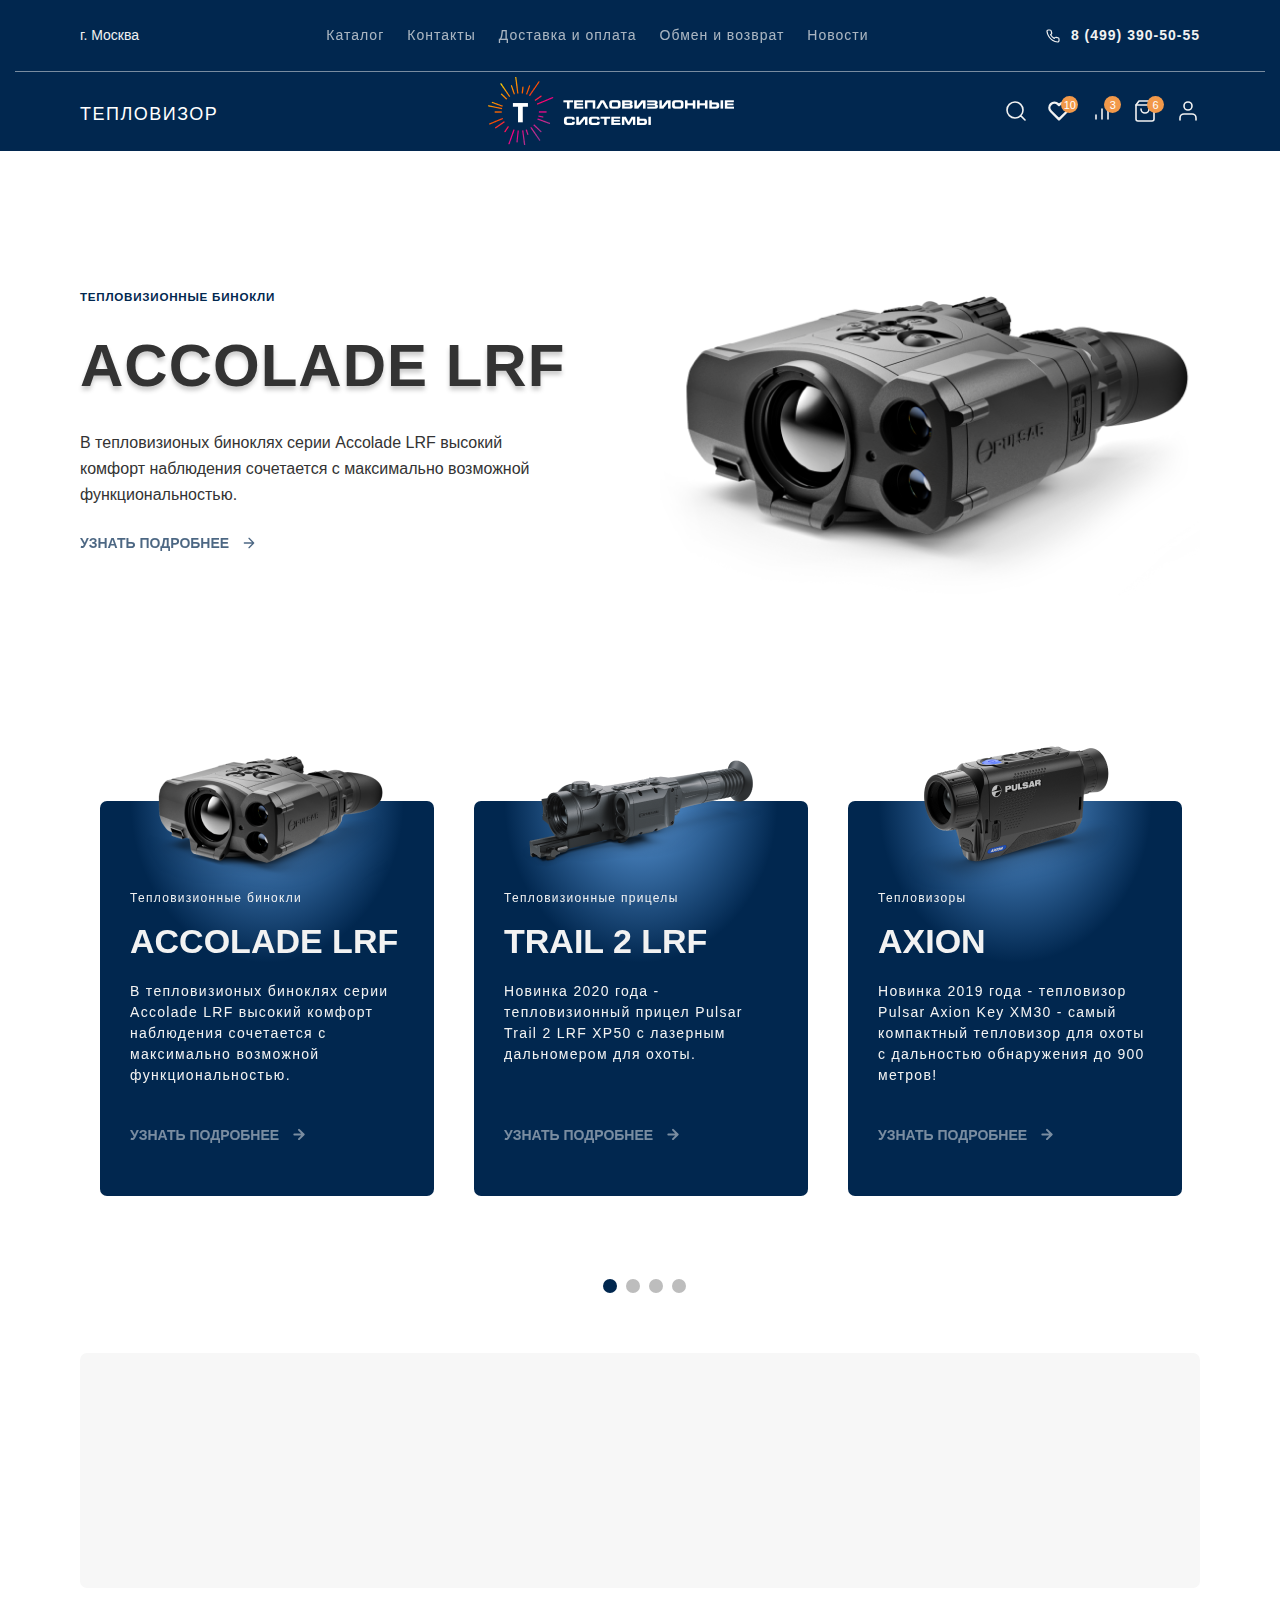
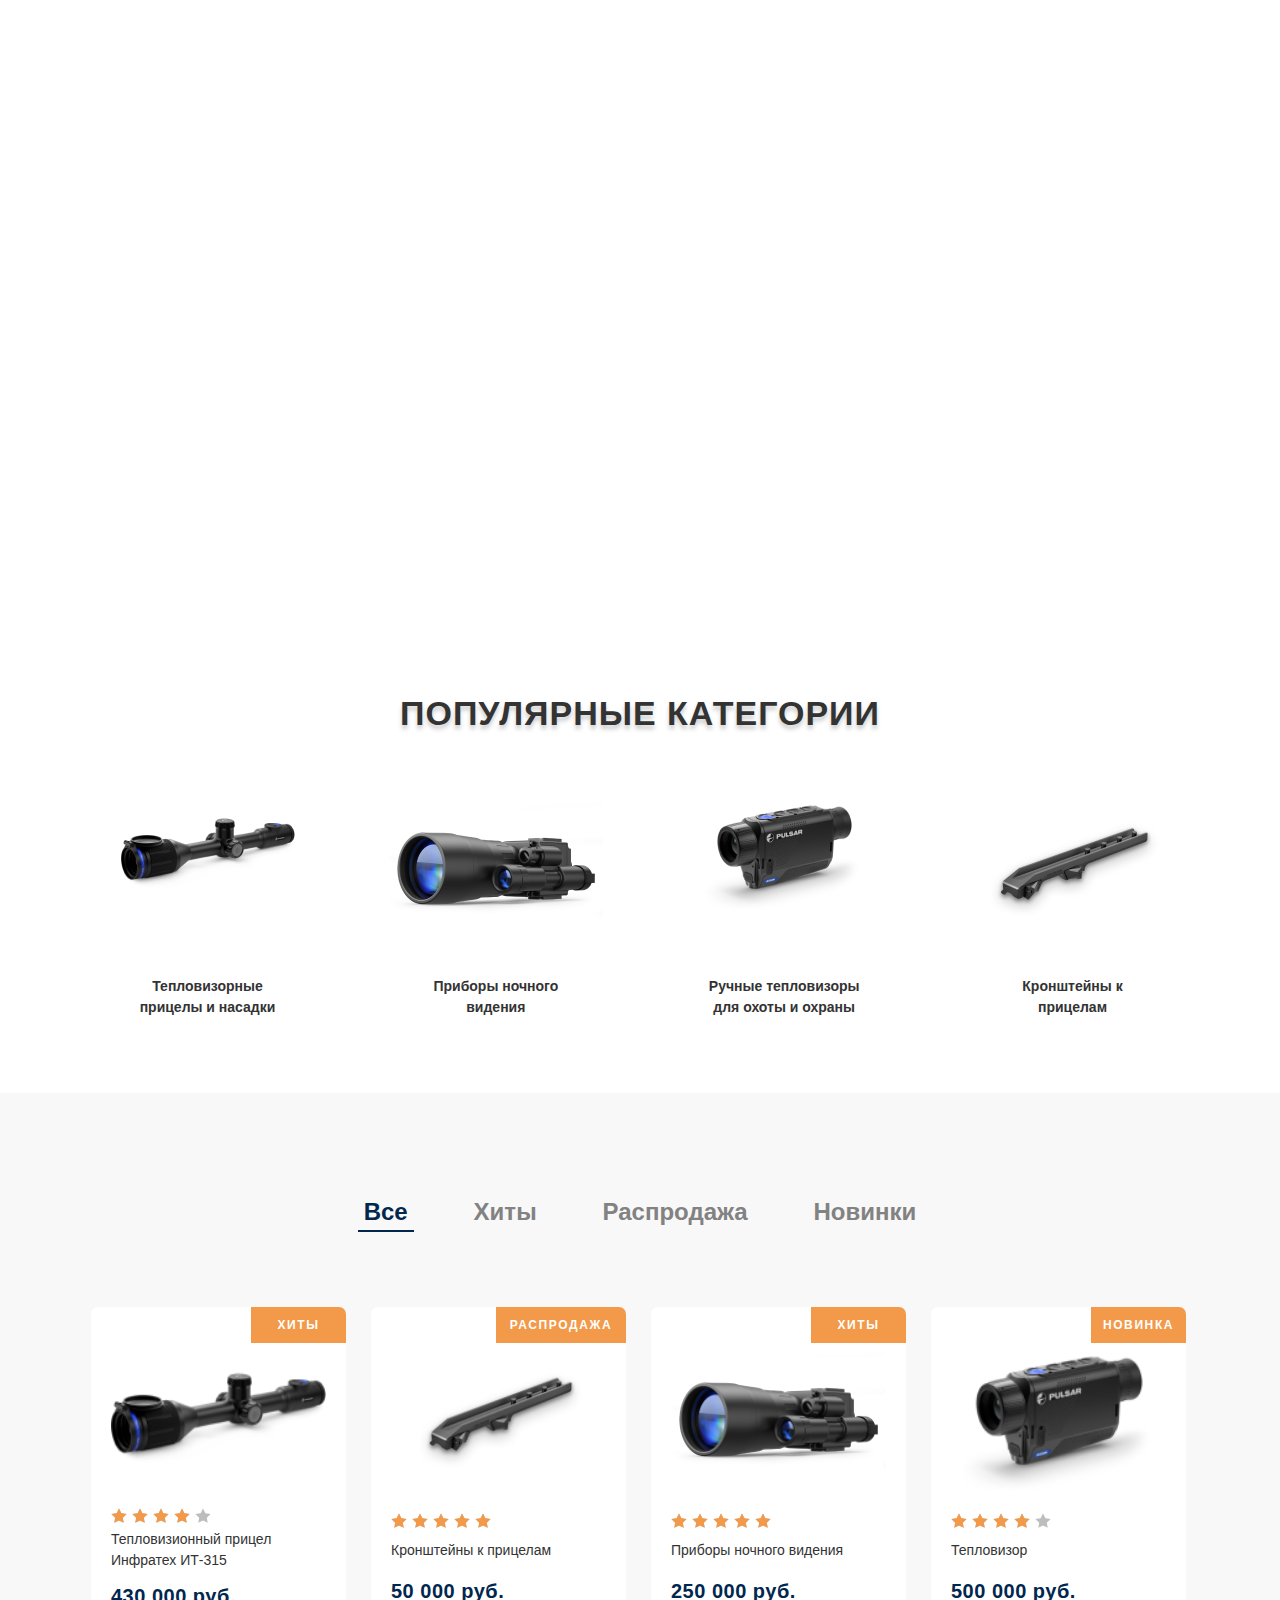
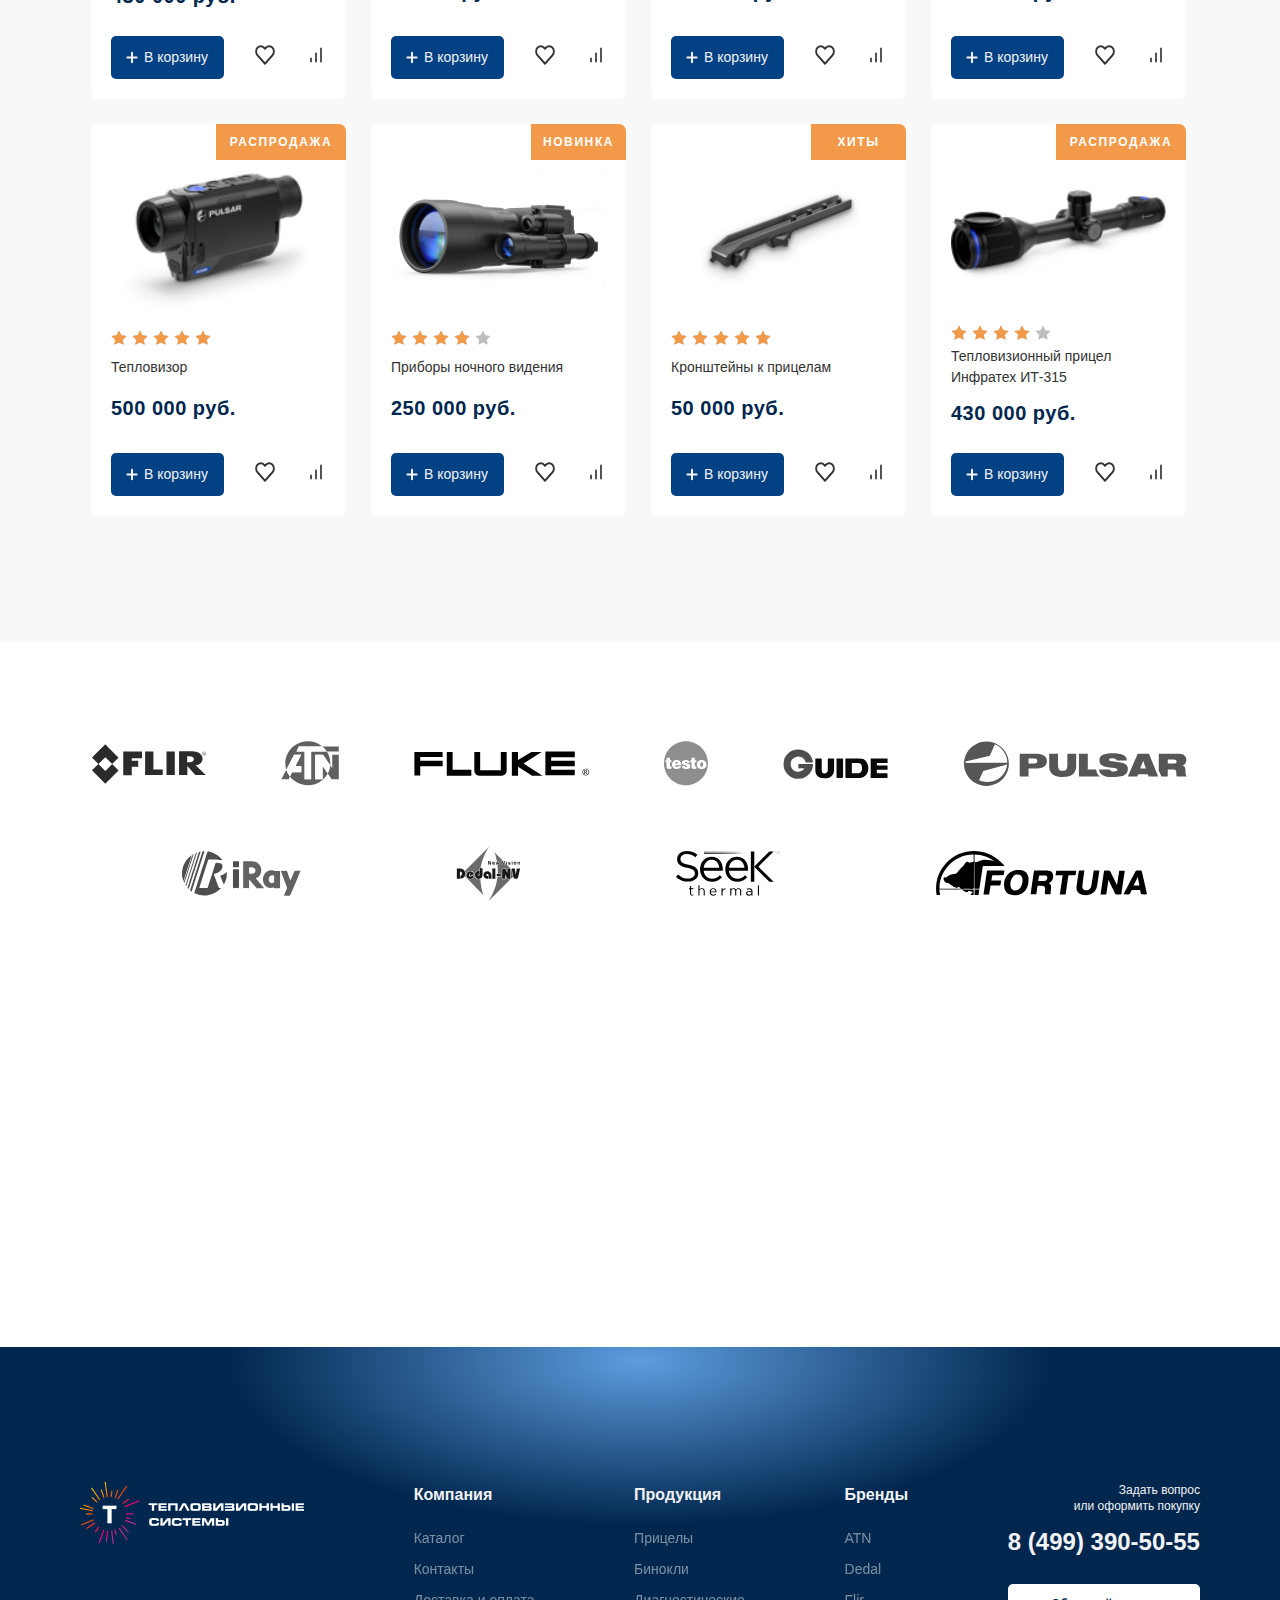
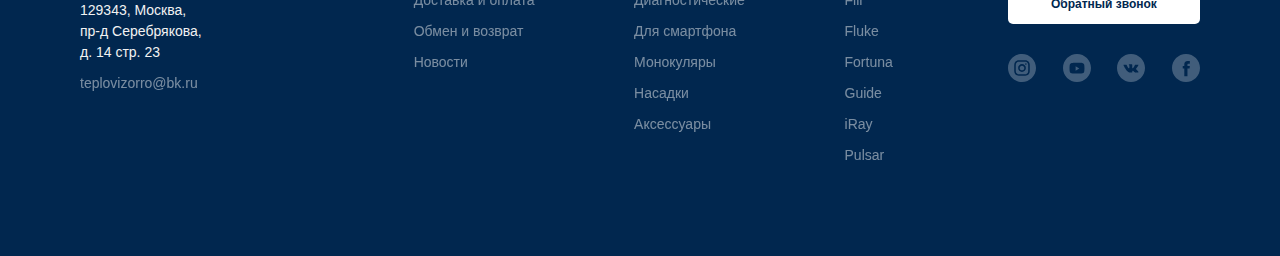
<file: index.html>
<!DOCTYPE html>
<html lang="ru">

<head>
    <meta charset="UTF-8">
    <meta name="viewport" content="width=device-width, initial-scale=1.0">
    <meta http-equiv="x-ua-compatible" content="ie=edge">

    <link rel="shortcut icon" href="images/favicons/favicon.ico">
    <link rel="icon" type="image/png" sizes="16x16" href="images/favicons/favicon-16x16.png">
    <link rel="icon" type="image/png" sizes="32x32" href="images/favicons/favicon-32x32.png">
    <link rel="icon" type="image/png" sizes="48x48" href="images/favicons/favicon-48x48.png">
    <link rel="manifest" href="images/favicons/manifest.json">
    <meta name="mobile-web-app-capable" content="yes">
    <meta name="theme-color" content="#fff">
    <meta name="application-name" content="My App">
    <link rel="apple-touch-icon" sizes="57x57" href="images/favicons/apple-touch-icon-57x57.png">
    <link rel="apple-touch-icon" sizes="60x60" href="images/favicons/apple-touch-icon-60x60.png">
    <link rel="apple-touch-icon" sizes="72x72" href="images/favicons/apple-touch-icon-72x72.png">
    <link rel="apple-touch-icon" sizes="76x76" href="images/favicons/apple-touch-icon-76x76.png">
    <link rel="apple-touch-icon" sizes="114x114" href="images/favicons/apple-touch-icon-114x114.png">
    <link rel="apple-touch-icon" sizes="120x120" href="images/favicons/apple-touch-icon-120x120.png">
    <link rel="apple-touch-icon" sizes="144x144" href="images/favicons/apple-touch-icon-144x144.png">
    <link rel="apple-touch-icon" sizes="152x152" href="images/favicons/apple-touch-icon-152x152.png">
    <link rel="apple-touch-icon" sizes="167x167" href="images/favicons/apple-touch-icon-167x167.png">
    <link rel="apple-touch-icon" sizes="180x180" href="images/favicons/apple-touch-icon-180x180.png">
    <link rel="apple-touch-icon" sizes="1024x1024" href="images/favicons/apple-touch-icon-1024x1024.png">
    <meta name="apple-mobile-web-app-capable" content="yes">
    <meta name="apple-mobile-web-app-status-bar-style" content="black-translucent">
    <meta name="apple-mobile-web-app-title" content="My App">
    <link rel="icon" type="image/png" sizes="228x228" href="images/favicons/coast-228x228.png">
    <meta name="msapplication-TileColor" content="#ffffff">
    <meta name="msapplication-TileImage" content="images/favicons/mstile-144x144.png">
    <meta name="msapplication-config" content="images/favicons/browserconfig.xml">
    <link rel="yandex-tableau-widget" href="images/favicons/yandex-browser-manifest.json">

    <title>Тепловизионные системы</title>

    <link rel="stylesheet" href="css/libs.min.css">
    <link rel="stylesheet" href="css/style.min.css">
</head>

<body>

    <div class="wrapper">

        <div class="content">

            <!-- header -->
            <header class="header">

                <div class="container-fluid">

                    <div class="header__top">

                        <div class="container">

                            <div class="header__top-inner">

                                <p class="header__top-city">г. Москва</p>

                                <nav class="menu">

                                    <!-- mobile menu -->
                                    <button class="menu__btn">

                                    </button>

                                    <ul class="menu__list">
                                        <li class="menu__list-item">
                                            <a class="menu__list-link" href="product-page.html"
                                                target="_blank">Каталог</a>
                                        </li>
                                        <li class="menu__list-item">
                                            <a class="menu__list-link" href="contacts.html" target="_blank">Контакты</a>
                                        </li>
                                        <li class="menu__list-item">
                                            <a class="menu__list-link" href="shipping-payment.html"
                                                target="_blank">Доставка и оплата</a>
                                        </li>
                                        <li class="menu__list-item">
                                            <a class="menu__list-link" href="exchange-return.html" target="_blank">Обмен
                                                и возврат</a>
                                        </li>
                                        <li class="menu__list-item">
                                            <a class="menu__list-link" href="news.html" target="_blank">Новости</a>
                                        </li>
                                    </ul>
                                </nav>

                                <a class="header__top-telephone" href="tel:84993905055">8 (499) 390-50-55</a>

                            </div>

                        </div>

                    </div>

                    <div class="header__bottom">

                        <div class="container">

                            <div class="header__bottom-inner">

                                <a class="header__bottom-thermal" href="product-one.html" target="_blank">
                                    Тепловизор</a>

                                <a class="logo" href="index.html">
                                    <img class="logo__images" src="images/icon/logo.png" alt="Лого">
                                </a>

                                <div class="header__users">

                                    <a class="header__search" href="#">
                                        <img class="header__search-img" src="images/icon/search-white.svg" alt="Поиск">
                                    </a>

                                    <a class="header__heart" href="#">
                                        <img class="header__heart-img" src="images/icon/heart-white.svg" alt="Лайк">
                                        <span class="header__heart-num">10</span>
                                    </a>

                                    <a class="header__compare" href="#">
                                        <img class="header__compare-img" src="images/icon/compare-white.svg"
                                            alt="Сравнить">
                                        <span class="header__compare-num">3</span>
                                    </a>

                                    <a class="header__box" href="#">
                                        <img class="header__box-img" src="images/icon/box-white.svg" alt="Контейнер">
                                        <span class="header__box-num">6</span>
                                    </a>

                                    <a class="header__client" href="#">
                                        <img class="header__client-img" src="images/icon/user-white.svg"
                                            alt="Пользователь">
                                    </a>

                                </div>

                            </div>

                        </div>

                    </div>

                </div>

            </header>



            <section class="overview">

                <div class="container">

                    <div class="overview__inner">

                        <div class="overview__desc wow animate__animated animate__backInLeft">
                            <h5 class="overview__desc-subtitle">Тепловизионные бинокли</h5>
                            <h3 class="overview__desc-title title">ACCOLADE LRF</h3>
                            <p class="overview__desc-text">
                                В тепловизионых биноклях серии Accolade LRF высокий комфорт наблюдения сочетается с
                                максимально возможной функциональностью.
                            </p>
                            <a class="overview__desc-link" href="#">Узнать подробнее</a>

                        </div>

                        <img class="overview__img wow animate__animated animate__backInRight"
                            src="images/overview/overview-img.png" alt="Тепловизионные бинокли">

                    </div>

                </div>

            </section>



            <section class="slider-products">

                <div class="container">

                    <div class="slider-products__inner">

                        <div class="slider-products__slider">

                            <div class="slider-products__box">
                                <div class="slider-products__item">

                                    <div class="slider-products__info">
                                        <img class="slider-products__images"
                                            src="images/slider-products/slider-products-item-1.png"
                                            alt="Тепловизионные бинокли">
                                        <h5 class="slider-products__subtitle">Тепловизионные бинокли</h5>
                                        <h3 class="slider-products__title">ACCOLADE LRF</h3>
                                        <p class="slider-products__desc">
                                            В тепловизионых биноклях серии Accolade LRF высокий комфорт наблюдения
                                            сочетается с
                                            максимально возможной функциональностью.
                                        </p>
                                        <a class="slider-products__detailed" href="#">Узнать подробнее</a>
                                    </div>

                                </div>
                            </div>

                            <div class="slider-products__box">

                                <div class="slider-products__item">

                                    <div class="slider-products__info">
                                        <img class="slider-products__images"
                                            src="images/slider-products/slider-products-item-2.png"
                                            alt="Тепловизионные прицелы">
                                        <h5 class="slider-products__subtitle">Тепловизионные прицелы</h5>
                                        <h3 class="slider-products__title">Trail 2 LRF</h3>
                                        <p class="slider-products__desc">
                                            Новинка 2020 года - тепловизионный прицел Pulsar Trail 2 LRF XP50 с лазерным
                                            дальномером
                                            для охоты.
                                        </p>
                                        <a class="slider-products__detailed" href="#">Узнать подробнее</a>
                                    </div>

                                </div>
                            </div>

                            <div class="slider-products__box">
                                <div class="slider-products__item">

                                    <div class="slider-products__info">
                                        <img class="slider-products__images"
                                            src="images/slider-products/slider-products-item-3.png" alt="Тепловизоры">
                                        <h5 class="slider-products__subtitle">Тепловизоры</h5>
                                        <h3 class="slider-products__title">AXION</h3>
                                        <p class="slider-products__desc">
                                            Новинка 2019 года - тепловизор Pulsar Axion Key XM30 - самый компактный
                                            тепловизор
                                            для
                                            охоты с дальностью обнаружения до 900 метров!
                                        </p>
                                        <a class="slider-products__detailed" href="#">Узнать подробнее</a>
                                    </div>

                                </div>
                            </div>

                            <div class="slider-products__box">

                                <div class="slider-products__item">

                                    <div class="slider-products__info">
                                        <img class="slider-products__images"
                                            src="images/slider-products/slider-products-item-2.png"
                                            alt="Тепловизионные прицелы">
                                        <h5 class="slider-products__subtitle">Тепловизионные прицелы</h5>
                                        <h3 class="slider-products__title">Trail 2 LRF</h3>
                                        <p class="slider-products__desc">
                                            Новинка 2020 года - тепловизионный прицел Pulsar Trail 2 LRF XP50 с лазерным
                                            дальномером
                                            для охоты.
                                        </p>
                                        <a class="slider-products__detailed" href="#">Узнать подробнее</a>
                                    </div>

                                </div>
                            </div>

                        </div>

                    </div>

                </div>

            </section>



            <section class="reliability">

                <div class="container">

                    <div class="reliability__inner">

                        <div class="reliability__item wow animate__animated animate__backInUp">
                            <img class="reliability__item-img" src="images/reliability/delivery.svg" alt="Доставка">
                            <div class="reliability__info">
                                <h3 class="reliability__info-title">Доставка</h3>
                                <p class="reliability__info-desc">
                                    Возможность получить товар удобным для вас способом
                                </p>
                            </div>
                        </div>

                        <div class="reliability__item wow animate__animated animate__backInUp">
                            <img class="reliability__item-img" src="images/reliability/warranty.svg" alt="Гарантия">
                            <div class="reliability__info">
                                <h3 class="reliability__info-title">Гарантия</h3>
                                <p class="reliability__info-desc">
                                    Вся продукция имеет гарантийный срок обслуживания
                                </p>
                            </div>
                        </div>

                        <div class="reliability__item wow animate__animated animate__backInUp">
                            <img class="reliability__item-img" src="images/reliability/payment.svg" alt="Оплата">
                            <div class="reliability__info">
                                <h3 class="reliability__info-title">Оплата</h3>
                                <p class="reliability__info-desc">
                                    Оплата наличными, банковской картой курьеру или онлайн
                                </p>
                            </div>
                        </div>

                    </div>

                </div>

            </section>


            <section class="advantages">

                <div class="container">

                    <div class="advantages__inner">

                        <div class="advantages__construction wow animate__animated animate__backInLeft">
                            <h3 class="advantages__construction-title">Тепловизоры для <br> строительства</h3>
                            <p class="advantages__construction-desc">
                                Строительный тепловизор применяется как эффективное средство неразрушающего контроля и
                                позволяет выявлять
                            </p>
                            <a class="advantages__construction-link arrow-right" href="#">Перейти к категории</a>

                        </div>

                        <div class="advantages__hunting wow animate__animated animate__backInRight">
                            <h3 class="advantages__hunting-title">Тепловизоры для <br> охоты</h3>
                            <p class="advantages__hunting-desc">
                                Четкое высококонтрастное тепловизионное изображение обеспечивает улучшенную
                                идентификацию животных
                            </p>
                            <a class="advantages__hunting-link arrow-right" href="#">Перейти к категории</a>
                        </div>

                    </div>

                </div>

            </section>



            <section class="popular">

                <div class="container">

                    <h2 class="popular__title title">Популярные категории</h2>

                    <div class="popular__inner">

                        <div class="popular__item">
                            <img class="popular__item-img" src="images/popular/popular-item-1.png"
                                alt="Тепловизорные прицелы и насадки">
                            <h4 class="popular__item-title">Тепловизорные прицелы и насадки</h4>
                        </div>

                        <div class="popular__item">
                            <img class="popular__item-img" src="images/popular/popular-item-2.png"
                                alt="Приборы ночного видения">
                            <h4 class="popular__item-title">Приборы ночного видения</h4>
                        </div>

                        <div class="popular__item">
                            <img class="popular__item-img" src="images/popular/popular-item-3.png"
                                alt="Ручные тепловизоры для охоты и охраны">
                            <h4 class="popular__item-title">Ручные тепловизоры для охоты и охраны</h4>
                        </div>

                        <div class="popular__item">
                            <img class="popular__item-img" src="images/popular/popular-item-4.png"
                                alt="Кронштейны к прицелам">
                            <h4 class="popular__item-title">Кронштейны к прицелам</h4>
                        </div>

                    </div>

                </div>

            </section>



            <section class="categories">

                <div class="container">

                    <div class="categories__select">

                        <div class="categories__box">
                            <button class="categories__box-item categories__box-item--active" type="button"
                                data-filter=".all">Все</button>
                            <button class="categories__box-item" type="button" data-filter=".hits">Хиты</button>
                            <button class="categories__box-item" type="button" data-filter=".sale">Распродажа</button>
                            <button class="categories__box-item" type="button" data-filter=".new">Новинки</button>
                        </div>

                        <div class="categories__inner">

                            <div class="categories__slider-item select-hits mix all hits" data-order="1">

                                <div class="categories__slider-pic">
                                    <img class="categories__slider-img" src="images/categories/categories-item-1.png"
                                        alt="Тепловизионный прицел">
                                </div>

                                <div class="rateyo" data-rateyo-rating="4"></div>
                                <h4 class="categories__slider-title">Тепловизионный прицел Инфратех ИТ-315</h4>
                                <p class="categories__slider-price">430 000 руб.</p>

                                <div class="categories__info">
                                    <button class="categories__info-btn button-blue">В корзину</button>
                                    <a class="categories__info-like" href="#">
                                        <img class="categories__info-img" src="images/icon/heart-black.svg" alt="Лайк">
                                    </a>
                                    <a class="categories__info-compare" href="#">
                                        <img class="categories__info-img" src="images/icon/compare-black.svg"
                                            alt="Сравнить">
                                    </a>
                                </div>

                            </div>

                            <div class="categories__slider-item select-sale mix all sale" data-order="4">

                                <div class="categories__slider-pic">
                                    <img class="categories__slider-img" src="images/categories/categories-item-4.png"
                                        alt="Кронштейны к прицелам">
                                </div>

                                <div class="rateyo" data-rateyo-rating="5"></div>
                                <h4 class="categories__slider-title">Кронштейны к прицелам</h4>
                                <p class="categories__slider-price">50 000 руб.</p>

                                <div class="categories__info">
                                    <button class="categories__info-btn button-blue">В корзину</button>
                                    <a class="categories__info-like" href="#">
                                        <img class="categories__info-img" src="images/icon/heart-black.svg" alt="Лайк">
                                    </a>
                                    <a class="categories__info-compare" href="#">
                                        <img class="categories__info-img" src="images/icon/compare-black.svg"
                                            alt="Сравнить">
                                    </a>
                                </div>

                            </div>

                            <div class="categories__slider-item select-hits mix all hits" data-order="2">

                                <div class="categories__slider-pic">
                                    <img class="categories__slider-img" src="images/categories/categories-item-2.png"
                                        alt="Приборы ночного видения">
                                </div>

                                <div class="rateyo" data-rateyo-rating="5"></div>
                                <h4 class="categories__slider-title">Приборы ночного видения</h4>
                                <p class="categories__slider-price">250 000 руб.</p>

                                <div class="categories__info">
                                    <button class="categories__info-btn button-blue">В корзину</button>
                                    <a class="categories__info-like" href="#">
                                        <img class="categories__info-img" src="images/icon/heart-black.svg" alt="Лайк">
                                    </a>
                                    <a class="categories__info-compare" href="#">
                                        <img class="categories__info-img" src="images/icon/compare-black.svg"
                                            alt="Сравнить">
                                    </a>
                                </div>

                            </div>

                            <div class="categories__slider-item select-new mix all new" data-order="5">

                                <div class="categories__slider-pic">
                                    <img class="categories__slider-img" src="images/categories/categories-item-3.png"
                                        alt="Тепловизор">
                                </div>

                                <div class="rateyo" data-rateyo-rating="4"></div>
                                <h4 class="categories__slider-title">Тепловизор</h4>
                                <p class="categories__slider-price">500 000 руб.</p>

                                <div class="categories__info">
                                    <button class="categories__info-btn button-blue">В корзину</button>
                                    <a class="categories__info-like" href="#">
                                        <img class="categories__info-img" src="images/icon/heart-black.svg" alt="Лайк">
                                    </a>
                                    <a class="categories__info-compare" href="#">
                                        <img class="categories__info-img" src="images/icon/compare-black.svg"
                                            alt="Сравнить">
                                    </a>
                                </div>

                            </div>

                            <div class="categories__slider-item select-sale mix all sale" data-order="3">

                                <div class="categories__slider-pic">
                                    <img class="categories__slider-img" src="images/categories/categories-item-3.png"
                                        alt="Тепловизор">
                                </div>

                                <div class="rateyo" data-rateyo-rating="5"></div>
                                <h4 class="categories__slider-title">Тепловизор</h4>
                                <p class="categories__slider-price">500 000 руб.</p>

                                <div class="categories__info">
                                    <button class="categories__info-btn button-blue">В корзину</button>
                                    <a class="categories__info-like" href="#">
                                        <img class="categories__info-img" src="images/icon/heart-black.svg" alt="Лайк">
                                    </a>
                                    <a class="categories__info-compare" href="#">
                                        <img class="categories__info-img" src="images/icon/compare-black.svg"
                                            alt="Сравнить">
                                    </a>
                                </div>

                            </div>

                            <div class="categories__slider-item select-new mix all new" data-order="6">

                                <div class="categories__slider-pic">
                                    <img class="categories__slider-img" src="images/categories/categories-item-2.png"
                                        alt="Приборы ночного видения">
                                </div>

                                <div class="rateyo" data-rateyo-rating="4"></div>
                                <h4 class="categories__slider-title">Приборы ночного видения</h4>
                                <p class="categories__slider-price">250 000 руб.</p>

                                <div class="categories__info">
                                    <button class="categories__info-btn button-blue">В корзину</button>
                                    <a class="categories__info-like" href="#">
                                        <img class="categories__info-img" src="images/icon/heart-black.svg" alt="Лайк">
                                    </a>
                                    <a class="categories__info-compare" href="#">
                                        <img class="categories__info-img" src="images/icon/compare-black.svg"
                                            alt="Сравнить">
                                    </a>
                                </div>

                            </div>

                            <div class="categories__slider-item select-hits mix all hits" data-order="7">

                                <div class="categories__slider-pic">
                                    <img class="categories__slider-img" src="images/categories/categories-item-4.png"
                                        alt="Кронштейны к прицелам">
                                </div>

                                <div class="rateyo" data-rateyo-rating="5"></div>
                                <h4 class="categories__slider-title">Кронштейны к прицелам</h4>
                                <p class="categories__slider-price">50 000 руб.</p>

                                <div class="categories__info">
                                    <button class="categories__info-btn button-blue">В корзину</button>
                                    <a class="categories__info-like" href="#">
                                        <img class="categories__info-img" src="images/icon/heart-black.svg" alt="Лайк">
                                    </a>
                                    <a class="categories__info-compare" href="#">
                                        <img class="categories__info-img" src="images/icon/compare-black.svg"
                                            alt="Сравнить">
                                    </a>
                                </div>

                            </div>

                            <div class="categories__slider-item select-sale mix all sale" data-order="8">

                                <div class="categories__slider-pic">
                                    <img class="categories__slider-img" src="images/categories/categories-item-1.png"
                                        alt="Тепловизионный прицел">
                                </div>

                                <div class="rateyo" data-rateyo-rating="4"></div>
                                <h4 class="categories__slider-title">Тепловизионный прицел Инфратех ИТ-315</h4>
                                <p class="categories__slider-price">430 000 руб.</p>

                                <div class="categories__info">
                                    <button class="categories__info-btn button-blue">В корзину</button>
                                    <a class="categories__info-like" href="#">
                                        <img class="categories__info-img" src="images/icon/heart-black.svg" alt="Лайк">
                                    </a>
                                    <a class="categories__info-compare" href="#">
                                        <img class="categories__info-img" src="images/icon/compare-black.svg"
                                            alt="Сравнить">
                                    </a>
                                </div>

                            </div>

                        </div>

                    </div>

                </div>

            </section>



            <section class="brands">
                <div class="container">
                    <div class="brands__inner">
                        <img class="brands__images" src="images/brands/brands-flir.svg" alt="flir">
                        <img class="brands__images" src="images/brands/brands-atn.svg" alt="atn">
                        <img class="brands__images" src="images/brands/brands-fluke.svg" alt="fluke">
                        <img class="brands__images" src="images/brands/brands-testo.svg" alt="testo">
                        <img class="brands__images" src="images/brands/brands-guide.svg" alt="guide">
                        <img class="brands__images" src="images/brands/brands-pulsar.svg" alt="pulsar">
                        <img class="brands__images" src="images/brands/brands-iray.svg" alt="iray">
                        <img class="brands__images" src="images/brands/brands-dedal.svg" alt="dedal">
                        <img class="brands__images" src="images/brands/brands-seek.svg" alt="seek">
                        <img class="brands__images" src="images/brands/brands-fortuna.svg" alt="fortuna">
                    </div>
                </div>
            </section>



            <section class="questions">

                <div class="container">

                    <div class="questions__item wow animate__animated animate__backInUp">

                        <h3 class="questions__item-title title">Остались вопросы?</h3>

                        <p class="questions__item-desc">
                            Задайте их сейчас, позвонив по телефону 8 (499) 390-50-55 или через форму обратной связи
                        </p>

                        <form class="questions__form">
                            <input type="text" class="questions__form-input" placeholder="Укажите ваш номер">
                            <button class="questions__form-btn button-blue">Перезвоните мне</button>
                        </form>

                        <p class="questions__item-subtitle">
                            Я даю согласие на обработку моих персональных данных
                        </p>

                    </div>

                </div>

            </section>

            <!--  content перед footer -->
        </div>

        <!-- footer  -->
        <footer class="footer">

            <div class="container">

                <div class="footer__inner">

                    <div class="footer__item footer__item--address">
                        <a class="footer__logo" href="#">
                            <img class="footer__logo-img" src="images/footer/logo.png" alt="Лого">
                        </a>
                        <div class="footer__address">
                            <p class="footer__address-city">
                                129343, Москва, пр-д Серебрякова, д. 14 стр. 23
                            </p>
                            <a class="footer__email" href="mailto:teplovizorro@bk.ru">teplovizorro@bk.ru</a>
                        </div>
                    </div>

                    <div class="footer__item footer__item--company footer__company">
                        <h4 class="footer__item-title">Компания</h4>
                        <ul class="footer__list">
                            <li class="footer__list-item">
                                <a class="footer__list-link" href="product-page.html" target="_blank">Каталог</a>
                            </li>
                            <li class="footer__list-item">
                                <a class="footer__list-link" href="contacts.html" target="_blank">Контакты</a>
                            </li>
                            <li class="footer__list-item">
                                <a class="footer__list-link" href="shipping-payment.html" target="_blank">Доставка и
                                    оплата</a>
                            </li>
                            <li class="footer__list-item">
                                <a class="footer__list-link" href="exchange-return.html" target="_blank">Обмен и
                                    возврат</a>
                            </li>
                            <li class="footer__list-item">
                                <a class="footer__list-link" href="news.html" target="_blank">Новости</a>
                            </li>
                        </ul>
                    </div>

                    <div class="footer__item footer__item--products footer__products">
                        <h4 class="footer__item-title">Продукция</h4>
                        <ul class="footer__list">
                            <li class="footer__list-item">
                                <a class="footer__list-link" href="#">Прицелы</a>
                            </li>
                            <li class="footer__list-item">
                                <a class="footer__list-link" href="#">Бинокли</a>
                            </li>
                            <li class="footer__list-item">
                                <a class="footer__list-link" href="#">Диагностические</a>
                            </li>
                            <li class="footer__list-item">
                                <a class="footer__list-link" href="#">Для смартфона</a>
                            </li>
                            <li class="footer__list-item">
                                <a class="footer__list-link" href="#">Монокуляры</a>
                            </li>
                            <li class="footer__list-item">
                                <a class="footer__list-link" href="#">Насадки</a>
                            </li>
                            <li class="footer__list-item">
                                <a class="footer__list-link" href="#">Аксессуары</a>
                            </li>
                        </ul>
                    </div>

                    <div class="footer__item footer__item--brands footer__brands">
                        <h4 class="footer__item-title">Бренды</h4>
                        <ul class="footer__list">
                            <li class="footer__list-item">
                                <a class="footer__list-link" href="#">ATN</a>
                            </li>
                            <li class="footer__list-item">
                                <a class="footer__list-link" href="#">Dedal</a>
                            </li>
                            <li class="footer__list-item">
                                <a class="footer__list-link" href="#">Flir</a>
                            </li>
                            <li class="footer__list-item">
                                <a class="footer__list-link" href="#">Fluke</a>
                            </li>
                            <li class="footer__list-item">
                                <a class="footer__list-link" href="#">Fortuna</a>
                            </li>
                            <li class="footer__list-item">
                                <a class="footer__list-link" href="#">Guide</a>
                            </li>
                            <li class="footer__list-item">
                                <a class="footer__list-link" href="#">iRay</a>
                            </li>
                            <li class="footer__list-item">
                                <a class="footer__list-link" href="#">Pulsar</a>
                            </li>
                        </ul>
                    </div>

                    <div class="footer__item footer__item--feedback">
                        <p class="footer__question">Задать вопрос <br> или оформить покупку</p>
                        <a class="footer__telephone" href="tel:84993905055">8 (499) 390-50-55</a>
                        <a class="footer__back-link button-white" href="#">Обратный звонок</a>

                        <div class="footer__social">
                            <a class="footer__social-instagram" href="#">
                                <svg width="28" height="28" viewBox="0 0 28 28" fill="none"
                                    xmlns="http://www.w3.org/2000/svg">
                                    <g opacity="0.5">
                                        <path fill-rule="evenodd" clip-rule="evenodd"
                                            d="M14 0C6.26801 0 0 6.26801 0 14C0 21.732 6.26801 28 14 28C21.732 28 28 21.732 28 14C28 6.26801 21.732 0 14 0ZM10.7921 6.26933C11.6218 6.23158 11.8869 6.22234 13.9992 6.22234H13.9968C16.1098 6.22234 16.3739 6.23158 17.2035 6.26933C18.0315 6.30725 18.5971 6.43833 19.0929 6.63067C19.6049 6.82917 20.0376 7.09491 20.4702 7.52755C20.9029 7.95986 21.1686 8.3938 21.3679 8.90535C21.5591 9.39989 21.6904 9.96507 21.7293 10.7931C21.7665 11.6227 21.7763 11.8878 21.7763 14.0001C21.7763 16.1124 21.7665 16.3769 21.7293 17.2065C21.6904 18.0342 21.5591 18.5995 21.3679 19.0942C21.1686 19.6056 20.9029 20.0396 20.4702 20.4719C20.0381 20.9045 19.6048 21.1709 19.0934 21.3696C18.5985 21.5619 18.0327 21.693 17.2047 21.7309C16.375 21.7687 16.1107 21.7779 13.9982 21.7779C11.8861 21.7779 11.6211 21.7687 10.7915 21.7309C9.96364 21.693 9.39828 21.5619 8.90342 21.3696C8.39218 21.1709 7.95824 20.9045 7.52609 20.4719C7.09361 20.0396 6.82786 19.6056 6.62904 19.0941C6.43686 18.5995 6.30577 18.0344 6.26769 17.2063C6.2301 16.3767 6.2207 16.1124 6.2207 14.0001C6.2207 11.8878 6.23043 11.6225 6.26753 10.7929C6.3048 9.96523 6.43605 9.39989 6.62888 8.90519C6.82819 8.3938 7.09393 7.95986 7.52657 7.52755C7.95889 7.09507 8.39283 6.82933 8.90439 6.63067C9.39893 6.43833 9.96412 6.30725 10.7921 6.26933Z"
                                            fill="white" />
                                        <path fill-rule="evenodd" clip-rule="evenodd"
                                            d="M13.3187 7.77924C13.451 7.77903 13.5932 7.7791 13.7467 7.77917L13.9996 7.77924C16.0262 7.77924 16.2664 7.78652 17.0667 7.82289C17.8067 7.85673 18.2084 7.9804 18.4759 8.08431C18.8301 8.2219 19.0826 8.38637 19.3481 8.65206C19.6138 8.91774 19.7782 9.17078 19.9161 9.52503C20.02 9.7923 20.1438 10.194 20.1775 10.9341C20.2139 11.7343 20.2218 11.9747 20.2218 14.0006C20.2218 16.0265 20.2139 16.2668 20.1775 17.0671C20.1437 17.8072 20.02 18.2089 19.9161 18.4762C19.7786 18.8304 19.6138 19.0827 19.3481 19.3482C19.0825 19.6139 18.8303 19.7783 18.4759 19.9159C18.2087 20.0203 17.8067 20.1437 17.0667 20.1775C16.2666 20.2139 16.0262 20.2218 13.9996 20.2218C11.9729 20.2218 11.7327 20.2139 10.9326 20.1775C10.1926 20.1433 9.79093 20.0197 9.52323 19.9158C9.16902 19.7782 8.91602 19.6137 8.65036 19.348C8.38471 19.0823 8.22026 18.8299 8.08237 18.4755C7.97848 18.2083 7.85467 17.8066 7.82099 17.0664C7.78462 16.2662 7.77734 16.0258 7.77734 13.9987C7.77734 11.9716 7.78462 11.7324 7.82099 10.9322C7.85483 10.1921 7.97848 9.7904 8.08237 9.52281C8.21994 9.16856 8.38471 8.91553 8.65036 8.64984C8.91602 8.38415 9.16902 8.21968 9.52323 8.08178C9.79078 7.9774 10.1926 7.85405 10.9326 7.82004C11.6328 7.78841 11.9041 7.77893 13.3187 7.77734V7.77924ZM17.8872 9.33312C17.4578 9.33312 17.1094 9.6811 17.1094 10.1106C17.1094 10.54 17.4578 10.8884 17.8872 10.8884C18.3166 10.8884 18.665 10.54 18.665 10.1106C18.665 9.68123 18.3166 9.33285 17.8872 9.33285V9.33312ZM10.1104 13.9998C10.1104 11.852 11.8517 10.1106 13.9995 10.1105C16.1473 10.1105 17.8882 11.852 17.8882 13.9998C17.8882 16.1477 16.1475 17.8883 13.9996 17.8883C11.8518 17.8883 10.1104 16.1477 10.1104 13.9998Z"
                                            fill="white" />
                                        <path fill-rule="evenodd" clip-rule="evenodd"
                                            d="M13.9974 11.667C15.286 11.667 16.3307 12.7116 16.3307 14.0003C16.3307 15.2889 15.286 16.3337 13.9974 16.3337C12.7087 16.3337 11.6641 15.2889 11.6641 14.0003C11.6641 12.7116 12.7087 11.667 13.9974 11.667V11.667Z"
                                            fill="white" />
                                    </g>
                                </svg>
                            </a>

                            <a class="footer__social-youtube" href="#">
                                <svg width="28" height="28" viewBox="0 0 28 28" fill="none"
                                    xmlns="http://www.w3.org/2000/svg">
                                    <g opacity="0.5">
                                        <path fill-rule="evenodd" clip-rule="evenodd"
                                            d="M0 14C0 6.26801 6.26801 0 14 0C21.732 0 28 6.26801 28 14C28 21.732 21.732 28 14 28C6.26801 28 0 21.732 0 14ZM21.1546 10.5427C20.9829 9.88296 20.4768 9.36343 19.8343 9.18711C18.6698 8.86667 14 8.86667 14 8.86667C14 8.86667 9.33019 8.86667 8.16565 9.18711C7.52309 9.36343 7.01705 9.88296 6.84532 10.5427C6.53333 11.7384 6.53333 14.2333 6.53333 14.2333C6.53333 14.2333 6.53333 16.7281 6.84532 17.924C7.01705 18.5837 7.52309 19.1032 8.16565 19.2796C9.33019 19.6 14 19.6 14 19.6C14 19.6 18.6698 19.6 19.8343 19.2796C20.4768 19.1032 20.9829 18.5837 21.1546 17.924C21.4667 16.7281 21.4667 14.2333 21.4667 14.2333C21.4667 14.2333 21.4667 11.7384 21.1546 10.5427Z"
                                            fill="white" />
                                        <path fill-rule="evenodd" clip-rule="evenodd"
                                            d="M12.5996 16.7995V12.1328L16.3329 14.4662L12.5996 16.7995Z"
                                            fill="white" />
                                    </g>
                                </svg>
                            </a>

                            <a class="footer__social-vk" href="#">
                                <svg width="28" height="28" viewBox="0 0 28 28" fill="none"
                                    xmlns="http://www.w3.org/2000/svg">
                                    <g opacity="0.5">
                                        <path fill-rule="evenodd" clip-rule="evenodd"
                                            d="M0 14C0 6.26801 6.26801 0 14 0C21.732 0 28 6.26801 28 14C28 21.732 21.732 28 14 28C6.26801 28 0 21.732 0 14ZM14.7324 18.5944C14.7324 18.5944 15.0019 18.565 15.1399 18.4194C15.2663 18.2861 15.2619 18.0344 15.2619 18.0344C15.2619 18.0344 15.2451 16.8594 15.8009 16.6859C16.3487 16.5152 17.0521 17.8222 17.7985 18.3248C18.3624 18.7048 18.7904 18.6216 18.7904 18.6216L20.7851 18.5944C20.7851 18.5944 21.8281 18.5313 21.3336 17.7262C21.2927 17.6602 21.0451 17.1304 19.8509 16.042C18.5998 14.9028 18.7678 15.0871 20.2738 13.1162C21.1912 11.916 21.5578 11.1833 21.4432 10.87C21.3343 10.5703 20.6595 10.6499 20.6595 10.6499L18.4142 10.6635C18.4142 10.6635 18.2477 10.6413 18.1243 10.7137C18.0038 10.7847 17.9256 10.9503 17.9256 10.9503C17.9256 10.9503 17.5706 11.8787 17.0966 12.6688C16.0967 14.335 15.6972 14.4232 15.5336 14.3199C15.1531 14.0783 15.248 13.3506 15.248 12.8337C15.248 11.2184 15.4978 10.5452 14.7623 10.371C14.5183 10.3129 14.3387 10.2749 13.7142 10.2685C12.913 10.2606 12.2351 10.2713 11.851 10.4556C11.5953 10.5782 11.3981 10.8521 11.5186 10.8678C11.6669 10.8872 12.0029 10.9567 12.1811 11.1948C12.4112 11.5023 12.4031 12.192 12.4031 12.192C12.4031 12.192 12.5353 14.0934 12.0942 14.3293C11.7918 14.4913 11.3769 14.1608 10.4851 12.6487C10.0286 11.8744 9.6839 11.0184 9.6839 11.0184C9.6839 11.0184 9.61743 10.8585 9.49838 10.7725C9.35449 10.6685 9.15364 10.6363 9.15364 10.6363L7.02017 10.6499C7.02017 10.6499 6.69952 10.6585 6.58193 10.7954C6.47749 10.9166 6.5739 11.1682 6.5739 11.1682C6.5739 11.1682 8.2443 15.0046 10.136 16.9382C11.8707 18.7105 13.8398 18.5944 13.8398 18.5944H14.7324Z"
                                            fill="white" />
                                    </g>
                                </svg>
                            </a>

                            <a class="footer__social-facebook" href="#">
                                <svg width="28" height="28" viewBox="0 0 28 28" fill="none"
                                    xmlns="http://www.w3.org/2000/svg">
                                    <g opacity="0.5">
                                        <path fill-rule="evenodd" clip-rule="evenodd"
                                            d="M0 14C0 6.26801 6.26801 0 14 0C21.732 0 28 6.26801 28 14C28 21.732 21.732 28 14 28C6.26801 28 0 21.732 0 14ZM15.4592 22.2317V14.615H17.5618L17.8404 11.9902H15.4592L15.4628 10.6765C15.4628 9.99188 15.5279 9.62507 16.5111 9.62507H17.8255V7H15.7227C13.1968 7 12.3078 8.2733 12.3078 10.4146V11.9905H10.7333V14.6153H12.3078V22.2317H15.4592Z"
                                            fill="white" />
                                    </g>
                                </svg>
                            </a>

                        </div>

                    </div>

                </div>

            </div>

        </footer>

        <!-- wrapper -->
    </div>


    <!-- button up -->
    <div class="button__up">
        <img class="button__up-img" src="images/icon/button_up.svg" alt="Вверх">
    </div>


    <!-- <script src="https://ajax.googleapis.com/ajax/libs/jquery/3.5.1/jquery.min.js"></script> -->

    <script src="js/main.min.js"></script>

</body>

</html>
</file>
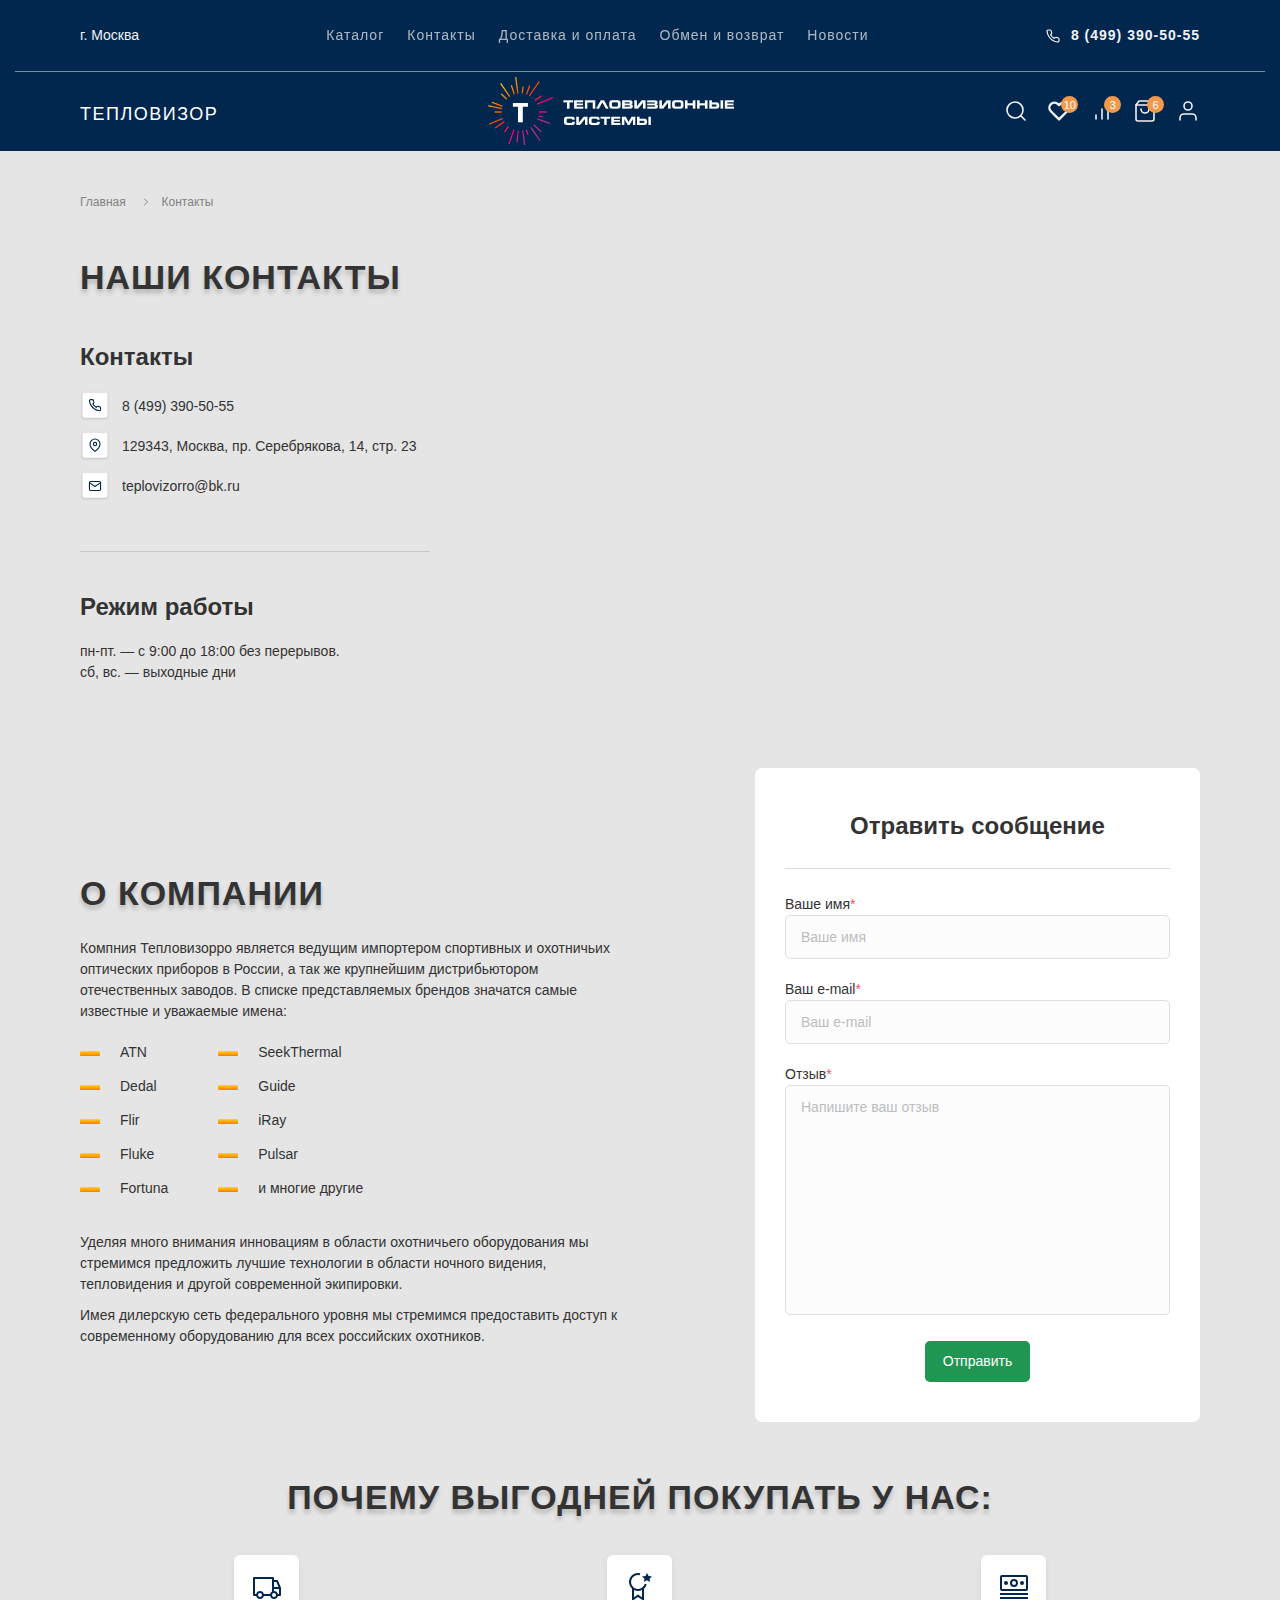
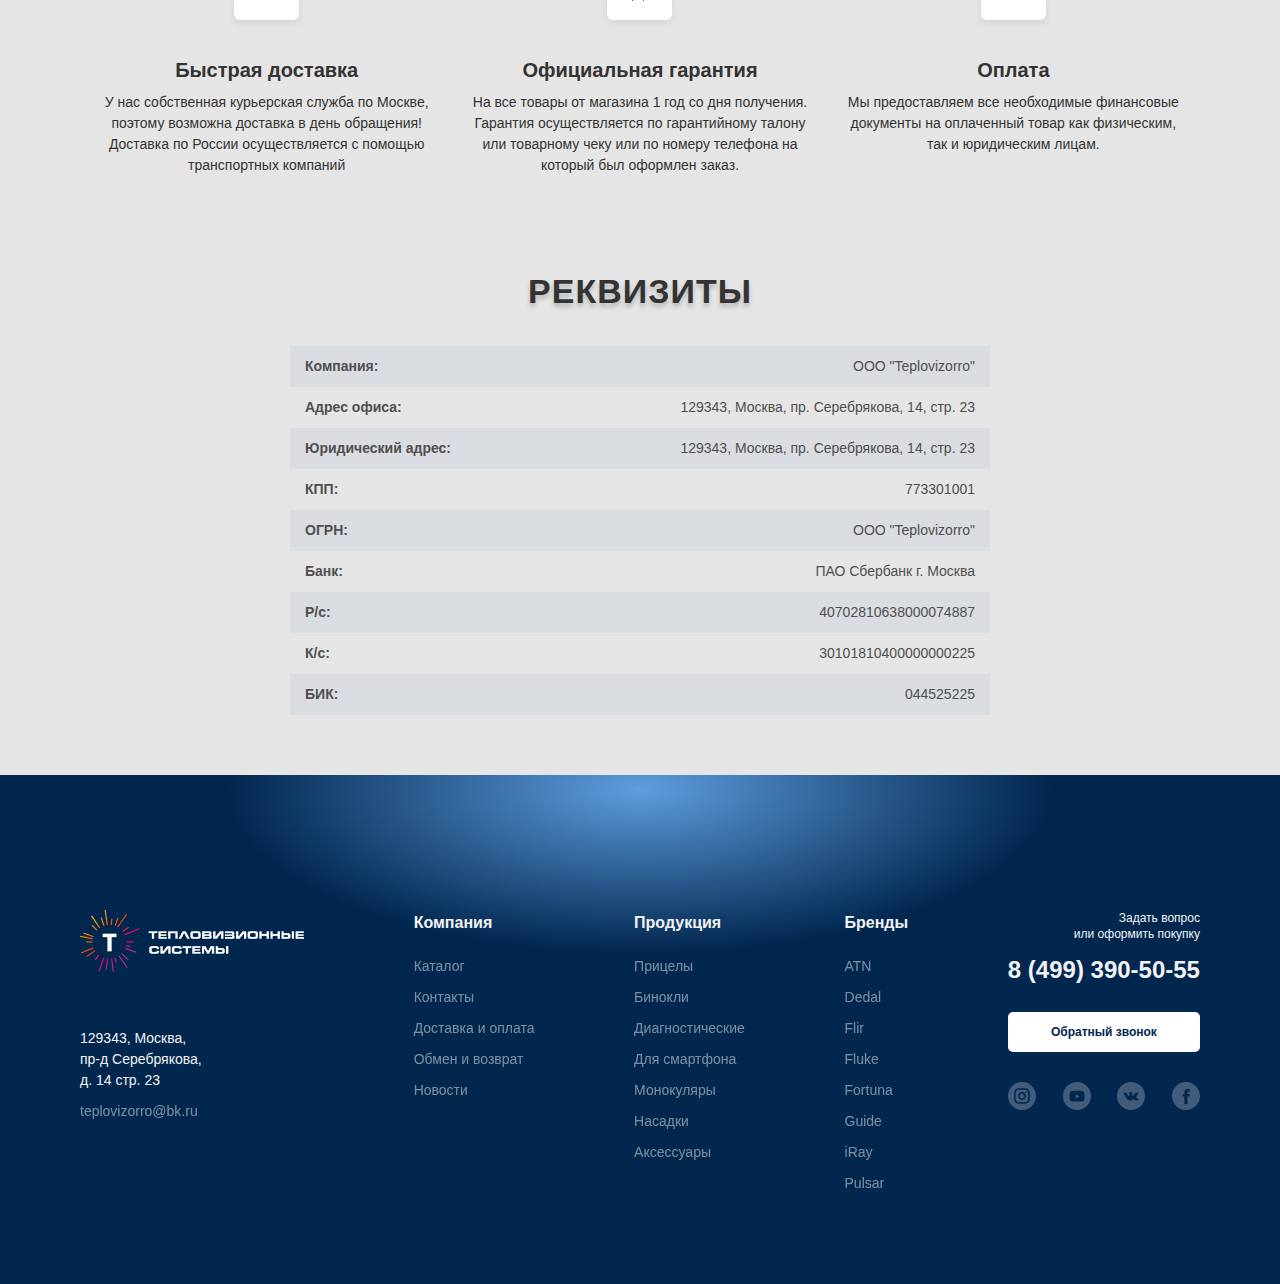
<file: contacts.html>
<!DOCTYPE html>
<html lang="ru">

<head>
    <meta charset="UTF-8">
    <meta name="viewport" content="width=device-width, initial-scale=1.0">
    <meta http-equiv="x-ua-compatible" content="ie=edge">

    <link rel="shortcut icon" href="images/favicons/favicon.ico">
    <link rel="icon" type="image/png" sizes="16x16" href="images/favicons/favicon-16x16.png">
    <link rel="icon" type="image/png" sizes="32x32" href="images/favicons/favicon-32x32.png">
    <link rel="icon" type="image/png" sizes="48x48" href="images/favicons/favicon-48x48.png">
    <link rel="manifest" href="images/favicons/manifest.json">
    <meta name="mobile-web-app-capable" content="yes">
    <meta name="theme-color" content="#fff">
    <meta name="application-name" content="My App">
    <link rel="apple-touch-icon" sizes="57x57" href="images/favicons/apple-touch-icon-57x57.png">
    <link rel="apple-touch-icon" sizes="60x60" href="images/favicons/apple-touch-icon-60x60.png">
    <link rel="apple-touch-icon" sizes="72x72" href="images/favicons/apple-touch-icon-72x72.png">
    <link rel="apple-touch-icon" sizes="76x76" href="images/favicons/apple-touch-icon-76x76.png">
    <link rel="apple-touch-icon" sizes="114x114" href="images/favicons/apple-touch-icon-114x114.png">
    <link rel="apple-touch-icon" sizes="120x120" href="images/favicons/apple-touch-icon-120x120.png">
    <link rel="apple-touch-icon" sizes="144x144" href="images/favicons/apple-touch-icon-144x144.png">
    <link rel="apple-touch-icon" sizes="152x152" href="images/favicons/apple-touch-icon-152x152.png">
    <link rel="apple-touch-icon" sizes="167x167" href="images/favicons/apple-touch-icon-167x167.png">
    <link rel="apple-touch-icon" sizes="180x180" href="images/favicons/apple-touch-icon-180x180.png">
    <link rel="apple-touch-icon" sizes="1024x1024" href="images/favicons/apple-touch-icon-1024x1024.png">
    <meta name="apple-mobile-web-app-capable" content="yes">
    <meta name="apple-mobile-web-app-status-bar-style" content="black-translucent">
    <meta name="apple-mobile-web-app-title" content="My App">
    <link rel="icon" type="image/png" sizes="228x228" href="images/favicons/coast-228x228.png">
    <meta name="msapplication-TileColor" content="#ffffff">
    <meta name="msapplication-TileImage" content="images/favicons/mstile-144x144.png">
    <meta name="msapplication-config" content="images/favicons/browserconfig.xml">
    <link rel="yandex-tableau-widget" href="images/favicons/yandex-browser-manifest.json">

    <title>Контакты</title>

    <link rel="stylesheet" href="css/libs.min.css">
    <link rel="stylesheet" href="css/style.min.css">
</head>

<body>

    <div class="wrapper">

        <div class="content">

            <!-- header -->
            <header class="header">

                <div class="container-fluid">

                    <div class="header__top">

                        <div class="container">

                            <div class="header__top-inner">

                                <p class="header__top-city">г. Москва</p>

                                <nav class="menu">

                                    <!-- mobile menu -->
                                    <button class="menu__btn">

                                    </button>

                                    <ul class="menu__list">
                                        <li class="menu__list-item">
                                            <a class="menu__list-link" href="product-page.html"
                                                target="_blank">Каталог</a>
                                        </li>
                                        <li class="menu__list-item">
                                            <a class="menu__list-link" href="contacts.html" target="_blank">Контакты</a>
                                        </li>
                                        <li class="menu__list-item">
                                            <a class="menu__list-link" href="shipping-payment.html"
                                                target="_blank">Доставка и оплата</a>
                                        </li>
                                        <li class="menu__list-item">
                                            <a class="menu__list-link" href="exchange-return.html" target="_blank">Обмен
                                                и возврат</a>
                                        </li>
                                        <li class="menu__list-item">
                                            <a class="menu__list-link" href="news.html" target="_blank">Новости</a>
                                        </li>
                                    </ul>
                                </nav>

                                <a class="header__top-telephone" href="tel:84993905055">8 (499) 390-50-55</a>

                            </div>

                        </div>

                    </div>

                    <div class="header__bottom">

                        <div class="container">

                            <div class="header__bottom-inner">

                                <a class="header__bottom-thermal" href="product-one.html" target="_blank">
                                    Тепловизор</a>

                                <a class="logo" href="index.html">
                                    <img class="logo__images" src="images/icon/logo.png" alt="Лого">
                                </a>

                                <div class="header__users">

                                    <a class="header__search" href="#">
                                        <img class="header__search-img" src="images/icon/search-white.svg" alt="Поиск">
                                    </a>

                                    <a class="header__heart" href="#">
                                        <img class="header__heart-img" src="images/icon/heart-white.svg" alt="Лайк">
                                        <span class="header__heart-num">10</span>
                                    </a>

                                    <a class="header__compare" href="#">
                                        <img class="header__compare-img" src="images/icon/compare-white.svg"
                                            alt="Сравнить">
                                        <span class="header__compare-num">3</span>
                                    </a>

                                    <a class="header__box" href="#">
                                        <img class="header__box-img" src="images/icon/box-white.svg" alt="Контейнер">
                                        <span class="header__box-num">6</span>
                                    </a>

                                    <a class="header__client" href="#">
                                        <img class="header__client-img" src="images/icon/user-white.svg"
                                            alt="Пользователь">
                                    </a>

                                </div>

                            </div>

                        </div>

                    </div>

                </div>

            </header>



            <section class="header__breadcrumbs breadcrumbs">

                <div class="container">

                    <div class="breadcrumbs__inner">

                        <ul class="breadcrumbs__list">
                            <li class="breadcrumbs__items">
                                <a class="breadcrumbs__link" href="#">
                                    <span class="breadcrumbs__span">Главная</span>
                                </a>
                            </li>

                            <li class="breadcrumbs__items">
                                <a class="breadcrumbs__link" href="#">
                                    <span class="breadcrumbs__span">Контакты</span>
                                </a>
                            </li>
                        </ul>

                    </div>

                </div>

            </section>




            <section class="contacts">

                <div class="container">

                    <h2 class="contacts__title title">Наши контакты</h2>

                    <div class="contacts__inner">

                        <div class="contacts__item">

                            <h3 class="contacts__item-contact">Контакты</h3>

                            <div class="contacts__list">

                                <div class="contacts__phone">
                                    <img class="contacts__phone-img" src="images/contacts/icon-phone.svg" alt="Телефон">
                                    <a class="contacts__phone-number" href="tel:84993905055">8 (499) 390-50-55</a>
                                </div>

                                <div class="contacts__map">
                                    <img class="contacts__map-img" src="images/contacts/icon-map.svg" alt="Карта">
                                    <a class="contacts__map-address" href="#">129343, Москва, пр. Серебрякова, 14, стр.
                                        23</a>
                                </div>

                                <div class="contacts__email">
                                    <img class="contacts__email-img" src="images/contacts/icon-email.svg" alt="Email">
                                    <a class="contacts__email-link"
                                        href="mailto:teplovizorro@bk.ru">teplovizorro@bk.ru</a>
                                </div>

                            </div>

                            <h3 class="contacts__item-work">Режим работы</h3>

                            <p class="contacts__item-desc">
                                <span>пн-пт.</span> — с 9:00 до 18:00 без перерывов.
                            </p>

                            <p class="contacts__item-desc">
                                <span>сб, вс.</span> — выходные дни
                            </p>

                        </div>

                        <div class="contacts__maps">
                            <iframe
                                src="https://www.google.com/maps/embed?pb=!1m18!1m12!1m3!1d2239.8880701334865!2d37.65413531604923!3d55.847256992170436!2m3!1f0!2f0!3f0!3m2!1i1024!2i768!4f13.1!3m3!1m2!1s0x46b536906b92062f%3A0xe619d2ceda06b823!2z0L_RgC3QtCDQodC10YDQtdCx0YDRj9C60L7QstCwLCAxNCDRgdGC0YDQvtC10L3QuNC1IDIzLCDQnNC-0YHQutCy0LAsINCg0L7RgdGB0LjRjywgMTI5MzQz!5e0!3m2!1sru!2sua!4v1612203576893!5m2!1sru!2sua"
                                width="730" height="360" frameborder="0" style="border:0;" allowfullscreen=""
                                aria-hidden="false" tabindex="0"></iframe>
                        </div>

                    </div>

                </div>

            </section>



            <section class="contacts-about">

                <div class="container">

                    <div class="contacts-about__inner">

                        <div class="contacts-about__item">
                            <h3 class="contacts-about__item-title title">О компании</h3>

                            <p class="contacts-about__item-desc">
                                Компния Тепловизорро является ведущим импортером спортивных и охотничьих оптических
                                приборов в России, а так же крупнейшим дистрибьютором отечественных заводов. В списке
                                представляемых брендов значатся самые известные и уважаемые имена:
                            </p>

                            <div class="contacts-about__box">
                                <ul class="contacts-about__list">
                                    <li class="contacts-about__list-item list-orange">ATN</li>
                                    <li class="contacts-about__list-item list-orange">Dedal</li>
                                    <li class="contacts-about__list-item list-orange">Flir</li>
                                    <li class="contacts-about__list-item list-orange">Fluke</li>
                                    <li class="contacts-about__list-item list-orange">Fortuna</li>
                                </ul>

                                <ul class="contacts-about__list">
                                    <li class="contacts-about__list-item list-orange">SeekThermal</li>
                                    <li class="contacts-about__list-item list-orange">Guide</li>
                                    <li class="contacts-about__list-item list-orange">iRay</li>
                                    <li class="contacts-about__list-item list-orange">Pulsar</li>
                                    <li class="contacts-about__list-item list-orange">и многие другие</li>
                                </ul>
                            </div>

                            <p class="contacts-about__item-desc">
                                Уделяя много внимания инновациям в области охотничьего оборудования мы стремимся
                                предложить лучшие технологии в области ночного видения, тепловидения и другой
                                современной экипировки.
                            </p>

                            <p class="contacts-about__item-desc">
                                Имея дилерскую сеть федерального уровня мы стремимся предоставить доступ к современному
                                оборудованию для всех российских охотников.
                            </p>

                        </div>

                        <form class="contacts-about__form">

                            <h4 class="contacts-about__form-title">Отравить сообщение</h4>

                            <label class="contacts-about__form-label">Ваше имя<span>*</span>
                                <input type="text" class="contacts-about__form-name" placeholder="Ваше имя" required>
                            </label>

                            <label class="contacts-about__form-label">Ваш e-mail<span>*</span>
                                <input type="text" class="contacts-about__form-email" placeholder="Ваш e-mail" required>
                            </label>

                            <label class="contacts-about__form-label">Отзыв<span>*</span>
                                <textarea class="contacts-about__form-feedback" placeholder="Напишите ваш отзыв"
                                    required></textarea>
                            </label>

                            <button class="contacts-about__form-btn button-green">Отправить</button>

                        </form>

                    </div>

                </div>

            </section>



            <section class="contacts-advantages">

                <div class="container">

                    <h3 class="contacts-advantages__title title">Почему выгодней покупать у нас:</h3>

                    <div class="contacts-advantages__inner">

                        <div class="contacts-advantages__item">
                            <img class="contacts-advantages__item-img"
                                src="images/contacts/contacts-advantages/delivery.svg" alt="Быстрая доставка">
                            <h4 class="contacts-advantages__item-title">Быстрая доставка</h4>
                            <p class="contacts-advantages__item-desc">
                                У нас собственная курьерская служба по Москве, поэтому возможна доставка в день
                                обращения! Доставка по России осуществляется с помощью транспортных компаний
                            </p>
                        </div>

                        <div class="contacts-advantages__item">
                            <img class="contacts-advantages__item-img"
                                src="images/contacts/contacts-advantages/warranty.svg" alt="Официальная гарантия">
                            <h4 class="contacts-advantages__item-title">Официальная гарантия</h4>
                            <p class="contacts-advantages__item-desc">
                                На все товары от магазина 1 год со дня получения. Гарантия осуществляется по
                                гарантийному талону или товарному чеку или по номеру телефона на который был оформлен
                                заказ.
                            </p>
                        </div>

                        <div class="contacts-advantages__item">
                            <img class="contacts-advantages__item-img"
                                src="images/contacts/contacts-advantages/payment.svg" alt="Оплата">
                            <h4 class="contacts-advantages__item-title">Оплата</h4>
                            <p class="contacts-advantages__item-desc">
                                Мы предоставляем все необходимые финансовые документы на оплаченный товар как
                                физическим, так и юридическим лицам.
                            </p>
                        </div>

                    </div>

                </div>

            </section>



            <section class="contacts-requisite">

                <div class="container">

                    <h3 class="contacts-requisite__title title">Реквизиты</h3>

                    <div class="contacts-requisite__inner">

                        <div class="contacts-requisite__list">
                            <p class="contacts-requisite__list-info">Компания:</p>
                            <p class="contacts-requisite__list-desc">ООО "Teplovizorro"</p>
                        </div>

                        <div class="contacts-requisite__list">
                            <p class="contacts-requisite__list-info">Адрес офиса:</p>
                            <p class="contacts-requisite__list-desc">129343, Москва, пр. Серебрякова, 14, стр. 23</p>
                        </div>

                        <div class="contacts-requisite__list">
                            <p class="contacts-requisite__list-info">Юридический адрес:</p>
                            <p class="contacts-requisite__list-desc">129343, Москва, пр. Серебрякова, 14, стр. 23</p>
                        </div>

                        <div class="contacts-requisite__list">
                            <p class="contacts-requisite__list-info">КПП:</p>
                            <p class="contacts-requisite__list-desc">773301001</p>
                        </div>

                        <div class="contacts-requisite__list">
                            <p class="contacts-requisite__list-info">ОГРН: </p>
                            <p class="contacts-requisite__list-desc">ООО "Teplovizorro"</p>
                        </div>

                        <div class="contacts-requisite__list">
                            <p class="contacts-requisite__list-info">Банк:</p>
                            <p class="contacts-requisite__list-desc">ПАО Сбербанк г. Москва</p>
                        </div>

                        <div class="contacts-requisite__list">
                            <p class="contacts-requisite__list-info">Р/с:</p>
                            <p class="contacts-requisite__list-desc">40702810638000074887
                            </p>
                        </div>

                        <div class="contacts-requisite__list">
                            <p class="contacts-requisite__list-info">К/с:</p>
                            <p class="contacts-requisite__list-desc">30101810400000000225
                            </p>
                        </div>

                        <div class="contacts-requisite__list">
                            <p class="contacts-requisite__list-info">БИК:</p>
                            <p class="contacts-requisite__list-desc">044525225</p>
                        </div>

                    </div>

                </div>

            </section>



            <!--  content перед footer -->
        </div>

        <!-- footer  -->
        <footer class="footer">

            <div class="container">

                <div class="footer__inner">

                    <div class="footer__item footer__item--address">
                        <a class="footer__logo" href="#">
                            <img class="footer__logo-img" src="images/footer/logo.png" alt="Лого">
                        </a>
                        <div class="footer__address">
                            <p class="footer__address-city">
                                129343, Москва, пр-д Серебрякова, д. 14 стр. 23
                            </p>
                            <a class="footer__email" href="mailto:teplovizorro@bk.ru">teplovizorro@bk.ru</a>
                        </div>
                    </div>

                    <div class="footer__item footer__item--company footer__company">
                        <h4 class="footer__item-title">Компания</h4>
                        <ul class="footer__list">
                            <li class="footer__list-item">
                                <a class="footer__list-link" href="product-page.html" target="_blank">Каталог</a>
                            </li>
                            <li class="footer__list-item">
                                <a class="footer__list-link" href="contacts.html" target="_blank">Контакты</a>
                            </li>
                            <li class="footer__list-item">
                                <a class="footer__list-link" href="shipping-payment.html" target="_blank">Доставка и
                                    оплата</a>
                            </li>
                            <li class="footer__list-item">
                                <a class="footer__list-link" href="exchange-return.html" target="_blank">Обмен и
                                    возврат</a>
                            </li>
                            <li class="footer__list-item">
                                <a class="footer__list-link" href="news.html" target="_blank">Новости</a>
                            </li>
                        </ul>
                    </div>

                    <div class="footer__item footer__item--products footer__products">
                        <h4 class="footer__item-title">Продукция</h4>
                        <ul class="footer__list">
                            <li class="footer__list-item">
                                <a class="footer__list-link" href="#">Прицелы</a>
                            </li>
                            <li class="footer__list-item">
                                <a class="footer__list-link" href="#">Бинокли</a>
                            </li>
                            <li class="footer__list-item">
                                <a class="footer__list-link" href="#">Диагностические</a>
                            </li>
                            <li class="footer__list-item">
                                <a class="footer__list-link" href="#">Для смартфона</a>
                            </li>
                            <li class="footer__list-item">
                                <a class="footer__list-link" href="#">Монокуляры</a>
                            </li>
                            <li class="footer__list-item">
                                <a class="footer__list-link" href="#">Насадки</a>
                            </li>
                            <li class="footer__list-item">
                                <a class="footer__list-link" href="#">Аксессуары</a>
                            </li>
                        </ul>
                    </div>

                    <div class="footer__item footer__item--brands footer__brands">
                        <h4 class="footer__item-title">Бренды</h4>
                        <ul class="footer__list">
                            <li class="footer__list-item">
                                <a class="footer__list-link" href="#">ATN</a>
                            </li>
                            <li class="footer__list-item">
                                <a class="footer__list-link" href="#">Dedal</a>
                            </li>
                            <li class="footer__list-item">
                                <a class="footer__list-link" href="#">Flir</a>
                            </li>
                            <li class="footer__list-item">
                                <a class="footer__list-link" href="#">Fluke</a>
                            </li>
                            <li class="footer__list-item">
                                <a class="footer__list-link" href="#">Fortuna</a>
                            </li>
                            <li class="footer__list-item">
                                <a class="footer__list-link" href="#">Guide</a>
                            </li>
                            <li class="footer__list-item">
                                <a class="footer__list-link" href="#">iRay</a>
                            </li>
                            <li class="footer__list-item">
                                <a class="footer__list-link" href="#">Pulsar</a>
                            </li>
                        </ul>
                    </div>

                    <div class="footer__item footer__item--feedback">
                        <p class="footer__question">Задать вопрос <br> или оформить покупку</p>
                        <a class="footer__telephone" href="tel:84993905055">8 (499) 390-50-55</a>
                        <a class="footer__back-link button-white" href="#">Обратный звонок</a>

                        <div class="footer__social">
                            <a class="footer__social-instagram" href="#">
                                <svg width="28" height="28" viewBox="0 0 28 28" fill="none"
                                    xmlns="http://www.w3.org/2000/svg">
                                    <g opacity="0.5">
                                        <path fill-rule="evenodd" clip-rule="evenodd"
                                            d="M14 0C6.26801 0 0 6.26801 0 14C0 21.732 6.26801 28 14 28C21.732 28 28 21.732 28 14C28 6.26801 21.732 0 14 0ZM10.7921 6.26933C11.6218 6.23158 11.8869 6.22234 13.9992 6.22234H13.9968C16.1098 6.22234 16.3739 6.23158 17.2035 6.26933C18.0315 6.30725 18.5971 6.43833 19.0929 6.63067C19.6049 6.82917 20.0376 7.09491 20.4702 7.52755C20.9029 7.95986 21.1686 8.3938 21.3679 8.90535C21.5591 9.39989 21.6904 9.96507 21.7293 10.7931C21.7665 11.6227 21.7763 11.8878 21.7763 14.0001C21.7763 16.1124 21.7665 16.3769 21.7293 17.2065C21.6904 18.0342 21.5591 18.5995 21.3679 19.0942C21.1686 19.6056 20.9029 20.0396 20.4702 20.4719C20.0381 20.9045 19.6048 21.1709 19.0934 21.3696C18.5985 21.5619 18.0327 21.693 17.2047 21.7309C16.375 21.7687 16.1107 21.7779 13.9982 21.7779C11.8861 21.7779 11.6211 21.7687 10.7915 21.7309C9.96364 21.693 9.39828 21.5619 8.90342 21.3696C8.39218 21.1709 7.95824 20.9045 7.52609 20.4719C7.09361 20.0396 6.82786 19.6056 6.62904 19.0941C6.43686 18.5995 6.30577 18.0344 6.26769 17.2063C6.2301 16.3767 6.2207 16.1124 6.2207 14.0001C6.2207 11.8878 6.23043 11.6225 6.26753 10.7929C6.3048 9.96523 6.43605 9.39989 6.62888 8.90519C6.82819 8.3938 7.09393 7.95986 7.52657 7.52755C7.95889 7.09507 8.39283 6.82933 8.90439 6.63067C9.39893 6.43833 9.96412 6.30725 10.7921 6.26933Z"
                                            fill="white" />
                                        <path fill-rule="evenodd" clip-rule="evenodd"
                                            d="M13.3187 7.77924C13.451 7.77903 13.5932 7.7791 13.7467 7.77917L13.9996 7.77924C16.0262 7.77924 16.2664 7.78652 17.0667 7.82289C17.8067 7.85673 18.2084 7.9804 18.4759 8.08431C18.8301 8.2219 19.0826 8.38637 19.3481 8.65206C19.6138 8.91774 19.7782 9.17078 19.9161 9.52503C20.02 9.7923 20.1438 10.194 20.1775 10.9341C20.2139 11.7343 20.2218 11.9747 20.2218 14.0006C20.2218 16.0265 20.2139 16.2668 20.1775 17.0671C20.1437 17.8072 20.02 18.2089 19.9161 18.4762C19.7786 18.8304 19.6138 19.0827 19.3481 19.3482C19.0825 19.6139 18.8303 19.7783 18.4759 19.9159C18.2087 20.0203 17.8067 20.1437 17.0667 20.1775C16.2666 20.2139 16.0262 20.2218 13.9996 20.2218C11.9729 20.2218 11.7327 20.2139 10.9326 20.1775C10.1926 20.1433 9.79093 20.0197 9.52323 19.9158C9.16902 19.7782 8.91602 19.6137 8.65036 19.348C8.38471 19.0823 8.22026 18.8299 8.08237 18.4755C7.97848 18.2083 7.85467 17.8066 7.82099 17.0664C7.78462 16.2662 7.77734 16.0258 7.77734 13.9987C7.77734 11.9716 7.78462 11.7324 7.82099 10.9322C7.85483 10.1921 7.97848 9.7904 8.08237 9.52281C8.21994 9.16856 8.38471 8.91553 8.65036 8.64984C8.91602 8.38415 9.16902 8.21968 9.52323 8.08178C9.79078 7.9774 10.1926 7.85405 10.9326 7.82004C11.6328 7.78841 11.9041 7.77893 13.3187 7.77734V7.77924ZM17.8872 9.33312C17.4578 9.33312 17.1094 9.6811 17.1094 10.1106C17.1094 10.54 17.4578 10.8884 17.8872 10.8884C18.3166 10.8884 18.665 10.54 18.665 10.1106C18.665 9.68123 18.3166 9.33285 17.8872 9.33285V9.33312ZM10.1104 13.9998C10.1104 11.852 11.8517 10.1106 13.9995 10.1105C16.1473 10.1105 17.8882 11.852 17.8882 13.9998C17.8882 16.1477 16.1475 17.8883 13.9996 17.8883C11.8518 17.8883 10.1104 16.1477 10.1104 13.9998Z"
                                            fill="white" />
                                        <path fill-rule="evenodd" clip-rule="evenodd"
                                            d="M13.9974 11.667C15.286 11.667 16.3307 12.7116 16.3307 14.0003C16.3307 15.2889 15.286 16.3337 13.9974 16.3337C12.7087 16.3337 11.6641 15.2889 11.6641 14.0003C11.6641 12.7116 12.7087 11.667 13.9974 11.667V11.667Z"
                                            fill="white" />
                                    </g>
                                </svg>
                            </a>

                            <a class="footer__social-youtube" href="#">
                                <svg width="28" height="28" viewBox="0 0 28 28" fill="none"
                                    xmlns="http://www.w3.org/2000/svg">
                                    <g opacity="0.5">
                                        <path fill-rule="evenodd" clip-rule="evenodd"
                                            d="M0 14C0 6.26801 6.26801 0 14 0C21.732 0 28 6.26801 28 14C28 21.732 21.732 28 14 28C6.26801 28 0 21.732 0 14ZM21.1546 10.5427C20.9829 9.88296 20.4768 9.36343 19.8343 9.18711C18.6698 8.86667 14 8.86667 14 8.86667C14 8.86667 9.33019 8.86667 8.16565 9.18711C7.52309 9.36343 7.01705 9.88296 6.84532 10.5427C6.53333 11.7384 6.53333 14.2333 6.53333 14.2333C6.53333 14.2333 6.53333 16.7281 6.84532 17.924C7.01705 18.5837 7.52309 19.1032 8.16565 19.2796C9.33019 19.6 14 19.6 14 19.6C14 19.6 18.6698 19.6 19.8343 19.2796C20.4768 19.1032 20.9829 18.5837 21.1546 17.924C21.4667 16.7281 21.4667 14.2333 21.4667 14.2333C21.4667 14.2333 21.4667 11.7384 21.1546 10.5427Z"
                                            fill="white" />
                                        <path fill-rule="evenodd" clip-rule="evenodd"
                                            d="M12.5996 16.7995V12.1328L16.3329 14.4662L12.5996 16.7995Z"
                                            fill="white" />
                                    </g>
                                </svg>
                            </a>

                            <a class="footer__social-vk" href="#">
                                <svg width="28" height="28" viewBox="0 0 28 28" fill="none"
                                    xmlns="http://www.w3.org/2000/svg">
                                    <g opacity="0.5">
                                        <path fill-rule="evenodd" clip-rule="evenodd"
                                            d="M0 14C0 6.26801 6.26801 0 14 0C21.732 0 28 6.26801 28 14C28 21.732 21.732 28 14 28C6.26801 28 0 21.732 0 14ZM14.7324 18.5944C14.7324 18.5944 15.0019 18.565 15.1399 18.4194C15.2663 18.2861 15.2619 18.0344 15.2619 18.0344C15.2619 18.0344 15.2451 16.8594 15.8009 16.6859C16.3487 16.5152 17.0521 17.8222 17.7985 18.3248C18.3624 18.7048 18.7904 18.6216 18.7904 18.6216L20.7851 18.5944C20.7851 18.5944 21.8281 18.5313 21.3336 17.7262C21.2927 17.6602 21.0451 17.1304 19.8509 16.042C18.5998 14.9028 18.7678 15.0871 20.2738 13.1162C21.1912 11.916 21.5578 11.1833 21.4432 10.87C21.3343 10.5703 20.6595 10.6499 20.6595 10.6499L18.4142 10.6635C18.4142 10.6635 18.2477 10.6413 18.1243 10.7137C18.0038 10.7847 17.9256 10.9503 17.9256 10.9503C17.9256 10.9503 17.5706 11.8787 17.0966 12.6688C16.0967 14.335 15.6972 14.4232 15.5336 14.3199C15.1531 14.0783 15.248 13.3506 15.248 12.8337C15.248 11.2184 15.4978 10.5452 14.7623 10.371C14.5183 10.3129 14.3387 10.2749 13.7142 10.2685C12.913 10.2606 12.2351 10.2713 11.851 10.4556C11.5953 10.5782 11.3981 10.8521 11.5186 10.8678C11.6669 10.8872 12.0029 10.9567 12.1811 11.1948C12.4112 11.5023 12.4031 12.192 12.4031 12.192C12.4031 12.192 12.5353 14.0934 12.0942 14.3293C11.7918 14.4913 11.3769 14.1608 10.4851 12.6487C10.0286 11.8744 9.6839 11.0184 9.6839 11.0184C9.6839 11.0184 9.61743 10.8585 9.49838 10.7725C9.35449 10.6685 9.15364 10.6363 9.15364 10.6363L7.02017 10.6499C7.02017 10.6499 6.69952 10.6585 6.58193 10.7954C6.47749 10.9166 6.5739 11.1682 6.5739 11.1682C6.5739 11.1682 8.2443 15.0046 10.136 16.9382C11.8707 18.7105 13.8398 18.5944 13.8398 18.5944H14.7324Z"
                                            fill="white" />
                                    </g>
                                </svg>
                            </a>

                            <a class="footer__social-facebook" href="#">
                                <svg width="28" height="28" viewBox="0 0 28 28" fill="none"
                                    xmlns="http://www.w3.org/2000/svg">
                                    <g opacity="0.5">
                                        <path fill-rule="evenodd" clip-rule="evenodd"
                                            d="M0 14C0 6.26801 6.26801 0 14 0C21.732 0 28 6.26801 28 14C28 21.732 21.732 28 14 28C6.26801 28 0 21.732 0 14ZM15.4592 22.2317V14.615H17.5618L17.8404 11.9902H15.4592L15.4628 10.6765C15.4628 9.99188 15.5279 9.62507 16.5111 9.62507H17.8255V7H15.7227C13.1968 7 12.3078 8.2733 12.3078 10.4146V11.9905H10.7333V14.6153H12.3078V22.2317H15.4592Z"
                                            fill="white" />
                                    </g>
                                </svg>
                            </a>

                        </div>

                    </div>

                </div>

            </div>

        </footer>

        <!-- wrapper -->
    </div>


    <!-- button up -->
    <div class="button__up">
        <img class="button__up-img" src="images/icon/button_up.svg" alt="Вверх">
    </div>

    <!-- <script src="https://ajax.googleapis.com/ajax/libs/jquery/3.5.1/jquery.min.js"></script> -->

    <script src="js/main.min.js"></script>

</body>

</html>
</file>
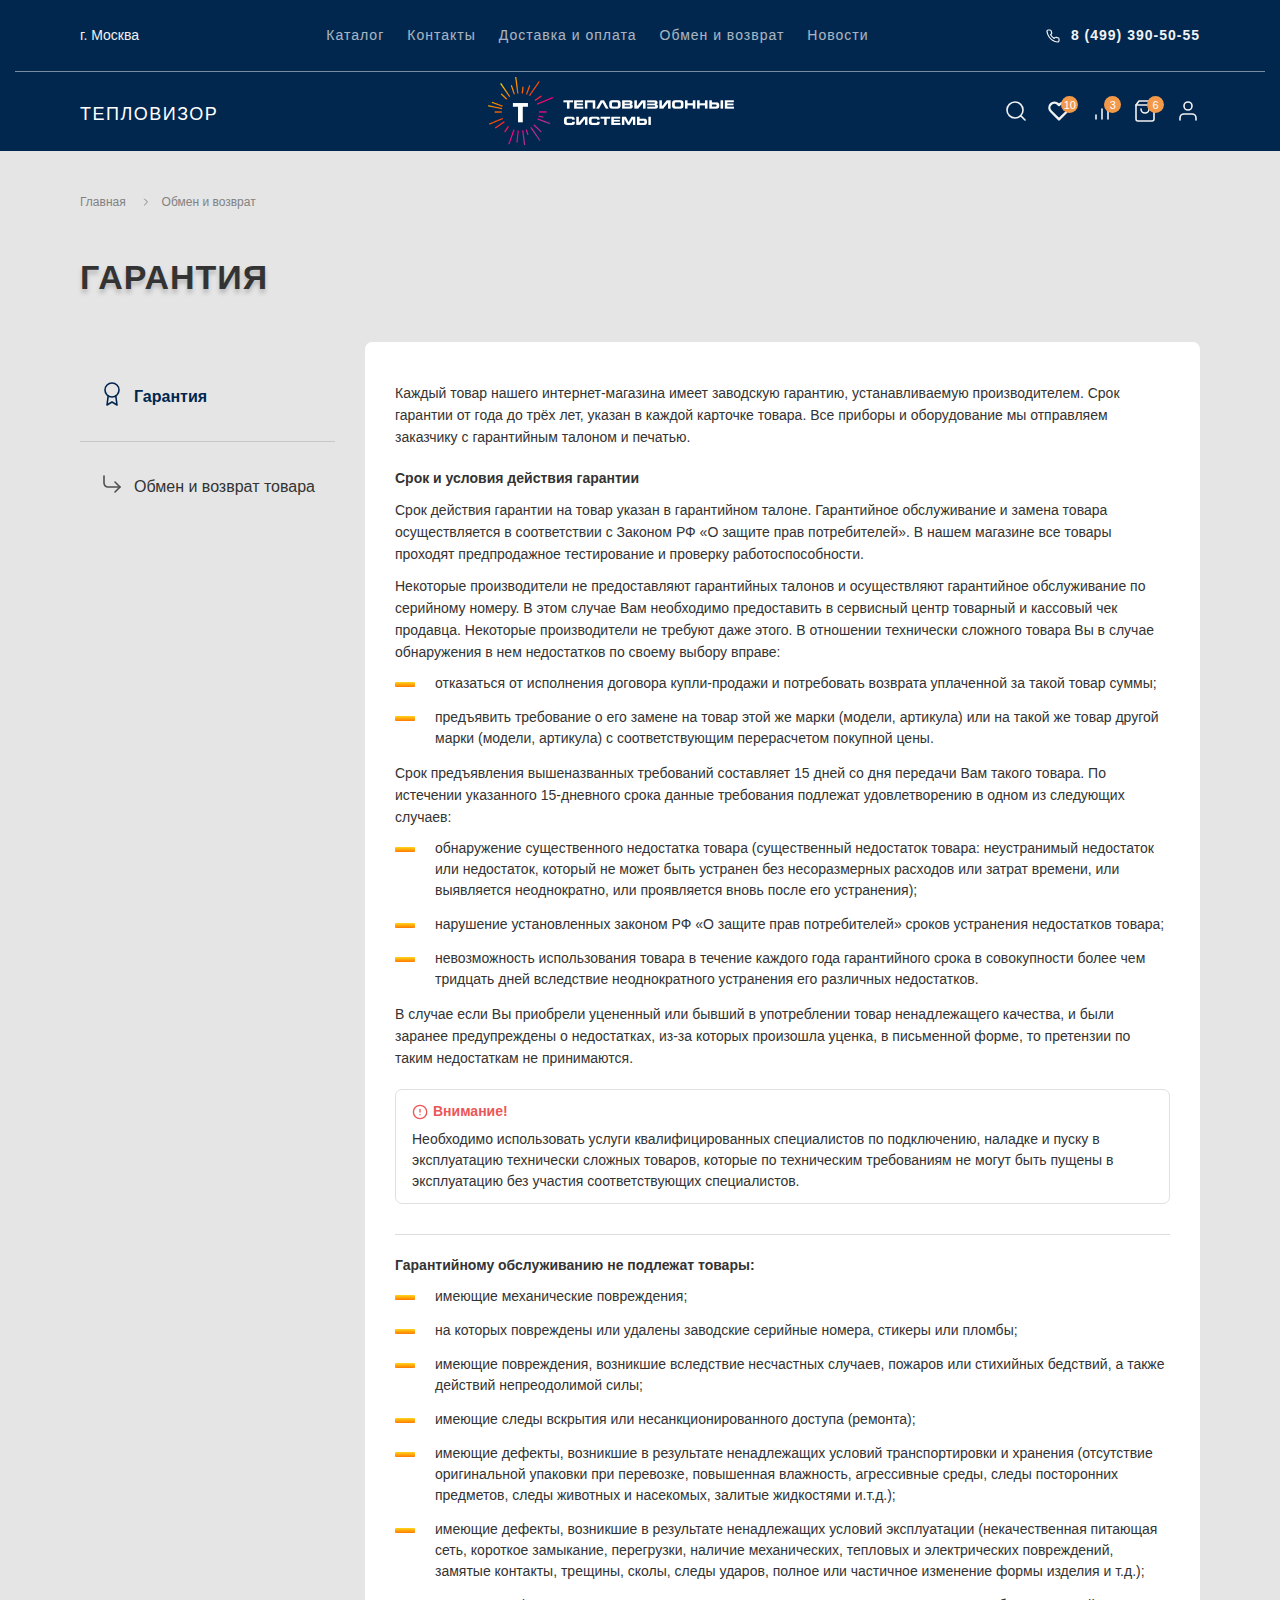
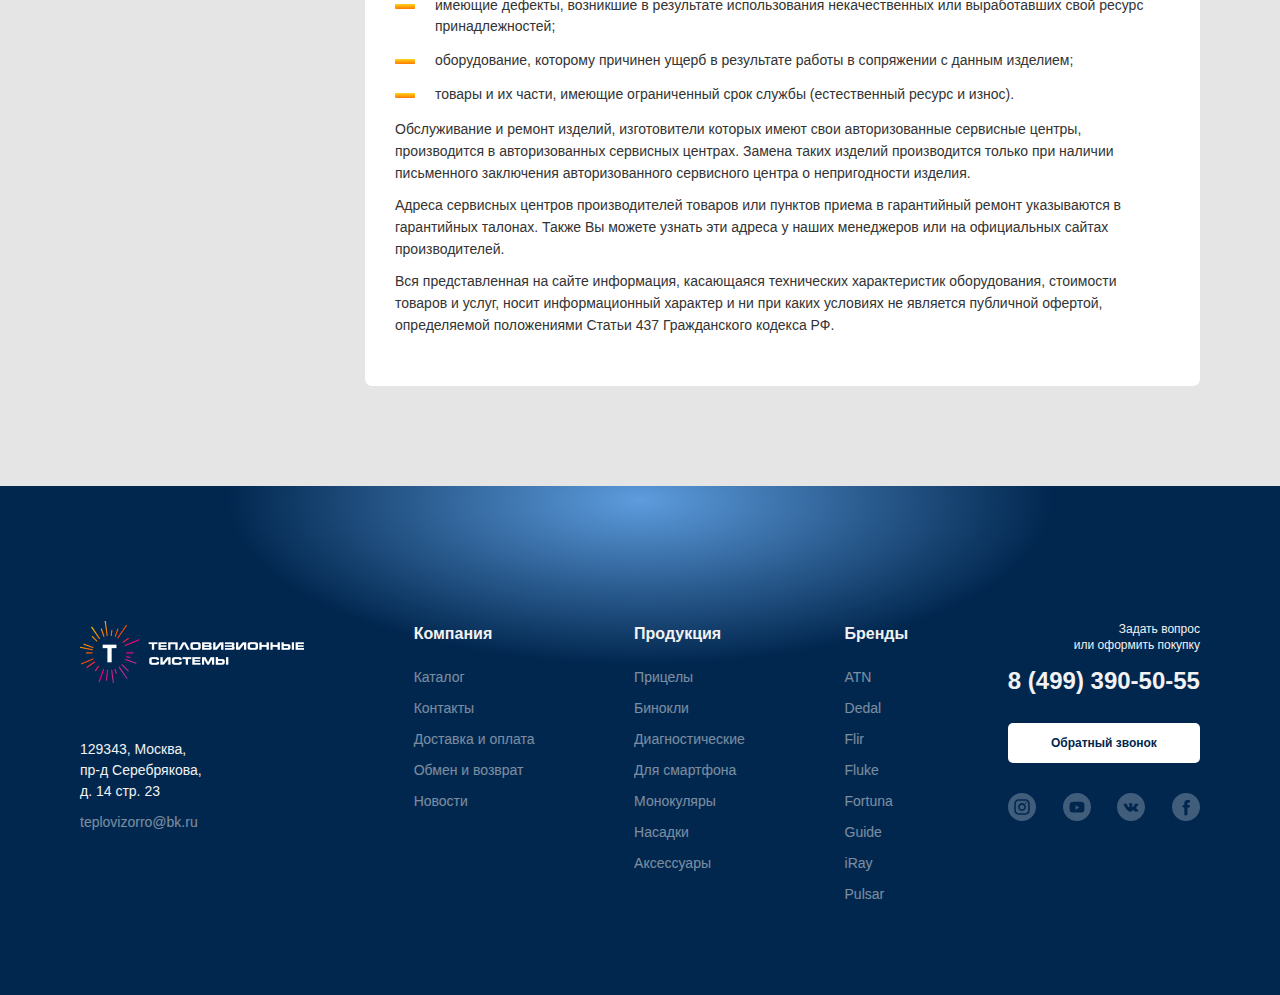
<file: exchange-return.html>
<!DOCTYPE html>
<html lang="ru">

<head>
    <meta charset="UTF-8">
    <meta name="viewport" content="width=device-width, initial-scale=1.0">
    <meta http-equiv="x-ua-compatible" content="ie=edge">

    <link rel="shortcut icon" href="images/favicons/favicon.ico">
    <link rel="icon" type="image/png" sizes="16x16" href="images/favicons/favicon-16x16.png">
    <link rel="icon" type="image/png" sizes="32x32" href="images/favicons/favicon-32x32.png">
    <link rel="icon" type="image/png" sizes="48x48" href="images/favicons/favicon-48x48.png">
    <link rel="manifest" href="images/favicons/manifest.json">
    <meta name="mobile-web-app-capable" content="yes">
    <meta name="theme-color" content="#fff">
    <meta name="application-name" content="My App">
    <link rel="apple-touch-icon" sizes="57x57" href="images/favicons/apple-touch-icon-57x57.png">
    <link rel="apple-touch-icon" sizes="60x60" href="images/favicons/apple-touch-icon-60x60.png">
    <link rel="apple-touch-icon" sizes="72x72" href="images/favicons/apple-touch-icon-72x72.png">
    <link rel="apple-touch-icon" sizes="76x76" href="images/favicons/apple-touch-icon-76x76.png">
    <link rel="apple-touch-icon" sizes="114x114" href="images/favicons/apple-touch-icon-114x114.png">
    <link rel="apple-touch-icon" sizes="120x120" href="images/favicons/apple-touch-icon-120x120.png">
    <link rel="apple-touch-icon" sizes="144x144" href="images/favicons/apple-touch-icon-144x144.png">
    <link rel="apple-touch-icon" sizes="152x152" href="images/favicons/apple-touch-icon-152x152.png">
    <link rel="apple-touch-icon" sizes="167x167" href="images/favicons/apple-touch-icon-167x167.png">
    <link rel="apple-touch-icon" sizes="180x180" href="images/favicons/apple-touch-icon-180x180.png">
    <link rel="apple-touch-icon" sizes="1024x1024" href="images/favicons/apple-touch-icon-1024x1024.png">
    <meta name="apple-mobile-web-app-capable" content="yes">
    <meta name="apple-mobile-web-app-status-bar-style" content="black-translucent">
    <meta name="apple-mobile-web-app-title" content="My App">
    <link rel="icon" type="image/png" sizes="228x228" href="images/favicons/coast-228x228.png">
    <meta name="msapplication-TileColor" content="#ffffff">
    <meta name="msapplication-TileImage" content="images/favicons/mstile-144x144.png">
    <meta name="msapplication-config" content="images/favicons/browserconfig.xml">
    <link rel="yandex-tableau-widget" href="images/favicons/yandex-browser-manifest.json">

    <title>Обмен и возврат</title>

    <link rel="stylesheet" href="css/libs.min.css">
    <link rel="stylesheet" href="css/style.min.css">
</head>

<body>

    <div class="wrapper">

        <div class="content">

            <!-- header -->
            <header class="header">

                <div class="container-fluid">

                    <div class="header__top">

                        <div class="container">

                            <div class="header__top-inner">

                                <p class="header__top-city">г. Москва</p>

                                <nav class="menu">

                                    <!-- mobile menu -->
                                    <button class="menu__btn">

                                    </button>

                                    <ul class="menu__list">
                                        <li class="menu__list-item">
                                            <a class="menu__list-link" href="product-page.html"
                                                target="_blank">Каталог</a>
                                        </li>
                                        <li class="menu__list-item">
                                            <a class="menu__list-link" href="contacts.html" target="_blank">Контакты</a>
                                        </li>
                                        <li class="menu__list-item">
                                            <a class="menu__list-link" href="shipping-payment.html"
                                                target="_blank">Доставка и оплата</a>
                                        </li>
                                        <li class="menu__list-item">
                                            <a class="menu__list-link" href="exchange-return.html" target="_blank">Обмен
                                                и возврат</a>
                                        </li>
                                        <li class="menu__list-item">
                                            <a class="menu__list-link" href="news.html" target="_blank">Новости</a>
                                        </li>
                                    </ul>
                                </nav>

                                <a class="header__top-telephone" href="tel:84993905055">8 (499) 390-50-55</a>

                            </div>

                        </div>

                    </div>

                    <div class="header__bottom">

                        <div class="container">

                            <div class="header__bottom-inner">

                                <a class="header__bottom-thermal" href="product-one.html" target="_blank">
                                    Тепловизор</a>

                                <a class="logo" href="index.html">
                                    <img class="logo__images" src="images/icon/logo.png" alt="Лого">
                                </a>

                                <div class="header__users">

                                    <a class="header__search" href="#">
                                        <img class="header__search-img" src="images/icon/search-white.svg" alt="Поиск">
                                    </a>

                                    <a class="header__heart" href="#">
                                        <img class="header__heart-img" src="images/icon/heart-white.svg" alt="Лайк">
                                        <span class="header__heart-num">10</span>
                                    </a>

                                    <a class="header__compare" href="#">
                                        <img class="header__compare-img" src="images/icon/compare-white.svg"
                                            alt="Сравнить">
                                        <span class="header__compare-num">3</span>
                                    </a>

                                    <a class="header__box" href="#">
                                        <img class="header__box-img" src="images/icon/box-white.svg" alt="Контейнер">
                                        <span class="header__box-num">6</span>
                                    </a>

                                    <a class="header__client" href="#">
                                        <img class="header__client-img" src="images/icon/user-white.svg"
                                            alt="Пользователь">
                                    </a>

                                </div>

                            </div>

                        </div>

                    </div>

                </div>

            </header>



            <section class="header__breadcrumbs breadcrumbs">

                <div class="container">

                    <div class="breadcrumbs__inner">

                        <ul class="breadcrumbs__list">
                            <li class="breadcrumbs__items">
                                <a class="breadcrumbs__link" href="#">
                                    <span class="breadcrumbs__span">Главная</span>
                                </a>
                            </li>

                            <li class="breadcrumbs__items">
                                <a class="breadcrumbs__link" href="#">
                                    <span class="breadcrumbs__span">Обмен и возврат</span>
                                </a>
                            </li>
                        </ul>

                    </div>

                </div>

            </section>




            <section class="exchange-return">

                <div class="container">

                    <h2 class="exchange-return__title exchange-return__title--active title">Гарантия</h2>
                    <h2 class="exchange-return__title title">Обмен и возврат товара</h2>

                    <div class="exchange-return__inner">

                        <div class="tabs-wrapper exchange-return__tabs">

                            <div class="tabs">

                                <a class="tab tab--active exchange-return__tab exchange-return__tab--guarantee"
                                    href="#tab-1">Гарантия

                                    <div class="exchange-return__tab-img">
                                        <svg width="24" height="24" viewBox="0 0 24 24" fill="none"
                                            xmlns="http://www.w3.org/2000/svg">
                                            <path
                                                d="M12 15C15.866 15 19 11.866 19 8C19 4.13401 15.866 1 12 1C8.13401 1 5 4.13401 5 8C5 11.866 8.13401 15 12 15Z"
                                                stroke="#4F4F4F" stroke-width="1.6" stroke-linecap="round"
                                                stroke-linejoin="round" />
                                            <path d="M8.21 13.8899L7 22.9999L12 19.9999L17 22.9999L15.79 13.8799"
                                                stroke="#4F4F4F" stroke-width="1.6" stroke-linecap="round"
                                                stroke-linejoin="round" />
                                        </svg>
                                    </div>
                                </a>

                                <a class="tab exchange-return__tab exchange-return__tab--exchange" href="#tab-2">Обмен и
                                    возврат товара

                                    <div class="exchange-return__tab-img">
                                        <svg width="24" height="24" viewBox="0 0 24 24" fill="none"
                                            xmlns="http://www.w3.org/2000/svg">
                                            <path d="M15 10L20 15L15 20" stroke="#4F4F4F" stroke-width="1.6"
                                                stroke-linecap="round" stroke-linejoin="round" />
                                            <path
                                                d="M4 4V11C4 12.0609 4.42143 13.0783 5.17157 13.8284C5.92172 14.5786 6.93913 15 8 15H20"
                                                stroke="#4F4F4F" stroke-width="1.6" stroke-linecap="round"
                                                stroke-linejoin="round" />
                                        </svg>
                                    </div>
                                </a>

                            </div>

                        </div>

                        <div class="tabs-container">

                            <div id="tab-1"
                                class="tabs-content tabs-content--active exchange-return__content guarantee">

                                <div class="guarantee__item">

                                    <p class="guarantee__item-top">
                                        Каждый товар нашего интернет-магазина имеет заводскую гарантию, устанавливаемую
                                        производителем. Срок гарантии от года до трёх лет, указан в каждой карточке
                                        товара. Все приборы и оборудование мы отправляем заказчику с гарантийным талоном
                                        и печатью.
                                    </p>

                                    <h4 class="guarantee__item-title">Срок и условия действия гарантии</h4>

                                    <p class="guarantee__item-desc">
                                        Срок действия гарантии на товар указан в гарантийном талоне. Гарантийное
                                        обслуживание и замена товара осуществляется в соответствии с Законом РФ «О
                                        защите прав потребителей». В нашем магазине все товары проходят предпродажное
                                        тестирование и проверку работоспособности.
                                    </p>

                                    <p class="guarantee__item-desc">
                                        Некоторые производители не предоставляют гарантийных талонов и осуществляют
                                        гарантийное обслуживание по серийному номеру. В этом случае Вам необходимо
                                        предоставить в сервисный центр товарный и кассовый чек продавца. Некоторые
                                        производители не требуют даже этого.
                                        В отношении технически сложного товара Вы в случае обнаружения в нем недостатков
                                        по своему выбору вправе:
                                    </p>

                                    <ul class="guarantee__list">
                                        <li class="guarantee__list-item list-orange">
                                            отказаться от исполнения договора купли-продажи и потребовать возврата
                                            уплаченной за такой товар суммы;
                                        </li>
                                        <li class="guarantee__list-item  list-orange">
                                            предъявить требование о его замене на товар этой же марки (модели, артикула)
                                            или на такой же товар другой марки (модели, артикула) с соответствующим
                                            перерасчетом покупной цены.
                                        </li>
                                    </ul>

                                    <p class="guarantee__item-desc">
                                        Срок предъявления вышеназванных требований составляет 15 дней со дня передачи
                                        Вам такого товара.
                                        По истечении указанного 15-дневного срока данные требования подлежат
                                        удовлетворению в одном из следующих случаев:
                                    </p>

                                    <ul class="guarantee__list">
                                        <li class="guarantee__list-item list-orange">
                                            обнаружение существенного недостатка товара (существенный недостаток товара:
                                            неустранимый недостаток или недостаток, который не может быть устранен без
                                            несоразмерных расходов или затрат времени, или выявляется неоднократно, или
                                            проявляется вновь после его устранения);
                                        </li>
                                        <li class="guarantee__list-item list-orange">
                                            нарушение установленных законом РФ «О защите прав потребителей» сроков
                                            устранения недостатков товара;
                                        </li>
                                        <li class="guarantee__list-item list-orange">
                                            невозможность использования товара в течение каждого года гарантийного срока
                                            в совокупности более чем тридцать дней вследствие неоднократного устранения
                                            его различных недостатков.
                                        </li>
                                    </ul>

                                    <p class="guarantee__item-desc">
                                        В случае если Вы приобрели уцененный или бывший в употреблении товар
                                        ненадлежащего качества, и были заранее предупреждены о недостатках, из-за
                                        которых произошла уценка, в письменной форме, то претензии по таким недостаткам
                                        не принимаются.
                                    </p>

                                    <div class="guarantee__attention">
                                        <div class="guarantee__attention-top">
                                            <img class="guarantee__attention-img" src="images/icon/attention.svg"
                                                alt="Внимание!">
                                            <h4 class="guarantee__attention-title">Внимание!</h4>
                                        </div>
                                        <p class="guarantee__attention-desc">
                                            Необходимо использовать услуги квалифицированных специалистов по
                                            подключению, наладке и пуску в эксплуатацию технически сложных товаров,
                                            которые по техническим требованиям не могут быть пущены в эксплуатацию без
                                            участия соответствующих специалистов.
                                        </p>
                                    </div>

                                    <div class="guarantee__service">
                                        <h4 class="guarantee__service-title">Гарантийному обслуживанию не подлежат
                                            товары:</h4>
                                        <ul class="guarantee__service-list">
                                            <li class="guarantee__service-item list-orange">
                                                имеющие механические повреждения;
                                            </li>

                                            <li class="guarantee__service-item list-orange">
                                                на которых повреждены или удалены заводские серийные номера, стикеры или
                                                пломбы;
                                            </li>

                                            <li class="guarantee__service-item list-orange">
                                                имеющие повреждения, возникшие вследствие несчастных случаев, пожаров
                                                или стихийных бедствий, а также действий непреодолимой силы;
                                            </li>

                                            <li class="guarantee__service-item list-orange">
                                                имеющие следы вскрытия или несанкционированного доступа (ремонта);
                                            </li>

                                            <li class="guarantee__service-item list-orange">
                                                имеющие дефекты, возникшие в результате ненадлежащих условий
                                                транспортировки и хранения (отсутствие оригинальной упаковки при
                                                перевозке, повышенная влажность, агрессивные среды, следы посторонних
                                                предметов, следы животных и насекомых, залитые жидкостями и.т.д.);
                                            </li>

                                            <li class="guarantee__service-item list-orange">
                                                имеющие дефекты, возникшие в результате ненадлежащих условий
                                                эксплуатации (некачественная питающая сеть, короткое замыкание,
                                                перегрузки, наличие механических, тепловых и электрических повреждений,
                                                замятые контакты, трещины, сколы, следы ударов, полное или частичное
                                                изменение формы изделия и т.д.);
                                            </li>

                                            <li class="guarantee__service-item list-orange">
                                                имеющие дефекты, возникшие в результате использования некачественных или
                                                выработавших свой ресурс принадлежностей;
                                            </li>

                                            <li class="guarantee__service-item list-orange">
                                                оборудование, которому причинен ущерб в результате работы в сопряжении с
                                                данным изделием;
                                            </li>

                                            <li class="guarantee__service-item list-orange">
                                                товары и их части, имеющие ограниченный срок службы (естественный ресурс
                                                и износ).
                                            </li>
                                        </ul>

                                    </div>

                                    <p class="guarantee__item-desc">
                                        Обслуживание и ремонт изделий, изготовители которых имеют свои авторизованные
                                        сервисные центры, производится в авторизованных сервисных центрах. Замена таких
                                        изделий производится только при наличии письменного заключения авторизованного
                                        сервисного центра о непригодности изделия.
                                    </p>

                                    <p class="guarantee__item-desc">
                                        Адреса сервисных центров производителей товаров или пунктов приема в гарантийный
                                        ремонт указываются в гарантийных талонах. Также Вы можете узнать эти адреса у
                                        наших менеджеров или на официальных сайтах производителей.
                                    </p>

                                    <p class="guarantee__item-bottom">
                                        Вся представленная на сайте информация, касающаяся технических характеристик
                                        оборудования, стоимости товаров и услуг, носит информационный характер и ни при
                                        каких условиях не является публичной офертой, определяемой положениями Статьи
                                        437 Гражданского кодекса РФ.
                                    </p>

                                </div>

                            </div>


                            <div id="tab-2" class="tabs-content exchange-return__content exchange">

                                <div class="exchange__item">

                                    <p class="exchange__item-top">
                                        Для начала процедуры возврата приобретенного у нас товара обратитесь
                                        непосредственно в магазин с заявлением о возврате товара, товарным и/или
                                        кассовым чеком, при себе обязательно иметь документ удостоверяющий личность, а
                                        также предоставьте товар в полной комплектации.
                                    </p>

                                    <h3 class="exchange__item-title">Процедура возврата товара</h3>

                                    <h4 class="exchange__item-subtitle">Товар надлежащего качества</h4>

                                    <p class="exchange__item-desc">
                                        Вы вправе обменять приобретенный в магазине товар надлежащего качества на
                                        аналогичный товар в течение 14 дней, не считая дня покупки.
                                    </p>

                                    <p class="exchange__item-desc">
                                        Помимо права на обмен товара надлежащего качества, предусмотренного
                                        <span>Законом РФ
                                            от 07.02.1992 N 2300-1 О защите прав потребителей,</span> вы вправе
                                        отказаться от
                                        товара, приобретенного дистанционно, в любое время до его передачи, а также в
                                        течение семи дней после передачи товара.
                                    </p>

                                    <p class="exchange__item-desc">
                                        Обращаем Ваше внимание, что наш ассортимент – <span>технически сложные
                                            товары.</span>
                                        Указанные товары, согласно <span>Постановлению Правительства РФ от 19.01.1998 N
                                            55</span>,
                                        возврату и обмену как товары надлежащего качества не подлежат.
                                    </p>

                                    <p class="exchange__item-desc">
                                        При возврате/обмене товара надлежащего качества должны быть сохранены товарный
                                        вид, целостность упаковки, комплектация. Наличие следов эксплуатации может стать
                                        основанием для отказа в удовлетворении Ваших требований.
                                    </p>

                                    <h4 class="exchange__item-subtitle">Товар надлежащего качества</h4>

                                    <p class="exchange__item-desc">
                                        Если в приобретенном Вами товаре выявлен недостаток вы вправе по своему выбору
                                        заявить одно из требований, указанных в <span>ст.18 Закон РФ от 07.02.1992 N
                                            2300-1 О защите прав потребителей.</span>
                                    </p>

                                    <p class="exchange__item-desc">
                                        Тем не менее, если указанный товар относится к технически сложным, утв.
                                        <span>Постановлением от 10 ноября 2011 г. N 924,</span> то указанные в ст.18
                                        требования могут быть заявлены только в течение 15 календарных дней с даты
                                        покупки.
                                    </p>

                                    <ul class="exchange__list">
                                        <li class="exchange__list-item list-orange">
                                            обнаружен существенный недостаток;
                                        </li>

                                        <li class="exchange__list-item list-orange">
                                            нарушены сроки устранения недостатков;
                                        </li>

                                        <li class="exchange__list-item list-orange">
                                            товар не может использоваться в совокупности более тридцати дней в течение
                                            каждого года гарантийного срока в связи с необходимостью устранения
                                            производственных недостатков.
                                        </li>
                                    </ul>

                                    <div class="exchange__quality">
                                        <h4 class="exchange__quality-title">Проверка качества товара</h4>
                                        <p class="exchange__quality-desc">
                                            При предъявлении Вами претензии продавец вправе провести проверку качества
                                            товара. В связи с этим напоминаем Вам о необходимости предоставить
                                            приобретенный товар вместе с претензией в магазин.
                                        </p>

                                        <p class="exchange__quality-desc">
                                            По результатам такой проверки качества Продавец предоставит Вам ответ на
                                            Вашу претензию.
                                        </p>

                                        <p class="exchange__quality-desc">
                                            Если Вы не согласны с результатами проведенной проверки качества, Вы вправе
                                            заявить письменное требование о проведении независимой экспертизы товара.
                                            Экспертиза проводится за счет продавца. Вы вправе присутствовать при
                                            проведении экспертизы. В случае если экспертиза установит наличие
                                            недостатков, возникших не по вине магазина или изготовителя, вы обязаны
                                            возместить магазину расходы на проведение экспертизы, а также связанные с ее
                                            проведением расходы.
                                        </p>
                                    </div>

                                </div>

                            </div>

                        </div>

                    </div>

                </div>

            </section>


            <!--  content перед footer -->
        </div>

        <!-- footer  -->
        <footer class="footer">

            <div class="container">

                <div class="footer__inner">

                    <div class="footer__item footer__item--address">
                        <a class="footer__logo" href="#">
                            <img class="footer__logo-img" src="images/footer/logo.png" alt="Лого">
                        </a>
                        <div class="footer__address">
                            <p class="footer__address-city">
                                129343, Москва, пр-д Серебрякова, д. 14 стр. 23
                            </p>
                            <a class="footer__email" href="mailto:teplovizorro@bk.ru">teplovizorro@bk.ru</a>
                        </div>
                    </div>

                    <div class="footer__item footer__item--company footer__company">
                        <h4 class="footer__item-title">Компания</h4>
                        <ul class="footer__list">
                            <li class="footer__list-item">
                                <a class="footer__list-link" href="product-page.html" target="_blank">Каталог</a>
                            </li>
                            <li class="footer__list-item">
                                <a class="footer__list-link" href="contacts.html" target="_blank">Контакты</a>
                            </li>
                            <li class="footer__list-item">
                                <a class="footer__list-link" href="shipping-payment.html" target="_blank">Доставка и
                                    оплата</a>
                            </li>
                            <li class="footer__list-item">
                                <a class="footer__list-link" href="exchange-return.html" target="_blank">Обмен и
                                    возврат</a>
                            </li>
                            <li class="footer__list-item">
                                <a class="footer__list-link" href="news.html" target="_blank">Новости</a>
                            </li>
                        </ul>
                    </div>

                    <div class="footer__item footer__item--products footer__products">
                        <h4 class="footer__item-title">Продукция</h4>
                        <ul class="footer__list">
                            <li class="footer__list-item">
                                <a class="footer__list-link" href="#">Прицелы</a>
                            </li>
                            <li class="footer__list-item">
                                <a class="footer__list-link" href="#">Бинокли</a>
                            </li>
                            <li class="footer__list-item">
                                <a class="footer__list-link" href="#">Диагностические</a>
                            </li>
                            <li class="footer__list-item">
                                <a class="footer__list-link" href="#">Для смартфона</a>
                            </li>
                            <li class="footer__list-item">
                                <a class="footer__list-link" href="#">Монокуляры</a>
                            </li>
                            <li class="footer__list-item">
                                <a class="footer__list-link" href="#">Насадки</a>
                            </li>
                            <li class="footer__list-item">
                                <a class="footer__list-link" href="#">Аксессуары</a>
                            </li>
                        </ul>
                    </div>

                    <div class="footer__item footer__item--brands footer__brands">
                        <h4 class="footer__item-title">Бренды</h4>
                        <ul class="footer__list">
                            <li class="footer__list-item">
                                <a class="footer__list-link" href="#">ATN</a>
                            </li>
                            <li class="footer__list-item">
                                <a class="footer__list-link" href="#">Dedal</a>
                            </li>
                            <li class="footer__list-item">
                                <a class="footer__list-link" href="#">Flir</a>
                            </li>
                            <li class="footer__list-item">
                                <a class="footer__list-link" href="#">Fluke</a>
                            </li>
                            <li class="footer__list-item">
                                <a class="footer__list-link" href="#">Fortuna</a>
                            </li>
                            <li class="footer__list-item">
                                <a class="footer__list-link" href="#">Guide</a>
                            </li>
                            <li class="footer__list-item">
                                <a class="footer__list-link" href="#">iRay</a>
                            </li>
                            <li class="footer__list-item">
                                <a class="footer__list-link" href="#">Pulsar</a>
                            </li>
                        </ul>
                    </div>

                    <div class="footer__item footer__item--feedback">
                        <p class="footer__question">Задать вопрос <br> или оформить покупку</p>
                        <a class="footer__telephone" href="tel:84993905055">8 (499) 390-50-55</a>
                        <a class="footer__back-link button-white" href="#">Обратный звонок</a>

                        <div class="footer__social">
                            <a class="footer__social-instagram" href="#">
                                <svg width="28" height="28" viewBox="0 0 28 28" fill="none"
                                    xmlns="http://www.w3.org/2000/svg">
                                    <g opacity="0.5">
                                        <path fill-rule="evenodd" clip-rule="evenodd"
                                            d="M14 0C6.26801 0 0 6.26801 0 14C0 21.732 6.26801 28 14 28C21.732 28 28 21.732 28 14C28 6.26801 21.732 0 14 0ZM10.7921 6.26933C11.6218 6.23158 11.8869 6.22234 13.9992 6.22234H13.9968C16.1098 6.22234 16.3739 6.23158 17.2035 6.26933C18.0315 6.30725 18.5971 6.43833 19.0929 6.63067C19.6049 6.82917 20.0376 7.09491 20.4702 7.52755C20.9029 7.95986 21.1686 8.3938 21.3679 8.90535C21.5591 9.39989 21.6904 9.96507 21.7293 10.7931C21.7665 11.6227 21.7763 11.8878 21.7763 14.0001C21.7763 16.1124 21.7665 16.3769 21.7293 17.2065C21.6904 18.0342 21.5591 18.5995 21.3679 19.0942C21.1686 19.6056 20.9029 20.0396 20.4702 20.4719C20.0381 20.9045 19.6048 21.1709 19.0934 21.3696C18.5985 21.5619 18.0327 21.693 17.2047 21.7309C16.375 21.7687 16.1107 21.7779 13.9982 21.7779C11.8861 21.7779 11.6211 21.7687 10.7915 21.7309C9.96364 21.693 9.39828 21.5619 8.90342 21.3696C8.39218 21.1709 7.95824 20.9045 7.52609 20.4719C7.09361 20.0396 6.82786 19.6056 6.62904 19.0941C6.43686 18.5995 6.30577 18.0344 6.26769 17.2063C6.2301 16.3767 6.2207 16.1124 6.2207 14.0001C6.2207 11.8878 6.23043 11.6225 6.26753 10.7929C6.3048 9.96523 6.43605 9.39989 6.62888 8.90519C6.82819 8.3938 7.09393 7.95986 7.52657 7.52755C7.95889 7.09507 8.39283 6.82933 8.90439 6.63067C9.39893 6.43833 9.96412 6.30725 10.7921 6.26933Z"
                                            fill="white" />
                                        <path fill-rule="evenodd" clip-rule="evenodd"
                                            d="M13.3187 7.77924C13.451 7.77903 13.5932 7.7791 13.7467 7.77917L13.9996 7.77924C16.0262 7.77924 16.2664 7.78652 17.0667 7.82289C17.8067 7.85673 18.2084 7.9804 18.4759 8.08431C18.8301 8.2219 19.0826 8.38637 19.3481 8.65206C19.6138 8.91774 19.7782 9.17078 19.9161 9.52503C20.02 9.7923 20.1438 10.194 20.1775 10.9341C20.2139 11.7343 20.2218 11.9747 20.2218 14.0006C20.2218 16.0265 20.2139 16.2668 20.1775 17.0671C20.1437 17.8072 20.02 18.2089 19.9161 18.4762C19.7786 18.8304 19.6138 19.0827 19.3481 19.3482C19.0825 19.6139 18.8303 19.7783 18.4759 19.9159C18.2087 20.0203 17.8067 20.1437 17.0667 20.1775C16.2666 20.2139 16.0262 20.2218 13.9996 20.2218C11.9729 20.2218 11.7327 20.2139 10.9326 20.1775C10.1926 20.1433 9.79093 20.0197 9.52323 19.9158C9.16902 19.7782 8.91602 19.6137 8.65036 19.348C8.38471 19.0823 8.22026 18.8299 8.08237 18.4755C7.97848 18.2083 7.85467 17.8066 7.82099 17.0664C7.78462 16.2662 7.77734 16.0258 7.77734 13.9987C7.77734 11.9716 7.78462 11.7324 7.82099 10.9322C7.85483 10.1921 7.97848 9.7904 8.08237 9.52281C8.21994 9.16856 8.38471 8.91553 8.65036 8.64984C8.91602 8.38415 9.16902 8.21968 9.52323 8.08178C9.79078 7.9774 10.1926 7.85405 10.9326 7.82004C11.6328 7.78841 11.9041 7.77893 13.3187 7.77734V7.77924ZM17.8872 9.33312C17.4578 9.33312 17.1094 9.6811 17.1094 10.1106C17.1094 10.54 17.4578 10.8884 17.8872 10.8884C18.3166 10.8884 18.665 10.54 18.665 10.1106C18.665 9.68123 18.3166 9.33285 17.8872 9.33285V9.33312ZM10.1104 13.9998C10.1104 11.852 11.8517 10.1106 13.9995 10.1105C16.1473 10.1105 17.8882 11.852 17.8882 13.9998C17.8882 16.1477 16.1475 17.8883 13.9996 17.8883C11.8518 17.8883 10.1104 16.1477 10.1104 13.9998Z"
                                            fill="white" />
                                        <path fill-rule="evenodd" clip-rule="evenodd"
                                            d="M13.9974 11.667C15.286 11.667 16.3307 12.7116 16.3307 14.0003C16.3307 15.2889 15.286 16.3337 13.9974 16.3337C12.7087 16.3337 11.6641 15.2889 11.6641 14.0003C11.6641 12.7116 12.7087 11.667 13.9974 11.667V11.667Z"
                                            fill="white" />
                                    </g>
                                </svg>
                            </a>

                            <a class="footer__social-youtube" href="#">
                                <svg width="28" height="28" viewBox="0 0 28 28" fill="none"
                                    xmlns="http://www.w3.org/2000/svg">
                                    <g opacity="0.5">
                                        <path fill-rule="evenodd" clip-rule="evenodd"
                                            d="M0 14C0 6.26801 6.26801 0 14 0C21.732 0 28 6.26801 28 14C28 21.732 21.732 28 14 28C6.26801 28 0 21.732 0 14ZM21.1546 10.5427C20.9829 9.88296 20.4768 9.36343 19.8343 9.18711C18.6698 8.86667 14 8.86667 14 8.86667C14 8.86667 9.33019 8.86667 8.16565 9.18711C7.52309 9.36343 7.01705 9.88296 6.84532 10.5427C6.53333 11.7384 6.53333 14.2333 6.53333 14.2333C6.53333 14.2333 6.53333 16.7281 6.84532 17.924C7.01705 18.5837 7.52309 19.1032 8.16565 19.2796C9.33019 19.6 14 19.6 14 19.6C14 19.6 18.6698 19.6 19.8343 19.2796C20.4768 19.1032 20.9829 18.5837 21.1546 17.924C21.4667 16.7281 21.4667 14.2333 21.4667 14.2333C21.4667 14.2333 21.4667 11.7384 21.1546 10.5427Z"
                                            fill="white" />
                                        <path fill-rule="evenodd" clip-rule="evenodd"
                                            d="M12.5996 16.7995V12.1328L16.3329 14.4662L12.5996 16.7995Z"
                                            fill="white" />
                                    </g>
                                </svg>
                            </a>

                            <a class="footer__social-vk" href="#">
                                <svg width="28" height="28" viewBox="0 0 28 28" fill="none"
                                    xmlns="http://www.w3.org/2000/svg">
                                    <g opacity="0.5">
                                        <path fill-rule="evenodd" clip-rule="evenodd"
                                            d="M0 14C0 6.26801 6.26801 0 14 0C21.732 0 28 6.26801 28 14C28 21.732 21.732 28 14 28C6.26801 28 0 21.732 0 14ZM14.7324 18.5944C14.7324 18.5944 15.0019 18.565 15.1399 18.4194C15.2663 18.2861 15.2619 18.0344 15.2619 18.0344C15.2619 18.0344 15.2451 16.8594 15.8009 16.6859C16.3487 16.5152 17.0521 17.8222 17.7985 18.3248C18.3624 18.7048 18.7904 18.6216 18.7904 18.6216L20.7851 18.5944C20.7851 18.5944 21.8281 18.5313 21.3336 17.7262C21.2927 17.6602 21.0451 17.1304 19.8509 16.042C18.5998 14.9028 18.7678 15.0871 20.2738 13.1162C21.1912 11.916 21.5578 11.1833 21.4432 10.87C21.3343 10.5703 20.6595 10.6499 20.6595 10.6499L18.4142 10.6635C18.4142 10.6635 18.2477 10.6413 18.1243 10.7137C18.0038 10.7847 17.9256 10.9503 17.9256 10.9503C17.9256 10.9503 17.5706 11.8787 17.0966 12.6688C16.0967 14.335 15.6972 14.4232 15.5336 14.3199C15.1531 14.0783 15.248 13.3506 15.248 12.8337C15.248 11.2184 15.4978 10.5452 14.7623 10.371C14.5183 10.3129 14.3387 10.2749 13.7142 10.2685C12.913 10.2606 12.2351 10.2713 11.851 10.4556C11.5953 10.5782 11.3981 10.8521 11.5186 10.8678C11.6669 10.8872 12.0029 10.9567 12.1811 11.1948C12.4112 11.5023 12.4031 12.192 12.4031 12.192C12.4031 12.192 12.5353 14.0934 12.0942 14.3293C11.7918 14.4913 11.3769 14.1608 10.4851 12.6487C10.0286 11.8744 9.6839 11.0184 9.6839 11.0184C9.6839 11.0184 9.61743 10.8585 9.49838 10.7725C9.35449 10.6685 9.15364 10.6363 9.15364 10.6363L7.02017 10.6499C7.02017 10.6499 6.69952 10.6585 6.58193 10.7954C6.47749 10.9166 6.5739 11.1682 6.5739 11.1682C6.5739 11.1682 8.2443 15.0046 10.136 16.9382C11.8707 18.7105 13.8398 18.5944 13.8398 18.5944H14.7324Z"
                                            fill="white" />
                                    </g>
                                </svg>
                            </a>

                            <a class="footer__social-facebook" href="#">
                                <svg width="28" height="28" viewBox="0 0 28 28" fill="none"
                                    xmlns="http://www.w3.org/2000/svg">
                                    <g opacity="0.5">
                                        <path fill-rule="evenodd" clip-rule="evenodd"
                                            d="M0 14C0 6.26801 6.26801 0 14 0C21.732 0 28 6.26801 28 14C28 21.732 21.732 28 14 28C6.26801 28 0 21.732 0 14ZM15.4592 22.2317V14.615H17.5618L17.8404 11.9902H15.4592L15.4628 10.6765C15.4628 9.99188 15.5279 9.62507 16.5111 9.62507H17.8255V7H15.7227C13.1968 7 12.3078 8.2733 12.3078 10.4146V11.9905H10.7333V14.6153H12.3078V22.2317H15.4592Z"
                                            fill="white" />
                                    </g>
                                </svg>
                            </a>

                        </div>

                    </div>

                </div>

            </div>

        </footer>

        <!-- wrapper -->
    </div>


    <!-- button up -->
    <div class="button__up">
        <img class="button__up-img" src="images/icon/button_up.svg" alt="Вверх">
    </div>

    <!-- <script src="https://ajax.googleapis.com/ajax/libs/jquery/3.5.1/jquery.min.js"></script> -->

    <script src="js/main.min.js"></script>

</body>

</html>
</file>
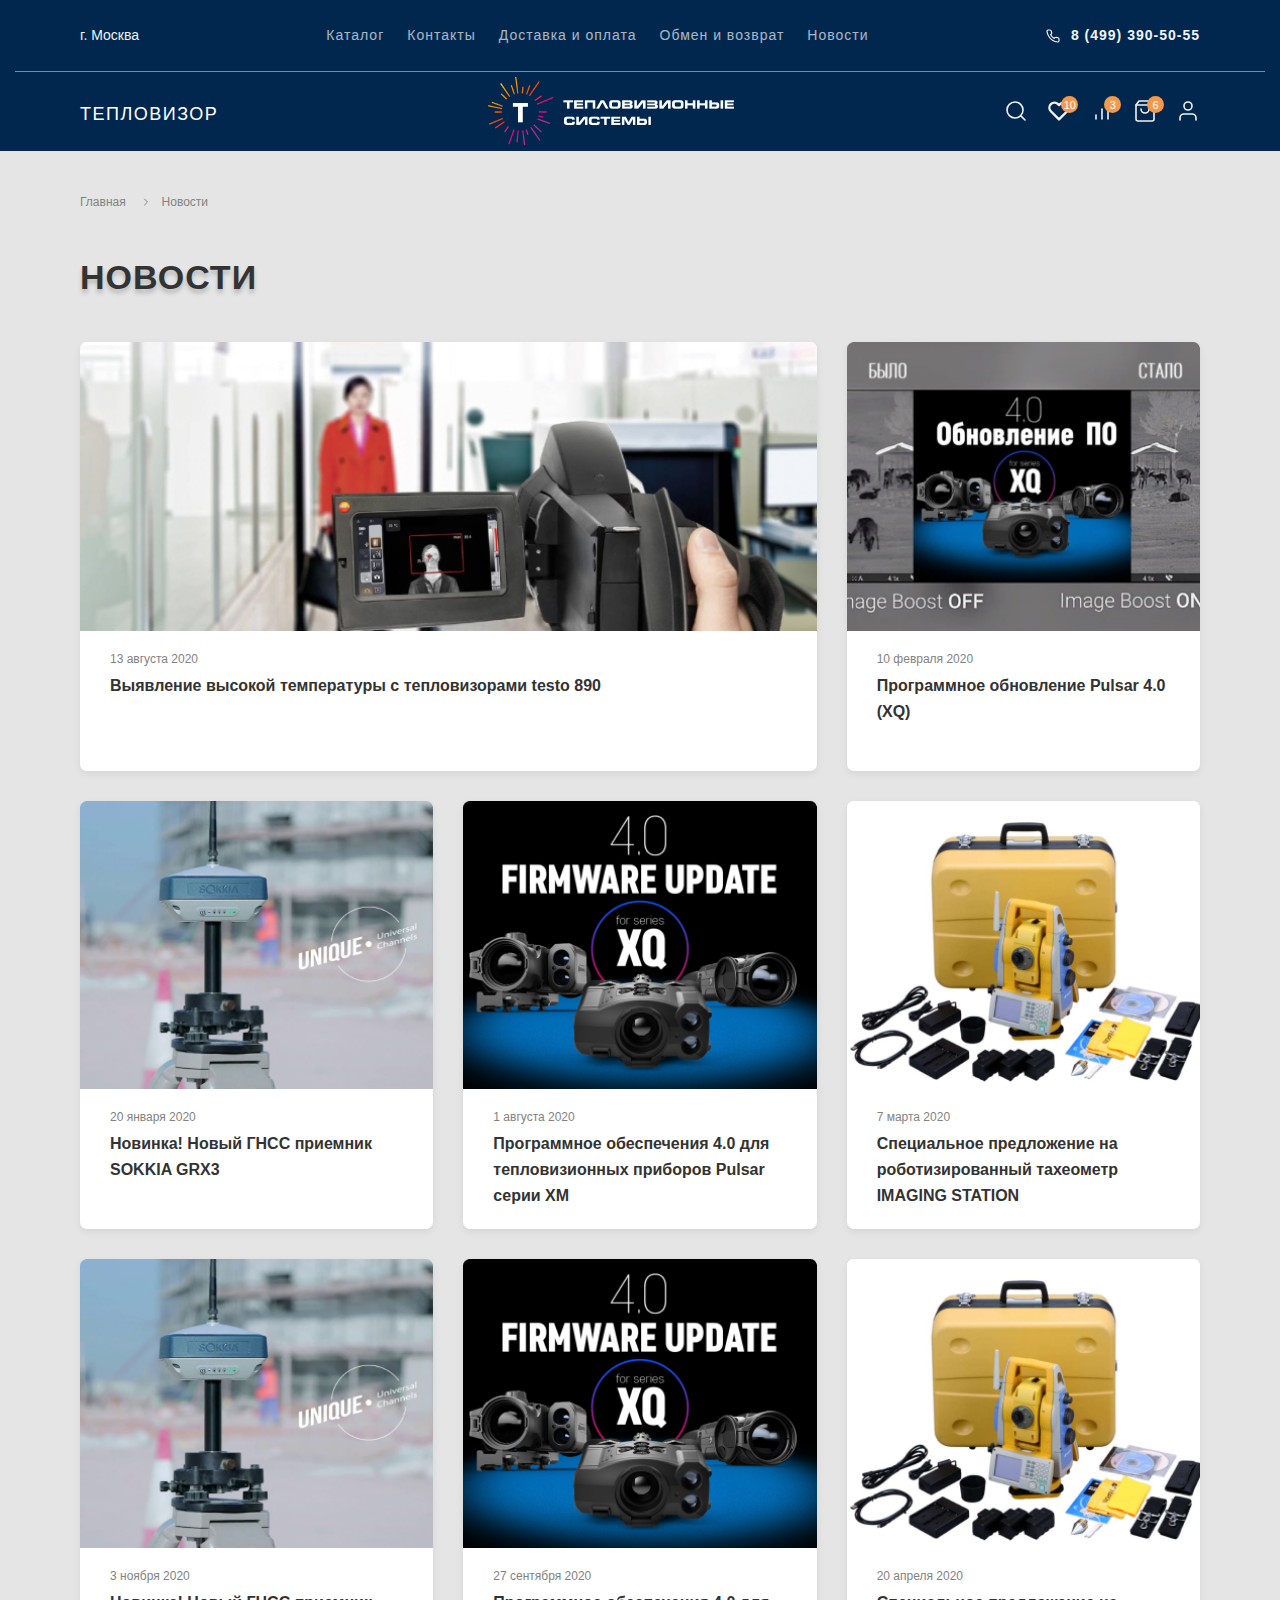
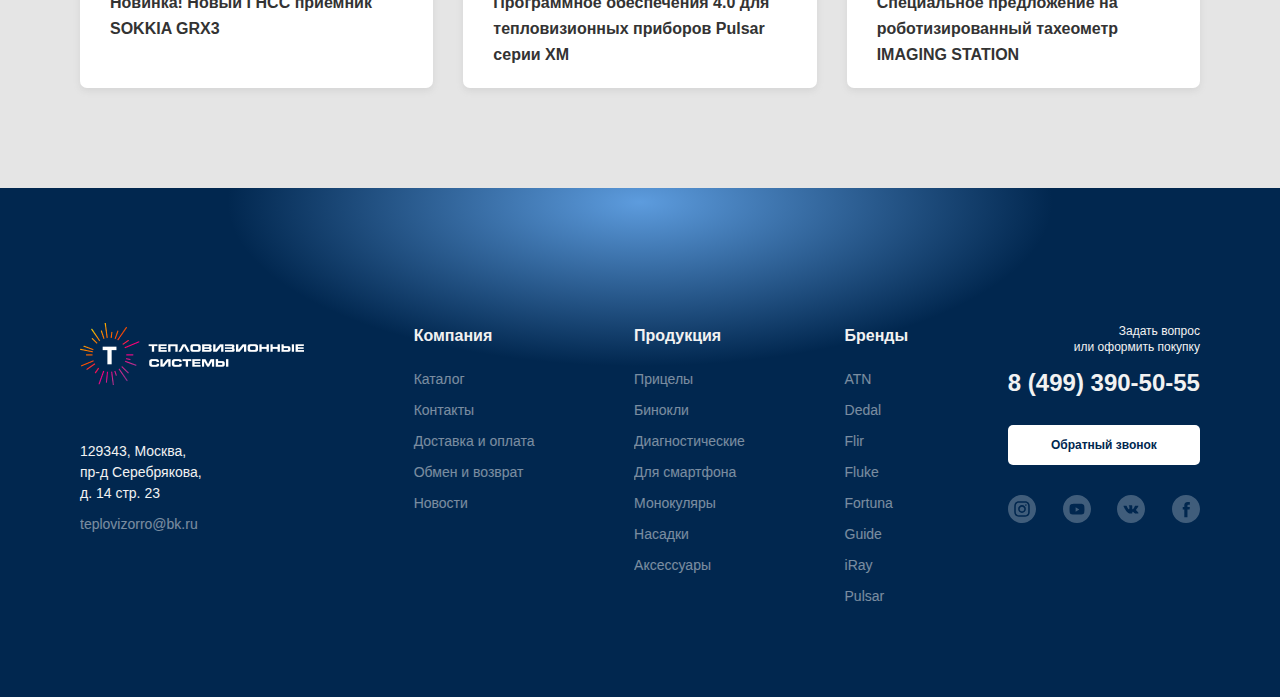
<file: news.html>
<!DOCTYPE html>
<html lang="ru">

<head>
    <meta charset="UTF-8">
    <meta name="viewport" content="width=device-width, initial-scale=1.0">
    <meta http-equiv="x-ua-compatible" content="ie=edge">

    <link rel="shortcut icon" href="images/favicons/favicon.ico">
    <link rel="icon" type="image/png" sizes="16x16" href="images/favicons/favicon-16x16.png">
    <link rel="icon" type="image/png" sizes="32x32" href="images/favicons/favicon-32x32.png">
    <link rel="icon" type="image/png" sizes="48x48" href="images/favicons/favicon-48x48.png">
    <link rel="manifest" href="images/favicons/manifest.json">
    <meta name="mobile-web-app-capable" content="yes">
    <meta name="theme-color" content="#fff">
    <meta name="application-name" content="My App">
    <link rel="apple-touch-icon" sizes="57x57" href="images/favicons/apple-touch-icon-57x57.png">
    <link rel="apple-touch-icon" sizes="60x60" href="images/favicons/apple-touch-icon-60x60.png">
    <link rel="apple-touch-icon" sizes="72x72" href="images/favicons/apple-touch-icon-72x72.png">
    <link rel="apple-touch-icon" sizes="76x76" href="images/favicons/apple-touch-icon-76x76.png">
    <link rel="apple-touch-icon" sizes="114x114" href="images/favicons/apple-touch-icon-114x114.png">
    <link rel="apple-touch-icon" sizes="120x120" href="images/favicons/apple-touch-icon-120x120.png">
    <link rel="apple-touch-icon" sizes="144x144" href="images/favicons/apple-touch-icon-144x144.png">
    <link rel="apple-touch-icon" sizes="152x152" href="images/favicons/apple-touch-icon-152x152.png">
    <link rel="apple-touch-icon" sizes="167x167" href="images/favicons/apple-touch-icon-167x167.png">
    <link rel="apple-touch-icon" sizes="180x180" href="images/favicons/apple-touch-icon-180x180.png">
    <link rel="apple-touch-icon" sizes="1024x1024" href="images/favicons/apple-touch-icon-1024x1024.png">
    <meta name="apple-mobile-web-app-capable" content="yes">
    <meta name="apple-mobile-web-app-status-bar-style" content="black-translucent">
    <meta name="apple-mobile-web-app-title" content="My App">
    <link rel="icon" type="image/png" sizes="228x228" href="images/favicons/coast-228x228.png">
    <meta name="msapplication-TileColor" content="#ffffff">
    <meta name="msapplication-TileImage" content="images/favicons/mstile-144x144.png">
    <meta name="msapplication-config" content="images/favicons/browserconfig.xml">
    <link rel="yandex-tableau-widget" href="images/favicons/yandex-browser-manifest.json">

    <title>Новости</title>

    <link rel="stylesheet" href="css/libs.min.css">
    <link rel="stylesheet" href="css/style.min.css">
</head>

<body>

    <div class="wrapper">

        <div class="content">

            <!-- header -->
            <header class="header">

                <div class="container-fluid">

                    <div class="header__top">

                        <div class="container">

                            <div class="header__top-inner">

                                <p class="header__top-city">г. Москва</p>

                                <nav class="menu">

                                    <!-- mobile menu -->
                                    <button class="menu__btn">

                                    </button>

                                    <ul class="menu__list">
                                        <li class="menu__list-item">
                                            <a class="menu__list-link" href="product-page.html"
                                                target="_blank">Каталог</a>
                                        </li>
                                        <li class="menu__list-item">
                                            <a class="menu__list-link" href="contacts.html" target="_blank">Контакты</a>
                                        </li>
                                        <li class="menu__list-item">
                                            <a class="menu__list-link" href="shipping-payment.html"
                                                target="_blank">Доставка и оплата</a>
                                        </li>
                                        <li class="menu__list-item">
                                            <a class="menu__list-link" href="exchange-return.html" target="_blank">Обмен
                                                и возврат</a>
                                        </li>
                                        <li class="menu__list-item">
                                            <a class="menu__list-link" href="news.html" target="_blank">Новости</a>
                                        </li>
                                    </ul>
                                </nav>

                                <a class="header__top-telephone" href="tel:84993905055">8 (499) 390-50-55</a>

                            </div>

                        </div>

                    </div>

                    <div class="header__bottom">

                        <div class="container">

                            <div class="header__bottom-inner">

                                <a class="header__bottom-thermal" href="product-one.html" target="_blank">
                                    Тепловизор</a>

                                <a class="logo" href="index.html">
                                    <img class="logo__images" src="images/icon/logo.png" alt="Лого">
                                </a>

                                <div class="header__users">

                                    <a class="header__search" href="#">
                                        <img class="header__search-img" src="images/icon/search-white.svg" alt="Поиск">
                                    </a>

                                    <a class="header__heart" href="#">
                                        <img class="header__heart-img" src="images/icon/heart-white.svg" alt="Лайк">
                                        <span class="header__heart-num">10</span>
                                    </a>

                                    <a class="header__compare" href="#">
                                        <img class="header__compare-img" src="images/icon/compare-white.svg"
                                            alt="Сравнить">
                                        <span class="header__compare-num">3</span>
                                    </a>

                                    <a class="header__box" href="#">
                                        <img class="header__box-img" src="images/icon/box-white.svg" alt="Контейнер">
                                        <span class="header__box-num">6</span>
                                    </a>

                                    <a class="header__client" href="#">
                                        <img class="header__client-img" src="images/icon/user-white.svg"
                                            alt="Пользователь">
                                    </a>

                                </div>

                            </div>

                        </div>

                    </div>

                </div>

            </header>


            <section class="header__breadcrumbs breadcrumbs">

                <div class="container">

                    <div class="breadcrumbs__inner">

                        <ul class="breadcrumbs__list">
                            <li class="breadcrumbs__items">
                                <a class="breadcrumbs__link" href="#">
                                    <span class="breadcrumbs__span">Главная</span>
                                </a>
                            </li>

                            <li class="breadcrumbs__items">
                                <a class="breadcrumbs__link" href="#">
                                    <span class="breadcrumbs__span">Новости</span>
                                </a>
                            </li>
                        </ul>

                    </div>

                </div>

            </section>




            <section class="news">

                <div class="container">

                    <h3 class="news__title title">Новости</h3>

                    <div class="news__inner">

                        <div class="news__item news__item--one">
                            <img class="news__item-images" src="images/news/news-item-1.png"
                                alt="Выявление высокой температуры">
                            <div class="news__desc">
                                <p class="news__desc-date">13 августа 2020</p>
                                <a class="news__desc-text" href="#">Выявление высокой температуры с тепловизорами testo
                                    890</a>
                            </div>
                        </div>

                        <div class="news__item news__item--two">
                            <img class="news__item-images" src="images/news/news-item-2.png"
                                alt="Программное обновление">
                            <div class="news__desc">
                                <p class="news__desc-date">10 февраля 2020</p>
                                <a class="news__desc-text" href="#">Программное обновление Pulsar 4.0 (XQ)</a>
                            </div>
                        </div>

                        <div class="news__item news__item--three">
                            <img class="news__item-images" src="images/news/news-item-3.png" alt="Новый ГНСС приемник">
                            <div class="news__desc">
                                <p class="news__desc-date">20 января 2020</p>
                                <a class="news__desc-text" href="#">Новинка! Новый ГНСС приемник SOKKIA GRX3</a>
                            </div>
                        </div>

                        <div class="news__item news__item--four">
                            <img class="news__item-images" src="images/news/news-item-4.png"
                                alt="Программное обеспечения">
                            <div class="news__desc">
                                <p class="news__desc-date">1 августа 2020</p>
                                <a class="news__desc-text" href="#">Программное обеспечения 4.0 для тепловизионных
                                    приборов
                                    Pulsar серии ХМ</a>
                            </div>
                        </div>

                        <div class="news__item news__item--five">
                            <img class="news__item-images" src="images/news/news-item-5.png"
                                alt="Специальное предложение">
                            <div class="news__desc">
                                <p class="news__desc-date">7 марта 2020</p>
                                <a class="news__desc-text" href="#">Специальное предложение на роботизированный
                                    тахеометр IMAGING
                                    STATION</a>
                            </div>
                        </div>

                        <div class="news__item news__item--six">
                            <img class="news__item-images" src="images/news/news-item-6.png" alt="Новинка">
                            <div class="news__desc">
                                <p class="news__desc-date">3 ноября 2020</p>
                                <a class="news__desc-text" href="#">Новинка! Новый ГНСС приемник SOKKIA GRX3</a>
                            </div>
                        </div>

                        <div class="news__item news__item--seven">
                            <img class="news__item-images" src="images/news/news-item-7.png"
                                alt="Программное обеспечения">
                            <div class="news__desc">
                                <p class="news__desc-date">27 сентября 2020</p>
                                <a class="news__desc-text" href="#">Программное обеспечения 4.0 для тепловизионных
                                    приборов
                                    Pulsar серии ХМ</a>
                            </div>
                        </div>

                        <div class="news__item news__item--eight">
                            <img class="news__item-images" src="images/news/news-item-8.png"
                                alt="Специальное предложение">
                            <div class="news__desc">
                                <p class="news__desc-date">20 апреля 2020</p>
                                <a class="news__desc-text" href="#">Специальное предложение на роботизированный
                                    тахеометр IMAGING
                                    STATION</a>
                            </div>
                        </div>

                    </div>

                </div>

            </section>



            <!--  content перед footer -->
        </div>

        <!-- footer  -->
        <footer class="footer">

            <div class="container">

                <div class="footer__inner">

                    <div class="footer__item footer__item--address">
                        <a class="footer__logo" href="#">
                            <img class="footer__logo-img" src="images/footer/logo.png" alt="Лого">
                        </a>
                        <div class="footer__address">
                            <p class="footer__address-city">
                                129343, Москва, пр-д Серебрякова, д. 14 стр. 23
                            </p>
                            <a class="footer__email" href="mailto:teplovizorro@bk.ru">teplovizorro@bk.ru</a>
                        </div>
                    </div>

                    <div class="footer__item footer__item--company footer__company">
                        <h4 class="footer__item-title">Компания</h4>
                        <ul class="footer__list">
                            <li class="footer__list-item">
                                <a class="footer__list-link" href="product-page.html" target="_blank">Каталог</a>
                            </li>
                            <li class="footer__list-item">
                                <a class="footer__list-link" href="contacts.html" target="_blank">Контакты</a>
                            </li>
                            <li class="footer__list-item">
                                <a class="footer__list-link" href="shipping-payment.html" target="_blank">Доставка и
                                    оплата</a>
                            </li>
                            <li class="footer__list-item">
                                <a class="footer__list-link" href="exchange-return.html" target="_blank">Обмен и
                                    возврат</a>
                            </li>
                            <li class="footer__list-item">
                                <a class="footer__list-link" href="news.html" target="_blank">Новости</a>
                            </li>
                        </ul>
                    </div>

                    <div class="footer__item footer__item--products footer__products">
                        <h4 class="footer__item-title">Продукция</h4>
                        <ul class="footer__list">
                            <li class="footer__list-item">
                                <a class="footer__list-link" href="#">Прицелы</a>
                            </li>
                            <li class="footer__list-item">
                                <a class="footer__list-link" href="#">Бинокли</a>
                            </li>
                            <li class="footer__list-item">
                                <a class="footer__list-link" href="#">Диагностические</a>
                            </li>
                            <li class="footer__list-item">
                                <a class="footer__list-link" href="#">Для смартфона</a>
                            </li>
                            <li class="footer__list-item">
                                <a class="footer__list-link" href="#">Монокуляры</a>
                            </li>
                            <li class="footer__list-item">
                                <a class="footer__list-link" href="#">Насадки</a>
                            </li>
                            <li class="footer__list-item">
                                <a class="footer__list-link" href="#">Аксессуары</a>
                            </li>
                        </ul>
                    </div>

                    <div class="footer__item footer__item--brands footer__brands">
                        <h4 class="footer__item-title">Бренды</h4>
                        <ul class="footer__list">
                            <li class="footer__list-item">
                                <a class="footer__list-link" href="#">ATN</a>
                            </li>
                            <li class="footer__list-item">
                                <a class="footer__list-link" href="#">Dedal</a>
                            </li>
                            <li class="footer__list-item">
                                <a class="footer__list-link" href="#">Flir</a>
                            </li>
                            <li class="footer__list-item">
                                <a class="footer__list-link" href="#">Fluke</a>
                            </li>
                            <li class="footer__list-item">
                                <a class="footer__list-link" href="#">Fortuna</a>
                            </li>
                            <li class="footer__list-item">
                                <a class="footer__list-link" href="#">Guide</a>
                            </li>
                            <li class="footer__list-item">
                                <a class="footer__list-link" href="#">iRay</a>
                            </li>
                            <li class="footer__list-item">
                                <a class="footer__list-link" href="#">Pulsar</a>
                            </li>
                        </ul>
                    </div>

                    <div class="footer__item footer__item--feedback">
                        <p class="footer__question">Задать вопрос <br> или оформить покупку</p>
                        <a class="footer__telephone" href="tel:84993905055">8 (499) 390-50-55</a>
                        <a class="footer__back-link button-white" href="#">Обратный звонок</a>

                        <div class="footer__social">
                            <a class="footer__social-instagram" href="#">
                                <svg width="28" height="28" viewBox="0 0 28 28" fill="none"
                                    xmlns="http://www.w3.org/2000/svg">
                                    <g opacity="0.5">
                                        <path fill-rule="evenodd" clip-rule="evenodd"
                                            d="M14 0C6.26801 0 0 6.26801 0 14C0 21.732 6.26801 28 14 28C21.732 28 28 21.732 28 14C28 6.26801 21.732 0 14 0ZM10.7921 6.26933C11.6218 6.23158 11.8869 6.22234 13.9992 6.22234H13.9968C16.1098 6.22234 16.3739 6.23158 17.2035 6.26933C18.0315 6.30725 18.5971 6.43833 19.0929 6.63067C19.6049 6.82917 20.0376 7.09491 20.4702 7.52755C20.9029 7.95986 21.1686 8.3938 21.3679 8.90535C21.5591 9.39989 21.6904 9.96507 21.7293 10.7931C21.7665 11.6227 21.7763 11.8878 21.7763 14.0001C21.7763 16.1124 21.7665 16.3769 21.7293 17.2065C21.6904 18.0342 21.5591 18.5995 21.3679 19.0942C21.1686 19.6056 20.9029 20.0396 20.4702 20.4719C20.0381 20.9045 19.6048 21.1709 19.0934 21.3696C18.5985 21.5619 18.0327 21.693 17.2047 21.7309C16.375 21.7687 16.1107 21.7779 13.9982 21.7779C11.8861 21.7779 11.6211 21.7687 10.7915 21.7309C9.96364 21.693 9.39828 21.5619 8.90342 21.3696C8.39218 21.1709 7.95824 20.9045 7.52609 20.4719C7.09361 20.0396 6.82786 19.6056 6.62904 19.0941C6.43686 18.5995 6.30577 18.0344 6.26769 17.2063C6.2301 16.3767 6.2207 16.1124 6.2207 14.0001C6.2207 11.8878 6.23043 11.6225 6.26753 10.7929C6.3048 9.96523 6.43605 9.39989 6.62888 8.90519C6.82819 8.3938 7.09393 7.95986 7.52657 7.52755C7.95889 7.09507 8.39283 6.82933 8.90439 6.63067C9.39893 6.43833 9.96412 6.30725 10.7921 6.26933Z"
                                            fill="white" />
                                        <path fill-rule="evenodd" clip-rule="evenodd"
                                            d="M13.3187 7.77924C13.451 7.77903 13.5932 7.7791 13.7467 7.77917L13.9996 7.77924C16.0262 7.77924 16.2664 7.78652 17.0667 7.82289C17.8067 7.85673 18.2084 7.9804 18.4759 8.08431C18.8301 8.2219 19.0826 8.38637 19.3481 8.65206C19.6138 8.91774 19.7782 9.17078 19.9161 9.52503C20.02 9.7923 20.1438 10.194 20.1775 10.9341C20.2139 11.7343 20.2218 11.9747 20.2218 14.0006C20.2218 16.0265 20.2139 16.2668 20.1775 17.0671C20.1437 17.8072 20.02 18.2089 19.9161 18.4762C19.7786 18.8304 19.6138 19.0827 19.3481 19.3482C19.0825 19.6139 18.8303 19.7783 18.4759 19.9159C18.2087 20.0203 17.8067 20.1437 17.0667 20.1775C16.2666 20.2139 16.0262 20.2218 13.9996 20.2218C11.9729 20.2218 11.7327 20.2139 10.9326 20.1775C10.1926 20.1433 9.79093 20.0197 9.52323 19.9158C9.16902 19.7782 8.91602 19.6137 8.65036 19.348C8.38471 19.0823 8.22026 18.8299 8.08237 18.4755C7.97848 18.2083 7.85467 17.8066 7.82099 17.0664C7.78462 16.2662 7.77734 16.0258 7.77734 13.9987C7.77734 11.9716 7.78462 11.7324 7.82099 10.9322C7.85483 10.1921 7.97848 9.7904 8.08237 9.52281C8.21994 9.16856 8.38471 8.91553 8.65036 8.64984C8.91602 8.38415 9.16902 8.21968 9.52323 8.08178C9.79078 7.9774 10.1926 7.85405 10.9326 7.82004C11.6328 7.78841 11.9041 7.77893 13.3187 7.77734V7.77924ZM17.8872 9.33312C17.4578 9.33312 17.1094 9.6811 17.1094 10.1106C17.1094 10.54 17.4578 10.8884 17.8872 10.8884C18.3166 10.8884 18.665 10.54 18.665 10.1106C18.665 9.68123 18.3166 9.33285 17.8872 9.33285V9.33312ZM10.1104 13.9998C10.1104 11.852 11.8517 10.1106 13.9995 10.1105C16.1473 10.1105 17.8882 11.852 17.8882 13.9998C17.8882 16.1477 16.1475 17.8883 13.9996 17.8883C11.8518 17.8883 10.1104 16.1477 10.1104 13.9998Z"
                                            fill="white" />
                                        <path fill-rule="evenodd" clip-rule="evenodd"
                                            d="M13.9974 11.667C15.286 11.667 16.3307 12.7116 16.3307 14.0003C16.3307 15.2889 15.286 16.3337 13.9974 16.3337C12.7087 16.3337 11.6641 15.2889 11.6641 14.0003C11.6641 12.7116 12.7087 11.667 13.9974 11.667V11.667Z"
                                            fill="white" />
                                    </g>
                                </svg>
                            </a>

                            <a class="footer__social-youtube" href="#">
                                <svg width="28" height="28" viewBox="0 0 28 28" fill="none"
                                    xmlns="http://www.w3.org/2000/svg">
                                    <g opacity="0.5">
                                        <path fill-rule="evenodd" clip-rule="evenodd"
                                            d="M0 14C0 6.26801 6.26801 0 14 0C21.732 0 28 6.26801 28 14C28 21.732 21.732 28 14 28C6.26801 28 0 21.732 0 14ZM21.1546 10.5427C20.9829 9.88296 20.4768 9.36343 19.8343 9.18711C18.6698 8.86667 14 8.86667 14 8.86667C14 8.86667 9.33019 8.86667 8.16565 9.18711C7.52309 9.36343 7.01705 9.88296 6.84532 10.5427C6.53333 11.7384 6.53333 14.2333 6.53333 14.2333C6.53333 14.2333 6.53333 16.7281 6.84532 17.924C7.01705 18.5837 7.52309 19.1032 8.16565 19.2796C9.33019 19.6 14 19.6 14 19.6C14 19.6 18.6698 19.6 19.8343 19.2796C20.4768 19.1032 20.9829 18.5837 21.1546 17.924C21.4667 16.7281 21.4667 14.2333 21.4667 14.2333C21.4667 14.2333 21.4667 11.7384 21.1546 10.5427Z"
                                            fill="white" />
                                        <path fill-rule="evenodd" clip-rule="evenodd"
                                            d="M12.5996 16.7995V12.1328L16.3329 14.4662L12.5996 16.7995Z"
                                            fill="white" />
                                    </g>
                                </svg>
                            </a>

                            <a class="footer__social-vk" href="#">
                                <svg width="28" height="28" viewBox="0 0 28 28" fill="none"
                                    xmlns="http://www.w3.org/2000/svg">
                                    <g opacity="0.5">
                                        <path fill-rule="evenodd" clip-rule="evenodd"
                                            d="M0 14C0 6.26801 6.26801 0 14 0C21.732 0 28 6.26801 28 14C28 21.732 21.732 28 14 28C6.26801 28 0 21.732 0 14ZM14.7324 18.5944C14.7324 18.5944 15.0019 18.565 15.1399 18.4194C15.2663 18.2861 15.2619 18.0344 15.2619 18.0344C15.2619 18.0344 15.2451 16.8594 15.8009 16.6859C16.3487 16.5152 17.0521 17.8222 17.7985 18.3248C18.3624 18.7048 18.7904 18.6216 18.7904 18.6216L20.7851 18.5944C20.7851 18.5944 21.8281 18.5313 21.3336 17.7262C21.2927 17.6602 21.0451 17.1304 19.8509 16.042C18.5998 14.9028 18.7678 15.0871 20.2738 13.1162C21.1912 11.916 21.5578 11.1833 21.4432 10.87C21.3343 10.5703 20.6595 10.6499 20.6595 10.6499L18.4142 10.6635C18.4142 10.6635 18.2477 10.6413 18.1243 10.7137C18.0038 10.7847 17.9256 10.9503 17.9256 10.9503C17.9256 10.9503 17.5706 11.8787 17.0966 12.6688C16.0967 14.335 15.6972 14.4232 15.5336 14.3199C15.1531 14.0783 15.248 13.3506 15.248 12.8337C15.248 11.2184 15.4978 10.5452 14.7623 10.371C14.5183 10.3129 14.3387 10.2749 13.7142 10.2685C12.913 10.2606 12.2351 10.2713 11.851 10.4556C11.5953 10.5782 11.3981 10.8521 11.5186 10.8678C11.6669 10.8872 12.0029 10.9567 12.1811 11.1948C12.4112 11.5023 12.4031 12.192 12.4031 12.192C12.4031 12.192 12.5353 14.0934 12.0942 14.3293C11.7918 14.4913 11.3769 14.1608 10.4851 12.6487C10.0286 11.8744 9.6839 11.0184 9.6839 11.0184C9.6839 11.0184 9.61743 10.8585 9.49838 10.7725C9.35449 10.6685 9.15364 10.6363 9.15364 10.6363L7.02017 10.6499C7.02017 10.6499 6.69952 10.6585 6.58193 10.7954C6.47749 10.9166 6.5739 11.1682 6.5739 11.1682C6.5739 11.1682 8.2443 15.0046 10.136 16.9382C11.8707 18.7105 13.8398 18.5944 13.8398 18.5944H14.7324Z"
                                            fill="white" />
                                    </g>
                                </svg>
                            </a>

                            <a class="footer__social-facebook" href="#">
                                <svg width="28" height="28" viewBox="0 0 28 28" fill="none"
                                    xmlns="http://www.w3.org/2000/svg">
                                    <g opacity="0.5">
                                        <path fill-rule="evenodd" clip-rule="evenodd"
                                            d="M0 14C0 6.26801 6.26801 0 14 0C21.732 0 28 6.26801 28 14C28 21.732 21.732 28 14 28C6.26801 28 0 21.732 0 14ZM15.4592 22.2317V14.615H17.5618L17.8404 11.9902H15.4592L15.4628 10.6765C15.4628 9.99188 15.5279 9.62507 16.5111 9.62507H17.8255V7H15.7227C13.1968 7 12.3078 8.2733 12.3078 10.4146V11.9905H10.7333V14.6153H12.3078V22.2317H15.4592Z"
                                            fill="white" />
                                    </g>
                                </svg>
                            </a>

                        </div>

                    </div>

                </div>

            </div>

        </footer>

        <!-- wrapper -->
    </div>


    <!-- button up -->
    <div class="button__up">
        <img class="button__up-img" src="images/icon/button_up.svg" alt="Вверх">
    </div>

    <!-- <script src="https://ajax.googleapis.com/ajax/libs/jquery/3.5.1/jquery.min.js"></script> -->

    <script src="js/main.min.js"></script>

</body>

</html>
</file>
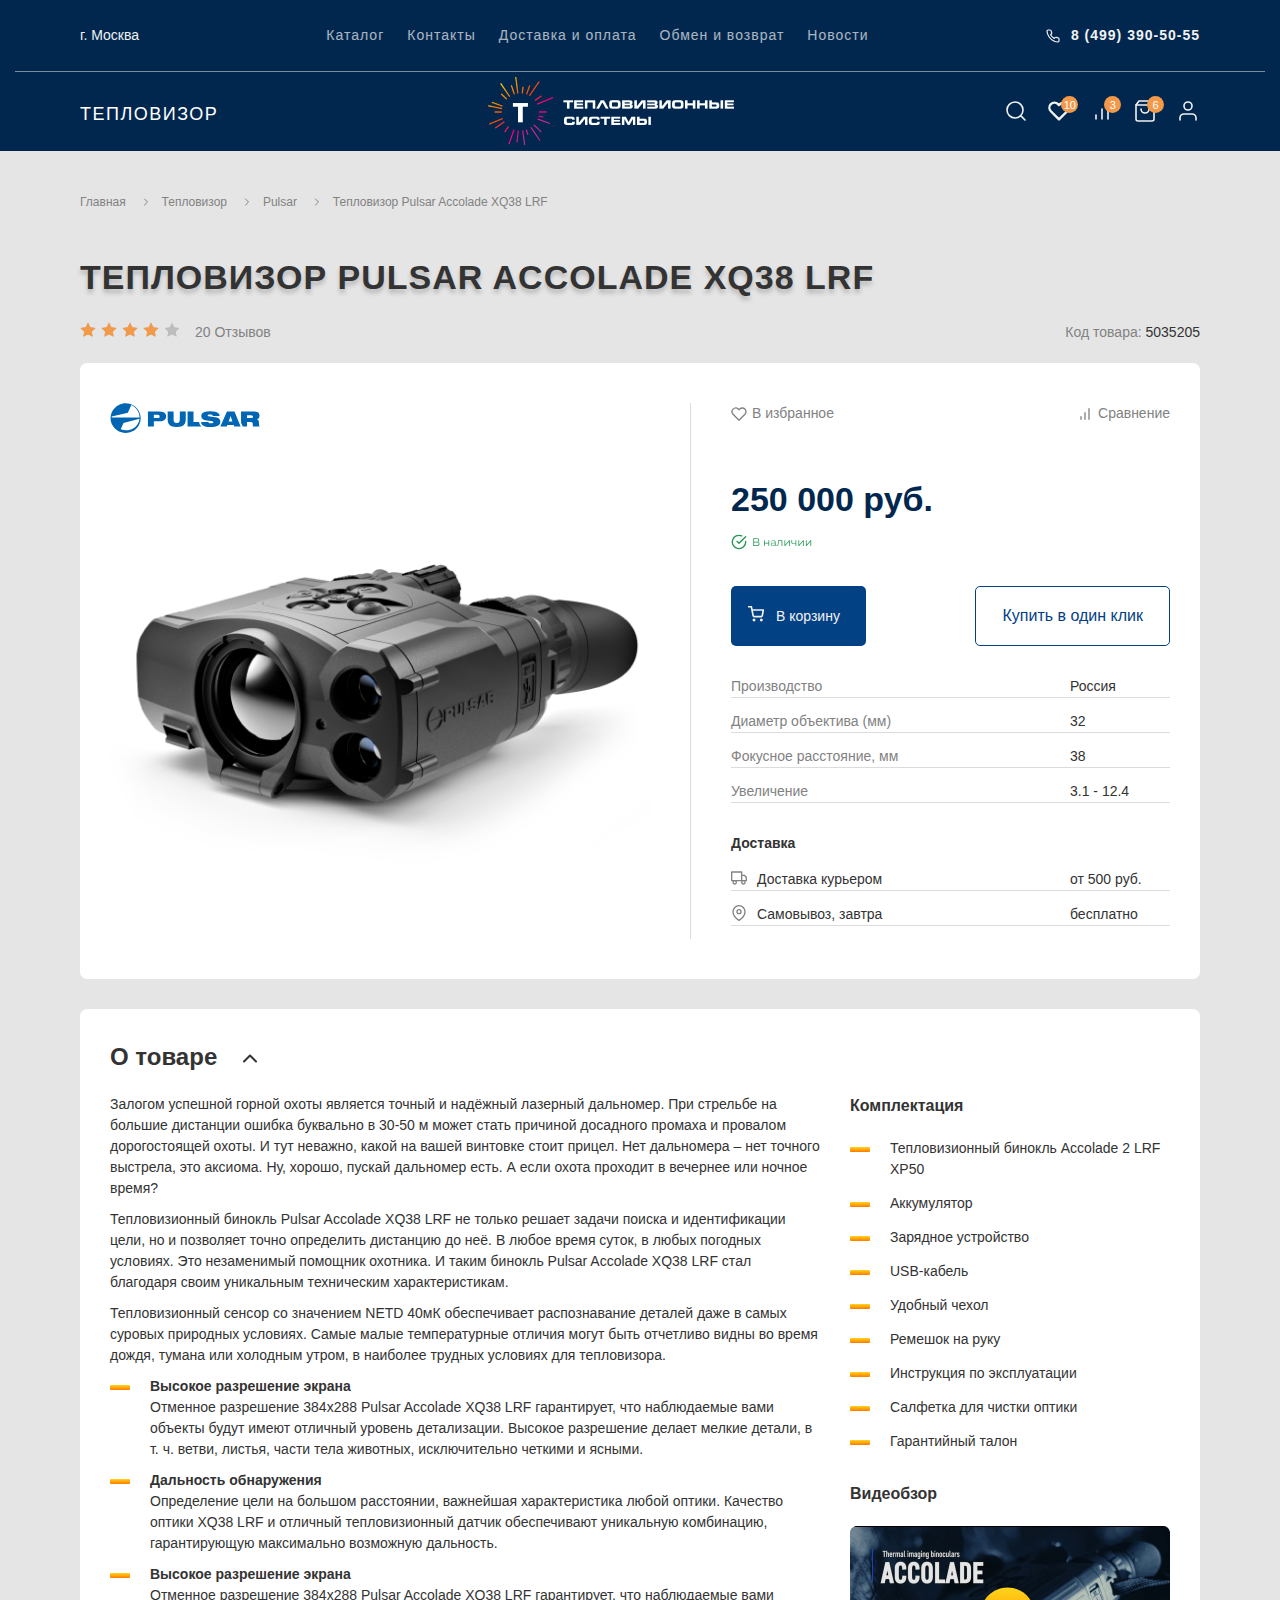
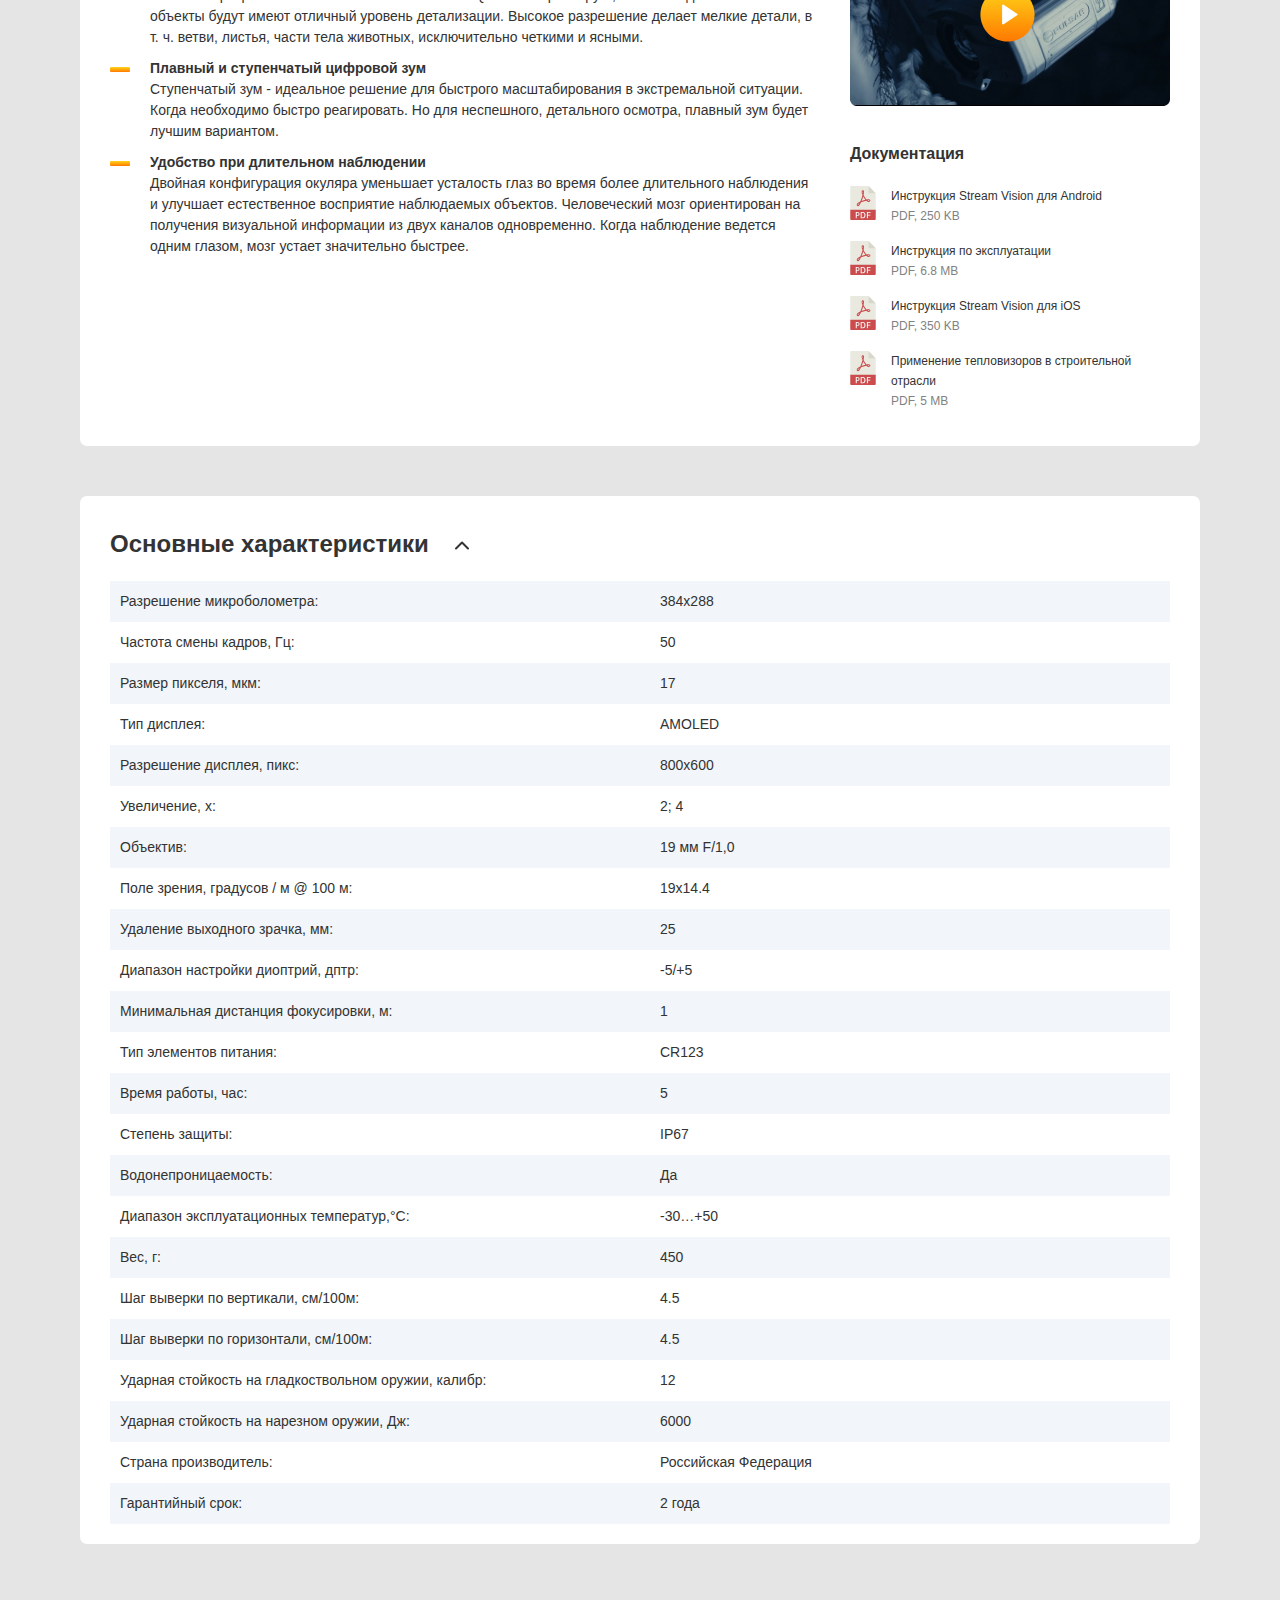
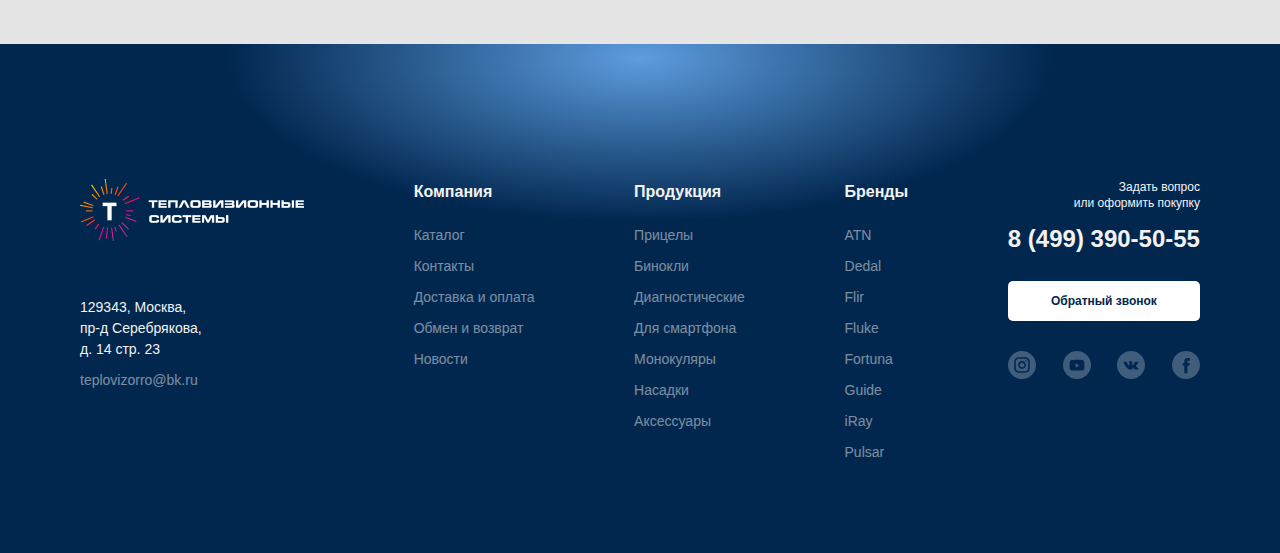
<file: product-one.html>
<!DOCTYPE html>
<html lang="ru">

<head>
    <meta charset="UTF-8">
    <meta name="viewport" content="width=device-width, initial-scale=1.0">
    <meta http-equiv="x-ua-compatible" content="ie=edge">

    <link rel="shortcut icon" href="images/favicons/favicon.ico">
    <link rel="icon" type="image/png" sizes="16x16" href="images/favicons/favicon-16x16.png">
    <link rel="icon" type="image/png" sizes="32x32" href="images/favicons/favicon-32x32.png">
    <link rel="icon" type="image/png" sizes="48x48" href="images/favicons/favicon-48x48.png">
    <link rel="manifest" href="images/favicons/manifest.json">
    <meta name="mobile-web-app-capable" content="yes">
    <meta name="theme-color" content="#fff">
    <meta name="application-name" content="My App">
    <link rel="apple-touch-icon" sizes="57x57" href="images/favicons/apple-touch-icon-57x57.png">
    <link rel="apple-touch-icon" sizes="60x60" href="images/favicons/apple-touch-icon-60x60.png">
    <link rel="apple-touch-icon" sizes="72x72" href="images/favicons/apple-touch-icon-72x72.png">
    <link rel="apple-touch-icon" sizes="76x76" href="images/favicons/apple-touch-icon-76x76.png">
    <link rel="apple-touch-icon" sizes="114x114" href="images/favicons/apple-touch-icon-114x114.png">
    <link rel="apple-touch-icon" sizes="120x120" href="images/favicons/apple-touch-icon-120x120.png">
    <link rel="apple-touch-icon" sizes="144x144" href="images/favicons/apple-touch-icon-144x144.png">
    <link rel="apple-touch-icon" sizes="152x152" href="images/favicons/apple-touch-icon-152x152.png">
    <link rel="apple-touch-icon" sizes="167x167" href="images/favicons/apple-touch-icon-167x167.png">
    <link rel="apple-touch-icon" sizes="180x180" href="images/favicons/apple-touch-icon-180x180.png">
    <link rel="apple-touch-icon" sizes="1024x1024" href="images/favicons/apple-touch-icon-1024x1024.png">
    <meta name="apple-mobile-web-app-capable" content="yes">
    <meta name="apple-mobile-web-app-status-bar-style" content="black-translucent">
    <meta name="apple-mobile-web-app-title" content="My App">
    <link rel="icon" type="image/png" sizes="228x228" href="images/favicons/coast-228x228.png">
    <meta name="msapplication-TileColor" content="#ffffff">
    <meta name="msapplication-TileImage" content="images/favicons/mstile-144x144.png">
    <meta name="msapplication-config" content="images/favicons/browserconfig.xml">
    <link rel="yandex-tableau-widget" href="images/favicons/yandex-browser-manifest.json">

    <title>Тепловизор</title>

    <link rel="stylesheet" href="css/libs.min.css">
    <link rel="stylesheet" href="css/style.min.css">
</head>

<body>

    <div class="wrapper">

        <div class="content">

            <!-- header -->
            <header class="header">

                <div class="container-fluid">

                    <div class="header__top">

                        <div class="container">

                            <div class="header__top-inner">

                                <p class="header__top-city">г. Москва</p>

                                <nav class="menu">

                                    <!-- mobile menu -->
                                    <button class="menu__btn">

                                    </button>

                                    <ul class="menu__list">
                                        <li class="menu__list-item">
                                            <a class="menu__list-link" href="product-page.html"
                                                target="_blank">Каталог</a>
                                        </li>
                                        <li class="menu__list-item">
                                            <a class="menu__list-link" href="contacts.html" target="_blank">Контакты</a>
                                        </li>
                                        <li class="menu__list-item">
                                            <a class="menu__list-link" href="shipping-payment.html"
                                                target="_blank">Доставка и оплата</a>
                                        </li>
                                        <li class="menu__list-item">
                                            <a class="menu__list-link" href="exchange-return.html" target="_blank">Обмен
                                                и возврат</a>
                                        </li>
                                        <li class="menu__list-item">
                                            <a class="menu__list-link" href="news.html" target="_blank">Новости</a>
                                        </li>
                                    </ul>
                                </nav>

                                <a class="header__top-telephone" href="tel:84993905055">8 (499) 390-50-55</a>

                            </div>

                        </div>

                    </div>

                    <div class="header__bottom">

                        <div class="container">

                            <div class="header__bottom-inner">

                                <a class="header__bottom-thermal" href="product-one.html" target="_blank">
                                    Тепловизор</a>

                                <a class="logo" href="index.html">
                                    <img class="logo__images" src="images/icon/logo.png" alt="Лого">
                                </a>

                                <div class="header__users">

                                    <a class="header__search" href="#">
                                        <img class="header__search-img" src="images/icon/search-white.svg" alt="Поиск">
                                    </a>

                                    <a class="header__heart" href="#">
                                        <img class="header__heart-img" src="images/icon/heart-white.svg" alt="Лайк">
                                        <span class="header__heart-num">10</span>
                                    </a>

                                    <a class="header__compare" href="#">
                                        <img class="header__compare-img" src="images/icon/compare-white.svg"
                                            alt="Сравнить">
                                        <span class="header__compare-num">3</span>
                                    </a>

                                    <a class="header__box" href="#">
                                        <img class="header__box-img" src="images/icon/box-white.svg" alt="Контейнер">
                                        <span class="header__box-num">6</span>
                                    </a>

                                    <a class="header__client" href="#">
                                        <img class="header__client-img" src="images/icon/user-white.svg"
                                            alt="Пользователь">
                                    </a>

                                </div>

                            </div>

                        </div>

                    </div>

                </div>

            </header>



            <section class="header__breadcrumbs breadcrumbs">

                <div class="container">

                    <div class="breadcrumbs__inner">

                        <ul class="breadcrumbs__list">
                            <li class="breadcrumbs__items">
                                <a class="breadcrumbs__link" href="#">
                                    <span class="breadcrumbs__span">Главная</span>
                                </a>
                            </li>

                            <li class="breadcrumbs__items">
                                <a class="breadcrumbs__link" href="#">
                                    <span class="breadcrumbs__span">Тепловизор</span>
                                </a>
                            </li>

                            <li class="breadcrumbs__items">
                                <a class="breadcrumbs__link" href="#">
                                    <span class="breadcrumbs__span">Pulsar</span>
                                </a>
                            </li>

                            <li class="breadcrumbs__items">
                                <a class="breadcrumbs__link" href="#">
                                    <span class="breadcrumbs__span">Тепловизор Pulsar Accolade XQ38 LRF</span>
                                </a>
                            </li>

                        </ul>

                    </div>

                </div>

            </section>






            <section class="thermal">

                <div class="container">

                    <h3 class="thermal__title title">Тепловизор Pulsar Accolade XQ38 LRF</h3>

                    <div class="thermal__top">
                        <div class="thermal__rateyo">
                            <div class="rateyo" data-rateyo-rating="4"></div>
                            <span>20 Отзывов</span>
                        </div>
                        <div class="thermal__code">
                            <p class="thermal__code-text">Код товара: <span>5035205</span></p>
                        </div>
                    </div>

                    <div class="thermal__wrap">

                        <div class="thermal__inner">

                            <div class="thermal__review">
                                <img class="thermal__review-logo" src="images/product-one/product-logo.svg"
                                    alt="Производитель">
                                <div class="thermal__review-picture">
                                    <img class="thermal__review-img" src="images/product-one/product-img.png"
                                        alt="Тепловизор">
                                </div>
                            </div>

                            <div class="thermal__feature">

                                <div class="thermal__feature-selection">
                                    <a class="thermal__favorites" href="#">
                                        <img class="thermal__favorites-img" src="images/icon/heart-dark-gray.svg"
                                            alt="В избранное">
                                        <span>В избранное</span>
                                    </a>
                                    <a class="thermal__comparison" href="#">
                                        <img class="thermal__comparison-img" src="images/icon/compare-gray.svg"
                                            alt="Сравнение">
                                        <span>Сравнение</span>
                                    </a>
                                </div>

                                <p class="thermal__feature-price">250 000 руб.</p>

                                <img class="thermal__feature-stock" src="images/icon/in-stock.svg" alt="В наличии">

                                <div class="thermal__button">
                                    <button class="thermal__button-pannier button-blue-basket">В корзину</button>
                                    <a class="thermal__button-buy" href="#one-click">Купить в один клик</a>
                                </div>

                                <ul class="thermal__list">
                                    <li class="thermal__list-item">
                                        Производство
                                        <p class="thermal__list-desc">Россия</p>
                                    </li>
                                    <li class="thermal__list-item">
                                        Диаметр объектива (мм)
                                        <p class="thermal__list-desc">32</p>
                                    </li>
                                    <li class="thermal__list-item">
                                        Фокусное расстояние, мм
                                        <p class="thermal__list-desc">38</p>
                                    </li>
                                    <li class="thermal__list-item">
                                        Увеличение
                                        <p class="thermal__list-desc">3.1 - 12.4</p>
                                    </li>
                                </ul>

                                <div class="thermal__delivery">

                                    <h5 class="thermal__delivery-title">Доставка</h5>

                                    <ul class="thermal__delivery-list">
                                        <li class="thermal__delivery-item thermal__delivery-item--car">
                                            Доставка курьером
                                            <p class="thermal__delivery-desc">от 500 руб.</p>
                                        </li>
                                        <li class="thermal__delivery-item thermal__delivery-item--map">
                                            Самовывоз, завтра
                                            <p class="thermal__delivery-desc">бесплатно</p>
                                        </li>
                                    </ul>

                                </div>

                            </div>

                        </div>

                    </div>

                </div>

            </section>


            <section class="thermal-about">

                <div class="container">

                    <div class="thermal-about__wrap">

                        <h4 class="thermal-about__title thermal-about__title--active">О товаре</h4>

                        <div class="thermal-about__inner">

                            <div class="thermal-about__content">

                                <p class="thermal-about__content-text">
                                    Залогом успешной горной охоты является точный и надёжный лазерный дальномер. При
                                    стрельбе на большие дистанции ошибка буквально в 30-50 м может стать причиной
                                    досадного
                                    промаха и провалом дорогостоящей охоты. И тут неважно, какой на вашей винтовке стоит
                                    прицел. Нет дальномера – нет точного выстрела, это аксиома. Ну, хорошо, пускай
                                    дальномер
                                    есть. А если охота проходит в вечернее или ночное время?
                                </p>

                                <p class="thermal-about__content-text">
                                    Тепловизионный бинокль Pulsar Accolade XQ38 LRF не только решает задачи поиска и
                                    идентификации цели, но и позволяет точно определить дистанцию до неё. В любое время
                                    суток, в любых погодных условиях. Это незаменимый помощник охотника. И таким бинокль
                                    Pulsar Accolade XQ38 LRF стал благодаря своим уникальным техническим
                                    характеристикам.
                                </p>

                                <p class="thermal-about__content-text">
                                    Тепловизионный сенсор со значением NETD 40мК обеспечивает распознавание деталей даже
                                    в
                                    самых суровых природных условиях. Самые малые температурные отличия могут быть
                                    отчетливо
                                    видны во время дождя, тумана или холодным утром, в наиболее трудных условиях для
                                    тепловизора.
                                </p>

                                <ul class="thermal-about__content-list">
                                    <li class="thermal-about__content-item list-orange">
                                        Высокое разрешение экрана
                                        <p class="thermal-about__content-desc">
                                            Отменное разрешение 384x288 Pulsar Accolade XQ38 LRF гарантирует, что
                                            наблюдаемые вами объекты будут имеют отличный уровень детализации. Высокое
                                            разрешение делает мелкие детали, в т. ч. ветви, листья, части тела животных,
                                            исключительно четкими и ясными.
                                        </p>
                                    </li>
                                    <li class="thermal-about__content-item list-orange">
                                        Дальность обнаружения
                                        <p class="thermal-about__content-desc">
                                            Определение цели на большом расстоянии, важнейшая характеристика любой
                                            оптики.
                                            Качество оптики XQ38 LRF и отличный тепловизионный датчик обеспечивают
                                            уникальную комбинацию, гарантирующую максимально возможную дальность.
                                        </p>
                                    </li>
                                    <li class="thermal-about__content-item list-orange">
                                        Высокое разрешение экрана
                                        <p class="thermal-about__content-desc">
                                            Отменное разрешение 384x288 Pulsar Accolade XQ38 LRF гарантирует, что
                                            наблюдаемые вами объекты будут имеют отличный уровень детализации. Высокое
                                            разрешение делает мелкие детали, в т. ч. ветви, листья, части тела животных,
                                            исключительно четкими и ясными.
                                        </p>
                                    </li>
                                    <li class="thermal-about__content-item list-orange">
                                        Плавный и ступенчатый цифровой зум
                                        <p class="thermal-about__content-desc">
                                            Ступенчатый зум - идеальное решение для быстрого масштабирования в
                                            экстремальной
                                            ситуации. Когда необходимо быстро реагировать. Но для неспешного, детального
                                            осмотра, плавный зум будет лучшим вариантом.
                                        </p>
                                    </li>
                                    <li class="thermal-about__content-item list-orange">
                                        Удобство при длительном наблюдении
                                        <p class="thermal-about__content-desc">
                                            Двойная конфигурация окуляра уменьшает усталость глаз во время более
                                            длительного
                                            наблюдения и улучшает естественное восприятие наблюдаемых объектов.
                                            Человеческий
                                            мозг ориентирован на получения визуальной информации из двух каналов
                                            одновременно. Когда наблюдение ведется одним глазом, мозг устает значительно
                                            быстрее.
                                        </p>
                                    </li>
                                </ul>

                            </div>


                            <aside class="thermal-about__aside">

                                <h4 class="thermal-about__aside-title">Комплектация</h4>

                                <ul class="thermal-aside__list">
                                    <li class="thermal-aside__list-item list-orange">Тепловизионный бинокль Accolade 2
                                        LRF
                                        XP50</li>
                                    <li class="thermal-aside__list-item list-orange">Аккумулятор</li>
                                    <li class="thermal-aside__list-item list-orange">Зарядное устройство</li>
                                    <li class="thermal-aside__list-item list-orange">USB-кабель</li>
                                    <li class="thermal-aside__list-item list-orange">Удобный чехол</li>
                                    <li class="thermal-aside__list-item list-orange">Ремешок на руку</li>
                                    <li class="thermal-aside__list-item list-orange">Инструкция по эксплуатации</li>
                                    <li class="thermal-aside__list-item list-orange">Салфетка для чистки оптики</li>
                                    <li class="thermal-aside__list-item list-orange">Гарантийный талон</li>
                                </ul>

                                <div class="thermal-about__video">
                                    <h4 class="thermal-about__video-title">Видеобзор</h4>
                                    <img class="thermal-about__video-images"
                                        src="images/thermal-about/thermal-about-video.png" alt="Видеобзор">
                                    <a class="thermal-about__video-link" data-fancybox
                                        href="https://www.youtube.com/watch?v=_sI_Ps7JSEk">
                                        <img class="thermal-about__video-play" src="images/thermal-about/play.svg"
                                            alt="Play">
                                    </a>
                                </div>


                                <div class="thermal-about__documentation">
                                    <h4 class="thermal-about__documentation-title">Документация</h4>

                                    <div class="thermal-about__instruction">
                                        <img class="thermal-about__instruction-img" src="images/icon/pdf.svg" alt="pdf">
                                        <div class="thermal-about__instruction-info">
                                            <p class="thermal-about__instruction-desc">
                                                Инструкция Stream Vision для Android
                                            </p>
                                            <p class="thermal-about__instruction-size">PDF, 250 KB</p>
                                        </div>
                                    </div>

                                    <div class="thermal-about__instruction">
                                        <img class="thermal-about__instruction-img" src="images/icon/pdf.svg" alt="pdf">
                                        <div class="thermal-about__instruction-info">
                                            <p class="thermal-about__instruction-desc">
                                                Инструкция по эксплуатации
                                            </p>
                                            <p class="thermal-about__instruction-size">PDF, 6.8 MB</p>
                                        </div>
                                    </div>

                                    <div class="thermal-about__instruction">
                                        <img class="thermal-about__instruction-img" src="images/icon/pdf.svg" alt="pdf">
                                        <div class="thermal-about__instruction-info">
                                            <p class="thermal-about__instruction-desc">
                                                Инструкция Stream Vision для iOS
                                            </p>
                                            <p class="thermal-about__instruction-size">PDF, 350 KB</p>
                                        </div>
                                    </div>

                                    <div class="thermal-about__instruction">
                                        <img class="thermal-about__instruction-img" src="images/icon/pdf.svg" alt="pdf">
                                        <div class="thermal-about__instruction-info">
                                            <p class="thermal-about__instruction-desc">
                                                Применение тепловизоров в строительной отрасли
                                            </p>
                                            <p class="thermal-about__instruction-size">PDF, 5 MB</p>
                                        </div>
                                    </div>

                                </div>

                            </aside>

                        </div>

                    </div>

                </div>

            </section>



            <section class="thermal-characteristic">

                <div class="container">

                    <div class="thermal-characteristic__wrap">

                        <h3 class="thermal-characteristic__title thermal-characteristic__title--active">Основные
                            характеристики</h3>

                        <div class="thermal-characteristic__inner">

                            <ul class="thermal-characteristic__list">
                                <li class="thermal-characteristic__list-item">
                                    Разрешение микроболометра:
                                    <p class="thermal-characteristic__desc">384x288</p>
                                </li>
                                <li class="thermal-characteristic__list-item">
                                    Частота смены кадров, Гц:
                                    <p class="thermal-characteristic__desc">50</p>
                                </li>
                                <li class="thermal-characteristic__list-item">
                                    Размер пикселя, мкм:
                                    <p class="thermal-characteristic__desc">17</p>
                                </li>
                                <li class="thermal-characteristic__list-item">
                                    Тип дисплея:
                                    <p class="thermal-characteristic__desc">AMOLED</p>
                                </li>
                                <li class="thermal-characteristic__list-item">
                                    Разрешение дисплея, пикс:
                                    <p class="thermal-characteristic__desc">800x600</p>
                                </li>
                                <li class="thermal-characteristic__list-item">
                                    Увеличение, x:
                                    <p class="thermal-characteristic__desc">2; 4</p>
                                </li>
                                <li class="thermal-characteristic__list-item">
                                    Объектив:
                                    <p class="thermal-characteristic__desc">19 мм F/1,0</p>
                                </li>
                                <li class="thermal-characteristic__list-item">
                                    Поле зрения, градусов / м @ 100 м:
                                    <p class="thermal-characteristic__desc">19x14.4</p>
                                </li>
                                <li class="thermal-characteristic__list-item">
                                    Удаление выходного зрачка, мм:
                                    <p class="thermal-characteristic__desc">25</p>
                                </li>
                                <li class="thermal-characteristic__list-item">
                                    Диапазон настройки диоптрий, дптр:
                                    <p class="thermal-characteristic__desc">-5/+5</p>
                                </li>
                                <li class="thermal-characteristic__list-item">
                                    Минимальная дистанция фокусировки, м:
                                    <p class="thermal-characteristic__desc">1</p>
                                </li>
                                <li class="thermal-characteristic__list-item">
                                    Тип элементов питания:
                                    <p class="thermal-characteristic__desc">CR123</p>
                                </li>
                                <li class="thermal-characteristic__list-item">
                                    Время работы, час:
                                    <p class="thermal-characteristic__desc">5</p>
                                </li>
                                <li class="thermal-characteristic__list-item">
                                    Степень защиты:
                                    <p class="thermal-characteristic__desc">IP67</p>
                                </li>
                                <li class="thermal-characteristic__list-item">
                                    Водонепроницаемость:
                                    <p class="thermal-characteristic__desc">Да</p>
                                </li>
                                <li class="thermal-characteristic__list-item">
                                    Диапазон эксплуатационных температур,°С:
                                    <p class="thermal-characteristic__desc">-30…+50</p>
                                </li>
                                <li class="thermal-characteristic__list-item">
                                    Вес, г:
                                    <p class="thermal-characteristic__desc">450</p>
                                </li>
                                <li class="thermal-characteristic__list-item">
                                    Шаг выверки по вертикали, см/100м:
                                    <p class="thermal-characteristic__desc">4.5</p>
                                </li>
                                <li class="thermal-characteristic__list-item">
                                    Шаг выверки по горизонтали, см/100м:
                                    <p class="thermal-characteristic__desc">4.5</p>
                                </li>
                                <li class="thermal-characteristic__list-item">
                                    Ударная стойкость на гладкоствольном оружии, калибр:
                                    <p class="thermal-characteristic__desc">12</p>
                                </li>
                                <li class="thermal-characteristic__list-item">
                                    Ударная стойкость на нарезном оружии, Дж:
                                    <p class="thermal-characteristic__desc">6000</p>
                                </li>
                                <li class="thermal-characteristic__list-item">
                                    Страна производитель:
                                    <p class="thermal-characteristic__desc">Российская Федерация</p>
                                </li>
                                <li class="thermal-characteristic__list-item">
                                    Гарантийный срок:
                                    <p class="thermal-characteristic__desc">2 года</p>
                                </li>
                            </ul>

                        </div>

                    </div>

                </div>

            </section>



            <!--  content перед footer -->
        </div>

        <!-- footer  -->
        <footer class="footer">

            <div class="container">

                <div class="footer__inner">

                    <div class="footer__item footer__item--address">
                        <a class="footer__logo" href="#">
                            <img class="footer__logo-img" src="images/footer/logo.png" alt="Лого">
                        </a>
                        <div class="footer__address">
                            <p class="footer__address-city">
                                129343, Москва, пр-д Серебрякова, д. 14 стр. 23
                            </p>
                            <a class="footer__email" href="mailto:teplovizorro@bk.ru">teplovizorro@bk.ru</a>
                        </div>
                    </div>

                    <div class="footer__item footer__item--company footer__company">
                        <h4 class="footer__item-title">Компания</h4>
                        <ul class="footer__list">
                            <li class="footer__list-item">
                                <a class="footer__list-link" href="product-page.html" target="_blank">Каталог</a>
                            </li>
                            <li class="footer__list-item">
                                <a class="footer__list-link" href="contacts.html" target="_blank">Контакты</a>
                            </li>
                            <li class="footer__list-item">
                                <a class="footer__list-link" href="shipping-payment.html" target="_blank">Доставка и
                                    оплата</a>
                            </li>
                            <li class="footer__list-item">
                                <a class="footer__list-link" href="exchange-return.html" target="_blank">Обмен и
                                    возврат</a>
                            </li>
                            <li class="footer__list-item">
                                <a class="footer__list-link" href="news.html" target="_blank">Новости</a>
                            </li>
                        </ul>
                    </div>

                    <div class="footer__item footer__item--products footer__products">
                        <h4 class="footer__item-title">Продукция</h4>
                        <ul class="footer__list">
                            <li class="footer__list-item">
                                <a class="footer__list-link" href="#">Прицелы</a>
                            </li>
                            <li class="footer__list-item">
                                <a class="footer__list-link" href="#">Бинокли</a>
                            </li>
                            <li class="footer__list-item">
                                <a class="footer__list-link" href="#">Диагностические</a>
                            </li>
                            <li class="footer__list-item">
                                <a class="footer__list-link" href="#">Для смартфона</a>
                            </li>
                            <li class="footer__list-item">
                                <a class="footer__list-link" href="#">Монокуляры</a>
                            </li>
                            <li class="footer__list-item">
                                <a class="footer__list-link" href="#">Насадки</a>
                            </li>
                            <li class="footer__list-item">
                                <a class="footer__list-link" href="#">Аксессуары</a>
                            </li>
                        </ul>
                    </div>

                    <div class="footer__item footer__item--brands footer__brands">
                        <h4 class="footer__item-title">Бренды</h4>
                        <ul class="footer__list">
                            <li class="footer__list-item">
                                <a class="footer__list-link" href="#">ATN</a>
                            </li>
                            <li class="footer__list-item">
                                <a class="footer__list-link" href="#">Dedal</a>
                            </li>
                            <li class="footer__list-item">
                                <a class="footer__list-link" href="#">Flir</a>
                            </li>
                            <li class="footer__list-item">
                                <a class="footer__list-link" href="#">Fluke</a>
                            </li>
                            <li class="footer__list-item">
                                <a class="footer__list-link" href="#">Fortuna</a>
                            </li>
                            <li class="footer__list-item">
                                <a class="footer__list-link" href="#">Guide</a>
                            </li>
                            <li class="footer__list-item">
                                <a class="footer__list-link" href="#">iRay</a>
                            </li>
                            <li class="footer__list-item">
                                <a class="footer__list-link" href="#">Pulsar</a>
                            </li>
                        </ul>
                    </div>

                    <div class="footer__item footer__item--feedback">
                        <p class="footer__question">Задать вопрос <br> или оформить покупку</p>
                        <a class="footer__telephone" href="tel:84993905055">8 (499) 390-50-55</a>
                        <a class="footer__back-link button-white" href="#">Обратный звонок</a>

                        <div class="footer__social">
                            <a class="footer__social-instagram" href="#">
                                <svg width="28" height="28" viewBox="0 0 28 28" fill="none"
                                    xmlns="http://www.w3.org/2000/svg">
                                    <g opacity="0.5">
                                        <path fill-rule="evenodd" clip-rule="evenodd"
                                            d="M14 0C6.26801 0 0 6.26801 0 14C0 21.732 6.26801 28 14 28C21.732 28 28 21.732 28 14C28 6.26801 21.732 0 14 0ZM10.7921 6.26933C11.6218 6.23158 11.8869 6.22234 13.9992 6.22234H13.9968C16.1098 6.22234 16.3739 6.23158 17.2035 6.26933C18.0315 6.30725 18.5971 6.43833 19.0929 6.63067C19.6049 6.82917 20.0376 7.09491 20.4702 7.52755C20.9029 7.95986 21.1686 8.3938 21.3679 8.90535C21.5591 9.39989 21.6904 9.96507 21.7293 10.7931C21.7665 11.6227 21.7763 11.8878 21.7763 14.0001C21.7763 16.1124 21.7665 16.3769 21.7293 17.2065C21.6904 18.0342 21.5591 18.5995 21.3679 19.0942C21.1686 19.6056 20.9029 20.0396 20.4702 20.4719C20.0381 20.9045 19.6048 21.1709 19.0934 21.3696C18.5985 21.5619 18.0327 21.693 17.2047 21.7309C16.375 21.7687 16.1107 21.7779 13.9982 21.7779C11.8861 21.7779 11.6211 21.7687 10.7915 21.7309C9.96364 21.693 9.39828 21.5619 8.90342 21.3696C8.39218 21.1709 7.95824 20.9045 7.52609 20.4719C7.09361 20.0396 6.82786 19.6056 6.62904 19.0941C6.43686 18.5995 6.30577 18.0344 6.26769 17.2063C6.2301 16.3767 6.2207 16.1124 6.2207 14.0001C6.2207 11.8878 6.23043 11.6225 6.26753 10.7929C6.3048 9.96523 6.43605 9.39989 6.62888 8.90519C6.82819 8.3938 7.09393 7.95986 7.52657 7.52755C7.95889 7.09507 8.39283 6.82933 8.90439 6.63067C9.39893 6.43833 9.96412 6.30725 10.7921 6.26933Z"
                                            fill="white" />
                                        <path fill-rule="evenodd" clip-rule="evenodd"
                                            d="M13.3187 7.77924C13.451 7.77903 13.5932 7.7791 13.7467 7.77917L13.9996 7.77924C16.0262 7.77924 16.2664 7.78652 17.0667 7.82289C17.8067 7.85673 18.2084 7.9804 18.4759 8.08431C18.8301 8.2219 19.0826 8.38637 19.3481 8.65206C19.6138 8.91774 19.7782 9.17078 19.9161 9.52503C20.02 9.7923 20.1438 10.194 20.1775 10.9341C20.2139 11.7343 20.2218 11.9747 20.2218 14.0006C20.2218 16.0265 20.2139 16.2668 20.1775 17.0671C20.1437 17.8072 20.02 18.2089 19.9161 18.4762C19.7786 18.8304 19.6138 19.0827 19.3481 19.3482C19.0825 19.6139 18.8303 19.7783 18.4759 19.9159C18.2087 20.0203 17.8067 20.1437 17.0667 20.1775C16.2666 20.2139 16.0262 20.2218 13.9996 20.2218C11.9729 20.2218 11.7327 20.2139 10.9326 20.1775C10.1926 20.1433 9.79093 20.0197 9.52323 19.9158C9.16902 19.7782 8.91602 19.6137 8.65036 19.348C8.38471 19.0823 8.22026 18.8299 8.08237 18.4755C7.97848 18.2083 7.85467 17.8066 7.82099 17.0664C7.78462 16.2662 7.77734 16.0258 7.77734 13.9987C7.77734 11.9716 7.78462 11.7324 7.82099 10.9322C7.85483 10.1921 7.97848 9.7904 8.08237 9.52281C8.21994 9.16856 8.38471 8.91553 8.65036 8.64984C8.91602 8.38415 9.16902 8.21968 9.52323 8.08178C9.79078 7.9774 10.1926 7.85405 10.9326 7.82004C11.6328 7.78841 11.9041 7.77893 13.3187 7.77734V7.77924ZM17.8872 9.33312C17.4578 9.33312 17.1094 9.6811 17.1094 10.1106C17.1094 10.54 17.4578 10.8884 17.8872 10.8884C18.3166 10.8884 18.665 10.54 18.665 10.1106C18.665 9.68123 18.3166 9.33285 17.8872 9.33285V9.33312ZM10.1104 13.9998C10.1104 11.852 11.8517 10.1106 13.9995 10.1105C16.1473 10.1105 17.8882 11.852 17.8882 13.9998C17.8882 16.1477 16.1475 17.8883 13.9996 17.8883C11.8518 17.8883 10.1104 16.1477 10.1104 13.9998Z"
                                            fill="white" />
                                        <path fill-rule="evenodd" clip-rule="evenodd"
                                            d="M13.9974 11.667C15.286 11.667 16.3307 12.7116 16.3307 14.0003C16.3307 15.2889 15.286 16.3337 13.9974 16.3337C12.7087 16.3337 11.6641 15.2889 11.6641 14.0003C11.6641 12.7116 12.7087 11.667 13.9974 11.667V11.667Z"
                                            fill="white" />
                                    </g>
                                </svg>
                            </a>

                            <a class="footer__social-youtube" href="#">
                                <svg width="28" height="28" viewBox="0 0 28 28" fill="none"
                                    xmlns="http://www.w3.org/2000/svg">
                                    <g opacity="0.5">
                                        <path fill-rule="evenodd" clip-rule="evenodd"
                                            d="M0 14C0 6.26801 6.26801 0 14 0C21.732 0 28 6.26801 28 14C28 21.732 21.732 28 14 28C6.26801 28 0 21.732 0 14ZM21.1546 10.5427C20.9829 9.88296 20.4768 9.36343 19.8343 9.18711C18.6698 8.86667 14 8.86667 14 8.86667C14 8.86667 9.33019 8.86667 8.16565 9.18711C7.52309 9.36343 7.01705 9.88296 6.84532 10.5427C6.53333 11.7384 6.53333 14.2333 6.53333 14.2333C6.53333 14.2333 6.53333 16.7281 6.84532 17.924C7.01705 18.5837 7.52309 19.1032 8.16565 19.2796C9.33019 19.6 14 19.6 14 19.6C14 19.6 18.6698 19.6 19.8343 19.2796C20.4768 19.1032 20.9829 18.5837 21.1546 17.924C21.4667 16.7281 21.4667 14.2333 21.4667 14.2333C21.4667 14.2333 21.4667 11.7384 21.1546 10.5427Z"
                                            fill="white" />
                                        <path fill-rule="evenodd" clip-rule="evenodd"
                                            d="M12.5996 16.7995V12.1328L16.3329 14.4662L12.5996 16.7995Z"
                                            fill="white" />
                                    </g>
                                </svg>
                            </a>

                            <a class="footer__social-vk" href="#">
                                <svg width="28" height="28" viewBox="0 0 28 28" fill="none"
                                    xmlns="http://www.w3.org/2000/svg">
                                    <g opacity="0.5">
                                        <path fill-rule="evenodd" clip-rule="evenodd"
                                            d="M0 14C0 6.26801 6.26801 0 14 0C21.732 0 28 6.26801 28 14C28 21.732 21.732 28 14 28C6.26801 28 0 21.732 0 14ZM14.7324 18.5944C14.7324 18.5944 15.0019 18.565 15.1399 18.4194C15.2663 18.2861 15.2619 18.0344 15.2619 18.0344C15.2619 18.0344 15.2451 16.8594 15.8009 16.6859C16.3487 16.5152 17.0521 17.8222 17.7985 18.3248C18.3624 18.7048 18.7904 18.6216 18.7904 18.6216L20.7851 18.5944C20.7851 18.5944 21.8281 18.5313 21.3336 17.7262C21.2927 17.6602 21.0451 17.1304 19.8509 16.042C18.5998 14.9028 18.7678 15.0871 20.2738 13.1162C21.1912 11.916 21.5578 11.1833 21.4432 10.87C21.3343 10.5703 20.6595 10.6499 20.6595 10.6499L18.4142 10.6635C18.4142 10.6635 18.2477 10.6413 18.1243 10.7137C18.0038 10.7847 17.9256 10.9503 17.9256 10.9503C17.9256 10.9503 17.5706 11.8787 17.0966 12.6688C16.0967 14.335 15.6972 14.4232 15.5336 14.3199C15.1531 14.0783 15.248 13.3506 15.248 12.8337C15.248 11.2184 15.4978 10.5452 14.7623 10.371C14.5183 10.3129 14.3387 10.2749 13.7142 10.2685C12.913 10.2606 12.2351 10.2713 11.851 10.4556C11.5953 10.5782 11.3981 10.8521 11.5186 10.8678C11.6669 10.8872 12.0029 10.9567 12.1811 11.1948C12.4112 11.5023 12.4031 12.192 12.4031 12.192C12.4031 12.192 12.5353 14.0934 12.0942 14.3293C11.7918 14.4913 11.3769 14.1608 10.4851 12.6487C10.0286 11.8744 9.6839 11.0184 9.6839 11.0184C9.6839 11.0184 9.61743 10.8585 9.49838 10.7725C9.35449 10.6685 9.15364 10.6363 9.15364 10.6363L7.02017 10.6499C7.02017 10.6499 6.69952 10.6585 6.58193 10.7954C6.47749 10.9166 6.5739 11.1682 6.5739 11.1682C6.5739 11.1682 8.2443 15.0046 10.136 16.9382C11.8707 18.7105 13.8398 18.5944 13.8398 18.5944H14.7324Z"
                                            fill="white" />
                                    </g>
                                </svg>
                            </a>

                            <a class="footer__social-facebook" href="#">
                                <svg width="28" height="28" viewBox="0 0 28 28" fill="none"
                                    xmlns="http://www.w3.org/2000/svg">
                                    <g opacity="0.5">
                                        <path fill-rule="evenodd" clip-rule="evenodd"
                                            d="M0 14C0 6.26801 6.26801 0 14 0C21.732 0 28 6.26801 28 14C28 21.732 21.732 28 14 28C6.26801 28 0 21.732 0 14ZM15.4592 22.2317V14.615H17.5618L17.8404 11.9902H15.4592L15.4628 10.6765C15.4628 9.99188 15.5279 9.62507 16.5111 9.62507H17.8255V7H15.7227C13.1968 7 12.3078 8.2733 12.3078 10.4146V11.9905H10.7333V14.6153H12.3078V22.2317H15.4592Z"
                                            fill="white" />
                                    </g>
                                </svg>
                            </a>

                        </div>

                    </div>

                </div>

            </div>

        </footer>

        <!-- wrapper -->
    </div>




    <!-- modal windows -->
    <div id="one-click" class="one-click mfp-hide white-popup">

        <div class="one-click__inner">

            <h3 class="one-click__title title">Купить в один клик</h3>

            <h4 class="one-click__subtitle">Оставьте Ваши данные и наш консультант с вами свяжется.</h4>

            <form class="one-click__form">
                <label class="one-click__label">Ваше имя <span>*</span>
                    <input class="one-click__name" type="text" placeholder="Введите ваше имя" required>
                </label>
                <label class="one-click__label">Ваш телефон <span>*</span>
                    <input class="one-click__phone" type="text" placeholder="Ваш телефон" required>
                </label>
                <label class="one-click__label">Комментарий к заказу
                    <textarea class="one-click__comment" placeholder="Комментарий" required></textarea>
                </label>

                <a class="one-click__btn button-green" href="#one-thanks">Отправить</a>
            </form>

            <p class="one-click__text">
                Нажимая кнопку «Отправить» я соглашаюсь с обработкой персональных данных в соответствии с
                <a class="one-click__text-link" href="#">политикой конфиденциальности.</a>
            </p>

        </div>

    </div>


    <div id="one-thanks" class="one-thanks mfp-hide white-popup">

        <div class="one-thanks__inner">
            <img class="one-thanks__img" src="images/icon/good-orange.svg" alt="Спасибо">
            <h3 class="one-thanks__title title">Спасибо!</h3>
            <p class="one-thanks__text">
                Благодарим за заказ в Teplovizorro. В настоящий момент Ваш заказ обрабатывается. Мы в ближайшее время
                позвоним Вам для уточнения.
            </p>
        </div>

    </div>





    <!-- button up -->
    <div class="button__up">
        <img class="button__up-img" src="images/icon/button_up.svg" alt="Вверх">
    </div>

    <!-- <script src="https://ajax.googleapis.com/ajax/libs/jquery/3.5.1/jquery.min.js"></script> -->

    <script src="js/main.min.js"></script>

</body>

</html>
</file>
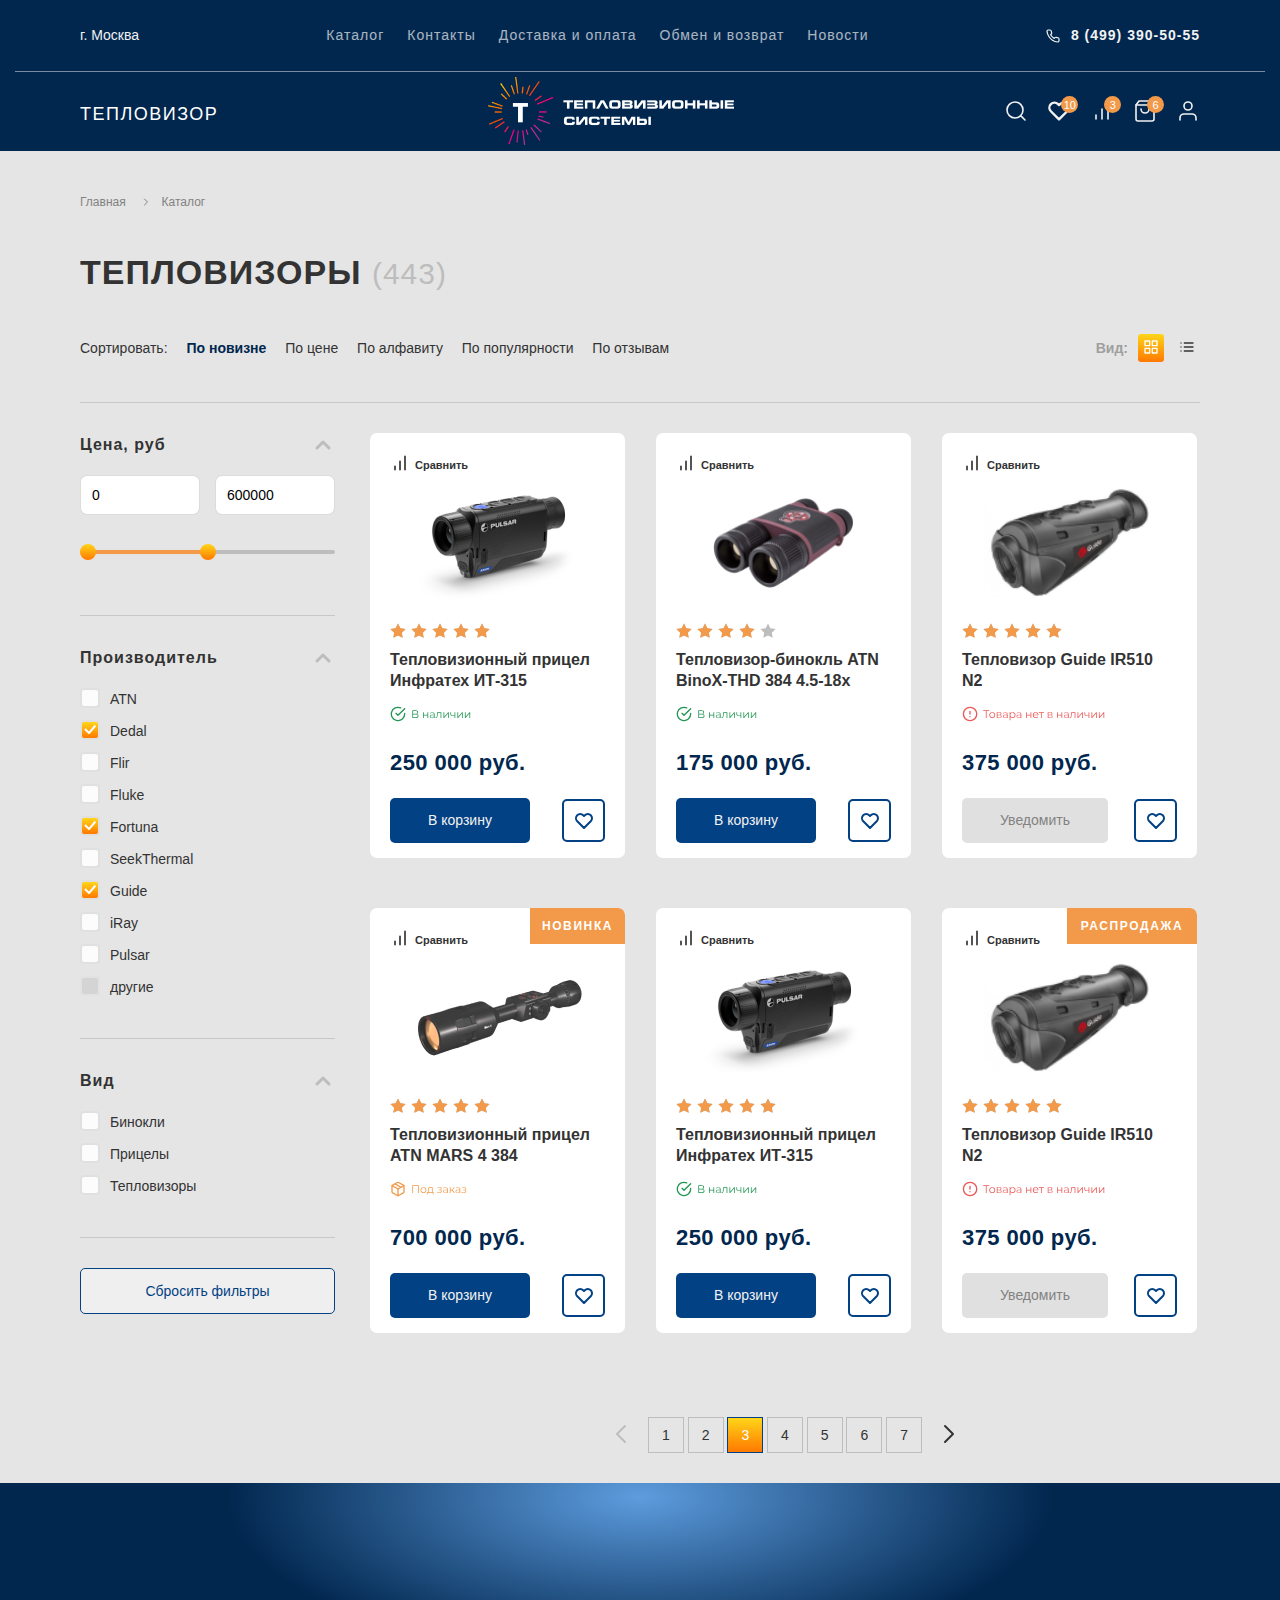
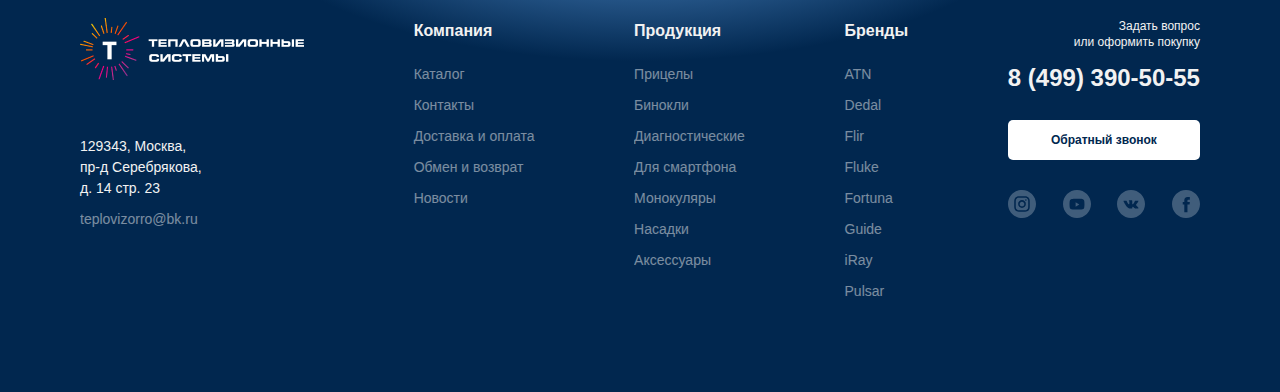
<file: product-page.html>
<!DOCTYPE html>
<html lang="ru">

<head>
    <meta charset="UTF-8">
    <meta name="viewport" content="width=device-width, initial-scale=1.0">
    <meta http-equiv="x-ua-compatible" content="ie=edge">

    <link rel="shortcut icon" href="images/favicons/favicon.ico">
    <link rel="icon" type="image/png" sizes="16x16" href="images/favicons/favicon-16x16.png">
    <link rel="icon" type="image/png" sizes="32x32" href="images/favicons/favicon-32x32.png">
    <link rel="icon" type="image/png" sizes="48x48" href="images/favicons/favicon-48x48.png">
    <link rel="manifest" href="images/favicons/manifest.json">
    <meta name="mobile-web-app-capable" content="yes">
    <meta name="theme-color" content="#fff">
    <meta name="application-name" content="My App">
    <link rel="apple-touch-icon" sizes="57x57" href="images/favicons/apple-touch-icon-57x57.png">
    <link rel="apple-touch-icon" sizes="60x60" href="images/favicons/apple-touch-icon-60x60.png">
    <link rel="apple-touch-icon" sizes="72x72" href="images/favicons/apple-touch-icon-72x72.png">
    <link rel="apple-touch-icon" sizes="76x76" href="images/favicons/apple-touch-icon-76x76.png">
    <link rel="apple-touch-icon" sizes="114x114" href="images/favicons/apple-touch-icon-114x114.png">
    <link rel="apple-touch-icon" sizes="120x120" href="images/favicons/apple-touch-icon-120x120.png">
    <link rel="apple-touch-icon" sizes="144x144" href="images/favicons/apple-touch-icon-144x144.png">
    <link rel="apple-touch-icon" sizes="152x152" href="images/favicons/apple-touch-icon-152x152.png">
    <link rel="apple-touch-icon" sizes="167x167" href="images/favicons/apple-touch-icon-167x167.png">
    <link rel="apple-touch-icon" sizes="180x180" href="images/favicons/apple-touch-icon-180x180.png">
    <link rel="apple-touch-icon" sizes="1024x1024" href="images/favicons/apple-touch-icon-1024x1024.png">
    <meta name="apple-mobile-web-app-capable" content="yes">
    <meta name="apple-mobile-web-app-status-bar-style" content="black-translucent">
    <meta name="apple-mobile-web-app-title" content="My App">
    <link rel="icon" type="image/png" sizes="228x228" href="images/favicons/coast-228x228.png">
    <meta name="msapplication-TileColor" content="#ffffff">
    <meta name="msapplication-TileImage" content="images/favicons/mstile-144x144.png">
    <meta name="msapplication-config" content="images/favicons/browserconfig.xml">
    <link rel="yandex-tableau-widget" href="images/favicons/yandex-browser-manifest.json">

    <title>Каталог</title>

    <link rel="stylesheet" href="css/libs.min.css">
    <link rel="stylesheet" href="css/style.min.css">
</head>

<body>

    <div class="wrapper">

        <div class="content">

            <!-- header -->
            <header class="header">

                <div class="container-fluid">

                    <div class="header__top">

                        <div class="container">

                            <div class="header__top-inner">

                                <p class="header__top-city">г. Москва</p>

                                <nav class="menu">

                                    <!-- mobile menu -->
                                    <button class="menu__btn">

                                    </button>

                                    <ul class="menu__list">
                                        <li class="menu__list-item">
                                            <a class="menu__list-link" href="product-page.html"
                                                target="_blank">Каталог</a>
                                        </li>
                                        <li class="menu__list-item">
                                            <a class="menu__list-link" href="contacts.html" target="_blank">Контакты</a>
                                        </li>
                                        <li class="menu__list-item">
                                            <a class="menu__list-link" href="shipping-payment.html"
                                                target="_blank">Доставка и оплата</a>
                                        </li>
                                        <li class="menu__list-item">
                                            <a class="menu__list-link" href="exchange-return.html" target="_blank">Обмен
                                                и возврат</a>
                                        </li>
                                        <li class="menu__list-item">
                                            <a class="menu__list-link" href="news.html" target="_blank">Новости</a>
                                        </li>
                                    </ul>
                                </nav>

                                <a class="header__top-telephone" href="tel:84993905055">8 (499) 390-50-55</a>

                            </div>

                        </div>

                    </div>

                    <div class="header__bottom">

                        <div class="container">

                            <div class="header__bottom-inner">

                                <a class="header__bottom-thermal" href="product-one.html" target="_blank">
                                    Тепловизор</a>

                                <a class="logo" href="index.html">
                                    <img class="logo__images" src="images/icon/logo.png" alt="Лого">
                                </a>

                                <div class="header__users">

                                    <a class="header__search" href="#">
                                        <img class="header__search-img" src="images/icon/search-white.svg" alt="Поиск">
                                    </a>

                                    <a class="header__heart" href="#">
                                        <img class="header__heart-img" src="images/icon/heart-white.svg" alt="Лайк">
                                        <span class="header__heart-num">10</span>
                                    </a>

                                    <a class="header__compare" href="#">
                                        <img class="header__compare-img" src="images/icon/compare-white.svg"
                                            alt="Сравнить">
                                        <span class="header__compare-num">3</span>
                                    </a>

                                    <a class="header__box" href="#">
                                        <img class="header__box-img" src="images/icon/box-white.svg" alt="Контейнер">
                                        <span class="header__box-num">6</span>
                                    </a>

                                    <a class="header__client" href="#">
                                        <img class="header__client-img" src="images/icon/user-white.svg"
                                            alt="Пользователь">
                                    </a>

                                </div>

                            </div>

                        </div>

                    </div>

                </div>

            </header>



            <section class="header__breadcrumbs breadcrumbs">

                <div class="container">

                    <div class="breadcrumbs__inner">

                        <ul class="breadcrumbs__list">
                            <li class="breadcrumbs__items">
                                <a class="breadcrumbs__link" href="#">
                                    <span class="breadcrumbs__span">Главная</span>
                                </a>
                            </li>

                            <li class="breadcrumbs__items">
                                <a class="breadcrumbs__link" href="#">
                                    <span class="breadcrumbs__span">Каталог</span>
                                </a>
                            </li>
                        </ul>

                    </div>

                </div>

            </section>




            <section class="product-page">

                <div class="container">

                    <h3 class="product-page__title title">Тепловизоры <span>(443)</span></h3>

                    <div class="product-page__sort">

                        <ul class="product-page__sort-list">
                            <li class="product-page__sort-item">
                                <a href="#" class="product-page__sort-link">Сортировать:</a>
                            </li>
                            <li class="product-page__sort-item">
                                <a href="#" class="product-page__sort-link product-page__sort-link--active">По
                                    новизне</a>
                            </li>
                            <li class="product-page__sort-item">
                                <a href="#" class="product-page__sort-link">По цене</a>
                            </li>
                            <li class="product-page__sort-item">
                                <a href="#" class="product-page__sort-link">По алфавиту</a>
                            </li>
                            <li class="product-page__sort-item">
                                <a href="#" class="product-page__sort-link">По популярности</a>
                            </li>
                            <li class="product-page__sort-item">
                                <a href="#" class="product-page__sort-link">По отзывам</a>
                            </li>
                        </ul>

                        <div class="product-page__view">
                            <h4 class="product-page__view-title">Вид:</h4>

                            <div class="product-page__view-inner">

                                <a class="product-page__view-link product__table active" href="#">
                                    <div class="product-page__view-img">
                                        <svg width="16" height="16" viewBox="0 0 16 16" fill="none"
                                            xmlns="http://www.w3.org/2000/svg">
                                            <path d="M6.66667 2H2V6.66667H6.66667V2Z" stroke="#333333"
                                                stroke-width="1.33333" stroke-linecap="round" stroke-linejoin="round" />
                                            <path d="M14.0007 2H9.33398V6.66667H14.0007V2Z" stroke="#333333"
                                                stroke-width="1.33333" stroke-linecap="round" stroke-linejoin="round" />
                                            <path d="M14.0007 9.33301H9.33398V13.9997H14.0007V9.33301Z" stroke="#333333"
                                                stroke-width="1.33333" stroke-linecap="round" stroke-linejoin="round" />
                                            <path d="M6.66667 9.33301H2V13.9997H6.66667V9.33301Z" stroke="#333333"
                                                stroke-width="1.33333" stroke-linecap="round" stroke-linejoin="round" />
                                        </svg>
                                    </div>
                                </a>

                                <a class="product-page__view-link view__icon product__list" href="#">
                                    <div class="product-page__view-img">
                                        <svg width="16" height="16" viewBox="0 0 16 16" fill="none"
                                            xmlns="http://www.w3.org/2000/svg">
                                            <path d="M5.33398 4H14.0007" stroke="#333333" stroke-width="1.33333"
                                                stroke-linecap="round" stroke-linejoin="round" />
                                            <path d="M5.33398 8H14.0007" stroke="#333333" stroke-width="1.33333"
                                                stroke-linecap="round" stroke-linejoin="round" />
                                            <path d="M5.33398 12H14.0007" stroke="#333333" stroke-width="1.33333"
                                                stroke-linecap="round" stroke-linejoin="round" />
                                            <path d="M2 4H2.00667" stroke="#333333" stroke-width="1.33333"
                                                stroke-linecap="round" stroke-linejoin="round" />
                                            <path d="M2 8H2.00667" stroke="#333333" stroke-width="1.33333"
                                                stroke-linecap="round" stroke-linejoin="round" />
                                            <path d="M2 12H2.00667" stroke="#333333" stroke-width="1.33333"
                                                stroke-linecap="round" stroke-linejoin="round" />
                                        </svg>
                                    </div>
                                </a>

                            </div>

                        </div>

                    </div>



                    <div class="product-page__inner">


                        <aside class="product-page__aside">

                            <div class="price-range aside__item">

                                <div class="price-range__top">
                                    <div class="price-range__top-cost subtitle">Цена, руб</div>
                                    <img class="price-range__top-img" src="images/icon/arrow-top-gray.svg" alt="Вверх">
                                </div>

                                <div class="price-range__wrap price-range__wrap--active">
                                    <form class="range__form-desc">
                                        <label class="range__label">
                                            <input type="text" class="range__from">
                                        </label>

                                        <label class="range__label">
                                            <input type="text" class="range__to">
                                        </label>
                                    </form>

                                    <div class="range__form">
                                        <input type="text" class="js-range-slider price-range__form-input"
                                            name="my_range" value="">
                                    </div>
                                </div>

                            </div>


                            <div class="aside-manufacturer aside__item">
                                <div class="aside-manufacturer__top">
                                    <div class="aside-manufacturer__top-title subtitle">Производитель</div>
                                    <img class="aside-manufacturer__top-img" src="images/icon/arrow-top-gray.svg"
                                        alt="Вверх">
                                </div>

                                <div class="aside-manufacturer__wrap aside-manufacturer__wrap--active">

                                    <form class="aside-manufacturer__form">
                                        <label class="aside-manufacturer__label input__checkbox">
                                            <input type="checkbox" class="aside-manufacturer__input">ATN
                                        </label>
                                        <label class="aside-manufacturer__label input__checkbox">
                                            <input type="checkbox" class="aside-manufacturer__input" checked>Dedal
                                        </label>
                                        <label class="aside-manufacturer__label input__checkbox">
                                            <input type="checkbox" class="aside-manufacturer__input">Flir
                                        </label>
                                        <label class="aside-manufacturer__label input__checkbox">
                                            <input type="checkbox" class="aside-manufacturer__input">Fluke
                                        </label>
                                        <label class="aside-manufacturer__label input__checkbox">
                                            <input type="checkbox" class="aside-manufacturer__input" checked>Fortuna
                                        </label>
                                        <label class="aside-manufacturer__label input__checkbox input__checkbox">
                                            <input type="checkbox" class="aside-manufacturer__input ">SeekThermal
                                        </label>
                                        <label class="aside-manufacturer__label input__checkbox">
                                            <input type="checkbox" class="aside-manufacturer__input" checked>Guide
                                        </label>
                                        <label class="aside-manufacturer__label input__checkbox">
                                            <input type="checkbox" class="aside-manufacturer__input">iRay
                                        </label>
                                        <label class="aside-manufacturer__label input__checkbox">
                                            <input type="checkbox" class="aside-manufacturer__input">Pulsar
                                        </label>
                                        <label class="aside-manufacturer__label input__checkbox">
                                            <input type="checkbox" class="aside-manufacturer__input" disabled>другие
                                        </label>

                                    </form>

                                </div>

                            </div>


                            <div class="aside-view aside__item">
                                <div class="aside-view__top">
                                    <div class="aside-view__top-title subtitle">Вид</div>
                                    <img class="aside-view__top-img" src="images/icon/arrow-top-gray.svg" alt="Вверх">
                                </div>

                                <div class="aside-view__wrap aside-view__wrap--active">

                                    <form class="aside-view__form">
                                        <label class="aside-view__label input__checkbox">
                                            <input type="checkbox" class="aside-view__input">Бинокли
                                        </label>
                                        <label class="aside-view__label input__checkbox">
                                            <input type="checkbox" class="aside-view__input">Прицелы
                                        </label>
                                        <label class="aside-view__label input__checkbox">
                                            <input type="checkbox" class="aside-view__input">Тепловизоры
                                        </label>
                                    </form>

                                </div>

                            </div>

                            <div class="aside-btn aside__item">
                                <form class="aside-btn__form">
                                    <button type="reset" class="aside-btn__button">Сбросить фильтры</button>
                                </form>
                            </div>

                        </aside>


                        <div class="product-page__content">

                            <div class="product-item">
                                <a class="product-item__compare" href="#">
                                    <img class="product-item__compare-img" src="images/icon/compare-black.svg"
                                        alt="Сравнить">
                                    <h4 class="product-item__compare-title">Сравнить</h4>
                                </a>


                                <div class="product-item__rating">
                                    <img class="product-item__images" src="images/product-page/item-img-1.png"
                                        alt="Прицел">
                                    <div class="rateyo" data-rateyo-rating="5"></div>
                                </div>

                                <div class="product-item__info">
                                    <h3 class="product-item__title">Тепловизионный прицел Инфратех ИТ-315</h3>
                                    <img class="product-item__stock" src="images/icon/in-stock.svg" alt="В наличии">
                                    <p class="product-item__price">250 000 руб.</p>
                                    <ul class="product-item__list">
                                        <li class="product-item__list-item">
                                            Производство
                                            <p class="product-tem__list-production">Pulsar</p>
                                        </li>
                                        <li class="product-item__list-item">
                                            Дистанция обнаружения человека
                                            <p class="product-tem__list-detection">1350 м</p>
                                        </li>
                                        <li class="product-item__list-item">
                                            Разрешение матрицы
                                            <p class="product-tem__list-matrix">384x288 px</p>
                                        </li>
                                        <li class="product-item__list-item">
                                            Питание
                                            <p class="product-tem__list-supply">IPS5, IPS10</p>
                                        </li>
                                    </ul>
                                </div>


                                <div class="product-item__button">
                                    <button class="product-item__btn button-blue-noicon">В корзину</button>
                                    <button class="product-item__like button-heart"></button>
                                </div>
                            </div>


                            <div class="product-item">
                                <a class="product-item__compare" href="#">
                                    <img class="product-item__compare-img" src="images/icon/compare-black.svg"
                                        alt="Сравнить">
                                    <h4 class="product-item__compare-title">Сравнить</h4>
                                </a>

                                <div class="product-item__rating">
                                    <img class="product-item__images" src="images/product-page/item-img-2.png"
                                        alt="Прицел">
                                    <div class="rateyo" data-rateyo-rating="4"></div>
                                </div>

                                <div class="product-item__info">
                                    <h3 class="product-item__title">Тепловизор-бинокль ATN BinoX-THD 384 4.5-18x</h3>
                                    <img class="product-item__stock" src="images/icon/in-stock.svg" alt="В наличии">
                                    <p class="product-item__price">175 000 руб.</p>
                                    <ul class="product-item__list">
                                        <li class="product-item__list-item">
                                            Производство
                                            <p class="product-tem__list-production">ATN</p>
                                        </li>
                                        <li class="product-item__list-item">
                                            Дистанция обнаружения человека
                                            <p class="product-tem__list-detection">1850 м</p>
                                        </li>
                                        <li class="product-item__list-item">
                                            Разрешение матрицы
                                            <p class="product-tem__list-matrix">210x180 px</p>
                                        </li>
                                        <li class="product-item__list-item">
                                            Питание
                                            <p class="product-tem__list-supply">IPS5, IPS10</p>
                                        </li>
                                    </ul>
                                </div>


                                <div class="product-item__button">
                                    <button class="product-item__btn button-blue-noicon">В корзину</button>
                                    <button class="product-item__like button-heart"></button>
                                </div>
                            </div>


                            <div class="product-item">
                                <a class="product-item__compare" href="#">
                                    <img class="product-item__compare-img" src="images/icon/compare-black.svg"
                                        alt="Сравнить">
                                    <h4 class="product-item__compare-title">Сравнить</h4>
                                </a>

                                <div class="product-item__rating">
                                    <img class="product-item__images" src="images/product-page/item-img-3.png"
                                        alt="Прицел">
                                    <div class="rateyo" data-rateyo-rating="5"></div>
                                </div>

                                <div class="product-item__info">
                                    <h3 class="product-item__title">Тепловизор Guide IR510 N2</h3>
                                    <img class="product-item__stock-no" src="images/icon/in-stock-no.svg"
                                        alt="Нет в наличии">
                                    <p class="product-item__price">375 000 руб.</p>
                                    <ul class="product-item__list">
                                        <li class="product-item__list-item">
                                            Производство
                                            <p class="product-tem__list-production">Guide</p>
                                        </li>
                                        <li class="product-item__list-item">
                                            Дистанция обнаружения человека
                                            <p class="product-tem__list-detection">1000 м</p>
                                        </li>
                                        <li class="product-item__list-item">
                                            Разрешение матрицы
                                            <p class="product-tem__list-matrix">400x300 px</p>
                                        </li>
                                        <li class="product-item__list-item">
                                            Питание
                                            <p class="product-tem__list-supply">IPS5, IPS10</p>
                                        </li>
                                    </ul>
                                </div>

                                <div class="product-item__button">
                                    <button class="product-item__btn button-gray">Уведомить</button>
                                    <button class="product-item__like button-heart"></button>
                                </div>
                            </div>


                            <div class="product-item select-new">
                                <a class="product-item__compare" href="#">
                                    <img class="product-item__compare-img" src="images/icon/compare-black.svg"
                                        alt="Сравнить">
                                    <h4 class="product-item__compare-title">Сравнить</h4>
                                </a>

                                <div class="product-item__rating">
                                    <img class="product-item__images" src="images/product-page/item-img-4.png"
                                        alt="Прицел">
                                    <div class="rateyo" data-rateyo-rating="5"></div>
                                </div>

                                <div class="product-item__info">
                                    <h3 class="product-item__title">Тепловизионный прицел ATN MARS 4 384 </h3>
                                    <img class="product-item__stock-under" src="images/icon/under-the-order.svg"
                                        alt="Нет в наличии">
                                    <p class="product-item__price">700 000 руб.</p>
                                    <ul class="product-item__list">
                                        <li class="product-item__list-item">
                                            Производство
                                            <p class="product-tem__list-production">ATN</p>
                                        </li>
                                        <li class="product-item__list-item">
                                            Дистанция обнаружения человека
                                            <p class="product-tem__list-detection">2300 м</p>
                                        </li>
                                        <li class="product-item__list-item">
                                            Разрешение матрицы
                                            <p class="product-tem__list-matrix">500x450 px</p>
                                        </li>
                                        <li class="product-item__list-item">
                                            Питание
                                            <p class="product-tem__list-supply">IPS5, IPS10</p>
                                        </li>
                                    </ul>
                                </div>

                                <div class="product-item__button">
                                    <button class="product-item__btn button-blue-noicon">В корзину</button>
                                    <button class="product-item__like button-heart"></button>
                                </div>
                            </div>


                            <div class="product-item">
                                <a class="product-item__compare" href="#">
                                    <img class="product-item__compare-img" src="images/icon/compare-black.svg"
                                        alt="Сравнить">
                                    <h4 class="product-item__compare-title">Сравнить</h4>
                                </a>

                                <div class="product-item__rating">
                                    <img class="product-item__images" src="images/product-page/item-img-1.png"
                                        alt="Прицел">
                                    <div class="rateyo" data-rateyo-rating="5"></div>
                                </div>

                                <div class="product-item__info">
                                    <h3 class="product-item__title">Тепловизионный прицел Инфратех ИТ-315</h3>
                                    <img class="product-item__stock" src="images/icon/in-stock.svg" alt="В наличии">
                                    <p class="product-item__price">250 000 руб.</p>
                                    <ul class="product-item__list">
                                        <li class="product-item__list-item">
                                            Производство
                                            <p class="product-tem__list-production">Pulsar</p>
                                        </li>
                                        <li class="product-item__list-item">
                                            Дистанция обнаружения человека
                                            <p class="product-tem__list-detection">1350 м</p>
                                        </li>
                                        <li class="product-item__list-item">
                                            Разрешение матрицы
                                            <p class="product-tem__list-matrix">384x288 px</p>
                                        </li>
                                        <li class="product-item__list-item">
                                            Питание
                                            <p class="product-tem__list-supply">IPS5, IPS10</p>
                                        </li>
                                    </ul>
                                </div>


                                <div class="product-item__button">
                                    <button class="product-item__btn button-blue-noicon">В корзину</button>
                                    <button class="product-item__like button-heart"></button>
                                </div>
                            </div>


                            <div class="product-item select-sale">
                                <a class="product-item__compare" href="#">
                                    <img class="product-item__compare-img" src="images/icon/compare-black.svg"
                                        alt="Сравнить">
                                    <h4 class="product-item__compare-title">Сравнить</h4>
                                </a>

                                <div class="product-item__rating">
                                    <img class="product-item__images" src="images/product-page/item-img-3.png"
                                        alt="Прицел">
                                    <div class="rateyo" data-rateyo-rating="5"></div>
                                </div>

                                <div class="product-item__info">
                                    <h3 class="product-item__title">Тепловизор Guide IR510 N2</h3>
                                    <img class="product-item__stock-no" src="images/icon/in-stock-no.svg"
                                        alt="Нет в наличии">
                                    <p class="product-item__price">375 000 руб.</p>
                                    <ul class="product-item__list">
                                        <li class="product-item__list-item">
                                            Производство
                                            <p class="product-tem__list-production">Guide</p>
                                        </li>
                                        <li class="product-item__list-item">
                                            Дистанция обнаружения человека
                                            <p class="product-tem__list-detection">1000 м</p>
                                        </li>
                                        <li class="product-item__list-item">
                                            Разрешение матрицы
                                            <p class="product-tem__list-matrix">400x300 px</p>
                                        </li>
                                        <li class="product-item__list-item">
                                            Питание
                                            <p class="product-tem__list-supply">IPS5, IPS10</p>
                                        </li>
                                    </ul>
                                </div>

                                <div class="product-item__button">
                                    <button class="product-item__btn button-gray">Уведомить</button>
                                    <button class="product-item__like button-heart"></button>
                                </div>
                            </div>


                            <div class="pagination">

                                <ul class="pagination__list">

                                    <li class="pagination__items">
                                        <a class="pagination__link" href="#">
                                            <span class="pagination__span">1</span>
                                        </a>
                                    </li>

                                    <li class="pagination__items">
                                        <a class="pagination__link" href="#">
                                            <span class="pagination__span">2</span>
                                        </a>
                                    </li>

                                    <li class="pagination__items pagination__link--active">
                                        <a class="pagination__link" href="#">
                                            <span class="pagination__span pagination__span--active">3</span>
                                        </a>
                                    </li>

                                    <li class="pagination__items">
                                        <a class="pagination__link" href="#">
                                            <span class="pagination__span">4</span>
                                        </a>
                                    </li>

                                    <li class="pagination__items">
                                        <a class="pagination__link" href="#">
                                            <span class="pagination__span">5</span>
                                        </a>
                                    </li>

                                    <li class="pagination__items">
                                        <a class="pagination__link" href="#">
                                            <span class="pagination__span">6</span>
                                        </a>
                                    </li>

                                    <li class="pagination__items">
                                        <a class="pagination__link" href="#">
                                            <span class="pagination__span">7</span>
                                        </a>
                                    </li>

                                </ul>

                            </div>

                        </div>

                    </div>

                </div>

            </section>



            <!--  content перед footer -->
        </div>

        <!-- footer  -->
        <footer class="footer">

            <div class="container">

                <div class="footer__inner">

                    <div class="footer__item footer__item--address">
                        <a class="footer__logo" href="#">
                            <img class="footer__logo-img" src="images/footer/logo.png" alt="Лого">
                        </a>
                        <div class="footer__address">
                            <p class="footer__address-city">
                                129343, Москва, пр-д Серебрякова, д. 14 стр. 23
                            </p>
                            <a class="footer__email" href="mailto:teplovizorro@bk.ru">teplovizorro@bk.ru</a>
                        </div>
                    </div>

                    <div class="footer__item footer__item--company footer__company">
                        <h4 class="footer__item-title">Компания</h4>
                        <ul class="footer__list">
                            <li class="footer__list-item">
                                <a class="footer__list-link" href="product-page.html" target="_blank">Каталог</a>
                            </li>
                            <li class="footer__list-item">
                                <a class="footer__list-link" href="contacts.html" target="_blank">Контакты</a>
                            </li>
                            <li class="footer__list-item">
                                <a class="footer__list-link" href="shipping-payment.html" target="_blank">Доставка и
                                    оплата</a>
                            </li>
                            <li class="footer__list-item">
                                <a class="footer__list-link" href="exchange-return.html" target="_blank">Обмен и
                                    возврат</a>
                            </li>
                            <li class="footer__list-item">
                                <a class="footer__list-link" href="news.html" target="_blank">Новости</a>
                            </li>
                        </ul>
                    </div>

                    <div class="footer__item footer__item--products footer__products">
                        <h4 class="footer__item-title">Продукция</h4>
                        <ul class="footer__list">
                            <li class="footer__list-item">
                                <a class="footer__list-link" href="#">Прицелы</a>
                            </li>
                            <li class="footer__list-item">
                                <a class="footer__list-link" href="#">Бинокли</a>
                            </li>
                            <li class="footer__list-item">
                                <a class="footer__list-link" href="#">Диагностические</a>
                            </li>
                            <li class="footer__list-item">
                                <a class="footer__list-link" href="#">Для смартфона</a>
                            </li>
                            <li class="footer__list-item">
                                <a class="footer__list-link" href="#">Монокуляры</a>
                            </li>
                            <li class="footer__list-item">
                                <a class="footer__list-link" href="#">Насадки</a>
                            </li>
                            <li class="footer__list-item">
                                <a class="footer__list-link" href="#">Аксессуары</a>
                            </li>
                        </ul>
                    </div>

                    <div class="footer__item footer__item--brands footer__brands">
                        <h4 class="footer__item-title">Бренды</h4>
                        <ul class="footer__list">
                            <li class="footer__list-item">
                                <a class="footer__list-link" href="#">ATN</a>
                            </li>
                            <li class="footer__list-item">
                                <a class="footer__list-link" href="#">Dedal</a>
                            </li>
                            <li class="footer__list-item">
                                <a class="footer__list-link" href="#">Flir</a>
                            </li>
                            <li class="footer__list-item">
                                <a class="footer__list-link" href="#">Fluke</a>
                            </li>
                            <li class="footer__list-item">
                                <a class="footer__list-link" href="#">Fortuna</a>
                            </li>
                            <li class="footer__list-item">
                                <a class="footer__list-link" href="#">Guide</a>
                            </li>
                            <li class="footer__list-item">
                                <a class="footer__list-link" href="#">iRay</a>
                            </li>
                            <li class="footer__list-item">
                                <a class="footer__list-link" href="#">Pulsar</a>
                            </li>
                        </ul>
                    </div>

                    <div class="footer__item footer__item--feedback">
                        <p class="footer__question">Задать вопрос <br> или оформить покупку</p>
                        <a class="footer__telephone" href="tel:84993905055">8 (499) 390-50-55</a>
                        <a class="footer__back-link button-white" href="#">Обратный звонок</a>

                        <div class="footer__social">
                            <a class="footer__social-instagram" href="#">
                                <svg width="28" height="28" viewBox="0 0 28 28" fill="none"
                                    xmlns="http://www.w3.org/2000/svg">
                                    <g opacity="0.5">
                                        <path fill-rule="evenodd" clip-rule="evenodd"
                                            d="M14 0C6.26801 0 0 6.26801 0 14C0 21.732 6.26801 28 14 28C21.732 28 28 21.732 28 14C28 6.26801 21.732 0 14 0ZM10.7921 6.26933C11.6218 6.23158 11.8869 6.22234 13.9992 6.22234H13.9968C16.1098 6.22234 16.3739 6.23158 17.2035 6.26933C18.0315 6.30725 18.5971 6.43833 19.0929 6.63067C19.6049 6.82917 20.0376 7.09491 20.4702 7.52755C20.9029 7.95986 21.1686 8.3938 21.3679 8.90535C21.5591 9.39989 21.6904 9.96507 21.7293 10.7931C21.7665 11.6227 21.7763 11.8878 21.7763 14.0001C21.7763 16.1124 21.7665 16.3769 21.7293 17.2065C21.6904 18.0342 21.5591 18.5995 21.3679 19.0942C21.1686 19.6056 20.9029 20.0396 20.4702 20.4719C20.0381 20.9045 19.6048 21.1709 19.0934 21.3696C18.5985 21.5619 18.0327 21.693 17.2047 21.7309C16.375 21.7687 16.1107 21.7779 13.9982 21.7779C11.8861 21.7779 11.6211 21.7687 10.7915 21.7309C9.96364 21.693 9.39828 21.5619 8.90342 21.3696C8.39218 21.1709 7.95824 20.9045 7.52609 20.4719C7.09361 20.0396 6.82786 19.6056 6.62904 19.0941C6.43686 18.5995 6.30577 18.0344 6.26769 17.2063C6.2301 16.3767 6.2207 16.1124 6.2207 14.0001C6.2207 11.8878 6.23043 11.6225 6.26753 10.7929C6.3048 9.96523 6.43605 9.39989 6.62888 8.90519C6.82819 8.3938 7.09393 7.95986 7.52657 7.52755C7.95889 7.09507 8.39283 6.82933 8.90439 6.63067C9.39893 6.43833 9.96412 6.30725 10.7921 6.26933Z"
                                            fill="white" />
                                        <path fill-rule="evenodd" clip-rule="evenodd"
                                            d="M13.3187 7.77924C13.451 7.77903 13.5932 7.7791 13.7467 7.77917L13.9996 7.77924C16.0262 7.77924 16.2664 7.78652 17.0667 7.82289C17.8067 7.85673 18.2084 7.9804 18.4759 8.08431C18.8301 8.2219 19.0826 8.38637 19.3481 8.65206C19.6138 8.91774 19.7782 9.17078 19.9161 9.52503C20.02 9.7923 20.1438 10.194 20.1775 10.9341C20.2139 11.7343 20.2218 11.9747 20.2218 14.0006C20.2218 16.0265 20.2139 16.2668 20.1775 17.0671C20.1437 17.8072 20.02 18.2089 19.9161 18.4762C19.7786 18.8304 19.6138 19.0827 19.3481 19.3482C19.0825 19.6139 18.8303 19.7783 18.4759 19.9159C18.2087 20.0203 17.8067 20.1437 17.0667 20.1775C16.2666 20.2139 16.0262 20.2218 13.9996 20.2218C11.9729 20.2218 11.7327 20.2139 10.9326 20.1775C10.1926 20.1433 9.79093 20.0197 9.52323 19.9158C9.16902 19.7782 8.91602 19.6137 8.65036 19.348C8.38471 19.0823 8.22026 18.8299 8.08237 18.4755C7.97848 18.2083 7.85467 17.8066 7.82099 17.0664C7.78462 16.2662 7.77734 16.0258 7.77734 13.9987C7.77734 11.9716 7.78462 11.7324 7.82099 10.9322C7.85483 10.1921 7.97848 9.7904 8.08237 9.52281C8.21994 9.16856 8.38471 8.91553 8.65036 8.64984C8.91602 8.38415 9.16902 8.21968 9.52323 8.08178C9.79078 7.9774 10.1926 7.85405 10.9326 7.82004C11.6328 7.78841 11.9041 7.77893 13.3187 7.77734V7.77924ZM17.8872 9.33312C17.4578 9.33312 17.1094 9.6811 17.1094 10.1106C17.1094 10.54 17.4578 10.8884 17.8872 10.8884C18.3166 10.8884 18.665 10.54 18.665 10.1106C18.665 9.68123 18.3166 9.33285 17.8872 9.33285V9.33312ZM10.1104 13.9998C10.1104 11.852 11.8517 10.1106 13.9995 10.1105C16.1473 10.1105 17.8882 11.852 17.8882 13.9998C17.8882 16.1477 16.1475 17.8883 13.9996 17.8883C11.8518 17.8883 10.1104 16.1477 10.1104 13.9998Z"
                                            fill="white" />
                                        <path fill-rule="evenodd" clip-rule="evenodd"
                                            d="M13.9974 11.667C15.286 11.667 16.3307 12.7116 16.3307 14.0003C16.3307 15.2889 15.286 16.3337 13.9974 16.3337C12.7087 16.3337 11.6641 15.2889 11.6641 14.0003C11.6641 12.7116 12.7087 11.667 13.9974 11.667V11.667Z"
                                            fill="white" />
                                    </g>
                                </svg>
                            </a>

                            <a class="footer__social-youtube" href="#">
                                <svg width="28" height="28" viewBox="0 0 28 28" fill="none"
                                    xmlns="http://www.w3.org/2000/svg">
                                    <g opacity="0.5">
                                        <path fill-rule="evenodd" clip-rule="evenodd"
                                            d="M0 14C0 6.26801 6.26801 0 14 0C21.732 0 28 6.26801 28 14C28 21.732 21.732 28 14 28C6.26801 28 0 21.732 0 14ZM21.1546 10.5427C20.9829 9.88296 20.4768 9.36343 19.8343 9.18711C18.6698 8.86667 14 8.86667 14 8.86667C14 8.86667 9.33019 8.86667 8.16565 9.18711C7.52309 9.36343 7.01705 9.88296 6.84532 10.5427C6.53333 11.7384 6.53333 14.2333 6.53333 14.2333C6.53333 14.2333 6.53333 16.7281 6.84532 17.924C7.01705 18.5837 7.52309 19.1032 8.16565 19.2796C9.33019 19.6 14 19.6 14 19.6C14 19.6 18.6698 19.6 19.8343 19.2796C20.4768 19.1032 20.9829 18.5837 21.1546 17.924C21.4667 16.7281 21.4667 14.2333 21.4667 14.2333C21.4667 14.2333 21.4667 11.7384 21.1546 10.5427Z"
                                            fill="white" />
                                        <path fill-rule="evenodd" clip-rule="evenodd"
                                            d="M12.5996 16.7995V12.1328L16.3329 14.4662L12.5996 16.7995Z"
                                            fill="white" />
                                    </g>
                                </svg>
                            </a>

                            <a class="footer__social-vk" href="#">
                                <svg width="28" height="28" viewBox="0 0 28 28" fill="none"
                                    xmlns="http://www.w3.org/2000/svg">
                                    <g opacity="0.5">
                                        <path fill-rule="evenodd" clip-rule="evenodd"
                                            d="M0 14C0 6.26801 6.26801 0 14 0C21.732 0 28 6.26801 28 14C28 21.732 21.732 28 14 28C6.26801 28 0 21.732 0 14ZM14.7324 18.5944C14.7324 18.5944 15.0019 18.565 15.1399 18.4194C15.2663 18.2861 15.2619 18.0344 15.2619 18.0344C15.2619 18.0344 15.2451 16.8594 15.8009 16.6859C16.3487 16.5152 17.0521 17.8222 17.7985 18.3248C18.3624 18.7048 18.7904 18.6216 18.7904 18.6216L20.7851 18.5944C20.7851 18.5944 21.8281 18.5313 21.3336 17.7262C21.2927 17.6602 21.0451 17.1304 19.8509 16.042C18.5998 14.9028 18.7678 15.0871 20.2738 13.1162C21.1912 11.916 21.5578 11.1833 21.4432 10.87C21.3343 10.5703 20.6595 10.6499 20.6595 10.6499L18.4142 10.6635C18.4142 10.6635 18.2477 10.6413 18.1243 10.7137C18.0038 10.7847 17.9256 10.9503 17.9256 10.9503C17.9256 10.9503 17.5706 11.8787 17.0966 12.6688C16.0967 14.335 15.6972 14.4232 15.5336 14.3199C15.1531 14.0783 15.248 13.3506 15.248 12.8337C15.248 11.2184 15.4978 10.5452 14.7623 10.371C14.5183 10.3129 14.3387 10.2749 13.7142 10.2685C12.913 10.2606 12.2351 10.2713 11.851 10.4556C11.5953 10.5782 11.3981 10.8521 11.5186 10.8678C11.6669 10.8872 12.0029 10.9567 12.1811 11.1948C12.4112 11.5023 12.4031 12.192 12.4031 12.192C12.4031 12.192 12.5353 14.0934 12.0942 14.3293C11.7918 14.4913 11.3769 14.1608 10.4851 12.6487C10.0286 11.8744 9.6839 11.0184 9.6839 11.0184C9.6839 11.0184 9.61743 10.8585 9.49838 10.7725C9.35449 10.6685 9.15364 10.6363 9.15364 10.6363L7.02017 10.6499C7.02017 10.6499 6.69952 10.6585 6.58193 10.7954C6.47749 10.9166 6.5739 11.1682 6.5739 11.1682C6.5739 11.1682 8.2443 15.0046 10.136 16.9382C11.8707 18.7105 13.8398 18.5944 13.8398 18.5944H14.7324Z"
                                            fill="white" />
                                    </g>
                                </svg>
                            </a>

                            <a class="footer__social-facebook" href="#">
                                <svg width="28" height="28" viewBox="0 0 28 28" fill="none"
                                    xmlns="http://www.w3.org/2000/svg">
                                    <g opacity="0.5">
                                        <path fill-rule="evenodd" clip-rule="evenodd"
                                            d="M0 14C0 6.26801 6.26801 0 14 0C21.732 0 28 6.26801 28 14C28 21.732 21.732 28 14 28C6.26801 28 0 21.732 0 14ZM15.4592 22.2317V14.615H17.5618L17.8404 11.9902H15.4592L15.4628 10.6765C15.4628 9.99188 15.5279 9.62507 16.5111 9.62507H17.8255V7H15.7227C13.1968 7 12.3078 8.2733 12.3078 10.4146V11.9905H10.7333V14.6153H12.3078V22.2317H15.4592Z"
                                            fill="white" />
                                    </g>
                                </svg>
                            </a>

                        </div>

                    </div>

                </div>

            </div>

        </footer>

        <!-- wrapper -->
    </div>


    <!-- button up -->
    <div class="button__up">
        <img class="button__up-img" src="images/icon/button_up.svg" alt="Вверх">
    </div>

    <!-- <script src="https://ajax.googleapis.com/ajax/libs/jquery/3.5.1/jquery.min.js"></script> -->

    <script src="js/main.min.js"></script>

</body>

</html>
</file>
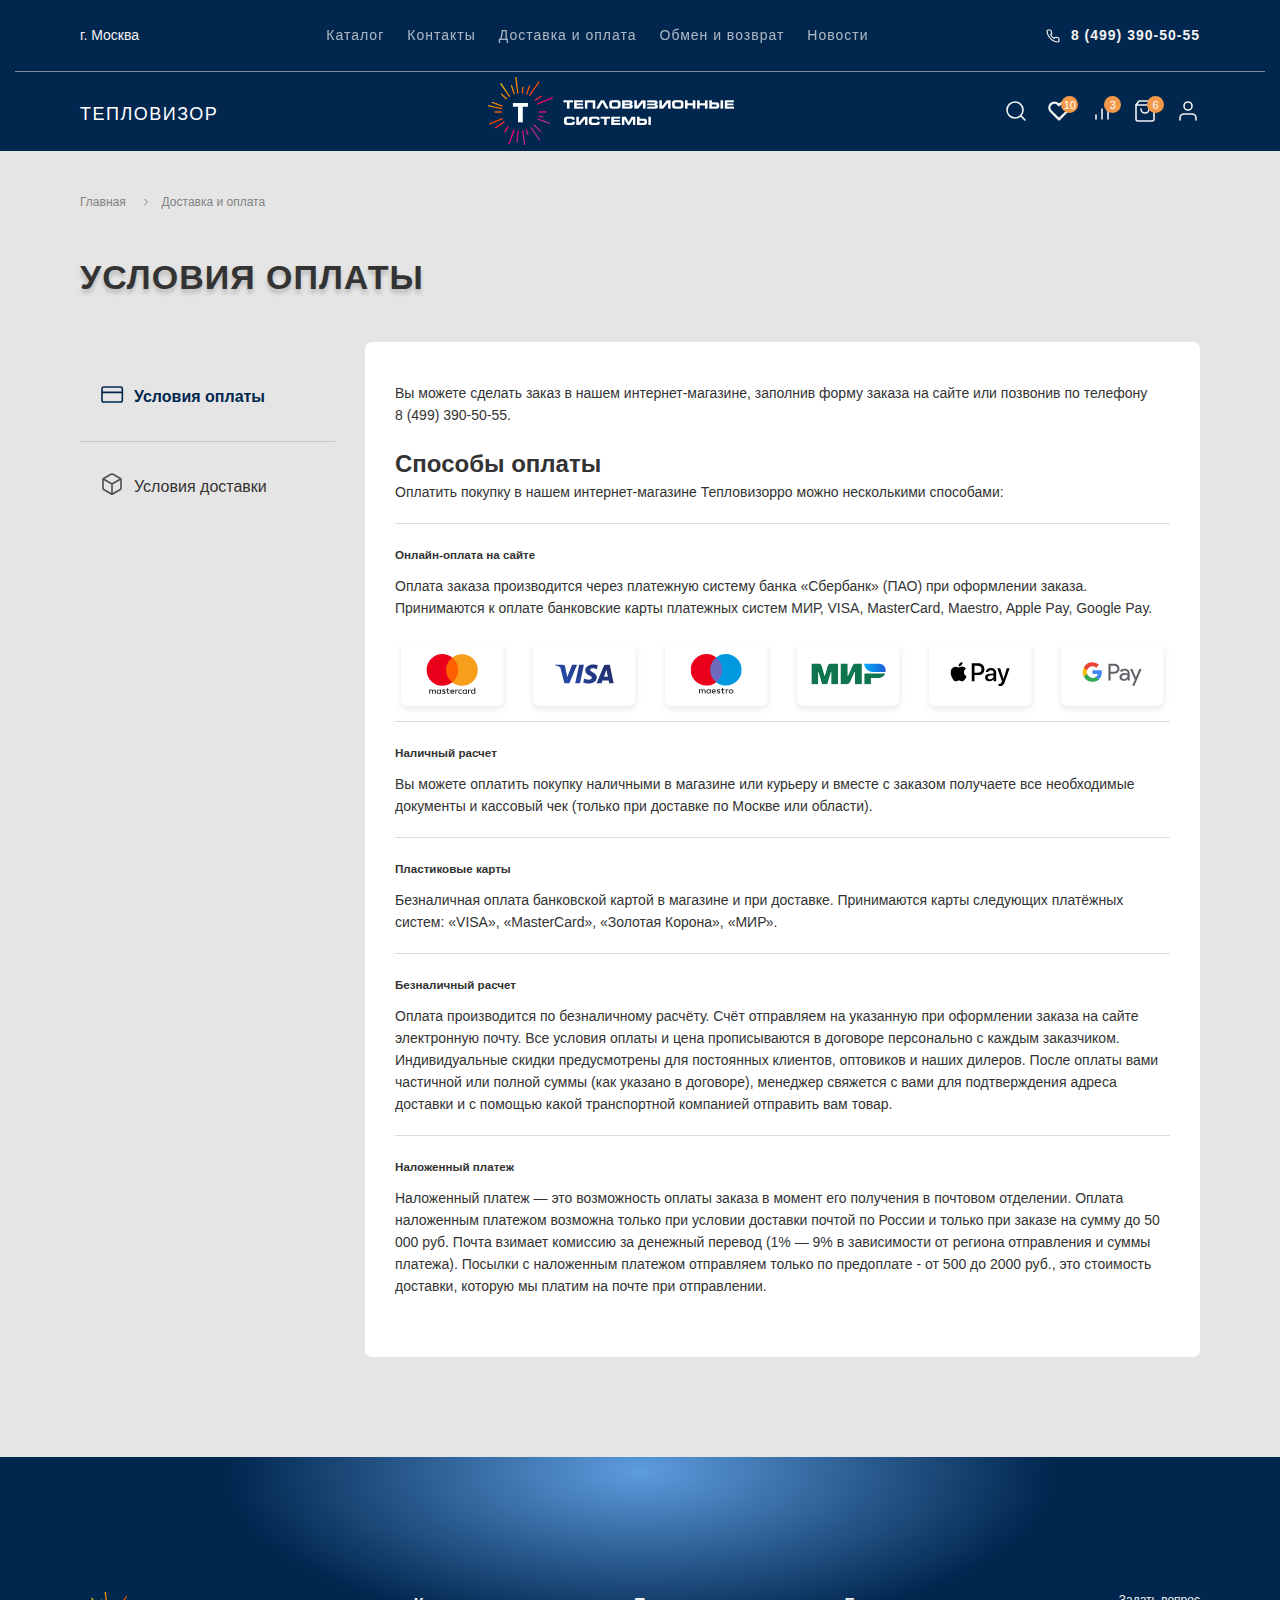
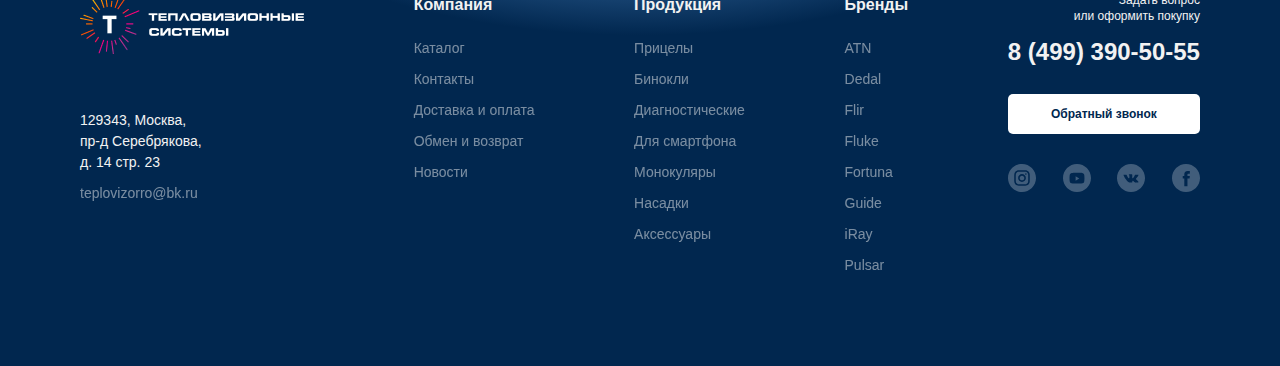
<file: shipping-payment.html>
<!DOCTYPE html>
<html lang="ru">

<head>
    <meta charset="UTF-8">
    <meta name="viewport" content="width=device-width, initial-scale=1.0">
    <meta http-equiv="x-ua-compatible" content="ie=edge">

    <link rel="shortcut icon" href="images/favicons/favicon.ico">
    <link rel="icon" type="image/png" sizes="16x16" href="images/favicons/favicon-16x16.png">
    <link rel="icon" type="image/png" sizes="32x32" href="images/favicons/favicon-32x32.png">
    <link rel="icon" type="image/png" sizes="48x48" href="images/favicons/favicon-48x48.png">
    <link rel="manifest" href="images/favicons/manifest.json">
    <meta name="mobile-web-app-capable" content="yes">
    <meta name="theme-color" content="#fff">
    <meta name="application-name" content="My App">
    <link rel="apple-touch-icon" sizes="57x57" href="images/favicons/apple-touch-icon-57x57.png">
    <link rel="apple-touch-icon" sizes="60x60" href="images/favicons/apple-touch-icon-60x60.png">
    <link rel="apple-touch-icon" sizes="72x72" href="images/favicons/apple-touch-icon-72x72.png">
    <link rel="apple-touch-icon" sizes="76x76" href="images/favicons/apple-touch-icon-76x76.png">
    <link rel="apple-touch-icon" sizes="114x114" href="images/favicons/apple-touch-icon-114x114.png">
    <link rel="apple-touch-icon" sizes="120x120" href="images/favicons/apple-touch-icon-120x120.png">
    <link rel="apple-touch-icon" sizes="144x144" href="images/favicons/apple-touch-icon-144x144.png">
    <link rel="apple-touch-icon" sizes="152x152" href="images/favicons/apple-touch-icon-152x152.png">
    <link rel="apple-touch-icon" sizes="167x167" href="images/favicons/apple-touch-icon-167x167.png">
    <link rel="apple-touch-icon" sizes="180x180" href="images/favicons/apple-touch-icon-180x180.png">
    <link rel="apple-touch-icon" sizes="1024x1024" href="images/favicons/apple-touch-icon-1024x1024.png">
    <meta name="apple-mobile-web-app-capable" content="yes">
    <meta name="apple-mobile-web-app-status-bar-style" content="black-translucent">
    <meta name="apple-mobile-web-app-title" content="My App">
    <link rel="icon" type="image/png" sizes="228x228" href="images/favicons/coast-228x228.png">
    <meta name="msapplication-TileColor" content="#ffffff">
    <meta name="msapplication-TileImage" content="images/favicons/mstile-144x144.png">
    <meta name="msapplication-config" content="images/favicons/browserconfig.xml">
    <link rel="yandex-tableau-widget" href="images/favicons/yandex-browser-manifest.json">

    <title>Доставка и оплата</title>

    <link rel="stylesheet" href="css/libs.min.css">
    <link rel="stylesheet" href="css/style.min.css">
</head>

<body>

    <div class="wrapper">

        <div class="content">

            <!-- header -->
            <header class="header">

                <div class="container-fluid">

                    <div class="header__top">

                        <div class="container">

                            <div class="header__top-inner">

                                <p class="header__top-city">г. Москва</p>

                                <nav class="menu">

                                    <!-- mobile menu -->
                                    <button class="menu__btn">

                                    </button>

                                    <ul class="menu__list">
                                        <li class="menu__list-item">
                                            <a class="menu__list-link" href="product-page.html"
                                                target="_blank">Каталог</a>
                                        </li>
                                        <li class="menu__list-item">
                                            <a class="menu__list-link" href="contacts.html" target="_blank">Контакты</a>
                                        </li>
                                        <li class="menu__list-item">
                                            <a class="menu__list-link" href="shipping-payment.html"
                                                target="_blank">Доставка и оплата</a>
                                        </li>
                                        <li class="menu__list-item">
                                            <a class="menu__list-link" href="exchange-return.html" target="_blank">Обмен
                                                и возврат</a>
                                        </li>
                                        <li class="menu__list-item">
                                            <a class="menu__list-link" href="news.html" target="_blank">Новости</a>
                                        </li>
                                    </ul>
                                </nav>

                                <a class="header__top-telephone" href="tel:84993905055">8 (499) 390-50-55</a>

                            </div>

                        </div>

                    </div>

                    <div class="header__bottom">

                        <div class="container">

                            <div class="header__bottom-inner">

                                <a class="header__bottom-thermal" href="product-one.html" target="_blank">
                                    Тепловизор</a>

                                <a class="logo" href="index.html">
                                    <img class="logo__images" src="images/icon/logo.png" alt="Лого">
                                </a>

                                <div class="header__users">

                                    <a class="header__search" href="#">
                                        <img class="header__search-img" src="images/icon/search-white.svg" alt="Поиск">
                                    </a>

                                    <a class="header__heart" href="#">
                                        <img class="header__heart-img" src="images/icon/heart-white.svg" alt="Лайк">
                                        <span class="header__heart-num">10</span>
                                    </a>

                                    <a class="header__compare" href="#">
                                        <img class="header__compare-img" src="images/icon/compare-white.svg"
                                            alt="Сравнить">
                                        <span class="header__compare-num">3</span>
                                    </a>

                                    <a class="header__box" href="#">
                                        <img class="header__box-img" src="images/icon/box-white.svg" alt="Контейнер">
                                        <span class="header__box-num">6</span>
                                    </a>

                                    <a class="header__client" href="#">
                                        <img class="header__client-img" src="images/icon/user-white.svg"
                                            alt="Пользователь">
                                    </a>

                                </div>

                            </div>

                        </div>

                    </div>

                </div>

            </header>


            <section class="header__breadcrumbs breadcrumbs">

                <div class="container">

                    <div class="breadcrumbs__inner">

                        <ul class="breadcrumbs__list">
                            <li class="breadcrumbs__items">
                                <a class="breadcrumbs__link" href="#">
                                    <span class="breadcrumbs__span">Главная</span>
                                </a>
                            </li>

                            <li class="breadcrumbs__items">
                                <a class="breadcrumbs__link" href="#">
                                    <span class="breadcrumbs__span">Доставка и оплата</span>
                                </a>
                            </li>
                        </ul>

                    </div>

                </div>

            </section>




            <section class="shipping-payment">

                <div class="container">

                    <h2 class="shipping-payment__title shipping-payment__title--active title">Условия оплаты</h2>
                    <h2 class="shipping-payment__title title">Условия доставки</h2>

                    <div class="shipping-payment__inner">

                        <div class="tabs-wrapper shipping-payment__tabs">

                            <div class="tabs">

                                <a class="tab tab--active shipping-payment__tab shipping-payment__tab--payment"
                                    href="#tab-1">Условия оплаты

                                    <div class="shipping-payment__tab-img">
                                        <svg width="24" height="24" viewBox="0 0 24 24" fill="none"
                                            xmlns="http://www.w3.org/2000/svg">
                                            <path
                                                d="M20.5065 5H3.85065C2.82856 5 2 5.83947 2 6.875V18.125C2 19.1605 2.82856 20 3.85065 20H20.5065C21.5286 20 22.3571 19.1605 22.3571 18.125V6.875C22.3571 5.83947 21.5286 5 20.5065 5Z"
                                                stroke="#4F4F4F" stroke-width="1.6" stroke-linecap="round"
                                                stroke-linejoin="round" />
                                            <path d="M2 10.3574H22.3571" stroke="#4F4F4F" stroke-width="1.6"
                                                stroke-linecap="round" stroke-linejoin="round" />
                                        </svg>
                                    </div>

                                </a>

                                <a class="tab shipping-payment__tab shipping-payment__tab--delivery"
                                    href="#tab-2">Условия доставки

                                    <div class="shipping-payment__tab-img">
                                        <svg width="24" height="24" viewBox="0 0 24 24" fill="none"
                                            xmlns="http://www.w3.org/2000/svg">
                                            <path
                                                d="M21 15.9999V7.9999C20.9996 7.64918 20.9071 7.30471 20.7315 7.00106C20.556 6.69742 20.3037 6.44526 20 6.2699L13 2.2699C12.696 2.09437 12.3511 2.00195 12 2.00195C11.6489 2.00195 11.304 2.09437 11 2.2699L4 6.2699C3.69626 6.44526 3.44398 6.69742 3.26846 7.00106C3.09294 7.30471 3.00036 7.64918 3 7.9999V15.9999C3.00036 16.3506 3.09294 16.6951 3.26846 16.9987C3.44398 17.3024 3.69626 17.5545 4 17.7299L11 21.7299C11.304 21.9054 11.6489 21.9979 12 21.9979C12.3511 21.9979 12.696 21.9054 13 21.7299L20 17.7299C20.3037 17.5545 20.556 17.3024 20.7315 16.9987C20.9071 16.6951 20.9996 16.3506 21 15.9999Z"
                                                stroke="#4F4F4F" stroke-width="1.6" stroke-linecap="round"
                                                stroke-linejoin="round" />
                                            <path d="M3.26953 6.95996L11.9995 12.01L20.7295 6.95996" stroke="#4F4F4F"
                                                stroke-width="1.6" stroke-linecap="round" stroke-linejoin="round" />
                                            <path d="M12 22.08V12" stroke="#4F4F4F" stroke-width="1.6"
                                                stroke-linecap="round" stroke-linejoin="round" />
                                        </svg>
                                    </div>

                                </a>

                            </div>

                        </div>

                        <div class="tabs-container">

                            <div id="tab-1" class="tabs-content tabs-content--active shipping-payment__content payment">

                                <div class="payment__item">

                                    <p class="payment__item-desc">
                                        Вы можете сделать заказ в нашем интернет-магазине, заполнив форму заказа на
                                        сайте или позвонив по телефону <br> 8 (499) 390-50-55.
                                    </p>

                                    <h4 class="payment__item-title">Способы оплаты</h4>

                                    <p class="payment__item-desc">
                                        Оплатить покупку в нашем интернет-магазине Тепловизорро можно несколькими
                                        способами:
                                    </p>

                                    <h5 class="payment__item-subtitle">Онлайн-оплата на сайте</h5>

                                    <p class="payment__item-desc">
                                        Оплата заказа производится через платежную систему банка «Сбербанк» (ПАО) при
                                        оформлении заказа. Принимаются к оплате банковские карты платежных систем МИР,
                                        VISA, MasterCard, Maestro, Apple Pay, Google Pay.
                                    </p>

                                    <div class="payment__picture">
                                        <a class="payment__link" href="#">
                                            <img class="payment__images" src="images/shipping-payment/images-item-1.svg"
                                                alt="MasterCard">
                                        </a>
                                        <a class="payment__link" href="#">
                                            <img class="payment__images" src="images/shipping-payment/images-item-2.svg"
                                                alt="VISA">
                                        </a>
                                        <a class="payment__link" href="#">
                                            <img class="payment__images" src="images/shipping-payment/images-item-3.svg"
                                                alt="Maestro">
                                        </a>
                                        <a class="payment__link" href="#">
                                            <img class="payment__images" src="images/shipping-payment/images-item-4.svg"
                                                alt="МИР">
                                        </a>
                                        <a class="payment__link" href="#">
                                            <img class="payment__images" src="images/shipping-payment/images-item-5.svg"
                                                alt="Pay">
                                        </a>
                                        <a class="payment__link" href="#">
                                            <img class="payment__images" src="images/shipping-payment/images-item-6.svg"
                                                alt="GPay">
                                        </a>
                                    </div>

                                    <h5 class="payment__item-subtitle">Наличный расчет</h5>

                                    <p class="payment__item-desc">
                                        Вы можете оплатить покупку наличными в магазине или курьеру и вместе с заказом
                                        получаете все необходимые документы и кассовый чек (только при доставке по
                                        Москве или области).
                                    </p>

                                    <h5 class="payment__item-subtitle">Пластиковые карты</h5>

                                    <p class="payment__item-desc">
                                        Безналичная оплата банковской картой в магазине и при доставке. Принимаются
                                        карты следующих платёжных систем:
                                        «VISA», «MasterCard», «Золотая Корона», «МИР».
                                    </p>

                                    <h5 class="payment__item-subtitle">Безналичный расчет</h5>

                                    <p class="payment__item-desc">
                                        Оплата производится по безналичному расчёту. Счёт отправляем на указанную при
                                        оформлении заказа на сайте электронную почту. Все условия оплаты и цена
                                        прописываются в договоре персонально с каждым заказчиком. Индивидуальные скидки
                                        предусмотрены для постоянных клиентов, оптовиков и наших дилеров. После оплаты
                                        вами частичной или полной суммы (как указано в договоре), менеджер свяжется с
                                        вами для подтверждения адреса доставки и с помощью какой транспортной компанией
                                        отправить вам товар.
                                    </p>

                                    <h5 class="payment__item-subtitle">Наложенный платеж</h5>

                                    <p class="payment__item-desc">
                                        Наложенный платеж — это возможность оплаты заказа в момент его получения в
                                        почтовом отделении. Оплата наложенным платежом возможна только при условии
                                        доставки почтой по России и только при заказе на сумму до 50 000 руб. Почта
                                        взимает комиссию за денежный перевод (1% — 9% в зависимости от региона
                                        отправления и суммы платежа). Посылки с наложенным платежом отправляем только по
                                        предоплате - от 500 до 2000 руб., это стоимость доставки, которую мы платим на
                                        почте при отправлении.
                                    </p>

                                </div>

                            </div>


                            <div id="tab-2" class="tabs-content shipping-payment__content delivery">

                                <div class="delivery__item">

                                    <p class="delivery__item-desc">
                                        Мы доставим ваш заказ в любой регион России. Оперативную доставку «до двери»
                                        клиента мы осуществляем в сотрудничестве с курьерской службой СДЭК.
                                    </p>

                                    <h4 class="delivery__item-title">Способы доставки</h4>

                                    <h5 class="delivery__item-subtitle">Самовывоз</h5>

                                    <p class="delivery__item-desc">
                                        Для жителей Москвы и Подмосковья — самовывоз по адресу: г. Москва, пр-д
                                        Серебрякова, д. 14 стр. 23. Вы можете забрать заказ из нашего офиса с
                                        понедельника по пятницу с 09 до 18 часов. Выходные: суббота, воскресенье.
                                        Индивидуальная доставка оговаривается отдельно. Пожалуйста, уточняйте наличие
                                        товаров в офисе перед приездом.
                                    </p>

                                    <h5 class="delivery__item-subtitle">Доставка по Москве и Московской области</h5>

                                    <p class="delivery__item-desc">
                                        Доставка производится в течение суток с момента подтверждения заказа менеджером.
                                    </p>

                                    <div class="delivery__list">

                                        <div class="delivery__list-item">
                                            <div class="delivery__list-left">При заказе на сумму от 20 000 рублей по
                                                Москве</div>
                                            <div class="delivery__list-right">Бесплатно</div>
                                        </div>

                                        <div class="delivery__list-item">
                                            <div class="delivery__list-left">При заказе на сумму до 20 000 рублей по
                                                Москве</div>
                                            <div class="delivery__list-right">300 рублей</div>
                                        </div>

                                        <div class="delivery__list-item">
                                            <div class="delivery__list-left">Доставка по Московской области</div>
                                            <div class="delivery__list-right">от 500 рублей</div>
                                        </div>

                                        <div class="delivery__list-item">
                                            <div class="delivery__list-left">Служба доставки СДЭК до вашего города</div>
                                            <div class="delivery__list-right">от 175 рублей</div>
                                        </div>

                                        <div class="delivery__list-item">
                                            <div class="delivery__list-left">Доставка Почтой России</div>
                                            <div class="delivery__list-right">от 200 рублей</div>
                                        </div>

                                    </div>

                                </div>

                            </div>

                        </div>

                    </div>

                </div>

            </section>


            <!--  content перед footer -->
        </div>

        <!-- footer  -->
        <footer class="footer">

            <div class="container">

                <div class="footer__inner">

                    <div class="footer__item footer__item--address">
                        <a class="footer__logo" href="#">
                            <img class="footer__logo-img" src="images/footer/logo.png" alt="Лого">
                        </a>
                        <div class="footer__address">
                            <p class="footer__address-city">
                                129343, Москва, пр-д Серебрякова, д. 14 стр. 23
                            </p>
                            <a class="footer__email" href="mailto:teplovizorro@bk.ru">teplovizorro@bk.ru</a>
                        </div>
                    </div>

                    <div class="footer__item footer__item--company footer__company">
                        <h4 class="footer__item-title">Компания</h4>
                        <ul class="footer__list">
                            <li class="footer__list-item">
                                <a class="footer__list-link" href="product-page.html" target="_blank">Каталог</a>
                            </li>
                            <li class="footer__list-item">
                                <a class="footer__list-link" href="contacts.html" target="_blank">Контакты</a>
                            </li>
                            <li class="footer__list-item">
                                <a class="footer__list-link" href="shipping-payment.html" target="_blank">Доставка и
                                    оплата</a>
                            </li>
                            <li class="footer__list-item">
                                <a class="footer__list-link" href="exchange-return.html" target="_blank">Обмен и
                                    возврат</a>
                            </li>
                            <li class="footer__list-item">
                                <a class="footer__list-link" href="news.html" target="_blank">Новости</a>
                            </li>
                        </ul>
                    </div>

                    <div class="footer__item footer__item--products footer__products">
                        <h4 class="footer__item-title">Продукция</h4>
                        <ul class="footer__list">
                            <li class="footer__list-item">
                                <a class="footer__list-link" href="#">Прицелы</a>
                            </li>
                            <li class="footer__list-item">
                                <a class="footer__list-link" href="#">Бинокли</a>
                            </li>
                            <li class="footer__list-item">
                                <a class="footer__list-link" href="#">Диагностические</a>
                            </li>
                            <li class="footer__list-item">
                                <a class="footer__list-link" href="#">Для смартфона</a>
                            </li>
                            <li class="footer__list-item">
                                <a class="footer__list-link" href="#">Монокуляры</a>
                            </li>
                            <li class="footer__list-item">
                                <a class="footer__list-link" href="#">Насадки</a>
                            </li>
                            <li class="footer__list-item">
                                <a class="footer__list-link" href="#">Аксессуары</a>
                            </li>
                        </ul>
                    </div>

                    <div class="footer__item footer__item--brands footer__brands">
                        <h4 class="footer__item-title">Бренды</h4>
                        <ul class="footer__list">
                            <li class="footer__list-item">
                                <a class="footer__list-link" href="#">ATN</a>
                            </li>
                            <li class="footer__list-item">
                                <a class="footer__list-link" href="#">Dedal</a>
                            </li>
                            <li class="footer__list-item">
                                <a class="footer__list-link" href="#">Flir</a>
                            </li>
                            <li class="footer__list-item">
                                <a class="footer__list-link" href="#">Fluke</a>
                            </li>
                            <li class="footer__list-item">
                                <a class="footer__list-link" href="#">Fortuna</a>
                            </li>
                            <li class="footer__list-item">
                                <a class="footer__list-link" href="#">Guide</a>
                            </li>
                            <li class="footer__list-item">
                                <a class="footer__list-link" href="#">iRay</a>
                            </li>
                            <li class="footer__list-item">
                                <a class="footer__list-link" href="#">Pulsar</a>
                            </li>
                        </ul>
                    </div>

                    <div class="footer__item footer__item--feedback">
                        <p class="footer__question">Задать вопрос <br> или оформить покупку</p>
                        <a class="footer__telephone" href="tel:84993905055">8 (499) 390-50-55</a>
                        <a class="footer__back-link button-white" href="#">Обратный звонок</a>

                        <div class="footer__social">
                            <a class="footer__social-instagram" href="#">
                                <svg width="28" height="28" viewBox="0 0 28 28" fill="none"
                                    xmlns="http://www.w3.org/2000/svg">
                                    <g opacity="0.5">
                                        <path fill-rule="evenodd" clip-rule="evenodd"
                                            d="M14 0C6.26801 0 0 6.26801 0 14C0 21.732 6.26801 28 14 28C21.732 28 28 21.732 28 14C28 6.26801 21.732 0 14 0ZM10.7921 6.26933C11.6218 6.23158 11.8869 6.22234 13.9992 6.22234H13.9968C16.1098 6.22234 16.3739 6.23158 17.2035 6.26933C18.0315 6.30725 18.5971 6.43833 19.0929 6.63067C19.6049 6.82917 20.0376 7.09491 20.4702 7.52755C20.9029 7.95986 21.1686 8.3938 21.3679 8.90535C21.5591 9.39989 21.6904 9.96507 21.7293 10.7931C21.7665 11.6227 21.7763 11.8878 21.7763 14.0001C21.7763 16.1124 21.7665 16.3769 21.7293 17.2065C21.6904 18.0342 21.5591 18.5995 21.3679 19.0942C21.1686 19.6056 20.9029 20.0396 20.4702 20.4719C20.0381 20.9045 19.6048 21.1709 19.0934 21.3696C18.5985 21.5619 18.0327 21.693 17.2047 21.7309C16.375 21.7687 16.1107 21.7779 13.9982 21.7779C11.8861 21.7779 11.6211 21.7687 10.7915 21.7309C9.96364 21.693 9.39828 21.5619 8.90342 21.3696C8.39218 21.1709 7.95824 20.9045 7.52609 20.4719C7.09361 20.0396 6.82786 19.6056 6.62904 19.0941C6.43686 18.5995 6.30577 18.0344 6.26769 17.2063C6.2301 16.3767 6.2207 16.1124 6.2207 14.0001C6.2207 11.8878 6.23043 11.6225 6.26753 10.7929C6.3048 9.96523 6.43605 9.39989 6.62888 8.90519C6.82819 8.3938 7.09393 7.95986 7.52657 7.52755C7.95889 7.09507 8.39283 6.82933 8.90439 6.63067C9.39893 6.43833 9.96412 6.30725 10.7921 6.26933Z"
                                            fill="white" />
                                        <path fill-rule="evenodd" clip-rule="evenodd"
                                            d="M13.3187 7.77924C13.451 7.77903 13.5932 7.7791 13.7467 7.77917L13.9996 7.77924C16.0262 7.77924 16.2664 7.78652 17.0667 7.82289C17.8067 7.85673 18.2084 7.9804 18.4759 8.08431C18.8301 8.2219 19.0826 8.38637 19.3481 8.65206C19.6138 8.91774 19.7782 9.17078 19.9161 9.52503C20.02 9.7923 20.1438 10.194 20.1775 10.9341C20.2139 11.7343 20.2218 11.9747 20.2218 14.0006C20.2218 16.0265 20.2139 16.2668 20.1775 17.0671C20.1437 17.8072 20.02 18.2089 19.9161 18.4762C19.7786 18.8304 19.6138 19.0827 19.3481 19.3482C19.0825 19.6139 18.8303 19.7783 18.4759 19.9159C18.2087 20.0203 17.8067 20.1437 17.0667 20.1775C16.2666 20.2139 16.0262 20.2218 13.9996 20.2218C11.9729 20.2218 11.7327 20.2139 10.9326 20.1775C10.1926 20.1433 9.79093 20.0197 9.52323 19.9158C9.16902 19.7782 8.91602 19.6137 8.65036 19.348C8.38471 19.0823 8.22026 18.8299 8.08237 18.4755C7.97848 18.2083 7.85467 17.8066 7.82099 17.0664C7.78462 16.2662 7.77734 16.0258 7.77734 13.9987C7.77734 11.9716 7.78462 11.7324 7.82099 10.9322C7.85483 10.1921 7.97848 9.7904 8.08237 9.52281C8.21994 9.16856 8.38471 8.91553 8.65036 8.64984C8.91602 8.38415 9.16902 8.21968 9.52323 8.08178C9.79078 7.9774 10.1926 7.85405 10.9326 7.82004C11.6328 7.78841 11.9041 7.77893 13.3187 7.77734V7.77924ZM17.8872 9.33312C17.4578 9.33312 17.1094 9.6811 17.1094 10.1106C17.1094 10.54 17.4578 10.8884 17.8872 10.8884C18.3166 10.8884 18.665 10.54 18.665 10.1106C18.665 9.68123 18.3166 9.33285 17.8872 9.33285V9.33312ZM10.1104 13.9998C10.1104 11.852 11.8517 10.1106 13.9995 10.1105C16.1473 10.1105 17.8882 11.852 17.8882 13.9998C17.8882 16.1477 16.1475 17.8883 13.9996 17.8883C11.8518 17.8883 10.1104 16.1477 10.1104 13.9998Z"
                                            fill="white" />
                                        <path fill-rule="evenodd" clip-rule="evenodd"
                                            d="M13.9974 11.667C15.286 11.667 16.3307 12.7116 16.3307 14.0003C16.3307 15.2889 15.286 16.3337 13.9974 16.3337C12.7087 16.3337 11.6641 15.2889 11.6641 14.0003C11.6641 12.7116 12.7087 11.667 13.9974 11.667V11.667Z"
                                            fill="white" />
                                    </g>
                                </svg>
                            </a>

                            <a class="footer__social-youtube" href="#">
                                <svg width="28" height="28" viewBox="0 0 28 28" fill="none"
                                    xmlns="http://www.w3.org/2000/svg">
                                    <g opacity="0.5">
                                        <path fill-rule="evenodd" clip-rule="evenodd"
                                            d="M0 14C0 6.26801 6.26801 0 14 0C21.732 0 28 6.26801 28 14C28 21.732 21.732 28 14 28C6.26801 28 0 21.732 0 14ZM21.1546 10.5427C20.9829 9.88296 20.4768 9.36343 19.8343 9.18711C18.6698 8.86667 14 8.86667 14 8.86667C14 8.86667 9.33019 8.86667 8.16565 9.18711C7.52309 9.36343 7.01705 9.88296 6.84532 10.5427C6.53333 11.7384 6.53333 14.2333 6.53333 14.2333C6.53333 14.2333 6.53333 16.7281 6.84532 17.924C7.01705 18.5837 7.52309 19.1032 8.16565 19.2796C9.33019 19.6 14 19.6 14 19.6C14 19.6 18.6698 19.6 19.8343 19.2796C20.4768 19.1032 20.9829 18.5837 21.1546 17.924C21.4667 16.7281 21.4667 14.2333 21.4667 14.2333C21.4667 14.2333 21.4667 11.7384 21.1546 10.5427Z"
                                            fill="white" />
                                        <path fill-rule="evenodd" clip-rule="evenodd"
                                            d="M12.5996 16.7995V12.1328L16.3329 14.4662L12.5996 16.7995Z"
                                            fill="white" />
                                    </g>
                                </svg>
                            </a>

                            <a class="footer__social-vk" href="#">
                                <svg width="28" height="28" viewBox="0 0 28 28" fill="none"
                                    xmlns="http://www.w3.org/2000/svg">
                                    <g opacity="0.5">
                                        <path fill-rule="evenodd" clip-rule="evenodd"
                                            d="M0 14C0 6.26801 6.26801 0 14 0C21.732 0 28 6.26801 28 14C28 21.732 21.732 28 14 28C6.26801 28 0 21.732 0 14ZM14.7324 18.5944C14.7324 18.5944 15.0019 18.565 15.1399 18.4194C15.2663 18.2861 15.2619 18.0344 15.2619 18.0344C15.2619 18.0344 15.2451 16.8594 15.8009 16.6859C16.3487 16.5152 17.0521 17.8222 17.7985 18.3248C18.3624 18.7048 18.7904 18.6216 18.7904 18.6216L20.7851 18.5944C20.7851 18.5944 21.8281 18.5313 21.3336 17.7262C21.2927 17.6602 21.0451 17.1304 19.8509 16.042C18.5998 14.9028 18.7678 15.0871 20.2738 13.1162C21.1912 11.916 21.5578 11.1833 21.4432 10.87C21.3343 10.5703 20.6595 10.6499 20.6595 10.6499L18.4142 10.6635C18.4142 10.6635 18.2477 10.6413 18.1243 10.7137C18.0038 10.7847 17.9256 10.9503 17.9256 10.9503C17.9256 10.9503 17.5706 11.8787 17.0966 12.6688C16.0967 14.335 15.6972 14.4232 15.5336 14.3199C15.1531 14.0783 15.248 13.3506 15.248 12.8337C15.248 11.2184 15.4978 10.5452 14.7623 10.371C14.5183 10.3129 14.3387 10.2749 13.7142 10.2685C12.913 10.2606 12.2351 10.2713 11.851 10.4556C11.5953 10.5782 11.3981 10.8521 11.5186 10.8678C11.6669 10.8872 12.0029 10.9567 12.1811 11.1948C12.4112 11.5023 12.4031 12.192 12.4031 12.192C12.4031 12.192 12.5353 14.0934 12.0942 14.3293C11.7918 14.4913 11.3769 14.1608 10.4851 12.6487C10.0286 11.8744 9.6839 11.0184 9.6839 11.0184C9.6839 11.0184 9.61743 10.8585 9.49838 10.7725C9.35449 10.6685 9.15364 10.6363 9.15364 10.6363L7.02017 10.6499C7.02017 10.6499 6.69952 10.6585 6.58193 10.7954C6.47749 10.9166 6.5739 11.1682 6.5739 11.1682C6.5739 11.1682 8.2443 15.0046 10.136 16.9382C11.8707 18.7105 13.8398 18.5944 13.8398 18.5944H14.7324Z"
                                            fill="white" />
                                    </g>
                                </svg>
                            </a>

                            <a class="footer__social-facebook" href="#">
                                <svg width="28" height="28" viewBox="0 0 28 28" fill="none"
                                    xmlns="http://www.w3.org/2000/svg">
                                    <g opacity="0.5">
                                        <path fill-rule="evenodd" clip-rule="evenodd"
                                            d="M0 14C0 6.26801 6.26801 0 14 0C21.732 0 28 6.26801 28 14C28 21.732 21.732 28 14 28C6.26801 28 0 21.732 0 14ZM15.4592 22.2317V14.615H17.5618L17.8404 11.9902H15.4592L15.4628 10.6765C15.4628 9.99188 15.5279 9.62507 16.5111 9.62507H17.8255V7H15.7227C13.1968 7 12.3078 8.2733 12.3078 10.4146V11.9905H10.7333V14.6153H12.3078V22.2317H15.4592Z"
                                            fill="white" />
                                    </g>
                                </svg>
                            </a>

                        </div>

                    </div>

                </div>

            </div>

        </footer>

        <!-- wrapper -->
    </div>


    <!-- button up -->
    <div class="button__up">
        <img class="button__up-img" src="images/icon/button_up.svg" alt="Вверх">
    </div>

    <!-- <script src="https://ajax.googleapis.com/ajax/libs/jquery/3.5.1/jquery.min.js"></script> -->

    <script src="js/main.min.js"></script>

</body>

</html>
</file>
<file: css/libs.min.css>
@charset "UTF-8";/*! normalize.css v8.0.1 | MIT License | github.com/necolas/normalize.css */.fancybox-content,.mfp-image-holder .mfp-content,img.mfp-img,legend{max-width:100%}progress,sub,sup{vertical-align:baseline}.irs,.slick-slider{-khtml-user-select:none;-ms-user-select:none;-webkit-touch-callout:none}.fancybox-container,.fancybox-thumbs,.fancybox-thumbs__list a,.mfp-arrow,.slick-slider{-webkit-tap-highlight-color:transparent}html{line-height:1.15;-webkit-text-size-adjust:100%}body{margin:0}details,main{display:block}h1{font-size:2em;margin:.67em 0}hr{box-sizing:content-box;height:0;overflow:visible}code,kbd,pre,samp{font-family:monospace,monospace;font-size:1em}a{background-color:transparent}abbr[title]{border-bottom:none;text-decoration:underline;text-decoration:underline dotted}b,strong{font-weight:bolder}small{font-size:80%}sub,sup{font-size:75%;line-height:0;position:relative}sub{bottom:-.25em}sup{top:-.5em}img{border-style:none}button,input,optgroup,select,textarea{font-family:inherit;font-size:100%;line-height:1.15;margin:0}button,input{overflow:visible}button,select{text-transform:none}[type=button],[type=reset],[type=submit],button{-webkit-appearance:button}[type=button]::-moz-focus-inner,[type=reset]::-moz-focus-inner,[type=submit]::-moz-focus-inner,button::-moz-focus-inner{border-style:none;padding:0}[type=button]:-moz-focusring,[type=reset]:-moz-focusring,[type=submit]:-moz-focusring,button:-moz-focusring{outline:ButtonText dotted 1px}fieldset{padding:.35em .75em .625em}legend{box-sizing:border-box;color:inherit;display:table;padding:0;white-space:normal}textarea{overflow:auto}[type=checkbox],[type=radio]{box-sizing:border-box;padding:0}[type=number]::-webkit-inner-spin-button,[type=number]::-webkit-outer-spin-button{height:auto}[type=search]{-webkit-appearance:textfield;outline-offset:-2px}[type=search]::-webkit-search-decoration{-webkit-appearance:none}::-webkit-file-upload-button{-webkit-appearance:button;font:inherit}summary{display:list-item}[hidden],template{display:none}.slick-list,.slick-slider,.slick-track{position:relative;display:block}.slick-slider{box-sizing:border-box;-webkit-user-select:none;-moz-user-select:none;user-select:none;-ms-touch-action:pan-y;touch-action:pan-y}.irs,.jq-checkbox,.jq-radio,.jq-select-multiple li,.jq-selectbox li,.mfp-arrow,.mfp-close,.mfp-counter,.mfp-preloader{-webkit-user-select:none;-moz-user-select:none}.slick-list{overflow:hidden;margin:0;padding:0}.slick-list:focus{outline:0}.slick-list.dragging{cursor:pointer;cursor:hand}.slick-slider .slick-list,.slick-slider .slick-track{-webkit-transform:translate3d(0,0,0);-moz-transform:translate3d(0,0,0);-ms-transform:translate3d(0,0,0);-o-transform:translate3d(0,0,0);transform:translate3d(0,0,0)}.slick-track{top:0;left:0;margin-left:auto;margin-right:auto}.mfp-bg,.mfp-wrap{position:fixed;top:0;width:100%;left:0}.slick-track:after,.slick-track:before{display:table;content:''}.slick-track:after{clear:both}.slick-loading .slick-track{visibility:hidden}.slick-slide{display:none;float:left;height:100%;min-height:1px}[dir=rtl] .slick-slide{float:right}.slick-slide img{display:block}.slick-slide.slick-loading img{display:none}.slick-slide.dragging img{pointer-events:none}.slick-initialized .slick-slide{display:block}.slick-loading .slick-slide{visibility:hidden}.slick-vertical .slick-slide{display:block;height:auto;border:1px solid transparent}.slick-arrow.slick-hidden{display:none}.mfp-bg{height:100%;z-index:1042;overflow:hidden;background:#0b0b0b;opacity:.8}.mfp-wrap{height:100%;z-index:1043;outline:0!important;-webkit-backface-visibility:hidden}.mfp-container{text-align:center;position:absolute;width:100%;height:100%;left:0;top:0;padding:0 8px;box-sizing:border-box}.mfp-container:before{content:'';display:inline-block;height:100%;vertical-align:middle}.mfp-align-top .mfp-container:before{display:none}.mfp-content{position:relative;display:inline-block;vertical-align:middle;margin:0 auto;text-align:left;z-index:1045}.mfp-ajax-holder .mfp-content,.mfp-inline-holder .mfp-content{width:100%;cursor:auto}.mfp-ajax-cur{cursor:progress}.mfp-zoom-out-cur,.mfp-zoom-out-cur .mfp-image-holder .mfp-close{cursor:-moz-zoom-out;cursor:-webkit-zoom-out;cursor:zoom-out}.mfp-zoom{cursor:pointer;cursor:-webkit-zoom-in;cursor:-moz-zoom-in;cursor:zoom-in}.mfp-auto-cursor .mfp-content{cursor:auto}.mfp-arrow,.mfp-close,.mfp-counter,.mfp-preloader{user-select:none}.mfp-loading.mfp-figure{display:none}.mfp-hide{display:none!important}.mfp-preloader{color:#CCC;position:absolute;top:50%;width:auto;text-align:center;margin-top:-.8em;left:8px;right:8px;z-index:1044}.mfp-preloader a{color:#CCC}.mfp-close,.mfp-preloader a:hover{color:#FFF}.mfp-s-error .mfp-content,.mfp-s-ready .mfp-preloader{display:none}button.mfp-arrow,button.mfp-close{overflow:visible;cursor:pointer;background:0 0;border:0;-webkit-appearance:none;display:block;outline:0;padding:0;z-index:1046;box-shadow:none;touch-action:manipulation}.irs-hidden-input,.irs-line{outline:0!important;overflow:hidden}.mfp-figure:after,.mfp-iframe-scaler iframe{box-shadow:0 0 8px rgba(0,0,0,.6);position:absolute}button::-moz-focus-inner{padding:0;border:0}.mfp-close{width:44px;height:44px;line-height:44px;position:absolute;right:0;top:0;text-decoration:none;text-align:center;opacity:.65;padding:0 0 18px 10px;font-style:normal;font-size:28px;font-family:Arial,Baskerville,monospace}.mfp-close:focus,.mfp-close:hover{opacity:1}.mfp-close:active{top:1px}.mfp-close-btn-in .mfp-close{color:#333}.mfp-iframe-holder .mfp-close,.mfp-image-holder .mfp-close{color:#FFF;right:-6px;text-align:right;padding-right:6px;width:100%}.mfp-counter{position:absolute;top:0;right:0;color:#CCC;font-size:12px;line-height:18px;white-space:nowrap}.mfp-arrow{position:absolute;opacity:.65;margin:-55px 0 0;top:50%;padding:0;width:90px;height:110px}.mfp-arrow:active{margin-top:-54px}.mfp-arrow:focus,.mfp-arrow:hover{opacity:1}.mfp-arrow:after,.mfp-arrow:before{content:'';display:block;width:0;height:0;position:absolute;left:0;top:0;margin-top:35px;margin-left:35px;border:inset transparent}.mfp-arrow:after{border-top-width:13px;border-bottom-width:13px;top:8px}.mfp-arrow:before{border-top-width:21px;border-bottom-width:21px;opacity:.7}.mfp-arrow-left{left:0}.mfp-arrow-left:after{border-right:17px solid #FFF;margin-left:31px}.mfp-arrow-left:before{margin-left:25px;border-right:27px solid #3F3F3F}.mfp-arrow-right{right:0}.mfp-arrow-right:after{border-left:17px solid #FFF;margin-left:39px}.mfp-arrow-right:before{border-left:27px solid #3F3F3F}.mfp-iframe-holder{padding-top:40px;padding-bottom:40px}.mfp-iframe-holder .mfp-content{line-height:0;width:100%;max-width:900px}.mfp-iframe-holder .mfp-close{top:-40px}.mfp-iframe-scaler{width:100%;height:0;overflow:hidden;padding-top:56.25%}.mfp-iframe-scaler iframe{display:block;top:0;left:0;width:100%;height:100%;background:#000}.mfp-figure:after,img.mfp-img{width:auto;height:auto;display:block}img.mfp-img{line-height:0;box-sizing:border-box;padding:40px 0;margin:0 auto}.mfp-figure{line-height:0}.mfp-figure:after{content:'';left:0;top:40px;bottom:40px;right:0;z-index:-1;background:#444}.mfp-figure small{color:#BDBDBD;display:block;font-size:12px;line-height:14px}.mfp-figure figure{margin:0}.mfp-bottom-bar{margin-top:-36px;position:absolute;top:100%;left:0;width:100%;cursor:auto}.mfp-title{text-align:left;line-height:18px;color:#F3F3F3;word-wrap:break-word;padding-right:36px}.mfp-gallery .mfp-image-holder .mfp-figure{cursor:pointer}@media screen and (max-width:800px) and (orientation:landscape),screen and (max-height:300px){.mfp-img-mobile .mfp-image-holder{padding-left:0;padding-right:0}.mfp-img-mobile img.mfp-img{padding:0}.mfp-img-mobile .mfp-figure:after{top:0;bottom:0}.mfp-img-mobile .mfp-figure small{display:inline;margin-left:5px}.mfp-img-mobile .mfp-bottom-bar{background:rgba(0,0,0,.6);bottom:0;margin:0;top:auto;padding:3px 5px;position:fixed;box-sizing:border-box}.mfp-img-mobile .mfp-bottom-bar:empty{padding:0}.mfp-img-mobile .mfp-counter{right:5px;top:3px}.mfp-img-mobile .mfp-close{top:0;right:0;width:35px;height:35px;line-height:35px;background:rgba(0,0,0,.6);position:fixed;text-align:center;padding:0}}@media all and (max-width:900px){.mfp-arrow{-webkit-transform:scale(.75);transform:scale(.75)}.mfp-arrow-left{-webkit-transform-origin:0;transform-origin:0}.mfp-arrow-right{-webkit-transform-origin:100%;transform-origin:100%}.mfp-container{padding-left:6px;padding-right:6px}}.jq-ry-container{position:relative;padding:0 5px;line-height:0;display:block;cursor:pointer;-webkit-box-sizing:content-box;-moz-box-sizing:content-box;box-sizing:content-box;direction:ltr}.jq-checkbox,.jq-file,.jq-number,.jq-radio,.jq-ry-container>.jq-ry-group-wrapper>.jq-ry-group>svg,.jq-select-multiple,.jq-selectbox{display:inline-block}.jq-ry-container[readonly=readonly]{cursor:default}.jq-ry-container>.jq-ry-group-wrapper{position:relative;width:100%}.jq-ry-container>.jq-ry-group-wrapper>.jq-ry-group{position:relative;line-height:0;z-index:10;white-space:nowrap}.irs,.irs-bar,.irs-line{display:block}.jq-ry-container>.jq-ry-group-wrapper>.jq-ry-group.jq-ry-normal-group{width:100%}.jq-ry-container>.jq-ry-group-wrapper>.jq-ry-group.jq-ry-rated-group{width:0;z-index:11;position:absolute;top:0;left:0;overflow:hidden}.irs{position:relative;user-select:none;font-size:12px;font-family:Arial,sans-serif}.irs-line{position:relative}.irs-bar,.irs-shadow{position:absolute;width:0;left:0}.irs-shadow{display:none}.irs-from,.irs-handle,.irs-max,.irs-min,.irs-single,.irs-to{display:block;position:absolute;cursor:default}.irs-handle{box-sizing:border-box;z-index:1}.irs-handle.type_last{z-index:2}.irs-min{left:0}.irs-max{right:0}.irs-from,.irs-single,.irs-to{top:0;left:0;white-space:nowrap}.irs-grid{position:absolute;display:none;bottom:0;left:0;width:100%;height:20px}.irs-with-grid .irs-grid{display:block}.irs-grid-pol{position:absolute;top:0;left:0;width:1px;height:8px;background:#000}.irs-grid-pol.small{height:4px}.irs-grid-text{position:absolute;bottom:0;left:0;white-space:nowrap;text-align:center;font-size:9px;line-height:9px;padding:0 3px;color:#000}.irs-disable-mask{position:absolute;display:block;top:0;left:-1%;width:102%;height:100%;cursor:default;background:rgba(0,0,0,0);z-index:2}.lt-ie9 .irs-disable-mask{background:#000;filter:alpha(opacity=0);cursor:not-allowed}.irs-disabled{opacity:.4}.irs-hidden-input{position:absolute!important;display:block!important;top:0!important;left:0!important;width:0!important;height:0!important;font-size:0!important;line-height:0!important;padding:0!important;margin:0!important;z-index:-9999!important;background:0 0!important;border-style:solid!important;border-color:transparent!important}.irs--flat{height:40px}.irs--flat.irs-with-grid{height:60px}.irs--flat .irs-line{top:25px;height:12px;background-color:#e1e4e9;border-radius:4px}.irs--flat .irs-bar{top:25px;height:12px;background-color:#ed5565}.irs--flat .irs-bar--single{border-radius:4px 0 0 4px}.irs--flat .irs-shadow{height:1px;bottom:16px;background-color:#e1e4e9}.irs--flat .irs-handle{top:22px;width:16px;height:18px;background-color:transparent}.irs--flat .irs-handle>i:first-child{position:absolute;display:block;top:0;left:50%;width:2px;height:100%;margin-left:-1px;background-color:#da4453}.irs--flat .irs-handle.state_hover>i:first-child,.irs--flat .irs-handle:hover>i:first-child{background-color:#a43540}.irs--flat .irs-max,.irs--flat .irs-min{top:0;padding:1px 3px;color:#999;font-size:10px;line-height:1.333;text-shadow:none;background-color:#e1e4e9;border-radius:4px}.irs--flat .irs-from,.irs--flat .irs-single,.irs--flat .irs-to{color:#fff;font-size:10px;line-height:1.333;text-shadow:none;padding:1px 5px;background-color:#ed5565;border-radius:4px}.irs--flat .irs-from:before,.irs--flat .irs-single:before,.irs--flat .irs-to:before{position:absolute;display:block;content:"";bottom:-6px;left:50%;width:0;height:0;margin-left:-3px;overflow:hidden;border:3px solid transparent;border-top-color:#ed5565}.irs--big,.irs--modern,.irs--modern.irs-with-grid{height:55px}.irs--flat .irs-grid-pol{background-color:#e1e4e9}.irs--flat .irs-grid-text{color:#999}.irs--big.irs-with-grid{height:70px}.irs--big .irs-line{top:33px;height:12px;background-color:#fff;background:linear-gradient(to bottom,#ddd -50%,#fff 150%);border:1px solid #ccc;border-radius:12px}.irs--big .irs-bar{top:33px;height:12px;background-color:#92bce0;border:1px solid #428bca;background:linear-gradient(to bottom,#fff 0,#428bca 30%,#b9d4ec 100%);box-shadow:inset 0 0 1px 1px rgba(255,255,255,.5)}.irs--big .irs-bar--single{border-radius:12px 0 0 12px}.irs--big .irs-shadow{height:1px;bottom:16px;background-color:rgba(66,139,202,.5)}.irs--big .irs-handle{top:25px;width:30px;height:30px;border:1px solid rgba(0,0,0,.3);background-color:#cbcfd5;background:linear-gradient(to bottom,#fff 0,#B4B9BE 30%,#fff 100%);box-shadow:1px 1px 2px rgba(0,0,0,.2),inset 0 0 3px 1px #fff;border-radius:30px}.irs--big .irs-handle.state_hover,.irs--big .irs-handle:hover{border-color:rgba(0,0,0,.45);background-color:#939ba7;background:linear-gradient(to bottom,#fff 0,#919BA5 30%,#fff 100%)}.irs--big .irs-max,.irs--big .irs-min{top:0;padding:1px 5px;color:#fff;text-shadow:none;background-color:#9f9f9f;border-radius:3px}.irs--big .irs-from,.irs--big .irs-single,.irs--big .irs-to{color:#fff;text-shadow:none;padding:1px 5px;background-color:#428bca;background:linear-gradient(to bottom,#428bca 0,#3071a9 100%);border-radius:3px}.irs--big .irs-grid-pol{background-color:#428bca}.irs--big .irs-grid-text{color:#428bca}.irs--modern .irs-line{top:25px;height:5px;background-color:#d1d6e0;background:linear-gradient(to bottom,#e0e4ea 0,#d1d6e0 100%);border:1px solid #a3adc1;border-bottom-width:0;border-radius:5px}.irs--modern .irs-bar{top:25px;height:5px;background:#20b426;background:linear-gradient(to bottom,#20b426 0,#18891d 100%)}.irs--modern .irs-bar--single{border-radius:5px 0 0 5px}.irs--modern .irs-shadow{height:1px;bottom:21px;background-color:rgba(209,214,224,.5)}.irs--modern .irs-handle{top:37px;width:12px;height:13px;border:1px solid #a3adc1;border-top-width:0;box-shadow:1px 1px 1px rgba(0,0,0,.1);border-radius:0 0 3px 3px}.irs--modern .irs-handle>i:nth-child(1){position:absolute;display:block;top:-4px;left:1px;width:6px;height:6px;border:1px solid #a3adc1;background:#fff;transform:rotate(45deg)}.irs--modern .irs-handle>i:nth-child(2){position:absolute;display:block;box-sizing:border-box;top:0;left:0;width:10px;height:12px;background:#e9e6e6;background:linear-gradient(to bottom,#fff 0,#e9e6e6 100%);border-radius:0 0 3px 3px}.irs--modern .irs-handle>i:nth-child(3){position:absolute;display:block;box-sizing:border-box;top:3px;left:3px;width:4px;height:5px;border-left:1px solid #a3adc1;border-right:1px solid #a3adc1}.irs--modern .irs-handle.state_hover,.irs--modern .irs-handle:hover{border-color:#7685a2;background:#c3c7cd;background:linear-gradient(to bottom,#fff 0,#919ba5 30%,#fff 100%)}.irs--modern .irs-handle.state_hover>i:nth-child(1),.irs--modern .irs-handle:hover>i:nth-child(1){border-color:#7685a2}.irs--modern .irs-handle.state_hover>i:nth-child(3),.irs--modern .irs-handle:hover>i:nth-child(3){border-color:#48536a}.irs--modern .irs-max,.irs--modern .irs-min{top:0;font-size:10px;line-height:1.333;text-shadow:none;padding:1px 5px;color:#fff;background-color:#d1d6e0;border-radius:5px}.irs--modern .irs-from,.irs--modern .irs-single,.irs--modern .irs-to{font-size:10px;line-height:1.333;text-shadow:none;padding:1px 5px;background-color:#20b426;color:#fff;border-radius:5px}.irs--modern .irs-from:before,.irs--modern .irs-single:before,.irs--modern .irs-to:before{position:absolute;display:block;content:"";bottom:-6px;left:50%;width:0;height:0;margin-left:-3px;overflow:hidden;border:3px solid transparent;border-top-color:#20b426}.irs--modern .irs-grid{height:25px}.irs--modern .irs-grid-pol{background-color:#dedede}.irs--modern .irs-grid-text{color:silver;font-size:13px}.irs--sharp{height:50px;font-size:12px;line-height:1}.irs--sharp.irs-with-grid{height:57px}.irs--sharp .irs-line{top:30px;height:2px;background-color:#000;border-radius:2px}.irs--sharp .irs-bar{top:30px;height:2px;background-color:#ee22fa}.irs--sharp .irs-bar--single{border-radius:2px 0 0 2px}.irs--sharp .irs-shadow{height:1px;bottom:21px;background-color:rgba(0,0,0,.5)}.irs--sharp .irs-handle{top:25px;width:10px;height:10px;background-color:#a804b2}.irs--sharp .irs-handle>i:first-child{position:absolute;display:block;top:100%;left:0;width:0;height:0;border:5px solid transparent;border-top-color:#a804b2}.irs--sharp .irs-handle.state_hover,.irs--sharp .irs-handle:hover{background-color:#000}.irs--sharp .irs-handle.state_hover>i:first-child,.irs--sharp .irs-handle:hover>i:first-child{border-top-color:#000}.irs--sharp .irs-max,.irs--sharp .irs-min{color:#fff;font-size:14px;line-height:1;top:0;padding:3px 4px;opacity:.4;background-color:#a804b2;border-radius:2px}.irs--sharp .irs-from,.irs--sharp .irs-single,.irs--sharp .irs-to{font-size:14px;line-height:1;text-shadow:none;padding:3px 4px;background-color:#a804b2;color:#fff;border-radius:2px}.irs--sharp .irs-from:before,.irs--sharp .irs-single:before,.irs--sharp .irs-to:before{position:absolute;display:block;content:"";bottom:-6px;left:50%;width:0;height:0;margin-left:-3px;overflow:hidden;border:3px solid transparent;border-top-color:#a804b2}.irs--sharp .irs-grid{height:25px}.irs--sharp .irs-grid-pol{background-color:#dedede}.irs--sharp .irs-grid-text{color:silver;font-size:13px}.irs--round{height:50px}.irs--round.irs-with-grid{height:65px}.irs--round .irs-line{top:36px;height:4px;background-color:#dee4ec;border-radius:4px}.irs--round .irs-bar{top:36px;height:4px;background-color:#006cfa}.irs--round .irs-bar--single{border-radius:4px 0 0 4px}.irs--round .irs-shadow{height:4px;bottom:21px;background-color:rgba(222,228,236,.5)}.irs--round .irs-handle{top:26px;width:24px;height:24px;border:4px solid #006cfa;background-color:#fff;border-radius:24px;box-shadow:0 1px 3px rgba(0,0,255,.3)}.irs--round .irs-handle.state_hover,.irs--round .irs-handle:hover{background-color:#f0f6ff}.irs--round .irs-max,.irs--round .irs-min{color:#333;font-size:14px;line-height:1;top:0;padding:3px 5px;background-color:rgba(0,0,0,.1);border-radius:4px}.irs--round .irs-from,.irs--round .irs-single,.irs--round .irs-to{font-size:14px;line-height:1;text-shadow:none;padding:3px 5px;background-color:#006cfa;color:#fff;border-radius:4px}.irs--round .irs-grid-pol,.irs--square .irs-line{background-color:#dedede}.irs--round .irs-from:before,.irs--round .irs-single:before,.irs--round .irs-to:before{position:absolute;display:block;content:"";bottom:-6px;left:50%;width:0;height:0;margin-left:-3px;overflow:hidden;border:3px solid transparent;border-top-color:#006cfa}.irs--round .irs-grid{height:25px}.irs--round .irs-grid-text{color:silver;font-size:13px}.irs--square{height:50px}.irs--square.irs-with-grid{height:60px}.irs--square .irs-line{top:31px;height:4px}.irs--square .irs-bar{top:31px;height:4px;background-color:#000}.irs--square .irs-shadow{height:2px;bottom:21px;background-color:#dedede}.irs--square .irs-handle{top:25px;width:16px;height:16px;border:3px solid #000;background-color:#fff;-webkit-transform:rotate(45deg);-ms-transform:rotate(45deg);transform:rotate(45deg)}.irs--square .irs-handle.state_hover,.irs--square .irs-handle:hover{background-color:#f0f6ff}.irs--square .irs-max,.irs--square .irs-min{color:#333;font-size:14px;line-height:1;top:0;padding:3px 5px;background-color:rgba(0,0,0,.1)}.irs--square .irs-from,.irs--square .irs-single,.irs--square .irs-to{font-size:14px;line-height:1;text-shadow:none;padding:3px 5px;background-color:#000;color:#fff}.irs--square .irs-grid{height:25px}.irs--square .irs-grid-pol{background-color:#dedede}.irs--square .irs-grid-text{color:silver;font-size:11px}.jq-checkbox,.jq-radio{position:relative;overflow:hidden;-ms-user-select:none;user-select:none}.jq-checkbox input,.jq-radio input{position:absolute;z-index:-1;margin:0;padding:0;opacity:0}.jq-file{position:relative;overflow:hidden}.jq-file input{position:absolute;top:0;right:0;height:auto;margin:0;padding:0;opacity:0;font-size:100px;line-height:1em;cursor:pointer}.jq-file__name{overflow:hidden;white-space:nowrap;text-overflow:ellipsis}.jq-select-multiple,.jq-selectbox{position:relative}.jq-select-multiple select,.jq-selectbox select{position:absolute;top:0;left:0;width:100%;height:100%;margin:0;padding:0;opacity:0}.jq-select-multiple li,.jq-selectbox li{-ms-user-select:none;user-select:none;white-space:nowrap}.jq-number__spin,.jq-selectbox__select-text{-webkit-user-select:none;-ms-user-select:none;-moz-user-select:none}.jq-selectbox__select{position:relative}.jq-selectbox__select-text{overflow:hidden;user-select:none;white-space:nowrap;text-overflow:ellipsis}.jq-selectbox__dropdown{position:absolute}.jq-selectbox__search input{-webkit-appearance:textfield}.jq-selectbox__search input::-webkit-search-cancel-button,.jq-selectbox__search input::-webkit-search-decoration{-webkit-appearance:none}.jq-selectbox__dropdown ul{position:relative;overflow:auto;overflow-x:hidden;list-style:none;-webkit-overflow-scrolling:touch}.jq-select-multiple ul{position:relative;overflow-x:hidden;-webkit-overflow-scrolling:touch}.jq-number__field input::-webkit-inner-spin-button,.jq-number__field input::-webkit-outer-spin-button{margin:0;-webkit-appearance:none}.jq-checkbox,.jq-radio{vertical-align:-4px;width:16px;height:16px;margin:0 4px 0 0;border:1px solid #C3C3C3;background:linear-gradient(#FFF,#E6E6E6);box-shadow:0 1px 1px rgba(0,0,0,.05),inset -1px -1px #FFF,inset 1px -1px #FFF;cursor:pointer}.jq-checkbox.focused,.jq-radio.focused{border:1px solid #08C}.fancybox-share,.jq-checkbox{border-radius:3px}.jq-checkbox.disabled,.jq-radio.disabled{opacity:.55}.jq-checkbox.checked .jq-checkbox__div{width:8px;height:4px;margin:3px 0 0 3px;border-bottom:2px solid #666;border-left:2px solid #666;-webkit-transform:rotate(-50deg);transform:rotate(-50deg)}.jq-radio{border-radius:50%}.jq-radio.checked .jq-radio__div{width:10px;height:10px;margin:3px 0 0 3px;border-radius:50%;background:#777;box-shadow:inset 1px 1px 1px rgba(0,0,0,.7)}.jq-file{width:270px;border-radius:4px;box-shadow:0 1px 2px rgba(0,0,0,.1)}.jq-file__name{box-sizing:border-box;width:100%;height:34px;padding:0 80px 0 10px;border:1px solid #CCC;border-bottom-color:#B3B3B3;border-radius:4px;background:#FFF;box-shadow:inset 1px 1px #F1F1F1;font:14px/32px Arial,sans-serif;color:#333}.jq-file__browse{position:absolute;top:1px;right:1px;padding:0 10px;border-left:1px solid #CCC;border-radius:0 4px 4px 0;background:linear-gradient(#FFF,#E6E6E6);box-shadow:inset 1px -1px #F1F1F1,inset -1px 0 #F1F1F1,0 1px 2px rgba(0,0,0,.1);font:14px/32px Arial,sans-serif;color:#333;text-shadow:1px 1px #FFF}.fancybox-content,.jq-number{position:relative;vertical-align:middle}.jq-file:hover .jq-file__browse{background:linear-gradient(#F6F6F6,#E6E6E6)}.jq-file:active .jq-file__browse{background:#F5F5F5;box-shadow:inset 1px 1px 3px #DDD}.jq-file.focused .jq-file__name{border:1px solid #5794BF}.jq-file.disabled,.jq-file.disabled .jq-file__browse,.jq-file.disabled .jq-file__name{border-color:#CCC;background:#F5F5F5;box-shadow:none;color:#888}.jq-number{padding:0 36px 0 0}.jq-number__field{width:100px;border:1px solid #CCC;border-bottom-color:#B3B3B3;border-radius:4px;box-shadow:inset 1px 1px #F1F1F1,0 1px 2px rgba(0,0,0,.1)}.jq-number__field:hover{border-color:#B3B3B3}.jq-number__field input{-moz-appearance:textfield;text-align:left;box-sizing:border-box;width:100%;padding:8px 9px;border:none;outline:0;background:0 0;font:14px Arial,sans-serif;color:#333}.jq-number__spin{position:absolute;top:0;right:0;width:32px;height:14px;border:1px solid #CCC;border-bottom-color:#B3B3B3;border-radius:4px;background:linear-gradient(#FFF,#E6E6E6);box-shadow:0 1px 2px rgba(0,0,0,.1);box-shadow:inset 1px -1px #F1F1F1,inset -1px 0 #F1F1F1,0 1px 2px rgba(0,0,0,.1);user-select:none;text-shadow:1px 1px #FFF;cursor:pointer}.jq-number__spin.minus:after,.jq-number__spin:after{border-right:5px solid transparent;border-left:5px solid transparent}.jq-number__spin.minus{top:auto;bottom:0}.jq-number__spin:hover{background:linear-gradient(#F6F6F6,#E6E6E6)}.jq-number__spin:active{background:#F5F5F5;box-shadow:inset 1px 1px 3px #DDD}.jq-number__spin:after{content:'';position:absolute;top:4px;left:11px;width:0;height:0;border-bottom:5px solid #999}.jq-number__spin.minus:after{top:5px;border-top:5px solid #999;border-bottom:none}.jq-number__spin.minus:hover:after{border-top-color:#000}.jq-number__spin.plus:hover:after{border-bottom-color:#000}.jq-number.focused .jq-number__field{border:1px solid #5794BF}.jq-number.disabled .jq-number__field,.jq-number.disabled .jq-number__spin{border-color:#CCC;background:#F5F5F5;box-shadow:none;color:#888}.jq-number.disabled .jq-number__spin:after{border-bottom-color:#AAA}.jq-number.disabled .jq-number__spin.minus:after{border-top-color:#AAA}.jq-selectbox{z-index:10;vertical-align:middle;cursor:pointer}.jq-selectbox__select{height:32px;padding:0 45px 0 10px;border:1px solid #CCC;border-bottom-color:#B3B3B3;border-radius:4px;background:linear-gradient(#FFF,#E6E6E6);box-shadow:inset 1px -1px #F1F1F1,inset -1px 0 #F1F1F1,0 1px 2px rgba(0,0,0,.1);font:14px/32px Arial,sans-serif;color:#333;text-shadow:1px 1px #FFF}.jq-selectbox__select:hover{background:linear-gradient(#F6F6F6,#E6E6E6)}.jq-selectbox__select:active{background:#F5F5F5;box-shadow:inset 1px 1px 3px #DDD}.jq-selectbox.focused .jq-selectbox__select{border:1px solid #5794BF}.jq-selectbox.disabled .jq-selectbox__select{border-color:#CCC;background:#F5F5F5;box-shadow:none;color:#888}.jq-selectbox__select-text{display:block;width:100%}.jq-selectbox .placeholder{color:#888}.jq-selectbox__trigger{position:absolute;top:0;right:0;width:34px;height:100%;border-left:1px solid #CCC}.jq-selectbox__trigger-arrow{position:absolute;top:14px;right:12px;width:0;height:0;border-top:5px solid #999;border-right:5px solid transparent;border-left:5px solid transparent}.jq-selectbox:hover .jq-selectbox__trigger-arrow{border-top-color:#000}.jq-selectbox.disabled .jq-selectbox__trigger-arrow{border-top-color:#AAA}.jq-selectbox__dropdown{box-sizing:border-box;width:100%;margin:2px 0 0;padding:0;border:1px solid #CCC;border-radius:4px;background:#FFF;box-shadow:0 2px 10px rgba(0,0,0,.2);font:14px/18px Arial,sans-serif}.jq-selectbox__search{margin:5px}.jq-selectbox__search input{box-sizing:border-box;width:100%;margin:0;padding:5px 27px 6px 8px;border:1px solid #CCC;border-radius:3px;outline:0;background:url([data-uri]) 100% 50% no-repeat;box-shadow:inset 1px 1px #F1F1F1;color:#333}.jq-selectbox__not-found{margin:5px;padding:5px 8px 6px;background:#F0F0F0;font-size:13px}.jq-selectbox ul{margin:0;padding:0}.jq-selectbox li{min-height:18px;padding:5px 10px 6px;color:#231F20}.jq-selectbox li.selected{background-color:#A3ABB1;color:#FFF}.jq-selectbox li:hover{background-color:#08C;color:#FFF}.jq-selectbox li.disabled{color:#AAA}.jq-selectbox li.disabled:hover{background:0 0}.jq-selectbox li.optgroup{font-weight:700}.jq-selectbox li.optgroup:hover{background:0 0;color:#231F20;cursor:default}.jq-selectbox li.option{padding-left:25px}.jq-select-multiple{box-sizing:border-box;padding:1px;border:1px solid #CCC;border-bottom-color:#B3B3B3;border-radius:4px;background:#FFF;box-shadow:inset 1px 1px #F1F1F1,0 1px 2px rgba(0,0,0,.1);font:14px/18px Arial,sans-serif;color:#333;cursor:default}.jq-select-multiple.focused{border:1px solid #5794BF}.jq-select-multiple.disabled{border-color:#CCC;background:#F5F5F5;box-shadow:none;color:#888}.jq-select-multiple ul{margin:0;padding:0}.jq-select-multiple li{padding:3px 9px 4px;list-style:none}.jq-select-multiple li:first-child{border-radius:3px 3px 0 0}.jq-select-multiple li:last-child{border-radius:0 0 3px 3px}.jq-select-multiple li.selected{background:#08C;color:#FFF}.jq-select-multiple li.disabled{color:#AAA}.jq-select-multiple li.optgroup{font-weight:700}.jq-select-multiple li.option{padding-left:25px}.jq-select-multiple li.selected.disabled,.jq-select-multiple.disabled li.selected{background:#CCC;color:#FFF}input[type=email].styler,input[type=password].styler,input[type=search].styler,input[type=tel].styler,input[type=text].styler,input[type=url].styler,textarea.styler{padding:8px 9px;border:1px solid #CCC;border-bottom-color:#B3B3B3;border-radius:4px;box-shadow:inset 1px 1px #F1F1F1,0 1px 2px rgba(0,0,0,.1);font:14px Arial,sans-serif;color:#333}input[type=search].styler{-webkit-appearance:none;-moz-appearance:none;appearance:none}textarea.styler{overflow:auto}input[type=email].styler:hover,input[type=password].styler:hover,input[type=search].styler:hover,input[type=tel].styler:hover,input[type=text].styler:hover,input[type=url].styler:hover,textarea.styler:hover{border-color:#B3B3B3}input[type=email].styler:hover:focus,input[type=password].styler:hover:focus,input[type=search].styler:hover:focus,input[type=tel].styler:hover:focus,input[type=text].styler:hover:focus,input[type=url].styler:hover:focus,textarea.styler:hover:focus{border-color:#B3B3B3 #CCC #CCC;outline:0;box-shadow:inset 0 1px 2px rgba(0,0,0,.1)}button.styler,input[type=button].styler,input[type=submit].styler,input[type=reset].styler{overflow:visible;padding:8px 11px;border:1px solid #CCC;border-bottom-color:#B3B3B3;border-radius:4px;outline:0;background:linear-gradient(#FFF,#E6E6E6);box-shadow:inset 1px -1px #F1F1F1,inset -1px 0 #F1F1F1,0 1px 2px rgba(0,0,0,.1);font:14px Arial,sans-serif;color:#333;text-shadow:1px 1px #FFF;cursor:pointer}button.styler.styler::-moz-focus-inner,input[type=button].styler.styler::-moz-focus-inner,input[type=submit].styler.styler::-moz-focus-inner,input[type=reset].styler.styler::-moz-focus-inner{padding:0;border:0}button.styler:not([disabled]):hover,input[type=button].styler:not([disabled]):hover,input[type=submit].styler:not([disabled]):hover,input[type=reset].styler:hover,input[type=reset].styler:not([disabled]):hover{background:linear-gradient(#F6F6F6,#E6E6E6)}button.styler:active,input[type=button].styler:active,input[type=submit].styler:active,input[type=reset].styler:active{background:#F5F5F5;box-shadow:inset 1px 1px 3px #DDD}button.styler[disabled],input[type=button].styler[disabled],input[type=submit].styler[disabled]{border-color:#CCC;background:#F5F5F5;box-shadow:none;color:#888}/*!
 * animate.css - https://animate.style/
 * Version - 4.1.1
 * Licensed under the MIT license - http://opensource.org/licenses/MIT
 *
 * Copyright (c) 2020 Animate.css
 */:root{--animate-duration:1s;--animate-delay:1s;--animate-repeat:1}.animate__animated{-webkit-animation-duration:var(--animate-duration);animation-duration:var(--animate-duration);-webkit-animation-fill-mode:both;animation-fill-mode:both}.animate__animated.animate__infinite{-webkit-animation-iteration-count:infinite;animation-iteration-count:infinite}.animate__animated.animate__repeat-1{-webkit-animation-iteration-count:var(--animate-repeat);animation-iteration-count:var(--animate-repeat)}.animate__animated.animate__repeat-2{-webkit-animation-iteration-count:calc(var(--animate-repeat) * 2);animation-iteration-count:calc(var(--animate-repeat) * 2)}.animate__animated.animate__repeat-3{-webkit-animation-iteration-count:calc(var(--animate-repeat) * 3);animation-iteration-count:calc(var(--animate-repeat) * 3)}.animate__animated.animate__delay-1s{-webkit-animation-delay:var(--animate-delay);animation-delay:var(--animate-delay)}.animate__animated.animate__delay-2s{-webkit-animation-delay:calc(var(--animate-delay) * 2);animation-delay:calc(var(--animate-delay) * 2)}.animate__animated.animate__delay-3s{-webkit-animation-delay:calc(var(--animate-delay) * 3);animation-delay:calc(var(--animate-delay) * 3)}.animate__animated.animate__delay-4s{-webkit-animation-delay:calc(var(--animate-delay) * 4);animation-delay:calc(var(--animate-delay) * 4)}.animate__animated.animate__delay-5s{-webkit-animation-delay:calc(var(--animate-delay) * 5);animation-delay:calc(var(--animate-delay) * 5)}.animate__animated.animate__faster{-webkit-animation-duration:calc(var(--animate-duration)/ 2);animation-duration:calc(var(--animate-duration)/ 2)}.animate__animated.animate__fast{-webkit-animation-duration:calc(var(--animate-duration) * .8);animation-duration:calc(var(--animate-duration) * .8)}.animate__animated.animate__slow{-webkit-animation-duration:calc(var(--animate-duration) * 2);animation-duration:calc(var(--animate-duration) * 2)}.animate__animated.animate__slower{-webkit-animation-duration:calc(var(--animate-duration) * 3);animation-duration:calc(var(--animate-duration) * 3)}@media print,(prefers-reduced-motion:reduce){.animate__animated{-webkit-animation-duration:1ms!important;animation-duration:1ms!important;-webkit-transition-duration:1ms!important;transition-duration:1ms!important;-webkit-animation-iteration-count:1!important;animation-iteration-count:1!important}.animate__animated[class*=Out]{opacity:0}}@-webkit-keyframes backInDown{0%{-webkit-transform:translateY(-1200px) scale(.7);transform:translateY(-1200px) scale(.7);opacity:.7}80%{-webkit-transform:translateY(0) scale(.7);transform:translateY(0) scale(.7);opacity:.7}100%{-webkit-transform:scale(1);transform:scale(1);opacity:1}}@keyframes backInDown{0%{-webkit-transform:translateY(-1200px) scale(.7);transform:translateY(-1200px) scale(.7);opacity:.7}80%{-webkit-transform:translateY(0) scale(.7);transform:translateY(0) scale(.7);opacity:.7}100%{-webkit-transform:scale(1);transform:scale(1);opacity:1}}.animate__backInDown{-webkit-animation-name:backInDown;animation-name:backInDown}@-webkit-keyframes backInLeft{0%{-webkit-transform:translateX(-2000px) scale(.7);transform:translateX(-2000px) scale(.7);opacity:.7}80%{-webkit-transform:translateX(0) scale(.7);transform:translateX(0) scale(.7);opacity:.7}100%{-webkit-transform:scale(1);transform:scale(1);opacity:1}}@keyframes backInLeft{0%{-webkit-transform:translateX(-2000px) scale(.7);transform:translateX(-2000px) scale(.7);opacity:.7}80%{-webkit-transform:translateX(0) scale(.7);transform:translateX(0) scale(.7);opacity:.7}100%{-webkit-transform:scale(1);transform:scale(1);opacity:1}}.animate__backInLeft{-webkit-animation-name:backInLeft;animation-name:backInLeft}@-webkit-keyframes backInRight{0%{-webkit-transform:translateX(2000px) scale(.7);transform:translateX(2000px) scale(.7);opacity:.7}80%{-webkit-transform:translateX(0) scale(.7);transform:translateX(0) scale(.7);opacity:.7}100%{-webkit-transform:scale(1);transform:scale(1);opacity:1}}@keyframes backInRight{0%{-webkit-transform:translateX(2000px) scale(.7);transform:translateX(2000px) scale(.7);opacity:.7}80%{-webkit-transform:translateX(0) scale(.7);transform:translateX(0) scale(.7);opacity:.7}100%{-webkit-transform:scale(1);transform:scale(1);opacity:1}}.animate__backInRight{-webkit-animation-name:backInRight;animation-name:backInRight}@-webkit-keyframes backInUp{0%{-webkit-transform:translateY(1200px) scale(.7);transform:translateY(1200px) scale(.7);opacity:.7}80%{-webkit-transform:translateY(0) scale(.7);transform:translateY(0) scale(.7);opacity:.7}100%{-webkit-transform:scale(1);transform:scale(1);opacity:1}}@keyframes backInUp{0%{-webkit-transform:translateY(1200px) scale(.7);transform:translateY(1200px) scale(.7);opacity:.7}80%{-webkit-transform:translateY(0) scale(.7);transform:translateY(0) scale(.7);opacity:.7}100%{-webkit-transform:scale(1);transform:scale(1);opacity:1}}.animate__backInUp{-webkit-animation-name:backInUp;animation-name:backInUp}@-webkit-keyframes backOutDown{0%{-webkit-transform:scale(1);transform:scale(1);opacity:1}20%{-webkit-transform:translateY(0) scale(.7);transform:translateY(0) scale(.7);opacity:.7}100%{-webkit-transform:translateY(700px) scale(.7);transform:translateY(700px) scale(.7);opacity:.7}}@keyframes backOutDown{0%{-webkit-transform:scale(1);transform:scale(1);opacity:1}20%{-webkit-transform:translateY(0) scale(.7);transform:translateY(0) scale(.7);opacity:.7}100%{-webkit-transform:translateY(700px) scale(.7);transform:translateY(700px) scale(.7);opacity:.7}}.animate__backOutDown{-webkit-animation-name:backOutDown;animation-name:backOutDown}@-webkit-keyframes backOutLeft{0%{-webkit-transform:scale(1);transform:scale(1);opacity:1}20%{-webkit-transform:translateX(0) scale(.7);transform:translateX(0) scale(.7);opacity:.7}100%{-webkit-transform:translateX(-2000px) scale(.7);transform:translateX(-2000px) scale(.7);opacity:.7}}@keyframes backOutLeft{0%{-webkit-transform:scale(1);transform:scale(1);opacity:1}20%{-webkit-transform:translateX(0) scale(.7);transform:translateX(0) scale(.7);opacity:.7}100%{-webkit-transform:translateX(-2000px) scale(.7);transform:translateX(-2000px) scale(.7);opacity:.7}}.animate__backOutLeft{-webkit-animation-name:backOutLeft;animation-name:backOutLeft}@-webkit-keyframes backOutRight{0%{-webkit-transform:scale(1);transform:scale(1);opacity:1}20%{-webkit-transform:translateX(0) scale(.7);transform:translateX(0) scale(.7);opacity:.7}100%{-webkit-transform:translateX(2000px) scale(.7);transform:translateX(2000px) scale(.7);opacity:.7}}@keyframes backOutRight{0%{-webkit-transform:scale(1);transform:scale(1);opacity:1}20%{-webkit-transform:translateX(0) scale(.7);transform:translateX(0) scale(.7);opacity:.7}100%{-webkit-transform:translateX(2000px) scale(.7);transform:translateX(2000px) scale(.7);opacity:.7}}.animate__backOutRight{-webkit-animation-name:backOutRight;animation-name:backOutRight}@-webkit-keyframes backOutUp{0%{-webkit-transform:scale(1);transform:scale(1);opacity:1}20%{-webkit-transform:translateY(0) scale(.7);transform:translateY(0) scale(.7);opacity:.7}100%{-webkit-transform:translateY(-700px) scale(.7);transform:translateY(-700px) scale(.7);opacity:.7}}@keyframes backOutUp{0%{-webkit-transform:scale(1);transform:scale(1);opacity:1}20%{-webkit-transform:translateY(0) scale(.7);transform:translateY(0) scale(.7);opacity:.7}100%{-webkit-transform:translateY(-700px) scale(.7);transform:translateY(-700px) scale(.7);opacity:.7}}.animate__backOutUp{-webkit-animation-name:backOutUp;animation-name:backOutUp}@-webkit-keyframes bounceIn{20%,40%,60%,80%,from,to{-webkit-animation-timing-function:cubic-bezier(.215,.61,.355,1);animation-timing-function:cubic-bezier(.215,.61,.355,1)}0%{opacity:0;-webkit-transform:scale3d(.3,.3,.3);transform:scale3d(.3,.3,.3)}20%{-webkit-transform:scale3d(1.1,1.1,1.1);transform:scale3d(1.1,1.1,1.1)}40%{-webkit-transform:scale3d(.9,.9,.9);transform:scale3d(.9,.9,.9)}60%{opacity:1;-webkit-transform:scale3d(1.03,1.03,1.03);transform:scale3d(1.03,1.03,1.03)}80%{-webkit-transform:scale3d(.97,.97,.97);transform:scale3d(.97,.97,.97)}to{opacity:1;-webkit-transform:scale3d(1,1,1);transform:scale3d(1,1,1)}}@keyframes bounceIn{20%,40%,60%,80%,from,to{-webkit-animation-timing-function:cubic-bezier(.215,.61,.355,1);animation-timing-function:cubic-bezier(.215,.61,.355,1)}0%{opacity:0;-webkit-transform:scale3d(.3,.3,.3);transform:scale3d(.3,.3,.3)}20%{-webkit-transform:scale3d(1.1,1.1,1.1);transform:scale3d(1.1,1.1,1.1)}40%{-webkit-transform:scale3d(.9,.9,.9);transform:scale3d(.9,.9,.9)}60%{opacity:1;-webkit-transform:scale3d(1.03,1.03,1.03);transform:scale3d(1.03,1.03,1.03)}80%{-webkit-transform:scale3d(.97,.97,.97);transform:scale3d(.97,.97,.97)}to{opacity:1;-webkit-transform:scale3d(1,1,1);transform:scale3d(1,1,1)}}.animate__bounceIn{-webkit-animation-duration:calc(var(--animate-duration) * .75);animation-duration:calc(var(--animate-duration) * .75);-webkit-animation-name:bounceIn;animation-name:bounceIn}@-webkit-keyframes bounceInDown{60%,75%,90%,from,to{-webkit-animation-timing-function:cubic-bezier(.215,.61,.355,1);animation-timing-function:cubic-bezier(.215,.61,.355,1)}0%{opacity:0;-webkit-transform:translate3d(0,-3000px,0) scaleY(3);transform:translate3d(0,-3000px,0) scaleY(3)}60%{opacity:1;-webkit-transform:translate3d(0,25px,0) scaleY(.9);transform:translate3d(0,25px,0) scaleY(.9)}75%{-webkit-transform:translate3d(0,-10px,0) scaleY(.95);transform:translate3d(0,-10px,0) scaleY(.95)}90%{-webkit-transform:translate3d(0,5px,0) scaleY(.985);transform:translate3d(0,5px,0) scaleY(.985)}to{-webkit-transform:translate3d(0,0,0);transform:translate3d(0,0,0)}}@keyframes bounceInDown{60%,75%,90%,from,to{-webkit-animation-timing-function:cubic-bezier(.215,.61,.355,1);animation-timing-function:cubic-bezier(.215,.61,.355,1)}0%{opacity:0;-webkit-transform:translate3d(0,-3000px,0) scaleY(3);transform:translate3d(0,-3000px,0) scaleY(3)}60%{opacity:1;-webkit-transform:translate3d(0,25px,0) scaleY(.9);transform:translate3d(0,25px,0) scaleY(.9)}75%{-webkit-transform:translate3d(0,-10px,0) scaleY(.95);transform:translate3d(0,-10px,0) scaleY(.95)}90%{-webkit-transform:translate3d(0,5px,0) scaleY(.985);transform:translate3d(0,5px,0) scaleY(.985)}to{-webkit-transform:translate3d(0,0,0);transform:translate3d(0,0,0)}}.animate__bounceInDown{-webkit-animation-name:bounceInDown;animation-name:bounceInDown}@-webkit-keyframes bounceInLeft{60%,75%,90%,from,to{-webkit-animation-timing-function:cubic-bezier(.215,.61,.355,1);animation-timing-function:cubic-bezier(.215,.61,.355,1)}0%{opacity:0;-webkit-transform:translate3d(-3000px,0,0) scaleX(3);transform:translate3d(-3000px,0,0) scaleX(3)}60%{opacity:1;-webkit-transform:translate3d(25px,0,0) scaleX(1);transform:translate3d(25px,0,0) scaleX(1)}75%{-webkit-transform:translate3d(-10px,0,0) scaleX(.98);transform:translate3d(-10px,0,0) scaleX(.98)}90%{-webkit-transform:translate3d(5px,0,0) scaleX(.995);transform:translate3d(5px,0,0) scaleX(.995)}to{-webkit-transform:translate3d(0,0,0);transform:translate3d(0,0,0)}}@keyframes bounceInLeft{60%,75%,90%,from,to{-webkit-animation-timing-function:cubic-bezier(.215,.61,.355,1);animation-timing-function:cubic-bezier(.215,.61,.355,1)}0%{opacity:0;-webkit-transform:translate3d(-3000px,0,0) scaleX(3);transform:translate3d(-3000px,0,0) scaleX(3)}60%{opacity:1;-webkit-transform:translate3d(25px,0,0) scaleX(1);transform:translate3d(25px,0,0) scaleX(1)}75%{-webkit-transform:translate3d(-10px,0,0) scaleX(.98);transform:translate3d(-10px,0,0) scaleX(.98)}90%{-webkit-transform:translate3d(5px,0,0) scaleX(.995);transform:translate3d(5px,0,0) scaleX(.995)}to{-webkit-transform:translate3d(0,0,0);transform:translate3d(0,0,0)}}.animate__bounceInLeft{-webkit-animation-name:bounceInLeft;animation-name:bounceInLeft}@-webkit-keyframes bounceInRight{60%,75%,90%,from,to{-webkit-animation-timing-function:cubic-bezier(.215,.61,.355,1);animation-timing-function:cubic-bezier(.215,.61,.355,1)}from{opacity:0;-webkit-transform:translate3d(3000px,0,0) scaleX(3);transform:translate3d(3000px,0,0) scaleX(3)}60%{opacity:1;-webkit-transform:translate3d(-25px,0,0) scaleX(1);transform:translate3d(-25px,0,0) scaleX(1)}75%{-webkit-transform:translate3d(10px,0,0) scaleX(.98);transform:translate3d(10px,0,0) scaleX(.98)}90%{-webkit-transform:translate3d(-5px,0,0) scaleX(.995);transform:translate3d(-5px,0,0) scaleX(.995)}to{-webkit-transform:translate3d(0,0,0);transform:translate3d(0,0,0)}}@keyframes bounceInRight{60%,75%,90%,from,to{-webkit-animation-timing-function:cubic-bezier(.215,.61,.355,1);animation-timing-function:cubic-bezier(.215,.61,.355,1)}from{opacity:0;-webkit-transform:translate3d(3000px,0,0) scaleX(3);transform:translate3d(3000px,0,0) scaleX(3)}60%{opacity:1;-webkit-transform:translate3d(-25px,0,0) scaleX(1);transform:translate3d(-25px,0,0) scaleX(1)}75%{-webkit-transform:translate3d(10px,0,0) scaleX(.98);transform:translate3d(10px,0,0) scaleX(.98)}90%{-webkit-transform:translate3d(-5px,0,0) scaleX(.995);transform:translate3d(-5px,0,0) scaleX(.995)}to{-webkit-transform:translate3d(0,0,0);transform:translate3d(0,0,0)}}.animate__bounceInRight{-webkit-animation-name:bounceInRight;animation-name:bounceInRight}@-webkit-keyframes bounceInUp{60%,75%,90%,from,to{-webkit-animation-timing-function:cubic-bezier(.215,.61,.355,1);animation-timing-function:cubic-bezier(.215,.61,.355,1)}from{opacity:0;-webkit-transform:translate3d(0,3000px,0) scaleY(5);transform:translate3d(0,3000px,0) scaleY(5)}60%{opacity:1;-webkit-transform:translate3d(0,-20px,0) scaleY(.9);transform:translate3d(0,-20px,0) scaleY(.9)}75%{-webkit-transform:translate3d(0,10px,0) scaleY(.95);transform:translate3d(0,10px,0) scaleY(.95)}90%{-webkit-transform:translate3d(0,-5px,0) scaleY(.985);transform:translate3d(0,-5px,0) scaleY(.985)}to{-webkit-transform:translate3d(0,0,0);transform:translate3d(0,0,0)}}@keyframes bounceInUp{60%,75%,90%,from,to{-webkit-animation-timing-function:cubic-bezier(.215,.61,.355,1);animation-timing-function:cubic-bezier(.215,.61,.355,1)}from{opacity:0;-webkit-transform:translate3d(0,3000px,0) scaleY(5);transform:translate3d(0,3000px,0) scaleY(5)}60%{opacity:1;-webkit-transform:translate3d(0,-20px,0) scaleY(.9);transform:translate3d(0,-20px,0) scaleY(.9)}75%{-webkit-transform:translate3d(0,10px,0) scaleY(.95);transform:translate3d(0,10px,0) scaleY(.95)}90%{-webkit-transform:translate3d(0,-5px,0) scaleY(.985);transform:translate3d(0,-5px,0) scaleY(.985)}to{-webkit-transform:translate3d(0,0,0);transform:translate3d(0,0,0)}}.animate__bounceInUp{-webkit-animation-name:bounceInUp;animation-name:bounceInUp}@-webkit-keyframes bounceOut{20%{-webkit-transform:scale3d(.9,.9,.9);transform:scale3d(.9,.9,.9)}50%,55%{opacity:1;-webkit-transform:scale3d(1.1,1.1,1.1);transform:scale3d(1.1,1.1,1.1)}to{opacity:0;-webkit-transform:scale3d(.3,.3,.3);transform:scale3d(.3,.3,.3)}}@keyframes bounceOut{20%{-webkit-transform:scale3d(.9,.9,.9);transform:scale3d(.9,.9,.9)}50%,55%{opacity:1;-webkit-transform:scale3d(1.1,1.1,1.1);transform:scale3d(1.1,1.1,1.1)}to{opacity:0;-webkit-transform:scale3d(.3,.3,.3);transform:scale3d(.3,.3,.3)}}.animate__bounceOut{-webkit-animation-duration:calc(var(--animate-duration) * .75);animation-duration:calc(var(--animate-duration) * .75);-webkit-animation-name:bounceOut;animation-name:bounceOut}@-webkit-keyframes bounceOutDown{20%{-webkit-transform:translate3d(0,10px,0) scaleY(.985);transform:translate3d(0,10px,0) scaleY(.985)}40%,45%{opacity:1;-webkit-transform:translate3d(0,-20px,0) scaleY(.9);transform:translate3d(0,-20px,0) scaleY(.9)}to{opacity:0;-webkit-transform:translate3d(0,2000px,0) scaleY(3);transform:translate3d(0,2000px,0) scaleY(3)}}@keyframes bounceOutDown{20%{-webkit-transform:translate3d(0,10px,0) scaleY(.985);transform:translate3d(0,10px,0) scaleY(.985)}40%,45%{opacity:1;-webkit-transform:translate3d(0,-20px,0) scaleY(.9);transform:translate3d(0,-20px,0) scaleY(.9)}to{opacity:0;-webkit-transform:translate3d(0,2000px,0) scaleY(3);transform:translate3d(0,2000px,0) scaleY(3)}}.animate__bounceOutDown{-webkit-animation-name:bounceOutDown;animation-name:bounceOutDown}@-webkit-keyframes bounceOutLeft{20%{opacity:1;-webkit-transform:translate3d(20px,0,0) scaleX(.9);transform:translate3d(20px,0,0) scaleX(.9)}to{opacity:0;-webkit-transform:translate3d(-2000px,0,0) scaleX(2);transform:translate3d(-2000px,0,0) scaleX(2)}}@keyframes bounceOutLeft{20%{opacity:1;-webkit-transform:translate3d(20px,0,0) scaleX(.9);transform:translate3d(20px,0,0) scaleX(.9)}to{opacity:0;-webkit-transform:translate3d(-2000px,0,0) scaleX(2);transform:translate3d(-2000px,0,0) scaleX(2)}}.animate__bounceOutLeft{-webkit-animation-name:bounceOutLeft;animation-name:bounceOutLeft}@-webkit-keyframes bounceOutRight{20%{opacity:1;-webkit-transform:translate3d(-20px,0,0) scaleX(.9);transform:translate3d(-20px,0,0) scaleX(.9)}to{opacity:0;-webkit-transform:translate3d(2000px,0,0) scaleX(2);transform:translate3d(2000px,0,0) scaleX(2)}}@keyframes bounceOutRight{20%{opacity:1;-webkit-transform:translate3d(-20px,0,0) scaleX(.9);transform:translate3d(-20px,0,0) scaleX(.9)}to{opacity:0;-webkit-transform:translate3d(2000px,0,0) scaleX(2);transform:translate3d(2000px,0,0) scaleX(2)}}.animate__bounceOutRight{-webkit-animation-name:bounceOutRight;animation-name:bounceOutRight}@-webkit-keyframes bounceOutUp{20%{-webkit-transform:translate3d(0,-10px,0) scaleY(.985);transform:translate3d(0,-10px,0) scaleY(.985)}40%,45%{opacity:1;-webkit-transform:translate3d(0,20px,0) scaleY(.9);transform:translate3d(0,20px,0) scaleY(.9)}to{opacity:0;-webkit-transform:translate3d(0,-2000px,0) scaleY(3);transform:translate3d(0,-2000px,0) scaleY(3)}}@keyframes bounceOutUp{20%{-webkit-transform:translate3d(0,-10px,0) scaleY(.985);transform:translate3d(0,-10px,0) scaleY(.985)}40%,45%{opacity:1;-webkit-transform:translate3d(0,20px,0) scaleY(.9);transform:translate3d(0,20px,0) scaleY(.9)}to{opacity:0;-webkit-transform:translate3d(0,-2000px,0) scaleY(3);transform:translate3d(0,-2000px,0) scaleY(3)}}.animate__bounceOutUp{-webkit-animation-name:bounceOutUp;animation-name:bounceOutUp}body.compensate-for-scrollbar{overflow:hidden}.fancybox-active{height:auto}.fancybox-is-hidden{left:-9999px;margin:0;position:absolute!important;top:-9999px;visibility:hidden}.fancybox-container{-webkit-backface-visibility:hidden;height:100%;left:0;outline:0;position:fixed;top:0;-ms-touch-action:manipulation;touch-action:manipulation;transform:translateZ(0);width:100%;z-index:99992}.fancybox-container *{box-sizing:border-box}.fancybox-bg,.fancybox-inner,.fancybox-outer,.fancybox-stage{bottom:0;left:0;position:absolute;right:0;top:0}.fancybox-outer{-webkit-overflow-scrolling:touch;overflow-y:auto}.fancybox-bg{background:#1e1e1e;opacity:0;transition-duration:inherit;transition-property:opacity;transition-timing-function:cubic-bezier(.47,0,.74,.71)}.fancybox-is-open .fancybox-bg{opacity:.9;transition-timing-function:cubic-bezier(.22,.61,.36,1)}.fancybox-caption,.fancybox-infobar,.fancybox-navigation .fancybox-button,.fancybox-toolbar{direction:ltr;opacity:0;position:absolute;transition:opacity .25s ease,visibility 0s ease .25s;visibility:hidden;z-index:99997}.fancybox-show-caption .fancybox-caption,.fancybox-show-infobar .fancybox-infobar,.fancybox-show-nav .fancybox-navigation .fancybox-button,.fancybox-show-toolbar .fancybox-toolbar{opacity:1;transition:opacity .25s ease 0s,visibility 0s ease 0s;visibility:visible}.fancybox-slide,.fancybox-slide--image .fancybox-content{transition-property:transform,opacity;top:0;-webkit-backface-visibility:hidden}.fancybox-infobar{color:#ccc;font-size:13px;-webkit-font-smoothing:subpixel-antialiased;height:44px;left:0;line-height:44px;min-width:44px;mix-blend-mode:difference;padding:0 10px;pointer-events:none;top:0;-webkit-touch-callout:none;-webkit-user-select:none;-moz-user-select:none;-ms-user-select:none;user-select:none}.fancybox-toolbar{right:0;top:0}.fancybox-stage{direction:ltr;overflow:visible;transform:translateZ(0);z-index:99994}.fancybox-is-open .fancybox-stage{overflow:hidden}.fancybox-slide{display:none;height:100%;left:0;outline:0;overflow:auto;-webkit-overflow-scrolling:touch;padding:44px;position:absolute;text-align:center;white-space:normal;width:100%;z-index:99994}.fancybox-slide::before{content:'';display:inline-block;font-size:0;height:100%;vertical-align:middle;width:0}.fancybox-is-sliding .fancybox-slide,.fancybox-slide--current,.fancybox-slide--next,.fancybox-slide--previous{display:block}.fancybox-slide--image{overflow:hidden;padding:44px 0}.fancybox-slide--image::before{display:none}.fancybox-slide--html{padding:6px}.fancybox-content{background:#fff;display:inline-block;margin:0;overflow:auto;-webkit-overflow-scrolling:touch;padding:44px;text-align:left}.fancybox-slide--image .fancybox-content{animation-timing-function:cubic-bezier(.5,0,.14,1);background:no-repeat;background-size:100% 100%;left:0;max-width:none;overflow:visible;padding:0;position:absolute;-ms-transform-origin:top left;transform-origin:top left;-webkit-user-select:none;-moz-user-select:none;-ms-user-select:none;user-select:none;z-index:99995}.fancybox-image,.fancybox-share__button,.fancybox-spaceball{-webkit-user-select:none;-moz-user-select:none;-ms-user-select:none}.fancybox-can-zoomOut .fancybox-content{cursor:zoom-out}.fancybox-can-zoomIn .fancybox-content{cursor:zoom-in}.fancybox-can-pan .fancybox-content,.fancybox-can-swipe .fancybox-content{cursor:-webkit-grab;cursor:grab}.fancybox-is-grabbing .fancybox-content{cursor:-webkit-grabbing;cursor:grabbing}.fancybox-container [data-selectable=true]{cursor:text}.fancybox-image,.fancybox-spaceball{background:0 0;border:0;height:100%;left:0;margin:0;max-height:none;max-width:none;padding:0;position:absolute;top:0;user-select:none;width:100%}.fancybox-spaceball{z-index:1}.fancybox-slide--iframe .fancybox-content,.fancybox-slide--map .fancybox-content,.fancybox-slide--pdf .fancybox-content,.fancybox-slide--video .fancybox-content{height:100%;overflow:visible;padding:0;width:100%}.fancybox-slide--video .fancybox-content{background:#000}.fancybox-slide--map .fancybox-content{background:#e5e3df}.fancybox-slide--iframe .fancybox-content{background:#fff}.fancybox-iframe,.fancybox-video{background:0 0;border:0;display:block;height:100%;margin:0;overflow:hidden;padding:0;width:100%}.fancybox-iframe{left:0;position:absolute;top:0}.fancybox-error{background:#fff;cursor:default;max-width:400px;padding:40px;width:100%}.fancybox-error p{color:#444;font-size:16px;line-height:20px;margin:0;padding:0}.fancybox-button{background:rgba(30,30,30,.6);border:0;border-radius:0;box-shadow:none;cursor:pointer;display:inline-block;height:44px;margin:0;padding:10px;position:relative;transition:color .2s;vertical-align:top;visibility:inherit;width:44px}.fancybox-button,.fancybox-button:link,.fancybox-button:visited{color:#ccc}.fancybox-button:hover{color:#fff}.fancybox-button:focus{outline:0}.fancybox-button.fancybox-focus{outline:dotted 1px}.fancybox-button[disabled],.fancybox-button[disabled]:hover{color:#888;cursor:default;outline:0}.fancybox-button div{height:100%}.fancybox-button svg{display:block;height:100%;overflow:visible;position:relative;width:100%}.fancybox-button--fsenter svg:nth-child(2),.fancybox-button--fsexit svg:nth-child(1),.fancybox-button--pause svg:nth-child(1),.fancybox-button--play svg:nth-child(2),.fancybox-is-scaling .fancybox-close-small,.fancybox-is-zoomable.fancybox-can-pan .fancybox-close-small{display:none}.fancybox-button svg path{fill:currentColor;stroke-width:0}.fancybox-progress{background:#ff5268;height:2px;left:0;position:absolute;right:0;top:0;-ms-transform:scaleX(0);transform:scaleX(0);-ms-transform-origin:0;transform-origin:0;transition-property:transform;transition-timing-function:linear;z-index:99998}.fancybox-close-small{background:0 0;border:0;border-radius:0;color:#ccc;cursor:pointer;opacity:.8;padding:8px;position:absolute;right:-12px;top:-44px;z-index:401}.fancybox-close-small:hover{color:#fff;opacity:1}.fancybox-slide--html .fancybox-close-small{color:currentColor;padding:10px;right:0;top:0}.fancybox-slide--image.fancybox-is-scaling .fancybox-content{overflow:hidden}.fancybox-navigation .fancybox-button{background-clip:content-box;height:100px;opacity:0;position:absolute;top:calc(50% - 50px);width:70px}.fancybox-navigation .fancybox-button div{padding:7px}.fancybox-navigation .fancybox-button--arrow_left{left:0;left:env(safe-area-inset-left);padding:31px 26px 31px 6px}.fancybox-navigation .fancybox-button--arrow_right{padding:31px 6px 31px 26px;right:0;right:env(safe-area-inset-right)}.fancybox-caption{background:linear-gradient(to top,rgba(0,0,0,.85) 0,rgba(0,0,0,.3) 50%,rgba(0,0,0,.15) 65%,rgba(0,0,0,.075) 75.5%,rgba(0,0,0,.037) 82.85%,rgba(0,0,0,.019) 88%,rgba(0,0,0,0) 100%);bottom:0;color:#eee;font-size:14px;font-weight:400;left:0;line-height:1.5;padding:75px 44px 25px;pointer-events:none;right:0;text-align:center;z-index:99996}@supports (padding:max(0px)){.fancybox-caption{padding:75px max(44px,env(safe-area-inset-right)) max(25px,env(safe-area-inset-bottom)) max(44px,env(safe-area-inset-left))}}.fancybox-caption--separate{margin-top:-50px}.fancybox-caption__body{max-height:50vh;overflow:auto;pointer-events:all}.fancybox-caption a,.fancybox-caption a:link,.fancybox-caption a:visited{color:#ccc;text-decoration:none}.fancybox-caption a:hover{color:#fff;text-decoration:underline}.fancybox-loading{animation:fancybox-rotate 1s linear infinite;background:0 0;border:4px solid #888;border-bottom-color:#fff;border-radius:50%;height:50px;left:50%;margin:-25px 0 0 -25px;opacity:.7;padding:0;position:absolute;top:50%;width:50px;z-index:99999}@keyframes fancybox-rotate{100%{transform:rotate(360deg)}}.fancybox-animated{transition-timing-function:cubic-bezier(0,0,.25,1)}.fancybox-fx-slide.fancybox-slide--previous{opacity:0;transform:translate3d(-100%,0,0)}.fancybox-fx-slide.fancybox-slide--next{opacity:0;transform:translate3d(100%,0,0)}.fancybox-fx-slide.fancybox-slide--current{opacity:1;transform:translate3d(0,0,0)}.fancybox-fx-fade.fancybox-slide--next,.fancybox-fx-fade.fancybox-slide--previous{opacity:0;transition-timing-function:cubic-bezier(.19,1,.22,1)}.fancybox-fx-fade.fancybox-slide--current{opacity:1}.fancybox-fx-zoom-in-out.fancybox-slide--previous{opacity:0;transform:scale3d(1.5,1.5,1.5)}.fancybox-fx-zoom-in-out.fancybox-slide--next{opacity:0;transform:scale3d(.5,.5,.5)}.fancybox-fx-zoom-in-out.fancybox-slide--current{opacity:1;transform:scale3d(1,1,1)}.fancybox-fx-rotate.fancybox-slide--previous{opacity:0;-ms-transform:rotate(-360deg);transform:rotate(-360deg)}.fancybox-fx-rotate.fancybox-slide--next{opacity:0;-ms-transform:rotate(360deg);transform:rotate(360deg)}.fancybox-fx-rotate.fancybox-slide--current{opacity:1;-ms-transform:rotate(0);transform:rotate(0)}.fancybox-fx-circular.fancybox-slide--previous{opacity:0;transform:scale3d(0,0,0) translate3d(-100%,0,0)}.fancybox-fx-circular.fancybox-slide--next{opacity:0;transform:scale3d(0,0,0) translate3d(100%,0,0)}.fancybox-fx-circular.fancybox-slide--current{opacity:1;transform:scale3d(1,1,1) translate3d(0,0,0)}.fancybox-fx-tube.fancybox-slide--previous{transform:translate3d(-100%,0,0) scale(.1) skew(-10deg)}.fancybox-fx-tube.fancybox-slide--next{transform:translate3d(100%,0,0) scale(.1) skew(10deg)}.fancybox-fx-tube.fancybox-slide--current{transform:translate3d(0,0,0) scale(1)}@media all and (max-height:576px){.fancybox-slide{padding-left:6px;padding-right:6px}.fancybox-slide--image{padding:6px 0}.fancybox-close-small{right:-6px}.fancybox-slide--image .fancybox-close-small{background:#4e4e4e;color:#f2f4f6;height:36px;opacity:1;padding:6px;right:0;top:0;width:36px}.fancybox-caption{padding-left:12px;padding-right:12px}@supports (padding:max(0px)){.fancybox-caption{padding-left:max(12px,env(safe-area-inset-left));padding-right:max(12px,env(safe-area-inset-right))}}}.fancybox-share{background:#f4f4f4;max-width:90%;padding:30px;text-align:center}.fancybox-share h1{color:#222;font-size:35px;font-weight:700;margin:0 0 20px}.fancybox-share p{margin:0;padding:0}.fancybox-share__button{border:0;border-radius:3px;display:inline-block;font-size:14px;font-weight:700;line-height:40px;margin:0 5px 10px;min-width:130px;padding:0 15px;text-decoration:none;transition:all .2s;user-select:none;white-space:nowrap}.fancybox-share__button:link,.fancybox-share__button:visited{color:#fff}.fancybox-share__button:hover{text-decoration:none}.fancybox-share__button--fb{background:#3b5998}.fancybox-share__button--fb:hover{background:#344e86}.fancybox-share__button--pt{background:#bd081d}.fancybox-share__button--pt:hover{background:#aa0719}.fancybox-share__button--tw{background:#1da1f2}.fancybox-share__button--tw:hover{background:#0d95e8}.fancybox-share__button svg{height:25px;margin-right:7px;position:relative;top:-1px;vertical-align:middle;width:25px}.fancybox-share__button svg path{fill:#fff}.fancybox-share__input{background:0 0;border:0;border-bottom:1px solid #d7d7d7;border-radius:0;color:#5d5b5b;font-size:14px;margin:10px 0 0;outline:0;padding:10px 15px;width:100%}.fancybox-thumbs{background:#ddd;bottom:0;display:none;margin:0;-webkit-overflow-scrolling:touch;-ms-overflow-style:-ms-autohiding-scrollbar;padding:2px 2px 4px;position:absolute;right:0;top:0;width:212px;z-index:99995}.fancybox-thumbs-x{overflow-x:auto;overflow-y:hidden}.fancybox-show-thumbs .fancybox-thumbs{display:block}.fancybox-show-thumbs .fancybox-inner{right:212px}.fancybox-thumbs__list{font-size:0;height:100%;list-style:none;margin:0;overflow-x:hidden;overflow-y:auto;padding:0;position:absolute;position:relative;white-space:nowrap;width:100%}.fancybox-thumbs-x .fancybox-thumbs__list{overflow:hidden}.fancybox-thumbs-y .fancybox-thumbs__list::-webkit-scrollbar{width:7px}.fancybox-thumbs-y .fancybox-thumbs__list::-webkit-scrollbar-track{background:#fff;border-radius:10px;box-shadow:inset 0 0 6px rgba(0,0,0,.3)}.fancybox-thumbs-y .fancybox-thumbs__list::-webkit-scrollbar-thumb{background:#2a2a2a;border-radius:10px}.fancybox-thumbs__list a{-webkit-backface-visibility:hidden;backface-visibility:hidden;background-color:rgba(0,0,0,.1);background-position:center center;background-repeat:no-repeat;background-size:cover;cursor:pointer;float:left;height:75px;margin:2px;max-height:calc(100% - 8px);max-width:calc(50% - 4px);outline:0;overflow:hidden;padding:0;position:relative;width:100px}.fancybox-thumbs__list a::before{border:6px solid #ff5268;bottom:0;content:'';left:0;opacity:0;position:absolute;right:0;top:0;transition:all .2s cubic-bezier(.25,.46,.45,.94);z-index:99991}.fancybox-thumbs__list a:focus::before{opacity:.5}.fancybox-thumbs__list a.fancybox-thumbs-active::before{opacity:1}@media all and (max-width:576px){.fancybox-thumbs{width:110px}.fancybox-show-thumbs .fancybox-inner{right:110px}.fancybox-thumbs__list a{max-width:calc(100% - 10px)}}
</file>
<file: css/style.min.css>
@font-face{font-family:'Montserrat-Light', sans-serif;src:url("../fonts/Montserrat-Light.woff2") format("woff2"),url("../fonts/Montserrat-Light.woff") format("woff"),url("../fonts/Montserrat-Light.ttf") format("ttf"),url("../fonts/Montserrat-Light.eot") format("eot");font-weight:300;font-style:normal;font-display:swap}@font-face{font-family:'Montserrat-Regular', sans-serif;src:url("../fonts/Montserrat-Regular.woff2") format("woff2"),url("../fonts/Montserrat-Regular.woff") format("woff"),url("../fonts/Montserrat-Regular.ttf") format("ttf"),url("../fonts/Montserrat-Regular.eot") format("eot");font-weight:400;font-style:normal;font-display:swap}@font-face{font-family:'Montserrat-Medium', sans-serif;src:url("../fonts/Montserrat-Medium.woff2") format("woff2"),url("../fonts/Montserrat-Medium.woff") format("woff"),url("../fonts/Montserrat-Medium.ttf") format("ttf"),url("../fonts/Montserrat-Medium.eot") format("eot");font-weight:500;font-style:normal;font-display:swap}@font-face{font-family:'Montserrat-SemiBold', sans-serif;src:url("../fonts/Montserrat-SemiBold.woff2") format("woff2"),url("../fonts/Montserrat-SemiBold.woff") format("woff"),url("../fonts/Montserrat-SemiBold.ttf") format("ttf"),url("../fonts/Montserrat-SemiBold.eot") format("eot");font-weight:600;font-style:normal;font-display:swap}@font-face{font-family:'Montserrat-Bold', sans-serif;src:url("../fonts/Montserrat-Bold.woff2") format("woff2"),url("../fonts/Montserrat-Bold.woff") format("woff"),url("../fonts/Montserrat-Bold.ttf") format("ttf"),url("../fonts/Montserrat-Bold.eot") format("eot");font-weight:700;font-style:normal;font-display:swap}@font-face{font-family:'Montserrat-ExtraBold', sans-serif;src:url("../fonts/Montserrat-ExtraBold.woff2") format("woff2"),url("../fonts/Montserrat-ExtraBold.woff") format("woff"),url("../fonts/Montserrat-ExtraBold.ttf") format("ttf"),url("../fonts/Montserrat-ExtraBold.eot") format("eot");font-weight:800;font-style:normal;font-display:swap}@font-face{font-family:'Montserrat-Black', sans-serif;src:url("../fonts/Montserrat-Black.woff2") format("woff2"),url("../fonts/Montserrat-Black.woff") format("woff"),url("../fonts/Montserrat-Black.ttf") format("ttf"),url("../fonts/Montserrat-Black.eot") format("eot");font-weight:900;font-style:normal;font-display:swap}.range__form .irs--flat .irs-handle>i:first-child,.input__checkbox .jq-checkbox.checked,.jq-ry-container svg defs,.product-page__view .product__table.active,.product-page__view-link.active,.product-page .pagination__items:hover,.product-page .pagination__link--active{background:-webkit-gradient(linear, left top, left bottom, from(#FFD519), to(#FF7900));background:-o-linear-gradient(top, #FFD519 0%, #FF7900 100%);background:linear-gradient(180deg, #FFD519 0%, #FF7900 100%)}body,.exchange-return .guarantee__item-top,.exchange-return .guarantee__item-bottom,.exchange-return .guarantee__item-desc,.exchange-return .exchange__item-top,.exchange-return .exchange__item-bottom,.exchange-return .exchange__item-desc,.shipping-payment .payment__item-desc,.shipping-payment .delivery__item-desc,.contacts-requisite__list-desc{font-family:"Montserrat-Regular", sans-serif;font-weight:400}.button-basket,.button-white,.button-green,.button-blue,.button-blue-basket,.button-blue-noicon,.button-gray,.button-heart,.slider-products__subtitle,.categories__slider-title,.contacts__phone-number,.contacts__map-address,.contacts__email-link,.contacts-advantages__item-desc,.product-page__title span,.news__desc-date,.thermal__button-buy,.thermal-about__content-desc{font-family:"Montserrat-Medium", sans-serif;font-weight:500}.exchange-return .guarantee__item-desc span,.exchange-return .exchange__item-desc span,.contacts-requisite__list-info,.product-page__sort-link--active{font-family:"Montserrat-SemiBold", sans-serif;font-weight:600}.arrow-right,.title,.subtitle,.select-hits::after,.select-new::after,.select-sale::after,.header__top-telephone,.overview__desc-title,.overview__desc-link,.slider-products__title,.slider-products__detailed,.reliability__info-title,.advantages__construction-title,.advantages__hunting-title,.categories__slider-price,.footer__item-title,.footer__telephone,.footer__back-link,.exchange-return .tab--active,.exchange-return .exchange__item-title,.exchange-return .guarantee__item-title,.shipping-payment .tab--active,.shipping-payment .payment__item-title,.shipping-payment .delivery__item-title,.shipping-payment .payment__item-subtitle,.shipping-payment .delivery__item-subtitle,.contacts__item-contact,.contacts__item-work,.contacts-about__form-title,.contacts-advantages__item-title,.product-page .product-item__price,.news__desc-text,.thermal__feature-price,.thermal__delivery-title,.thermal-about__title,.thermal-about__content-item,.thermal-about__aside-title,.thermal-about__video-title,.thermal-about__documentation-title,.thermal-characteristic__title{font-family:"Montserrat-Bold", sans-serif;font-weight:700}.button-basket{display:inline-block;font-size:14px;line-height:17px;padding:14px 38px;color:#F2F2F2;background:-o-radial-gradient(50% 0%, 50% 127.78%, #5D9CDE 0%, rgba(2,65,132,0) 100%),#024184;background:radial-gradient(50% 127.78% at 50% 0%, #5D9CDE 0%, rgba(2,65,132,0) 100%),#024184;border:none;outline:none;border-radius:5px;-webkit-transition:all 0.6s;-o-transition:all 0.6s;transition:all 0.6s;cursor:pointer}.button-basket:hover{-webkit-transition:all 0.6s;-o-transition:all 0.6s;transition:all 0.6s;background:-webkit-gradient(linear, left top, left bottom, from(#FFD519), to(#FF7900));background:-o-linear-gradient(top, #FFD519 0%, #FF7900 100%);background:linear-gradient(180deg, #FFD519 0%, #FF7900 100%)}.button-white{display:inline-block;font-size:12px;line-height:16px;padding:12px 18px;color:#01274F;background-color:#fff;border:none;outline:none;border-radius:5px;-webkit-transition:all 0.6s;-o-transition:all 0.6s;transition:all 0.6s;cursor:pointer}.button-white:hover{-webkit-box-shadow:0px 1px 25px 5px rgba(255,255,255,0.5);box-shadow:0px 1px 25px 5px rgba(255,255,255,0.5)}.button-green{display:inline-block;font-size:14px;line-height:17px;padding:12px 18px;color:#fff;background-color:#219653;border:none;outline:none;border-radius:5px;-webkit-transition:all 0.6s;-o-transition:all 0.6s;transition:all 0.6s;cursor:pointer}.button-green:hover{-webkit-box-shadow:0px 1px 25px 5px rgba(33,150,83,0.5);box-shadow:0px 1px 25px 5px rgba(33,150,83,0.5)}.button-blue{display:inline-block;font-size:14px;line-height:17px;padding:13px 16px 13px 33px;color:#F2F2F2;background-color:#024184;border:none;outline:none;border-radius:5px;-webkit-transition:all 0.6s;-o-transition:all 0.6s;transition:all 0.6s;cursor:pointer;position:relative}.button-blue::before{content:"";position:absolute;background-repeat:no-repeat;background-image:url("../images/icon/plus-white.svg");width:16px;height:16px;top:13px;left:13px}.button-blue:hover{-webkit-box-shadow:0px 1px 10px 3px rgba(1,39,79,0.5);box-shadow:0px 1px 10px 3px rgba(1,39,79,0.5)}.button-blue:active{background:-webkit-gradient(linear, left top, left bottom, from(#FFD519), to(#FF7900));background:-o-linear-gradient(top, #FFD519 0%, #FF7900 100%);background:linear-gradient(180deg, #FFD519 0%, #FF7900 100%)}.button-blue-basket{display:inline-block;font-size:14px;line-height:17px;padding:20px 26px 20px 45px;color:#F2F2F2;background-color:#024184;border:none;outline:none;border-radius:5px;-webkit-transition:all 0.6s;-o-transition:all 0.6s;transition:all 0.6s;cursor:pointer;position:relative}.button-blue-basket::before{content:"";position:absolute;background-repeat:no-repeat;background-image:url("../images/icon/basket-icon-white.svg");width:16px;height:16px;top:20px;left:17px}.button-blue-basket:hover{-webkit-box-shadow:0px 1px 10px 3px rgba(1,39,79,0.5);box-shadow:0px 1px 10px 3px rgba(1,39,79,0.5)}.button-blue-basket:active{background:-webkit-gradient(linear, left top, left bottom, from(#FFD519), to(#FF7900));background:-o-linear-gradient(top, #FFD519 0%, #FF7900 100%);background:linear-gradient(180deg, #FFD519 0%, #FF7900 100%)}.button-blue-noicon{display:inline-block;font-size:14px;line-height:17px;padding:14px 38px;color:#F2F2F2;background-color:#024184;border:none;outline:none;border-radius:5px;-webkit-transition:all 0.6s;-o-transition:all 0.6s;transition:all 0.6s;white-space:nowrap;cursor:pointer;position:relative}.button-blue-noicon:hover{-webkit-box-shadow:0px 1px 7px 3px rgba(2,65,132,0.5);box-shadow:0px 1px 7px 3px rgba(2,65,132,0.5)}.button-gray{display:inline-block;font-size:14px;line-height:17px;padding:14px 38px;color:#828282;background-color:#E0E0E0;border:none;outline:none;border-radius:5px;-webkit-transition:all 0.6s;-o-transition:all 0.6s;transition:all 0.6s;cursor:pointer}.button-heart{display:inline-block;width:43px;height:43px;background-color:#fff;border:none;outline:none;border-radius:5px;-webkit-transition:all 0.6s;-o-transition:all 0.6s;transition:all 0.6s;border:2px solid #024184;position:relative}.button-heart::before{content:"";position:absolute;background-repeat:no-repeat;background-image:url("../images/icon/heart-blue.svg");width:20px;height:20px;top:22px;left:11px;right:0;-webkit-transform:translateY(-50%);-ms-transform:translateY(-50%);transform:translateY(-50%)}.button-heart:hover{-webkit-transition:all 0.6s;-o-transition:all 0.6s;transition:all 0.6s;-webkit-transition:background 0.6s;-o-transition:background 0.6s;transition:background 0.6s;background:-webkit-gradient(linear, left top, left bottom, from(#FFD519), to(#FF7900));background:-o-linear-gradient(top, #FFD519 0%, #FF7900 100%);background:linear-gradient(180deg, #FFD519 0%, #FF7900 100%);border:2px solid #F2994A}.button-heart:hover::before{content:"";position:absolute;background-repeat:no-repeat;background-image:url("../images/icon/heart-white.svg");width:24px;height:21px;top:20px;left:10px;right:0;-webkit-transform:translateY(-50%);-ms-transform:translateY(-50%);transform:translateY(-50%)}.arrow-right{display:inline-block;text-transform:uppercase;color:#F2F2F2;position:relative;margin-top:32px;padding-right:26px;opacity:0.5}.arrow-right::after{content:"";position:absolute;background-repeat:no-repeat;background-image:url("../images/icon/arrow-right-white.svg");width:14px;height:14px;top:1px;right:0}.arrow-right:hover{opacity:1}.title{font-size:34px;line-height:50px;color:#333;letter-spacing:1px;text-transform:uppercase;text-shadow:0px 4px 4px rgba(51,51,51,0.25)}.subtitle{font-size:16px;line-height:24px;color:#333;letter-spacing:1px}.marker{color:#F2F2F2;background-color:#F2994A}.select-hits,.select-new,.select-sale{-webkit-transition:all 0.6s;-o-transition:all 0.6s;transition:all 0.6s}.select-hits::after,.select-new::after,.select-sale::after{position:absolute;border-top-right-radius:7px;text-transform:uppercase;width:95px;height:36px;color:#fff;background-color:#F2994A;padding:8px 10px;text-align:center;font-size:12px;letter-spacing:1.6px;top:0;right:0;z-index:5}.select-hits::after{content:"Хиты"}.select-sale::after{content:"Распродажа";width:130px}.select-new::after{content:"Новинка"}.list-orange{position:relative;margin-bottom:13px;padding-left:40px}.list-orange::before{content:"";position:absolute;background:-webkit-gradient(linear, left top, left bottom, from(#FFD519), to(#FF7900));background:-o-linear-gradient(top, #FFD519 0%, #FF7900 100%);background:linear-gradient(180deg, #FFD519 0%, #FF7900 100%);border-radius:1px;width:20px;height:5px;top:9px;left:0}.view__icon{margin-left:10px}.aside__item{padding:20px 0 30px;border-bottom:1px solid rgba(79,79,79,0.2);width:255px;margin-bottom:10px}.aside__item:last-child{border-bottom:none}.range__from,.range__to{width:120px;padding:11px;border-radius:7px;outline:none;border:1px solid rgba(79,79,79,0.2)}.range__form-desc{margin-bottom:30px;display:-webkit-box;display:-webkit-flex;display:-ms-flexbox;display:flex;-webkit-box-pack:justify;-webkit-justify-content:space-between;-ms-flex-pack:justify;justify-content:space-between}.range__form .irs{top:-10px}.range__form .irs-max,.range__form .irs-min{display:none}.range__form .irs-bar{height:4px;top:15px;background-color:#F2994A}.range__form .irs--flat .irs-handle{top:9px}.range__form .irs-line{height:4px;background-color:#BDBDBD}.range__form .irs-to,.range__form .irs-from{display:none}.range__form .irs-to::before,.range__form .irs-from::before{display:none}.range__form .irs-handle{width:16px;height:16px}.range__form .irs-single{display:none}.range__form .irs--flat .irs-handle>i:first-child{background-color:transparent;width:16px;height:16px;border-radius:50%;left:1px}.input__checkbox .jq-checkbox{width:20px;height:20px;border:2px solid #E0E0E0;border-radius:4px;background:#FCFCFD;margin:0 10px 0 0;-webkit-box-shadow:none;box-shadow:none}.input__checkbox .jq-checkbox.checked .jq-checkbox__div{border-bottom:none;border-left:none;-webkit-transform:rotate(0);-ms-transform:rotate(0);transform:rotate(0);background-image:url("../images/icon/input_checked.svg");background-repeat:no-repeat;width:12px;height:10px;margin:2px 0px 0 2px}.input__checkbox .jq-checkbox.disabled{background-color:rgba(79,79,79,0.2)}html{-webkit-box-sizing:border-box;box-sizing:border-box;scroll-behavior:smooth}*,*::before,*::after{-webkit-box-sizing:inherit;box-sizing:inherit}html,body{height:100%}.wrapper{display:-webkit-box;display:-webkit-flex;display:-ms-flexbox;display:flex;-webkit-box-orient:vertical;-webkit-box-direction:normal;-webkit-flex-direction:column;-ms-flex-direction:column;flex-direction:column;min-height:100%}.content{-webkit-box-flex:1;-webkit-flex:1 0 auto;-ms-flex:1 0 auto;flex:1 0 auto}.footer{-webkit-box-flex:0;-webkit-flex:0 0 auto;-ms-flex:0 0 auto;flex:0 0 auto}ul,li{margin:0;padding:0;list-style:none}p,h1,h2,h3,h4,h5,h6{margin:0;padding:0}body{position:relative;overflow-x:hidden;font-size:14px;line-height:21px;color:#333;background-color:#fff}.container{max-width:1150px;padding:0 15px;margin:0 auto}.container-fluid{max-width:1950px;padding:0 15px;margin:0 auto}a{text-decoration:none;outline:none;-webkit-transition:all 0.6s;-o-transition:all 0.6s;transition:all 0.6s}.button__up{display:none;position:fixed;bottom:55px;right:30px;width:50px;height:50px;opacity:0.5;cursor:pointer;-webkit-transition:all 0.6s;-o-transition:all 0.6s;transition:all 0.6s;z-index:100}.button__up:hover{-webkit-transition:all 0.6s;-o-transition:all 0.6s;transition:all 0.6s;opacity:1}.breadcrumbs{background-color:#E5E5E5}.breadcrumbs__inner{padding:40px 0;overflow:hidden;max-width:900px}.breadcrumbs__items{display:inline-block;position:relative;color:#828282}.breadcrumbs__items+.breadcrumbs__items{padding-left:32px}.breadcrumbs__items+.breadcrumbs__items::before{content:"";position:absolute;background-repeat:no-repeat;background-image:url("../images/icon/arrow-right-gray.svg");width:12px;height:12px;top:5px;left:10px}.breadcrumbs__items:last-child .breadcrumbs__link,.breadcrumbs__items:last-child .breadcrumbs__span{color:#828282}.breadcrumbs__link{font-size:12px;line-height:20px;color:#828282}.jq-ry-container{padding:0}.jq-ry-container svg{cursor:pointer}.tabs-content{display:none}.tabs-content--active{display:block}.mfp-ajax-holder .mfp-content,.mfp-inline-holder .mfp-content{width:auto}.mfp-close{position:absolute;right:15px;top:5px;padding:0}.mfp-close-btn-in .mfp-close{color:transparent}.mfp-close:active{top:10px}button.mfp-arrow,button.mfp-close{background-image:url("../images/modal/modal-close.svg");background-repeat:no-repeat;background-position:center}.one-click{max-width:540px;background-color:#fff;color:#333;border-radius:7px;padding:30px}.one-click__title{text-align:center;padding-bottom:20px;border-bottom:1px solid rgba(79,79,79,0.2);margin-bottom:20px}.one-click__subtitle{text-align:center;margin-bottom:30px;color:#4F4F4F}.one-click__form{max-width:100%}.one-click__label{color:#4F4F4F}.one-click__label span{color:#EB5757}.one-click__name,.one-click__phone,.one-click__comment{width:100%;padding:11px 15px;margin-bottom:30px;border-radius:5px;border:1px solid #E0E0E0;background-color:#FCFCFD}.one-click__name::-webkit-input-placeholder, .one-click__phone::-webkit-input-placeholder, .one-click__comment::-webkit-input-placeholder{color:#BDBDBD}.one-click__name::-moz-placeholder, .one-click__phone::-moz-placeholder, .one-click__comment::-moz-placeholder{color:#BDBDBD}.one-click__name:-ms-input-placeholder, .one-click__phone:-ms-input-placeholder, .one-click__comment:-ms-input-placeholder{color:#BDBDBD}.one-click__name::-ms-input-placeholder, .one-click__phone::-ms-input-placeholder, .one-click__comment::-ms-input-placeholder{color:#BDBDBD}.one-click__name::placeholder,.one-click__phone::placeholder,.one-click__comment::placeholder{color:#BDBDBD}.one-click__comment{resize:none;height:70px}.one-click__btn{display:block;margin:0 auto;text-align:center}.one-click__text{margin-top:20px;text-align:center;color:#828282}.one-click__text-link{color:#024184}.one-thanks{max-width:540px;background-color:#fff;color:#333;text-align:center;border-radius:7px}.one-thanks__inner{padding:30px}.one-thanks__img{display:inline-block;width:100px;height:100px;margin-bottom:30px}.one-thanks__title{margin-bottom:14px}.header{background-color:#01274F}.header__top{border-bottom:1px solid rgba(242,242,242,0.5)}.header__top-inner{display:-webkit-box;display:-webkit-flex;display:-ms-flexbox;display:flex;-webkit-box-pack:justify;-webkit-justify-content:space-between;-ms-flex-pack:justify;justify-content:space-between;-webkit-box-align:center;-webkit-align-items:center;-ms-flex-align:center;align-items:center;padding:25px 0}.header__top-city{color:#F2F2F2;padding-right:10px}.header__top-telephone{color:#F2F2F2;position:relative;padding-left:25px;letter-spacing:1px}.header__top-telephone::before{content:"";position:absolute;background-image:url("../images/icon/phone.svg");background-repeat:no-repeat;width:14px;height:14px;top:50%;left:0;-webkit-transform:translateY(-50%);-ms-transform:translateY(-50%);transform:translateY(-50%)}.header__bottom-inner{display:-webkit-box;display:-webkit-flex;display:-ms-flexbox;display:flex;-webkit-box-pack:justify;-webkit-justify-content:space-between;-ms-flex-pack:justify;justify-content:space-between;-webkit-box-align:center;-webkit-align-items:center;-ms-flex-align:center;align-items:center;margin-top:5px}.header__bottom-thermal{display:inline-block;text-transform:uppercase;color:#fff;font-size:18px;line-height:27px;letter-spacing:1.5px}.header__bottom-thermal:hover{-webkit-transform:scale(1.1);-ms-transform:scale(1.1);transform:scale(1.1)}.header__search,.header__heart,.header__compare,.header__box,.header__client{margin-right:15px;position:relative}.header__client{margin-right:0}.header__heart-num,.header__compare-num,.header__box-num{display:inline-block;color:#fff;background-color:#F2994A;position:absolute;width:17px;height:17px;border-radius:50%;text-align:center;font-size:11px;line-height:18px;top:-14px;left:14px;z-index:10}.header__search-img,.header__heart-img,.header__compare-img,.header__box-img,.header__client-img{display:inline-block;width:24px;height:24px}.menu__btn{display:none;-webkit-box-ordinal-group:3;-webkit-order:2;-ms-flex-order:2;order:2;cursor:pointer;width:40px;height:30px;background-color:transparent;border:none;outline:none;border-top:2px solid #fff;border-bottom:2px solid #fff;position:relative}.menu__btn::before{content:"";position:absolute;width:40px;height:2px;background-color:#fff;top:12px;left:0}.menu__list{display:-webkit-box;display:-webkit-flex;display:-ms-flexbox;display:flex}.menu__list-item+.menu__list-item{margin-left:23px}.menu__list-link{color:#F2F2F2;letter-spacing:1px;opacity:0.7}.menu__list-link:hover{-webkit-transition:opacity 0.6s;-o-transition:opacity 0.6s;transition:opacity 0.6s;opacity:1}.overview__inner{padding-top:100px;display:-webkit-box;display:-webkit-flex;display:-ms-flexbox;display:flex;-webkit-box-pack:justify;-webkit-justify-content:space-between;-ms-flex-pack:justify;justify-content:space-between}.overview__desc{padding-top:35px;max-width:490px;-webkit-animation-duration:1.5s;animation-duration:1.5s;-webkit-animation-delay:1s;animation-delay:1s}.overview__desc-subtitle{text-transform:uppercase;letter-spacing:0.75px;color:#01274F}.overview__desc-title{margin:15px 0 20px;font-size:60px;line-height:88px}.overview__desc-text{font-size:16px;line-height:26px;margin-bottom:25px}.overview__desc-link{display:inline-block;text-transform:uppercase;color:#01274F;position:relative;padding-right:26px;opacity:0.7}.overview__desc-link::after{content:"";position:absolute;background-repeat:no-repeat;background-image:url("../images/icon/arrow-right-blue.svg");width:14px;height:14px;top:2px;right:0}.overview__desc-link:hover{opacity:1}.overview__img{display:inline-block;max-width:100%;-webkit-animation-duration:1.5s;animation-duration:1.5s;-webkit-animation-delay:1.5s;animation-delay:1.5s}.slider-products{padding:140px 0 60px}.slider-products__slider{color:#F2F2F2;text-align:left;margin:0 auto}.slider-products__slider .slick-dots{display:-webkit-box;display:-webkit-flex;display:-ms-flexbox;display:flex;-webkit-box-pack:center;-webkit-justify-content:center;-ms-flex-pack:center;justify-content:center;margin-top:60px}.slider-products__slider .slick-dots li{margin-left:9px}.slider-products__slider .slick-dots li button{border-radius:50%;outline:none;border:none;font-size:0;background-color:#BDBDBD;width:14px;height:14px;cursor:pointer}.slider-products__slider .slick-dots li.slick-active button{background-color:#01274F}.slider-products__box{min-height:475px;outline:none}.slider-products__item{background:-o-radial-gradient(50% 0%, 40.92% 40.92%, #5D9CDE 0%, rgba(1,39,79,0) 100%),#01274F;background:radial-gradient(40.92% 40.92% at 50% 0%, #5D9CDE 0%, rgba(1,39,79,0) 100%),#01274F;border-radius:7px;max-width:350px;margin:0 20px;margin-top:65px}.slider-products__info{padding:100px 30px 50px 30px}.slider-products__images{display:inline-block;margin:-165px auto 0;max-width:100%}.slider-products__subtitle{font-size:12px;line-height:16px;letter-spacing:1.3px}.slider-products__title{margin:10px 0 15px;text-transform:uppercase;font-size:34px;line-height:50px}.slider-products__desc{letter-spacing:1.3px;height:7rem}.slider-products__detailed{display:inline-block;text-transform:uppercase;color:#F2F2F2;position:relative;margin-top:32px;padding-right:26px;opacity:0.5}.slider-products__detailed::after{content:"";position:absolute;background-repeat:no-repeat;background-image:url("../images/icon/arrow-right-white.svg");width:14px;height:14px;top:1px;right:0}.slider-products__detailed:hover{opacity:1}.reliability{margin-bottom:60px}.reliability__inner{background:#F7F7F7;border-radius:7px;display:-webkit-box;display:-webkit-flex;display:-ms-flexbox;display:flex;-webkit-justify-content:space-around;-ms-flex-pack:distribute;justify-content:space-around;padding:60px 0}.reliability__item{max-width:300px;display:-webkit-box;display:-webkit-flex;display:-ms-flexbox;display:flex;cursor:pointer;-webkit-transition:all 0.6s;-o-transition:all 0.6s;transition:all 0.6s;-webkit-animation-duration:1.5s;animation-duration:1.5s;-webkit-animation-delay:1s;animation-delay:1s}.reliability__item:hover{-webkit-transform:scale(1.1);-ms-transform:scale(1.1);transform:scale(1.1)}.reliability__item-img{width:65px;height:65px}.reliability__info{margin-left:25px}.reliability__info-title{margin-bottom:7px;font-size:20px;line-height:30px}.reliability__info-desc{font-size:16px;line-height:26px}.advantages{margin-bottom:100px}.advantages__inner{display:-webkit-box;display:-webkit-flex;display:-ms-flexbox;display:flex;-webkit-box-pack:justify;-webkit-justify-content:space-between;-ms-flex-pack:justify;justify-content:space-between}.advantages__construction,.advantages__hunting{background-image:url("../images/advantages/construction.png");background-repeat:no-repeat;background-size:cover;max-width:635px;height:540px;padding:240px 40px 50px 40px;color:#F2F2F2;border-radius:7px;-webkit-animation-duration:1.5s;animation-duration:1.5s;-webkit-animation-delay:1s;animation-delay:1s}.advantages__hunting{background-image:url("../images/advantages/hunting.png");max-width:445px;margin-left:5px}.advantages__construction-title,.advantages__hunting-title{font-size:34px;line-height:50px;margin-bottom:20px;letter-spacing:1px}.advantages__construction-desc,.advantages__hunting-desc{height:5rem}.popular{padding-bottom:75px}.popular__title{text-align:center;margin-bottom:60px}.popular__inner{display:-webkit-box;display:-webkit-flex;display:-ms-flexbox;display:flex;-webkit-box-pack:justify;-webkit-justify-content:space-between;-ms-flex-pack:justify;justify-content:space-between;-webkit-flex-wrap:wrap;-ms-flex-wrap:wrap;flex-wrap:wrap}.popular__item{border-radius:7px;width:255px;height:220px;text-align:center;-webkit-transition:all 0.6s;-o-transition:all 0.6s;transition:all 0.6s;cursor:pointer;display:-webkit-box;display:-webkit-flex;display:-ms-flexbox;display:flex;-webkit-box-orient:vertical;-webkit-box-direction:normal;-webkit-flex-direction:column;-ms-flex-direction:column;flex-direction:column;-webkit-box-pack:justify;-webkit-justify-content:space-between;-ms-flex-pack:justify;justify-content:space-between}.popular__item:hover{color:#fff;background:-o-radial-gradient(50.2% 28.72%, 31.2% 38.72%, #5D9CDE 0%, rgba(1,39,79,0) 100%),#01274F;background:radial-gradient(31.2% 38.72% at 50.2% 28.72%, #5D9CDE 0%, rgba(1,39,79,0) 100%),#01274F}.popular__item-img{display:inline-block;margin:0 auto;max-width:100%;-o-object-fit:cover;object-fit:cover}.popular__item-title{max-width:170px;margin:0 auto}.categories{background-color:#F8F8F8;padding:100px 0}.categories__box{margin:0 auto 75px;text-align:center}.categories__box-item{display:inline-block;font-weight:bold;font-size:24px;line-height:35px;color:#828282;-webkit-transition:all 0.6s;-o-transition:all 0.6s;transition:all 0.6s;outline:none;border:none;background-color:transparent;cursor:pointer;border-bottom:2px solid transparent}.categories__box-item+.categories__box-item{margin-left:50px}.categories__box-item--active{color:#01274F;border-bottom:2px solid #01274F}.categories__inner{display:-webkit-box;display:-webkit-flex;display:-ms-flexbox;display:flex;-webkit-justify-content:space-around;-ms-flex-pack:distribute;justify-content:space-around;-webkit-flex-wrap:wrap;-ms-flex-wrap:wrap;flex-wrap:wrap}.categories__slider-item{position:relative;max-width:255px;min-height:390px;border-radius:7px;background-color:#fff;padding:20px;margin-bottom:25px;margin-right:3px;display:-webkit-box;display:-webkit-flex;display:-ms-flexbox;display:flex;-webkit-box-orient:vertical;-webkit-box-direction:normal;-webkit-flex-direction:column;-ms-flex-direction:column;flex-direction:column;-webkit-box-pack:justify;-webkit-justify-content:space-between;-ms-flex-pack:justify;justify-content:space-between}.categories__slider-pic{text-align:center;width:100%}.categories__slider-img{display:inline-block;text-align:center;margin:20px auto 10px;max-width:100%;-o-object-fit:100%;object-fit:100%;min-height:145px}.categories__slider-title{margin:5px 0 10px}.categories__slider-price{font-size:20px;line-height:30px;color:#01274F;letter-spacing:0.5px}.categories__info{margin-top:25px;display:-webkit-box;display:-webkit-flex;display:-ms-flexbox;display:flex;-webkit-box-pack:justify;-webkit-justify-content:space-between;-ms-flex-pack:justify;justify-content:space-between;-webkit-box-align:center;-webkit-align-items:center;-ms-flex-align:center;align-items:center}.categories__info-img{width:20px;height:20px}.brands{padding:100px 0 70px}.brands__inner{display:-webkit-box;display:-webkit-flex;display:-ms-flexbox;display:flex;-webkit-justify-content:space-around;-ms-flex-pack:distribute;justify-content:space-around;-webkit-box-align:center;-webkit-align-items:center;-ms-flex-align:center;align-items:center;-webkit-flex-wrap:wrap;-ms-flex-wrap:wrap;flex-wrap:wrap}.brands__images{display:inline-block;cursor:pointer;-webkit-transition:all 0.6s;-o-transition:all 0.6s;transition:all 0.6s;margin-bottom:60px;-webkit-filter:grayscale(1);filter:grayscale(1)}.brands__images+.brands__images{margin-left:50px}.brands__images:hover{-webkit-filter:grayscale(0);filter:grayscale(0)}.questions{position:relative;margin-bottom:-80px}.questions__item{max-width:920px;margin:0 auto;background-color:#F2F2F2;border-radius:7px;padding:80px 30px;text-align:center;-webkit-animation-duration:1.5s;animation-duration:1.5s;-webkit-animation-delay:1s;animation-delay:1s}.questions__item-desc{max-width:450px;margin:20px auto 30px;font-size:16px;line-height:26px}.questions__form{max-width:540px;margin:0 auto;display:-webkit-box;display:-webkit-flex;display:-ms-flexbox;display:flex;-webkit-box-pack:center;-webkit-justify-content:center;-ms-flex-pack:center;justify-content:center}.questions__form-input{width:100%;padding:16px 20px;height:48px;font-size:12px;line-height:16px;background:#FCFCFD;border:1px solid #E0E0E0;border-top-left-radius:5px;border-bottom-left-radius:5px}.questions__form-input::-webkit-input-placeholder{color:#828282;font-size:12px;line-height:16px}.questions__form-input::-moz-placeholder{color:#828282;font-size:12px;line-height:16px}.questions__form-input:-ms-input-placeholder{color:#828282;font-size:12px;line-height:16px}.questions__form-input::-ms-input-placeholder{color:#828282;font-size:12px;line-height:16px}.questions__form-input::placeholder{color:#828282;font-size:12px;line-height:16px}.questions__form-btn{margin-left:-3px;padding:14px 25px;display:inline-block;font-size:14px;line-height:20px;white-space:nowrap;letter-spacing:0.35px}.questions__form-btn::before{display:none}.questions__item-subtitle{font-size:12px;line-height:16px;margin-top:20px}.footer{background:-o-radial-gradient(50% 2.76%, 32.24% 32.24%, #5D9CDE 0%, rgba(1,39,79,0) 100%),#01274F;background:radial-gradient(32.24% 32.24% at 50% 2.76%, #5D9CDE 0%, rgba(1,39,79,0) 100%),#01274F;color:#F2F2F2}.footer__inner{display:-webkit-box;display:-webkit-flex;display:-ms-flexbox;display:flex;-webkit-box-pack:justify;-webkit-justify-content:space-between;-ms-flex-pack:justify;justify-content:space-between;padding:135px 0 80px}.footer__item--products,.footer__item--company{max-width:135px}.footer__item--brands{max-width:90px}.footer__item--feedback{max-width:220px}.footer__logo{margin-right:10px}.footer__address{width:125px;padding-top:50px}.footer__email{display:inline-block;color:#F2F2F2;opacity:0.5;margin-top:10px}.footer__email:hover{opacity:1}.footer__item-title{margin-bottom:20px;font-size:16px;line-height:26px;pointer-events:none}.footer__list-item{margin-bottom:10px}.footer__list-link{color:#F2F2F2;opacity:0.5}.footer__list-link:hover{opacity:1}.footer__question{max-width:150px;margin-left:auto;text-align:right;font-size:12px;line-height:16px}.footer__telephone{display:inline-block;color:#F2F2F2;font-size:24px;line-height:35px;margin:10px 0 25px}.footer__back-link{display:block;text-align:center;margin-bottom:30px}.footer__social{display:-webkit-box;display:-webkit-flex;display:-ms-flexbox;display:flex;-webkit-box-pack:justify;-webkit-justify-content:space-between;-ms-flex-pack:justify;justify-content:space-between}.footer__social-instagram,.footer__social-youtube,.footer__social-vk,.footer__social-facebook{opacity:0.5}.footer__social-instagram:hover,.footer__social-youtube:hover,.footer__social-vk:hover,.footer__social-facebook:hover{opacity:1}.footer__company,.footer__products,.footer__brands{-webkit-transition:all 0.6s;-o-transition:all 0.6s;transition:all 0.6s}.exchange-return{background-color:#E5E5E5;padding-bottom:100px}.exchange-return__title{display:none}.exchange-return__title--active{display:block}.exchange-return__inner{display:-webkit-box;display:-webkit-flex;display:-ms-flexbox;display:flex;-webkit-box-pack:start;-webkit-justify-content:flex-start;-ms-flex-pack:start;justify-content:flex-start;margin-top:40px}.exchange-return__tabs{max-width:255px;width:100%;margin-right:30px;margin-top:40px;font-size:16px}.exchange-return__tab{display:block;font-size:16px;color:#333;-webkit-transition:all 0.6s;-o-transition:all 0.6s;transition:all 0.6s;display:-webkit-box;display:-webkit-flex;display:-ms-flexbox;display:flex;-webkit-box-align:center;-webkit-align-items:center;-ms-flex-align:center;align-items:center;padding-left:20px}.exchange-return__tab--guarantee{padding-bottom:30px;border-bottom:1px solid rgba(79,79,79,0.2)}.exchange-return__tab--exchange{margin-top:30px}.exchange-return__tab-img{-webkit-box-ordinal-group:0;-webkit-order:-1;-ms-flex-order:-1;order:-1;margin-right:10px}.exchange-return .tab{-webkit-transition:all 0.6s;-o-transition:all 0.6s;transition:all 0.6s}.exchange-return .tab--active{color:#01274F;-webkit-transition:all 0.6s;-o-transition:all 0.6s;transition:all 0.6s}.exchange-return .tab--active .exchange-return__tab-img svg path{stroke:#01274F}.exchange-return .exchange__item-subtitle{margin-bottom:10px}.exchange-return .exchange__quality{padding:20px;background-color:#F8F8F8;border-radius:7px}.exchange-return .exchange__quality-title,.exchange-return .exchange__quality-desc{margin-bottom:10px}.exchange-return .exchange__item-title{font-size:24px;line-height:35px}.exchange-return .guarantee__item,.exchange-return .exchange__item{padding:40px 30px;background-color:#fff;border-radius:7px}.exchange-return .guarantee__item-top,.exchange-return .guarantee__item-bottom,.exchange-return .guarantee__item-desc,.exchange-return .exchange__item-top,.exchange-return .exchange__item-bottom,.exchange-return .exchange__item-desc{font-size:14px;line-height:22px;margin-bottom:10px}.exchange-return .guarantee__item-title,.exchange-return .exchange__item-title{margin-top:20px;margin-bottom:10px}.exchange-return .guarantee__item-desc span,.exchange-return .exchange__item-desc span{color:#01274F}.exchange-return .guarantee__attention,.exchange-return .exchange__attention{padding:11px 16px;border:1px solid #E0E0E0;border-radius:7px;margin:20px 0 30px}.exchange-return .guarantee__attention-top,.exchange-return .exchange__attention-top{display:-webkit-box;display:-webkit-flex;display:-ms-flexbox;display:flex;-webkit-box-pack:start;-webkit-justify-content:flex-start;-ms-flex-pack:start;justify-content:flex-start;-webkit-box-align:center;-webkit-align-items:center;-ms-flex-align:center;align-items:center;margin-bottom:7px}.exchange-return .guarantee__attention-img,.exchange-return .exchange__attention-img{width:16px;height:16px}.exchange-return .guarantee__attention-title,.exchange-return .exchange__attention-title{margin-left:5px;color:#EB5757}.exchange-return .guarantee__service,.exchange-return .exchange__service{border-top:1px solid rgba(79,79,79,0.2);padding-top:20px}.exchange-return .guarantee__service-title,.exchange-return .exchange__service-title{margin-bottom:10px}.shipping-payment{background-color:#E5E5E5;padding-bottom:100px}.shipping-payment__title{display:none}.shipping-payment__title--active{display:block}.shipping-payment__tab-img{-webkit-box-ordinal-group:0;-webkit-order:-1;-ms-flex-order:-1;order:-1;margin-right:10px}.shipping-payment__inner{display:-webkit-box;display:-webkit-flex;display:-ms-flexbox;display:flex;-webkit-box-pack:start;-webkit-justify-content:flex-start;-ms-flex-pack:start;justify-content:flex-start;margin-top:40px}.shipping-payment__tabs{max-width:255px;width:100%;margin-right:30px;margin-top:40px;font-size:16px}.shipping-payment .tab--active{color:#01274F;-webkit-transition:all 0.6s;-o-transition:all 0.6s;transition:all 0.6s}.shipping-payment .tab--active .shipping-payment__tab-img svg path{stroke:#01274F}.shipping-payment__tab{display:block;font-size:16px;color:#333;-webkit-transition:all 0.6s;-o-transition:all 0.6s;transition:all 0.6s;display:-webkit-box;display:-webkit-flex;display:-ms-flexbox;display:flex;-webkit-box-align:center;-webkit-align-items:center;-ms-flex-align:center;align-items:center;padding-left:20px}.shipping-payment__tab--payment{padding-bottom:30px;border-bottom:1px solid rgba(79,79,79,0.2)}.shipping-payment__tab--delivery{margin-top:30px}.shipping-payment .payment__item,.shipping-payment .delivery__item{padding:40px 30px;background-color:#fff;border-radius:7px}.shipping-payment .payment__item-desc,.shipping-payment .delivery__item-desc{font-size:14px;line-height:22px;margin-bottom:20px}.shipping-payment .payment__item-title,.shipping-payment .delivery__item-title{font-size:24px;line-height:35px}.shipping-payment .payment__item-subtitle,.shipping-payment .delivery__item-subtitle{padding-top:20px;margin-bottom:10px;border-top:1px solid rgba(79,79,79,0.2)}.shipping-payment .payment__picture,.shipping-payment .delivery__picture{display:-webkit-box;display:-webkit-flex;display:-ms-flexbox;display:flex;-webkit-box-pack:justify;-webkit-justify-content:space-between;-ms-flex-pack:justify;justify-content:space-between}.shipping-payment .payment__images,.shipping-payment .delivery__images{display:inline-block;-webkit-transition:all 0.6s;-o-transition:all 0.6s;transition:all 0.6s;width:115px;height:76px}.shipping-payment .payment__images:hover,.shipping-payment .delivery__images:hover{-webkit-transform:scale(1.1);-ms-transform:scale(1.1);transform:scale(1.1)}.shipping-payment .delivery__list-item{display:-webkit-box;display:-webkit-flex;display:-ms-flexbox;display:flex;-webkit-box-pack:start;-webkit-justify-content:flex-start;-ms-flex-pack:start;justify-content:flex-start;-webkit-box-align:center;-webkit-align-items:center;-ms-flex-align:center;align-items:center;padding:13px 20px;background-color:#fff}.shipping-payment .delivery__list-right{margin-left:auto}.contacts{background-color:#E5E5E5}.contacts__title{margin-bottom:40px}.contacts__inner{display:-webkit-box;display:-webkit-flex;display:-ms-flexbox;display:flex;-webkit-box-pack:justify;-webkit-justify-content:space-between;-ms-flex-pack:justify;justify-content:space-between;padding-bottom:60px}.contacts__item{max-width:350px;width:100%;margin-right:20px}.contacts__item-contact,.contacts__item-work{font-size:24px;line-height:29px;margin-bottom:20px}.contacts__list{padding-bottom:40px;margin-bottom:40px;border-bottom:1px solid rgba(79,79,79,0.2)}.contacts__phone,.contacts__map,.contacts__email{display:-webkit-box;display:-webkit-flex;display:-ms-flexbox;display:flex;-webkit-box-pack:start;-webkit-justify-content:flex-start;-ms-flex-pack:start;justify-content:flex-start;-webkit-box-align:center;-webkit-align-items:center;-ms-flex-align:center;align-items:center;margin-bottom:10px}.contacts__phone-img,.contacts__map-img,.contacts__email-img{width:30px;height:30px;margin-right:12px;border-radius:5px}.contacts__phone-number,.contacts__map-address,.contacts__email-link{color:#333}.contacts__maps iframe{max-width:100%}.contacts-about{background-color:#E5E5E5}.contacts-about__inner{display:-webkit-box;display:-webkit-flex;display:-ms-flexbox;display:flex;-webkit-box-pack:justify;-webkit-justify-content:space-between;-ms-flex-pack:justify;justify-content:space-between;padding-bottom:50px}.contacts-about__item{max-width:540px;padding-top:100px;margin-right:20px}.contacts-about__item-title{margin-bottom:20px}.contacts-about__item-desc{margin-bottom:10px}.contacts-about__box{display:-webkit-box;display:-webkit-flex;display:-ms-flexbox;display:flex;-webkit-box-pack:start;-webkit-justify-content:flex-start;-ms-flex-pack:start;justify-content:flex-start;margin:20px 0}.contacts-about__list:last-child{margin-left:50px}.contacts-about__form{background-color:#fff;max-width:445px;padding:40px 30px;border-radius:7px}.contacts-about__form-title{text-align:center;padding-bottom:25px;margin-bottom:25px;border-bottom:1px solid rgba(79,79,79,0.2);font-size:24px;line-height:35px}.contacts-about__form-label span{color:#EB5757}.contacts-about__form-name,.contacts-about__form-email,.contacts-about__form-feedback{width:100%;padding:11px 15px;border-radius:5px;background-color:#FCFCFD;border:1px solid #E0E0E0;margin-bottom:20px;font-size:14px;line-height:20px}.contacts-about__form-name::-webkit-input-placeholder, .contacts-about__form-email::-webkit-input-placeholder, .contacts-about__form-feedback::-webkit-input-placeholder{font-size:14px;line-height:20px;color:#BDBDBD}.contacts-about__form-name::-moz-placeholder, .contacts-about__form-email::-moz-placeholder, .contacts-about__form-feedback::-moz-placeholder{font-size:14px;line-height:20px;color:#BDBDBD}.contacts-about__form-name:-ms-input-placeholder, .contacts-about__form-email:-ms-input-placeholder, .contacts-about__form-feedback:-ms-input-placeholder{font-size:14px;line-height:20px;color:#BDBDBD}.contacts-about__form-name::-ms-input-placeholder, .contacts-about__form-email::-ms-input-placeholder, .contacts-about__form-feedback::-ms-input-placeholder{font-size:14px;line-height:20px;color:#BDBDBD}.contacts-about__form-name::placeholder,.contacts-about__form-email::placeholder,.contacts-about__form-feedback::placeholder{font-size:14px;line-height:20px;color:#BDBDBD}.contacts-about__form-feedback{width:385px;height:230px;resize:none}.contacts-about__form-btn{display:block;margin:0 auto}.contacts-advantages{background-color:#E5E5E5;padding-bottom:90px}.contacts-advantages__title{margin-bottom:30px;text-align:center}.contacts-advantages__inner{display:-webkit-box;display:-webkit-flex;display:-ms-flexbox;display:flex;-webkit-box-pack:justify;-webkit-justify-content:space-between;-ms-flex-pack:justify;justify-content:space-between}.contacts-advantages__item{width:33%;text-align:center;margin:0 15px}.contacts-advantages__item-img{margin-bottom:20px;width:77px;height:77px}.contacts-advantages__item-title{font-size:20px;line-height:30px;margin-bottom:7px}.contacts-requisite{background-color:#E5E5E5;padding-bottom:60px}.contacts-requisite__title{margin-bottom:30px;text-align:center}.contacts-requisite__inner{max-width:700px;margin:0 auto}.contacts-requisite__list{display:-webkit-box;display:-webkit-flex;display:-ms-flexbox;display:flex;-webkit-box-pack:justify;-webkit-justify-content:space-between;-ms-flex-pack:justify;justify-content:space-between;padding:10px 15px;color:#4F4F4F}.contacts-requisite__list-info{font-size:14px;line-height:20px}.product-page{background-color:#E5E5E5}.product-page__title{text-shadow:none;line-height:40px}.product-page__title span{font-size:30px;line-height:40px;color:#BDBDBD;margin-top:-10px}.product-page__sort{display:-webkit-box;display:-webkit-flex;display:-ms-flexbox;display:flex;-webkit-box-pack:justify;-webkit-justify-content:space-between;-ms-flex-pack:justify;justify-content:space-between;-webkit-box-align:center;-webkit-align-items:center;-ms-flex-align:center;align-items:center;margin-top:40px;padding-bottom:40px;border-bottom:1px solid rgba(79,79,79,0.2);margin-bottom:30px}.product-page__sort-item{display:inline-block}.product-page__sort-item+.product-page__sort-item{margin-left:15px}.product-page__sort-link{font-size:14px;line-height:20px;color:#333}.product-page__sort-link--active{color:#01274F}.product-page__view{display:-webkit-box;display:-webkit-flex;display:-ms-flexbox;display:flex;-webkit-box-align:center;-webkit-align-items:center;-ms-flex-align:center;align-items:center}.product-page__view .product__table{-webkit-transition:all 0.6s;-o-transition:all 0.6s;transition:all 0.6s}.product-page__view .product__table.active{border-radius:3px}.product-page__view .product__table.active .product-page__view-img{border-radius:3px}.product-page__view .product__table.active .product-page__view-img svg path{stroke:#fff}.product-page__view .product__list{-webkit-transition:all 0.6s;-o-transition:all 0.6s;transition:all 0.6s}.product-page__view-title{font-size:14px;line-height:20px;color:#9F9F9F;margin-right:10px}.product-page__view-link.active{border-radius:3px}.product-page__view-link.active .product-page__view-img{border-radius:3px}.product-page__view-link.active .product-page__view-img svg path{stroke:#fff}.product-page__view-inner{display:-webkit-box;display:-webkit-flex;display:-ms-flexbox;display:flex}.product-page__view-inner:first-child{margin-left:20px}.product-page__view-img{padding:5px;line-height:1}.product-page__inner{display:-webkit-box;display:-webkit-flex;display:-ms-flexbox;display:flex}.product-page__aside{min-width:260px;margin-right:30px}.product-page .price-range,.product-page .aside-manufacturer,.product-page .aside-view{-webkit-transition:all 0.6s;-o-transition:all 0.6s;transition:all 0.6s}.product-page .price-range__top,.product-page .aside-manufacturer__top,.product-page .aside-view__top{display:-webkit-box;display:-webkit-flex;display:-ms-flexbox;display:flex;-webkit-box-pack:justify;-webkit-justify-content:space-between;-ms-flex-pack:justify;justify-content:space-between;-webkit-box-align:center;-webkit-align-items:center;-ms-flex-align:center;align-items:center;margin-bottom:18px;cursor:pointer}.product-page .price-range__label,.product-page .aside-manufacturer__label,.product-page .aside-view__label{display:block;margin-bottom:10px;cursor:pointer}.product-page .price-range__wrap,.product-page .aside-manufacturer__wrap,.product-page .aside-view__wrap{-webkit-transition:all 0.6s;-o-transition:all 0.6s;transition:all 0.6s;display:none}.product-page .price-range__wrap--active,.product-page .aside-manufacturer__wrap--active,.product-page .aside-view__wrap--active{display:block}.product-page .price-range__top-img,.product-page .aside-manufacturer__top-img,.product-page .aside-view__top-img{-webkit-transition:all 0.6s;-o-transition:all 0.6s;transition:all 0.6s;display:inline-block;-webkit-transform:rotate(0deg);-ms-transform:rotate(0deg);transform:rotate(0deg)}.product-page .price-range__top-img--active,.product-page .aside-manufacturer__top-img--active,.product-page .aside-view__top-img--active{-webkit-transition:all 0.6s;-o-transition:all 0.6s;transition:all 0.6s;-webkit-transform:rotate(180deg);-ms-transform:rotate(180deg);transform:rotate(180deg)}.product-page .price-range{padding-top:0}.product-page .price-range__top-form{margin-bottom:30px}.product-page .aside-btn__button{display:inline-block;padding:14px 55px;border:1px solid #024184;border-radius:5px;color:#024184;margin-bottom:50px;width:100%;cursor:pointer}.product-page__content{display:-webkit-box;display:-webkit-flex;display:-ms-flexbox;display:flex;-webkit-box-pack:justify;-webkit-justify-content:space-between;-ms-flex-pack:justify;justify-content:space-between;-webkit-flex-wrap:wrap;-ms-flex-wrap:wrap;flex-wrap:wrap;width:100%;padding-bottom:100px;position:relative}.product-page .product-item{max-width:255px;max-height:425px;padding:20px;background-color:#fff;border-radius:7px;margin-bottom:50px;-webkit-transition:all 0.6s;-o-transition:all 0.6s;transition:all 0.6s;cursor:pointer;position:relative;margin-right:3px}.product-page .product-item:hover{-webkit-transition:all 0.6s;-o-transition:all 0.6s;transition:all 0.6s;-webkit-box-shadow:0px 100px 80px rgba(0,0,0,0.07),0px 41.7776px 33.4221px rgba(0,0,0,0.0503198),0px 22.3363px 17.869px rgba(0,0,0,0.0417275),0px 12.5216px 10.0172px rgba(0,0,0,0.035),0px 6.6501px 5.32008px rgba(0,0,0,0.0282725),0px 2.76726px 2.21381px rgba(0,0,0,0.0196802);box-shadow:0px 100px 80px rgba(0,0,0,0.07),0px 41.7776px 33.4221px rgba(0,0,0,0.0503198),0px 22.3363px 17.869px rgba(0,0,0,0.0417275),0px 12.5216px 10.0172px rgba(0,0,0,0.035),0px 6.6501px 5.32008px rgba(0,0,0,0.0282725),0px 2.76726px 2.21381px rgba(0,0,0,0.0196802)}.product-page .product-item:hover .product-item__btn{-webkit-transition:all 0.6s;-o-transition:all 0.6s;transition:all 0.6s;background:-o-radial-gradient(50% 0%, 50% 127.78%, #5D9CDE 0%, rgba(2,65,132,0) 100%),#024184;background:radial-gradient(50% 127.78% at 50% 0%, #5D9CDE 0%, rgba(2,65,132,0) 100%),#024184}.product-page .product-item:hover .button-gray{-webkit-box-shadow:none;box-shadow:none;color:#828282;background:#E0E0E0}.product-page .product-item.list{max-width:100%;-webkit-flex-basis:100%;-ms-flex-preferred-size:100%;flex-basis:100%;min-height:275px;display:-webkit-box;display:-webkit-flex;display:-ms-flexbox;display:flex;-webkit-box-pack:start;-webkit-justify-content:flex-start;-ms-flex-pack:start;justify-content:flex-start}.product-page .product-item.list .product-item{margin-right:0}.product-page .product-item.list .product-item__list{display:block}.product-page .product-item.list .product-item__list-item{display:-webkit-box;display:-webkit-flex;display:-ms-flexbox;display:flex;-webkit-box-pack:justify;-webkit-justify-content:space-between;-ms-flex-pack:justify;justify-content:space-between;-webkit-box-align:center;-webkit-align-items:center;-ms-flex-align:center;align-items:center;margin-bottom:13px;font-size:12px;line-height:16px;color:#828282}.product-page .product-item.list .product-item__list-item p{padding-left:5px;color:#333}.product-page .product-item.list .product-item__rating{padding-top:50px;min-width:170px;margin-right:25px}.product-page .product-item.list .product-item__info{padding-right:20px;border-right:1px solid rgba(79,79,79,0.2);margin-right:10px;min-width:350px}.product-page .product-item.list .product-item__images{max-width:80%;height:auto}.product-page .product-item.list .product-item__button{margin:0 auto;margin-bottom:0;-webkit-box-orient:vertical;-webkit-box-direction:normal;-webkit-flex-direction:column;-ms-flex-direction:column;flex-direction:column;-webkit-box-pack:center;-webkit-justify-content:center;-ms-flex-pack:center;justify-content:center}.product-page .product-item.list .product-item__like{-webkit-box-ordinal-group:0;-webkit-order:-1;-ms-flex-order:-1;order:-1;margin-bottom:10px}.product-page .product-item.list .product-item__compare{position:absolute;bottom:25px;left:20px}.product-page .product-item.list .product-item__title{max-width:200px}.product-page .product-item__compare{display:-webkit-box;display:-webkit-flex;display:-ms-flexbox;display:flex;-webkit-box-align:end;-webkit-align-items:flex-end;-ms-flex-align:end;align-items:flex-end;margin-bottom:10px}.product-page .product-item__compare-img{width:20px;height:20px;margin-right:5px}.product-page .product-item__compare-title{font-size:11px;line-height:16px;color:#333}.product-page .product-item__images{display:block;margin:0 auto 20px;-o-object-fit:contain;object-fit:contain;max-width:100%;width:172px;height:120px}.product-page .product-item__title{font-size:16px;line-height:21px;margin:10px 0 15px}.product-page .product-item__list{display:none}.product-page .product-item__stock{width:82px;height:16px}.product-page .product-item__stock-no{width:144px;height:16px}.product-page .product-item__stock-under{width:77px;height:16px}.product-page .product-item__price{margin:20px 0;font-size:22px;line-height:30px;color:#01274F;letter-spacing:0.40px}.product-page .product-item__button{display:-webkit-box;display:-webkit-flex;display:-ms-flexbox;display:flex;-webkit-box-pack:justify;-webkit-justify-content:space-between;-ms-flex-pack:justify;justify-content:space-between;-webkit-box-align:center;-webkit-align-items:center;-ms-flex-align:center;align-items:center;margin-bottom:20px}.product-page .product-item__btn{-webkit-transition:all 0.6s;-o-transition:all 0.6s;transition:all 0.6s}.product-page .pagination{display:inline-block;position:absolute;bottom:30px;left:0;right:0;z-index:10;max-width:400px;margin:0 auto}.product-page .pagination__list{border-radius:5px;text-align:center;padding-left:42px;padding-right:42px;position:relative}.product-page .pagination__list::before,.product-page .pagination__list::after{content:"";position:absolute;background-repeat:no-repeat;width:32px;height:32px;top:1px;cursor:pointer}.product-page .pagination__list::before{left:20px;background-image:url("../images/icon/arrow-left-gray.svg")}.product-page .pagination__list::after{right:20px;background-image:url("../images/icon/arrow-right-black-big.svg")}.product-page .pagination__items{border:1px solid #BDBDBD;display:inline-block;height:36px;color:#333;-webkit-transition:all 0.6s;-o-transition:all 0.6s;transition:all 0.6s}.product-page .pagination__items:hover{border:1px solid #024184}.product-page .pagination__items:hover .pagination__link,.product-page .pagination__items:hover .pagination__span{color:#fff}.product-page .pagination__link{color:#333;display:block;padding:7px 13px;-webkit-transition:all 0.6s;-o-transition:all 0.6s;transition:all 0.6s}.product-page .pagination__link--active{border:1px solid #024184;color:#fff}.product-page .pagination__span{-webkit-transition:all 0.6s;-o-transition:all 0.6s;transition:all 0.6s;padding:0}.product-page .pagination__span--active{color:#fff}.news{padding-bottom:100px;background-color:#E5E5E5}.news__title{margin-bottom:40px}.news__inner{display:-ms-grid;display:grid;-ms-grid-columns:1fr 30px 1fr 30px 1fr;grid-template-columns:repeat(3, 1fr);-ms-grid-rows:1fr 30px 1fr 30px 1fr;grid-template-rows:repeat(3, 1fr);grid-column-gap:30px;grid-row-gap:30px}.news__inner > *:nth-child(1){-ms-grid-row:1;-ms-grid-column:1}.news__inner > *:nth-child(2){-ms-grid-row:1;-ms-grid-column:3}.news__inner > *:nth-child(3){-ms-grid-row:1;-ms-grid-column:5}.news__inner > *:nth-child(4){-ms-grid-row:3;-ms-grid-column:1}.news__inner > *:nth-child(5){-ms-grid-row:3;-ms-grid-column:3}.news__inner > *:nth-child(6){-ms-grid-row:3;-ms-grid-column:5}.news__inner > *:nth-child(7){-ms-grid-row:5;-ms-grid-column:1}.news__inner > *:nth-child(8){-ms-grid-row:5;-ms-grid-column:3}.news__inner > *:nth-child(9){-ms-grid-row:5;-ms-grid-column:5}.news__item{-webkit-box-shadow:0px 3px 6px rgba(158,158,158,0.22);box-shadow:0px 3px 6px rgba(158,158,158,0.22);border-radius:7px;background-color:#fff}.news__item:nth-child(1){-ms-grid-column-span:2;grid-column:span 2;-ms-grid-row-span:1;grid-row:span 1}.news__item:nth-child(2),.news__item:nth-child(3),.news__item:nth-child(4),.news__item:nth-child(5),.news__item:nth-child(6),.news__item:nth-child(7),.news__item:nth-child(8){-ms-grid-column-span:1;grid-column:span 1;-ms-grid-row-span:1;grid-row:span 1}.news__item-images{display:block;width:100%}.news__desc{padding:20px 30px}.news__desc-date{font-size:12px;line-height:16px;margin-bottom:6px;color:#828282}.news__desc-text{display:inline-block;font-size:16px;line-height:26px;color:#333}.thermal{background-color:#E5E5E5}.thermal__title{margin-bottom:20px}.thermal__top{display:-webkit-box;display:-webkit-flex;display:-ms-flexbox;display:flex;-webkit-box-pack:justify;-webkit-justify-content:space-between;-ms-flex-pack:justify;justify-content:space-between;color:#828282;margin-bottom:20px}.thermal__rateyo{display:-webkit-box;display:-webkit-flex;display:-ms-flexbox;display:flex}.thermal__rateyo span{margin-left:15px}.thermal__code-text span{color:#333}.thermal__inner{padding:40px 30px;background-color:#fff;border-radius:7px;display:-webkit-box;display:-webkit-flex;display:-ms-flexbox;display:flex;-webkit-box-pack:start;-webkit-justify-content:flex-start;-ms-flex-pack:start;justify-content:flex-start}.thermal__review{padding-right:40px;border-right:1px solid rgba(79,79,79,0.2)}.thermal__review-logo{width:150px;height:30px}.thermal__review-img{padding-top:80px}.thermal__feature{padding-left:40px;width:100%}.thermal__feature-selection{display:-webkit-box;display:-webkit-flex;display:-ms-flexbox;display:flex;-webkit-box-pack:justify;-webkit-justify-content:space-between;-ms-flex-pack:justify;justify-content:space-between;color:#828282}.thermal__favorites,.thermal__comparison{display:inline-block;color:#828282;display:-webkit-box;display:-webkit-flex;display:-ms-flexbox;display:flex;-webkit-box-pack:start;-webkit-justify-content:flex-start;-ms-flex-pack:start;justify-content:flex-start;-webkit-box-align:center;-webkit-align-items:center;-ms-flex-align:center;align-items:center}.thermal__favorites span,.thermal__comparison span{display:inline-block;padding-left:5px}.thermal__favorites:hover,.thermal__comparison:hover{color:#333}.thermal__feature-price{margin:50px 0 10px;font-size:34px;line-height:50px;color:#01274F}.thermal__feature-stock{width:82px;height:16px}.thermal__button{margin-top:30px;display:-webkit-box;display:-webkit-flex;display:-ms-flexbox;display:flex;-webkit-box-pack:justify;-webkit-justify-content:space-between;-ms-flex-pack:justify;justify-content:space-between;margin-bottom:30px}.thermal__button-buy{padding:19px 26px;background-color:#fff;border:1px solid #024184;outline:none;border-radius:5px;cursor:pointer;text-align:center;color:#024184;font-size:16px;line-height:20px}.thermal__list{color:#828282;margin-bottom:30px}.thermal__list-item{display:-webkit-box;display:-webkit-flex;display:-ms-flexbox;display:flex;-webkit-box-pack:justify;-webkit-justify-content:space-between;-ms-flex-pack:justify;justify-content:space-between;margin-bottom:13px;border-bottom:1px solid rgba(79,79,79,0.2)}.thermal__list-desc,.thermal__delivery-desc{width:100px;color:#333}.thermal__delivery-title{font-size:14px;line-height:21px;margin-bottom:15px}.thermal__delivery-item{display:-webkit-box;display:-webkit-flex;display:-ms-flexbox;display:flex;-webkit-box-pack:justify;-webkit-justify-content:space-between;-ms-flex-pack:justify;justify-content:space-between;margin-bottom:13px;padding-left:26px;border-bottom:1px solid rgba(79,79,79,0.2)}.thermal__delivery-item--car,.thermal__delivery-item--map{position:relative}.thermal__delivery-item--car::before,.thermal__delivery-item--map::before{content:"";position:absolute;background-repeat:no-repeat;width:16px;height:16px;top:1px;left:0}.thermal__delivery-item--car::before{background-image:url("../images/icon/car.svg")}.thermal__delivery-item--map::before{background-image:url("../images/icon/map.svg")}.thermal__delivery-desc{color:#333}.thermal-about{padding-top:30px;background-color:#E5E5E5}.thermal-about__wrap{padding:20px 30px;background-color:#fff;border-radius:7px}.thermal-about__inner{display:-webkit-box;display:-webkit-flex;display:-ms-flexbox;display:flex;-webkit-box-pack:justify;-webkit-justify-content:space-between;-ms-flex-pack:justify;justify-content:space-between}.thermal-about__title{display:inline-block;cursor:pointer;font-size:24px;line-height:35px;margin-bottom:20px;padding-top:10px;padding-right:45px;-webkit-transition:all 0.6s;-o-transition:all 0.6s;transition:all 0.6s;position:relative}.thermal-about__title::after{content:"";position:absolute;background-image:url("../images/icon/arrow-bottom-black.svg");width:24px;height:24px;top:16px;right:0;-webkit-transform:rotate(0);-ms-transform:rotate(0);transform:rotate(0);-webkit-transition:all 0.3s;-o-transition:all 0.3s;transition:all 0.3s}.thermal-about__title--active::after{-webkit-transition:all 0.3s;-o-transition:all 0.3s;transition:all 0.3s;top:20px;-webkit-transform:rotate(180deg);-ms-transform:rotate(180deg);transform:rotate(180deg)}.thermal-about__title--active .thermal-about__content,.thermal-about__title--active .thermal-about__aside{display:block}.thermal-about__content,.thermal-about__aside{display:block}.thermal-about__content--active,.thermal-about__aside--active{display:none}.thermal-about__content-text{margin-bottom:10px}.thermal-about__content-item{margin-bottom:10px}.thermal-about__aside{max-width:350px;margin-left:30px}.thermal-about__aside-title,.thermal-about__video-title,.thermal-about__documentation-title{font-size:16px;line-height:24px;color:#333;margin-bottom:20px}.thermal-about__video{position:relative}.thermal-about__video-title,.thermal-about__documentation-title{margin-top:30px}.thermal-about__video-images{display:inline-block}.thermal-about__video-link{position:absolute;top:100px;left:125px;z-index:5}.thermal-about__instruction{display:-webkit-box;display:-webkit-flex;display:-ms-flexbox;display:flex;margin-bottom:15px}.thermal-about__instruction-img{display:inline-block;width:26px;height:34px;margin-right:15px}.thermal-about__instruction-info{font-size:12px;line-height:20px}.thermal-about__instruction-size{color:#828282}.thermal-characteristic{background-color:#E5E5E5;padding-top:50px;padding-bottom:100px}.thermal-characteristic__wrap{background-color:#fff;padding:20px 30px;border-radius:7px}.thermal-characteristic__title{display:inline-block;cursor:pointer;font-size:24px;line-height:35px;padding-top:10px;margin-bottom:20px;padding-right:45px;position:relative}.thermal-characteristic__title::after{content:"";position:absolute;background-image:url("../images/icon/arrow-bottom-black.svg");width:24px;height:24px;top:16px;right:0;-webkit-transform:rotate(0);-ms-transform:rotate(0);transform:rotate(0);-webkit-transition:all 0.3s;-o-transition:all 0.3s;transition:all 0.3s}.thermal-characteristic__title--active::after{-webkit-transition:all 0.3s;-o-transition:all 0.3s;transition:all 0.3s;top:20px;-webkit-transform:rotate(180deg);-ms-transform:rotate(180deg);transform:rotate(180deg)}.thermal-characteristic__title--active .thermal-characteristic__inner{display:block}.thermal-characteristic__inner{background-color:#fff;display:block}.thermal-characteristic__inner--active{display:none}.thermal-characteristic__list-item{display:-webkit-box;display:-webkit-flex;display:-ms-flexbox;display:flex;-webkit-box-pack:justify;-webkit-justify-content:space-between;-ms-flex-pack:justify;justify-content:space-between;padding:10px}.thermal-characteristic__desc{max-width:500px;width:100%}@media (max-width: 1150px){.slider-products__title{font-size:27px;line-height:37px}}@media (max-width: 1100px){.title{font-size:34px;line-height:45px}.overview__desc-title{font-size:45px;line-height:55px}.overview__desc{max-width:380px}.overview__img{width:45%}.overview__inner{padding-top:50px}.slider-products{padding:75px 0 50px}.popular__inner{-webkit-justify-content:space-around;-ms-flex-pack:distribute;justify-content:space-around}.popular__item{margin-top:25px}.popular__title{margin-bottom:30px}.categories{padding:50px 0}.categories__box{margin:0 auto 50px}.questions__item-title{font-size:34px}.thermal__review-img{width:100%}.thermal__inner{padding:20px}.product-page .product-item.list .product-item__rating{min-width:150px;margin-right:10px}.product-page .product-item.list .product-item__info{padding-right:10px;margin-right:5px;min-width:270px}}@media (max-width: 1000px){.shipping-payment{padding-bottom:50px}.shipping-payment__inner{display:block}.shipping-payment__tabs{font-size:16px;margin:40px auto}.shipping-payment__tab{padding-left:35px}.shipping-payment__title{text-align:center}.shipping-payment .payment__item{padding:20px}.exchange-return{padding-bottom:50px}.exchange-return__inner{display:block}.exchange-return__tabs{font-size:16px;margin:40px auto}.exchange-return__tab{padding-left:0}.exchange-return__title{text-align:center}.exchange-return .exchange__item{padding:20px}.thermal-characteristic__wrap{padding:20px}.thermal-characteristic__desc{max-width:300px}}@media (max-width: 975px){.slider-products__box{max-width:80%;min-height:520px}.slider-products .slick-track div{text-align:center}.slider-products__info{padding:100px 15px 0px 15px}.slider-products__item{min-height:400px}.product-page__sort{-webkit-flex-wrap:wrap;-ms-flex-wrap:wrap;flex-wrap:wrap}.product-page__inner{display:block}.product-page__aside{margin-right:0;display:-webkit-box;display:-webkit-flex;display:-ms-flexbox;display:flex;-webkit-box-pack:justify;-webkit-justify-content:space-between;-ms-flex-pack:justify;justify-content:space-between;-webkit-flex-wrap:wrap;-ms-flex-wrap:wrap;flex-wrap:wrap;width:100%}.product-page .aside__item{width:auto;border-bottom:none;padding:0}.product-page .aside__item:first-child{margin-left:0}.product-page .aside-manufacturer,.product-page .aside-view{width:180px}.product-page .aside-btn__button{margin-bottom:0;display:none}.product-page .product-item.list .product-item__info{max-width:450px;width:100%}}@media (max-width: 900px){.title{font-size:32px;line-height:37px}.header__top-city{-webkit-box-ordinal-group:2;-webkit-order:1;-ms-flex-order:1;order:1}.header__bottom-thermal:hover{-webkit-transform:scale(1);-ms-transform:scale(1);transform:scale(1)}.header__bottom-thermal{font-size:16px}.menu__btn{display:block}.menu__list{display:block;-webkit-transition:all 0.6s;-o-transition:all 0.6s;transition:all 0.6s;-webkit-transform:translateX(-1000px);-ms-transform:translateX(-1000px);transform:translateX(-1000px);text-align:center;background-color:#01274F;position:absolute;top:159px;left:0;right:0;z-index:30}.menu__list--active{-webkit-transition:all 0.6s;-o-transition:all 0.6s;transition:all 0.6s;-webkit-transform:translateX(0);-ms-transform:translateX(0);transform:translateX(0)}.menu__list-item{border-top:1px solid #828282}.menu__list-item:first-child{border-top:none}.menu__list-item+.menu__list-item{margin-left:0}.menu__list-link{display:block;padding:15px 0;opacity:1}.footer{background:none;background-color:#01274F}.footer__inner{display:block;padding-bottom:0;padding-top:50px}.footer__item-title{pointer-events:auto;cursor:pointer;font-size:25px;line-height:30px;letter-spacing:3px;padding:10px 0;-webkit-transition:all 0.6s;-o-transition:all 0.6s;transition:all 0.6s;border-top:1px solid #828282;border-bottom:1px solid #828282;position:relative}.footer__item-title::after,.footer__item-title::before{content:"";position:absolute;background-repeat:no-repeat;background-image:url("../images/icon/chevron-gray-bottom.svg");width:24px;height:24px;top:15px;-webkit-transform:rotate(0);-ms-transform:rotate(0);transform:rotate(0)}.footer__item-title::before{left:5px}.footer__item-title::after{right:5px}.footer__item-title--active .footer__list{display:block}.footer__company,.footer__products,.footer__brands{-webkit-transition:all 0.6s;-o-transition:all 0.6s;transition:all 0.6s}.footer__company--active .footer__list,.footer__products--active .footer__list,.footer__brands--active .footer__list{display:block;-webkit-transition:all 0.6s;-o-transition:all 0.6s;transition:all 0.6s}.footer__company--active .footer__item-title::after,.footer__company--active .footer__item-title::before,.footer__products--active .footer__item-title::after,.footer__products--active .footer__item-title::before,.footer__brands--active .footer__item-title::after,.footer__brands--active .footer__item-title::before{-webkit-transform:rotate(180deg);-ms-transform:rotate(180deg);transform:rotate(180deg)}.footer__address{margin:0 auto;padding:25px 0;width:100%}.footer__list-link{display:block;font-size:19px;opacity:0.9;padding:6px 0}.footer__list{display:none}.footer__item{margin:0 auto 25px;text-align:center}.footer__item--products,.footer__item--company,.footer__item--brands,.footer__item--feedback{max-width:100%}.footer__back-link{max-width:30%;margin:0 auto 30px}.footer__logo{margin-right:0}.footer__social{-webkit-box-pack:center;-webkit-justify-content:center;-ms-flex-pack:center;justify-content:center}.footer__social a{margin:0 10px}.footer__social-instagram,.footer__social-youtube,.footer__social-vk,.footer__social-facebook{opacity:1}.overview__desc-title{font-size:39px;line-height:45px}.overview__desc{max-width:100%;padding-top:0}.overview__img{-webkit-box-ordinal-group:0;-webkit-order:-1;-ms-flex-order:-1;order:-1;margin:0 auto}.overview__inner{padding-top:25px;-webkit-box-orient:vertical;-webkit-box-direction:normal;-webkit-flex-direction:column;-ms-flex-direction:column;flex-direction:column}.reliability__inner{padding:20px 0;-webkit-flex-wrap:wrap;-ms-flex-wrap:wrap;flex-wrap:wrap}.reliability__item{margin-top:45px}.advantages__construction-title,.advantages__hunting-title{font-size:30px;line-height:40px}.questions{margin-bottom:-20px}.questions__item{padding:30px}.contacts-about__inner{display:block}.contacts-about__item{max-width:100%;padding-top:30px;margin-right:0}.contacts-about__form{max-width:100%;padding:20px}.contacts-about__form-feedback{width:100%;height:100px}.contacts-advantages{padding-bottom:50px}.contacts-advantages__inner{display:block}.contacts-advantages__item{width:100%;text-align:center;margin:35px 0}.contacts-advantages__item-img{margin-bottom:10px}}@media (max-width: 800px){.news{padding-bottom:50px}.news__inner{display:block;display:-webkit-box;display:-webkit-flex;display:-ms-flexbox;display:flex;-webkit-justify-content:space-around;-ms-flex-pack:distribute;justify-content:space-around;-webkit-flex-wrap:wrap;-ms-flex-wrap:wrap;flex-wrap:wrap}.news__item{width:40%;margin:0 auto 30px}.news__item--one{width:100%}.news__desc{padding:20px 10px}.slider-products{padding:50px 0}.slider-products__title{font-size:20px;line-height:30px}.slider-products__box{max-width:95%}.slider-products__slider .slick-dots{margin-top:0}.slider-products__detailed{margin-top:70px}.slider-products__images{max-width:75%}.slider-products__item{min-height:370px}.advantages{margin-bottom:50px}.advantages__construction,.advantages__hunting{height:400px;padding:120px 10px 30px 10px}.advantages__construction-title,.advantages__hunting-title{font-size:27px;line-height:30px}.brands{padding:50px 0}.contacts__inner{display:block;padding-bottom:30px}.contacts__item{margin-bottom:20px;margin-right:0}.contacts__list{padding-bottom:25px;margin-bottom:25px}.shipping-payment .payment__picture{-webkit-flex-wrap:wrap;-ms-flex-wrap:wrap;flex-wrap:wrap;-webkit-justify-content:space-around;-ms-flex-pack:distribute;justify-content:space-around}.thermal__inner{display:block}.thermal__review{border-right:none;padding-right:0}.thermal__feature{padding-left:0}.thermal__feature-price{margin:30px 0 10px}.thermal__review-picture{text-align:center;margin:0 auto}.thermal__review-img{display:inline-block;padding-top:20px;max-width:50%}.thermal-about__wrap{padding:20px}.thermal-about__inner{display:block}.thermal-about__aside{margin-left:0;max-width:100%}.thermal-about__aside-title{margin-top:30px}.thermal-about__video-images{max-width:100%}.thermal-characteristic__list-item{-webkit-box-align:center;-webkit-align-items:center;-ms-flex-align:center;align-items:center}.thermal-characteristic__desc{max-width:150px}.product-page__view-title{color:#333;font-weight:700}.product-page__sort-item{display:block}.product-page__sort-item+.product-page__sort-item{margin-left:0px}}@media (max-width: 740px){.product-page__title span{font-size:24px}.product-page__aside{display:block}.product-page .aside-manufacturer,.product-page .aside-view{width:100%}}@media (max-width: 700px){.header__bottom-inner{-webkit-box-orient:vertical;-webkit-box-direction:normal;-webkit-flex-direction:column;-ms-flex-direction:column;flex-direction:column;-webkit-box-pack:justify;-webkit-justify-content:space-between;-ms-flex-pack:justify;justify-content:space-between;-webkit-box-align:center;-webkit-align-items:center;-ms-flex-align:center;align-items:center}.menu__list--active{top:256px}.logo{margin:20px 0}.reliability{margin-bottom:30px}.reliability__inner{display:block}.reliability__item{margin-top:25px;max-width:100%}.reliability__item:hover{-webkit-transform:scale(1);-ms-transform:scale(1);transform:scale(1)}.categories__box-item+.categories__box-item{margin-left:11px}.thermal-characteristic__desc{max-width:100px}.product-page__content{-webkit-justify-content:space-around;-ms-flex-pack:distribute;justify-content:space-around;-webkit-box-align:center;-webkit-align-items:center;-ms-flex-align:center;align-items:center}.product-page .product-item.list{display:block}.product-page .product-item.list .product-item__rating{margin-right:0;padding-top:0}.product-page .product-item.list .product-item__images{margin:0}.product-page .product-item.list .product-item__info{max-width:100%;border-right:none}.product-page .product-item.list .product-item__button{position:absolute;top:40px;right:20px}.product-page .product-item.list .product-item__compare{display:none}.product-page .product-item.list .product-item__title{max-width:100%}.product-page .product-item.list .product-item__price{margin:10px 0}.product-page .product-item.list .product-item__list-item{margin-bottom:7px;border-bottom:1px solid rgba(79,79,79,0.2)}.product-page .product-item.list .product-item__list-production{max-width:250px}.product-page .product-item.list .product-item__btn{padding:7px 20px}}@media (max-width: 600px){.breadcrumbs__items{display:block}.slider-products__item{max-width:100%}.slider-products__detailed{margin-top:50px}.slider-products__box{min-height:480px}.advantages__construction,.advantages__hunting{height:250px;padding:20px 10px 30px 10px}.advantages__construction-title,.advantages__hunting-title{font-size:20px;line-height:25px}.advantages__construction-desc,.advantages__hunting-desc{height:6rem}.popular{padding-bottom:50px}.popular__inner{display:block}.popular__item{margin-top:50px;width:100%;height:auto;display:block}.popular__item:hover{color:#333;background:none}.popular__item-title{max-width:100%}.brands{padding:25px 0}.brands__inner{display:block}.brands__images{display:block;margin:0 auto 30px;-webkit-filter:grayscale(0);filter:grayscale(0)}.brands__images+.brands__images{margin-left:auto}.contacts-requisite{padding-bottom:30px}.contacts-requisite__list{display:block}.shipping-payment .delivery__list-item{display:block}.thermal-characteristic{padding-bottom:50px}.thermal-characteristic__title{font-size:21px}.thermal-characteristic__list-item{display:block}}@media (max-width: 500px){.list-orange{padding-left:30px}.title{font-size:30px;line-height:33px}.footer__back-link{max-width:100%}.advantages__inner{display:block}.advantages__construction,.advantages__hunting{width:90%;margin:0 auto 20px}.categories{padding:25px 0}.categories__box-item{display:block;margin:20px auto;width:100%}.categories__box-item+.categories__box-item{margin-left:0px}.questions__item{padding:15px}.questions__item-desc{margin:15px auto 20px}.questions__form{display:block}.questions__form-input{margin-bottom:10px;border-top-right-radius:5px;border-bottom-right-radius:5px}.questions__item-title{font-size:21px !important;line-height:30px}.thermal__button{display:block}.thermal__button-pannier,.thermal__button-buy{display:block;width:100%;margin-bottom:10px}.thermal__top{display:block;text-align:center}.thermal__rateyo{display:block;margin-bottom:10px}.thermal__rateyo span{margin-left:0}.thermal .rateyo{margin:0 auto}.thermal__title{text-align:center}.product-page .pagination__link{color:#333;display:block;padding:7px 8px;-webkit-transition:all 0.6s;-o-transition:all 0.6s;transition:all 0.6s}.product-page .pagination__items{margin-bottom:5px}.product-page .pagination__list{padding-left:30px;padding-right:30px;max-width:320px;margin:0 auto;display:-webkit-box;display:-webkit-flex;display:-ms-flexbox;display:flex;-webkit-justify-content:space-around;-ms-flex-pack:distribute;justify-content:space-around;-webkit-box-align:center;-webkit-align-items:center;-ms-flex-align:center;align-items:center;-webkit-flex-wrap:wrap;-ms-flex-wrap:wrap;flex-wrap:wrap}.product-page .pagination__list::before{left:0px}.product-page .pagination__list::after{right:0px}.news__item{display:block}.news__item--one{width:100%}.news__item--two,.news__item--three,.news__item--four,.news__item--five,.news__item--six,.news__item--seven,.news__item--eight{width:70%}.one-click{padding:35px 10px 10px 10px}.one-click__name,.one-click__phone,.one-click__comment{margin-bottom:15px}}@media (max-width: 400px){.select-sale::after{width:115px}.title{font-size:25px;line-height:30px}.header__top-city{display:none}.contacts-about__form-btn{width:100%}.thermal__list-item,.thermal__delivery-item{-webkit-box-align:center;-webkit-align-items:center;-ms-flex-align:center;align-items:center}.thermal__list-desc,.thermal__delivery-desc{padding-left:25px}.thermal-about__video-link{top:-21px;left:100px}.thermal-characteristic__title{font-size:23px}.product-page .product-item.list .product-item__button{right:10px}.news__inner{display:block}.news__item{width:100%}}@media (min-width: 901px){.menu__list{display:-webkit-box !important;display:-webkit-flex !important;display:-ms-flexbox !important;display:flex !important}}
</file>
